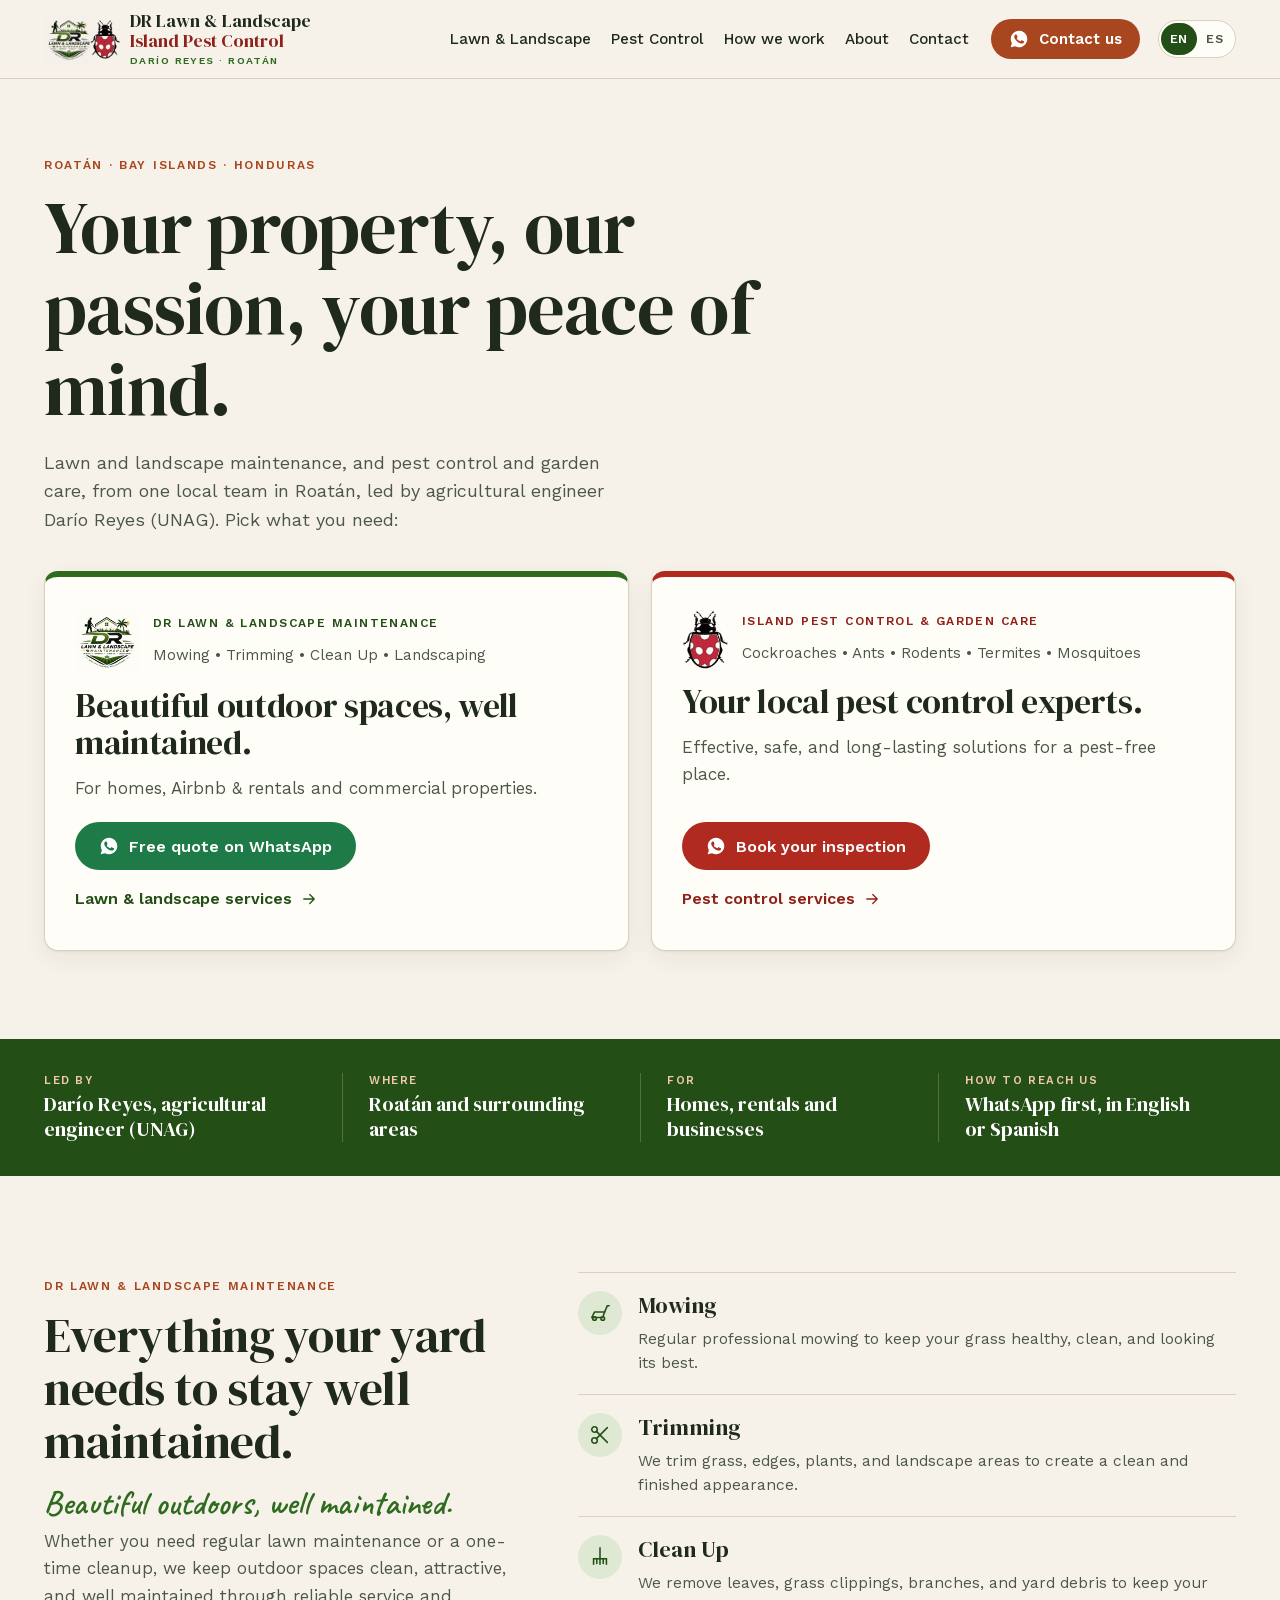
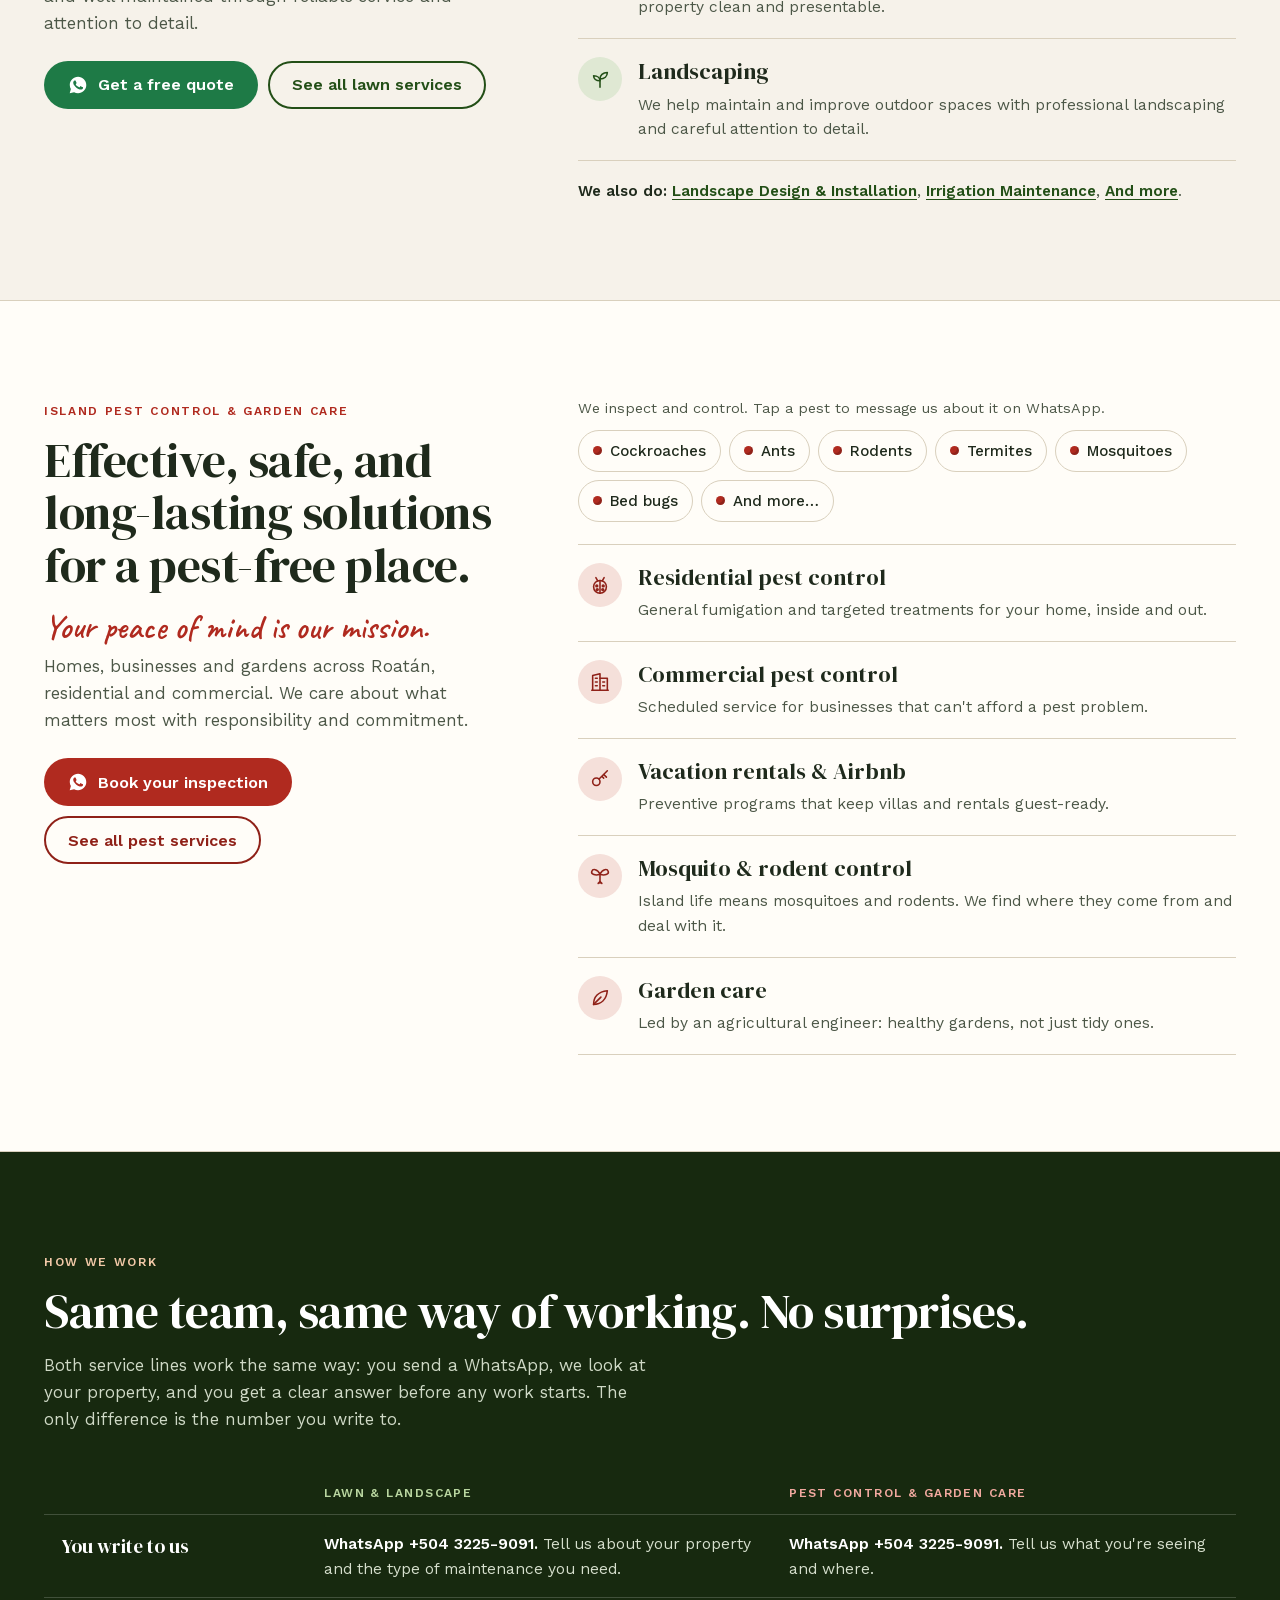
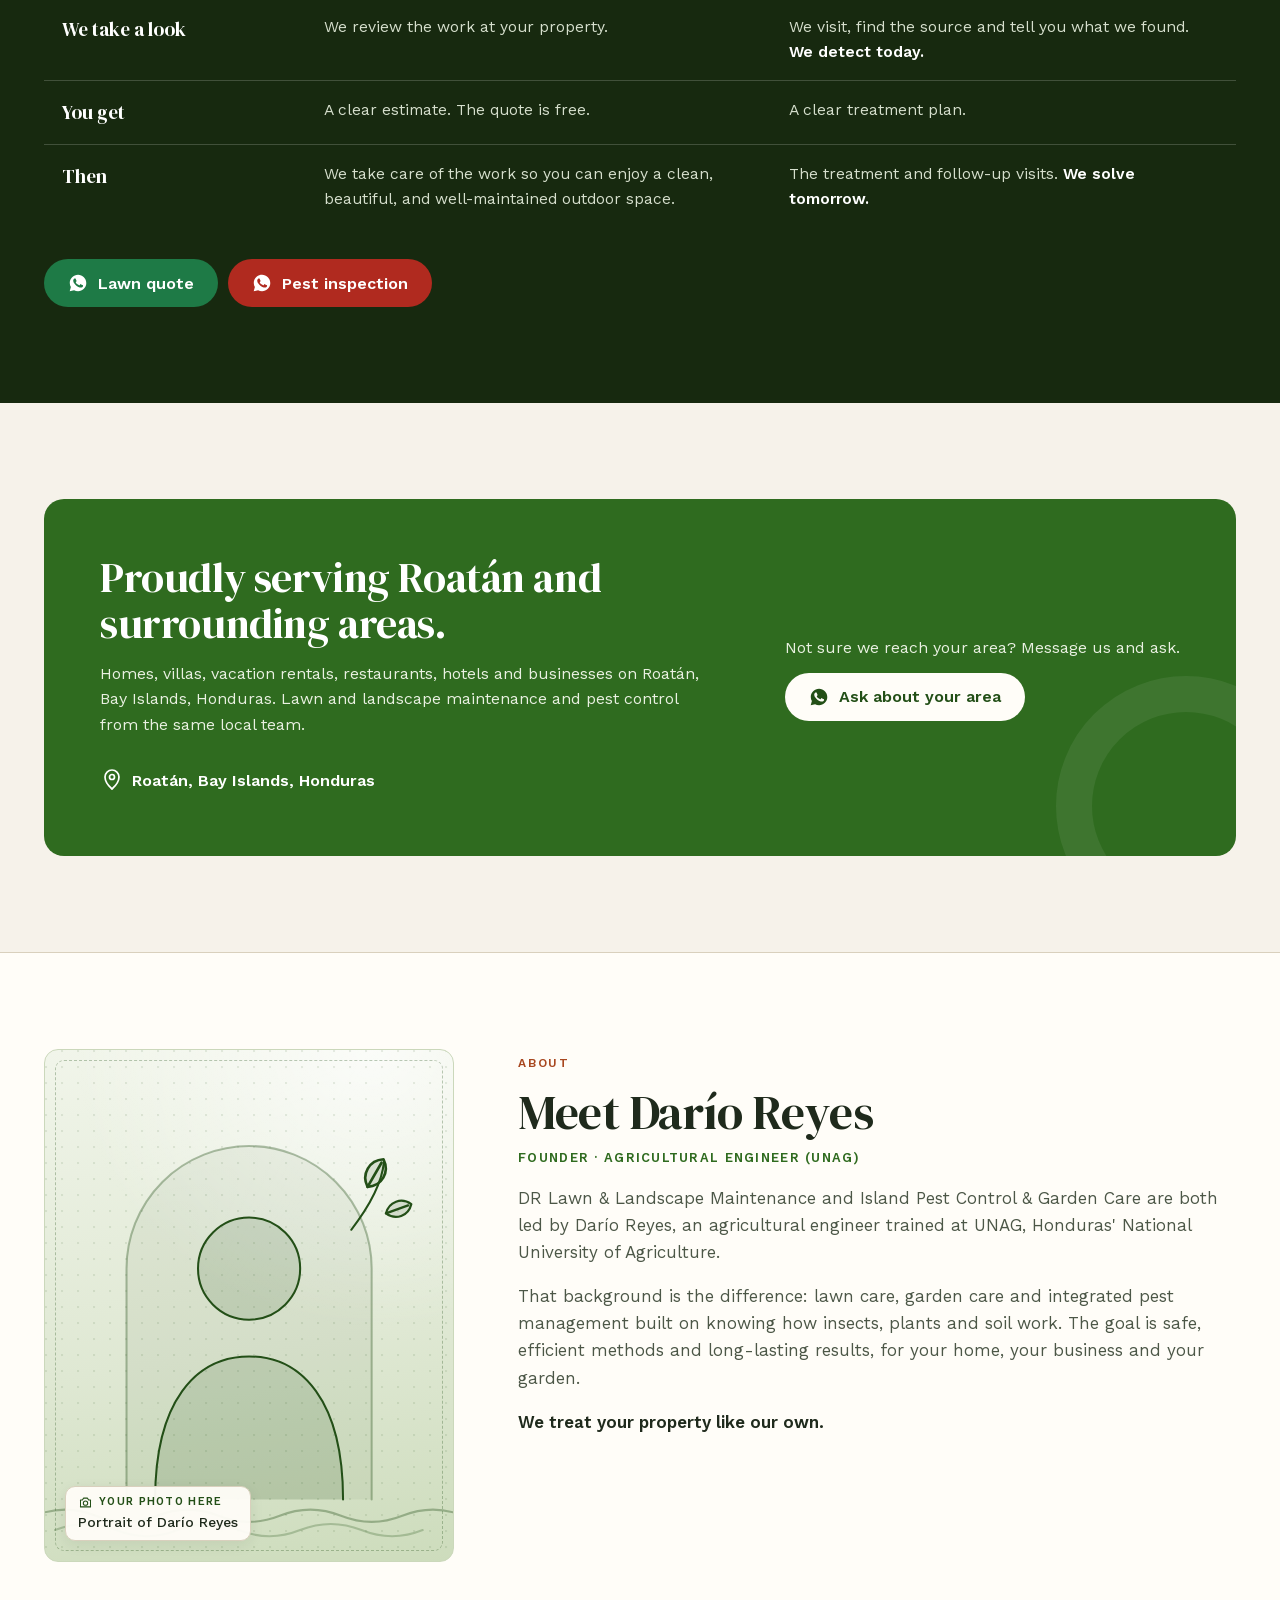
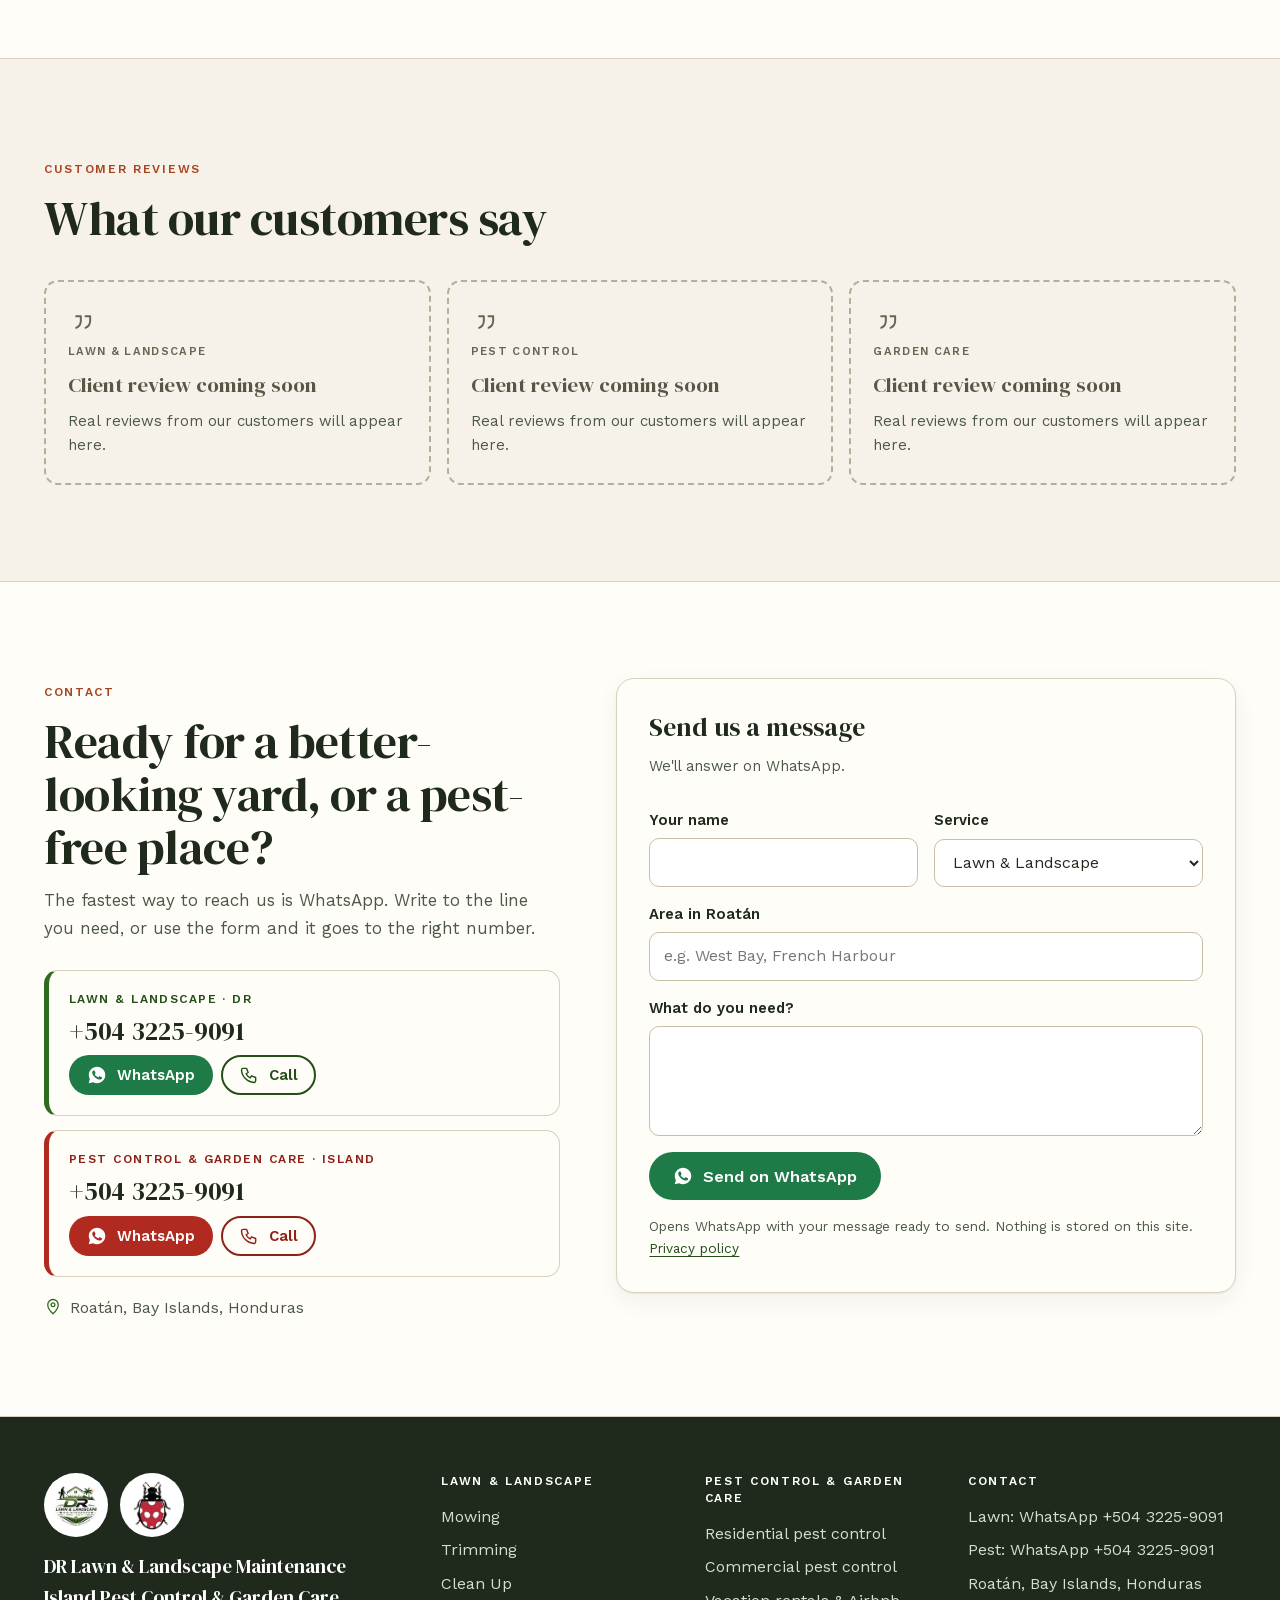
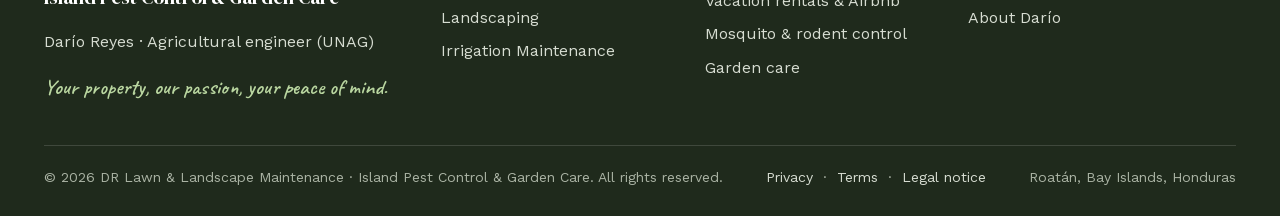
<file: index.html>
<!doctype html>
<html lang="en">
<head>
<meta name="google-site-verification" content="eLAcWBgbawYHVKgjj6qBlJbpfG8y035cS7dbeWm6K3U" />
<meta charset="utf-8">
<meta name="viewport" content="width=device-width, initial-scale=1">
<title>DR Lawn &amp; Landscape · Island Pest Control | Darío Reyes, Roatán</title>
<meta name="description" content="Lawn and landscape maintenance plus pest control and garden care in Roatán, Bay Islands, Honduras. Led by agricultural engineer Darío Reyes (UNAG). Quotes and inspections on WhatsApp.">
<link rel="canonical" href="https://dario-roatan.vercel.app/">
<link rel="alternate" hreflang="en" href="https://dario-roatan.vercel.app/">
<link rel="alternate" hreflang="es" href="https://dario-roatan.vercel.app/es/">
<link rel="alternate" hreflang="x-default" href="https://dario-roatan.vercel.app/">
<meta name="theme-color" content="#234f17">
<meta property="og:type" content="website">
<meta property="og:site_name" content="DR Lawn &amp; Landscape · Island Pest Control">
<meta property="og:title" content="DR Lawn &amp; Landscape · Island Pest Control | Darío Reyes, Roatán">
<meta property="og:description" content="Lawn and landscape maintenance plus pest control and garden care in Roatán, Bay Islands, Honduras. Led by agricultural engineer Darío Reyes (UNAG). Quotes and inspections on WhatsApp.">
<meta property="og:url" content="https://dario-roatan.vercel.app/">
<meta property="og:image" content="https://dario-roatan.vercel.app/assets/og-image.jpg">
<meta property="og:image:type" content="image/jpeg">
<meta property="og:image:width" content="1200">
<meta property="og:image:height" content="630">
<meta property="og:image:alt" content="DR Lawn &amp; Landscape Maintenance and Island Pest Control &amp; Garden Care logos. Darío Reyes, Roatán.">
<meta property="og:locale" content="en_US">
<meta property="og:locale:alternate" content="es_HN">
<meta name="twitter:card" content="summary_large_image">
<meta name="twitter:title" content="DR Lawn &amp; Landscape · Island Pest Control | Darío Reyes, Roatán">
<meta name="twitter:description" content="Lawn and landscape maintenance plus pest control and garden care in Roatán, Bay Islands, Honduras. Led by agricultural engineer Darío Reyes (UNAG). Quotes and inspections on WhatsApp.">
<meta name="twitter:image" content="https://dario-roatan.vercel.app/assets/og-image.jpg">
<meta name="twitter:image:alt" content="DR Lawn &amp; Landscape Maintenance and Island Pest Control &amp; Garden Care logos. Darío Reyes, Roatán.">
<link rel="icon" href="assets/favicon.svg" type="image/svg+xml">
<link rel="icon" href="assets/favicon-32.png" type="image/png" sizes="32x32">
<link rel="apple-touch-icon" href="assets/apple-touch-icon.png">
<link rel="preload" href="assets/fonts/dm-serif-display-400.woff2" as="font" type="font/woff2" crossorigin>
<link rel="preload" href="assets/fonts/work-sans-var.woff2" as="font" type="font/woff2" crossorigin>
<link rel="stylesheet" href="assets/styles.css?v=20261022b">
<script type="application/ld+json">
{
 "@context": "https://schema.org",
 "@graph": [
  {
   "@type": "Person",
   "@id": "https://dario-roatan.vercel.app/#dario",
   "name": "Darío Reyes",
   "jobTitle": "Agricultural engineer",
   "alumniOf": {
    "@type": "CollegeOrUniversity",
    "name": "Universidad Nacional de Agricultura (UNAG)"
   }
  },
  {
   "@type": "LocalBusiness",
   "@id": "https://dario-roatan.vercel.app/#lawn",
   "name": "DR Lawn & Landscape Maintenance",
   "slogan": "Beautiful Outdoors, Well Maintained",
   "url": "https://dario-roatan.vercel.app/lawn/",
   "telephone": "+50432259091",
   "logo": "https://dario-roatan.vercel.app/assets/logo-dr-lawn.jpg",
   "image": "https://dario-roatan.vercel.app/assets/og-lawn-en.jpg",
   "address": {
    "@type": "PostalAddress",
    "addressLocality": "Roatán",
    "addressRegion": "Islas de la Bahía",
    "addressCountry": "HN"
   },
   "areaServed": "Roatán, Bay Islands, Honduras",
   "founder": {
    "@id": "https://dario-roatan.vercel.app/#dario"
   },
   "knowsLanguage": [
    "en",
    "es"
   ]
  },
  {
   "@type": "LocalBusiness",
   "@id": "https://dario-roatan.vercel.app/#pest",
   "name": "Island Pest Control & Garden Care",
   "slogan": "Your peace of mind is our mission",
   "url": "https://dario-roatan.vercel.app/pest/",
   "telephone": "+50432259091",
   "logo": "https://dario-roatan.vercel.app/assets/ipc-wordmark.png",
   "image": "https://dario-roatan.vercel.app/assets/og-pest-en.jpg",
   "address": {
    "@type": "PostalAddress",
    "addressLocality": "Roatán",
    "addressRegion": "Islas de la Bahía",
    "addressCountry": "HN"
   },
   "areaServed": "Roatán, Bay Islands, Honduras",
   "founder": {
    "@id": "https://dario-roatan.vercel.app/#dario"
   },
   "knowsLanguage": [
    "en",
    "es"
   ]
  }
 ]
}
</script>
<script>document.documentElement.classList.add("js")</script>
</head>
<body>
<svg width="0" height="0" style="position:absolute" aria-hidden="true" focusable="false"><symbol id="i-mower" viewBox="0 0 24 24"><path d="M3 17h12l2-6H6z"/><circle cx="6" cy="18" r="2"/><circle cx="15" cy="18" r="2"/><path d="M17 11l3-7h2"/></symbol><symbol id="i-scissors" viewBox="0 0 24 24"><circle cx="6" cy="6" r="3"/><circle cx="6" cy="18" r="3"/><path d="M8.1 8.1L20 20M8.1 15.9L20 4"/></symbol><symbol id="i-rake" viewBox="0 0 24 24"><path d="M12 2v12"/><path d="M5 14h14"/><path d="M5 14v6M8.5 14v5M12 14v6M15.5 14v5M19 14v6"/></symbol><symbol id="i-sprout" viewBox="0 0 24 24"><path d="M12 21v-9"/><path d="M12 12c0-4 3-7 8-7 0 4-3 7-8 7z"/><path d="M12 14c0-3-2.5-5.5-7-5.5 0 3 2.5 5.5 7 5.5z"/></symbol><symbol id="i-leaf" viewBox="0 0 24 24"><path d="M5 19c0-8 5-14 15-15-1 10-7 15-15 15z"/><path d="M5 19l8-8"/></symbol><symbol id="i-design" viewBox="0 0 24 24"><path d="M3 21h18"/><path d="M5 21V10l7-5 7 5v11"/><path d="M9 21v-5h6v5"/><path d="M12 5V2"/></symbol><symbol id="i-drop" viewBox="0 0 24 24"><path d="M12 3s6 6.5 6 11a6 6 0 0 1-12 0c0-4.5 6-11 6-11z"/><path d="M9.5 15a2.5 2.5 0 0 0 2.5 2.5"/></symbol><symbol id="i-plus" viewBox="0 0 24 24"><circle cx="12" cy="12" r="9"/><path d="M12 8v8M8 12h8"/></symbol><symbol id="i-home" viewBox="0 0 24 24"><path d="M3 11l9-7 9 7"/><path d="M5 10v10h14V10"/><path d="M10 20v-6h4v6"/></symbol><symbol id="i-key" viewBox="0 0 24 24"><circle cx="8" cy="15" r="4"/><path d="M11 12l9-9M16 7l3 3M14 9l2 2"/></symbol><symbol id="i-building" viewBox="0 0 24 24"><path d="M4 21V5l8-2v18"/><path d="M12 8h8v13"/><path d="M3 21h18"/><path d="M7 8h2M7 12h2M7 16h2M15 12h2M15 16h2"/></symbol><symbol id="i-shield" viewBox="0 0 24 24"><path d="M12 3l8 3v6c0 5-3.5 8-8 9-4.5-1-8-4-8-9V6z"/><path d="M8.5 12l2.5 2.5 4.5-5"/></symbol><symbol id="i-pin" viewBox="0 0 24 24"><path d="M12 21s-7-6.2-7-12a7 7 0 0 1 14 0c0 5.8-7 12-7 12z"/><circle cx="12" cy="9" r="2.5"/></symbol><symbol id="i-award" viewBox="0 0 24 24"><circle cx="12" cy="9" r="6"/><path d="M9.5 9l2 2 3.5-3.5"/><path d="M8.5 14L7 22l5-3 5 3-1.5-8"/></symbol><symbol id="i-calendar" viewBox="0 0 24 24"><rect x="3" y="5" width="18" height="16" rx="2"/><path d="M3 10h18M8 3v4M16 3v4"/><path d="M8 14h2M12 14h2M16 14h0M8 17h2M12 17h2"/></symbol><symbol id="i-phone" viewBox="0 0 24 24"><path d="M5 4h4l2 5-2.5 1.5a11 11 0 0 0 5 5L15 13l5 2v4a2 2 0 0 1-2 2A16 16 0 0 1 3 6a2 2 0 0 1 2-2z"/></symbol><symbol id="i-quote" viewBox="0 0 24 24"><path d="M7 7h4v4c0 3-1.5 5-4 6M15 7h4v4c0 3-1.5 5-4 6"/></symbol><symbol id="i-menu" viewBox="0 0 24 24"><path d="M4 7h16M4 12h16M4 17h16"/></symbol><symbol id="i-arrow" viewBox="0 0 24 24"><path d="M5 12h14M13 6l6 6-6 6"/></symbol><symbol id="i-wa" viewBox="0 0 24 24"><path d="M12.04 2C6.58 2 2.13 6.45 2.13 11.91c0 1.75.46 3.45 1.32 4.95L2.05 22l5.25-1.38c1.45.79 3.08 1.21 4.74 1.21 5.46 0 9.91-4.45 9.91-9.91C21.95 6.45 17.5 2 12.04 2zm5.79 14.11c-.24.68-1.42 1.3-1.95 1.35-.5.05-1.13.07-1.82-.11-.42-.13-.96-.31-1.65-.61-2.9-1.25-4.8-4.17-4.94-4.36-.14-.19-1.18-1.57-1.18-3s.75-2.13 1.02-2.42c.27-.29.58-.36.78-.36h.56c.18 0 .42-.07.66.5.24.58.82 2 .89 2.15.07.15.12.32.02.51-.1.19-.15.31-.29.48-.14.17-.3.38-.43.51-.14.14-.29.3-.13.58.17.29.75 1.23 1.6 1.99 1.1.98 2.03 1.28 2.32 1.43.29.14.46.12.63-.07.17-.19.72-.84.92-1.13.19-.29.39-.24.65-.14.27.1 1.69.8 1.98.94.29.14.48.22.55.34.07.12.07.7-.17 1.38z"/></symbol>
<symbol id="i-bug" viewBox="0 0 24 24"><path d="M12 7c-3.9 0-7 3-7 7s3.1 7 7 7 7-3 7-7-3.1-7-7-7z"/><path d="M12 7v14"/><path d="M9.5 7.5L7.5 4M14.5 7.5l2-3.5"/><circle cx="8.5" cy="13" r="1"/><circle cx="15.5" cy="13" r="1"/><circle cx="9" cy="17" r="1"/><circle cx="15" cy="17" r="1"/></symbol><symbol id="i-spray" viewBox="0 0 24 24"><rect x="8" y="10" width="8" height="11" rx="2"/><path d="M10 10V7h4v3M14 7h2.5l2-2M17.5 3.5l1 1M19.5 6.5l1 .5M19 9l1 1"/></symbol><symbol id="i-wing" viewBox="0 0 24 24"><path d="M12 10v10"/><path d="M12 10C9 4 4 4 3 7s4 5 9 3zM12 10c3-6 8-6 9-3s-4 5-9 3z"/><path d="M10 20l2-2 2 2"/></symbol><symbol id="i-camera" viewBox="0 0 24 24"><path d="M4 8h3l2-3h6l2 3h3v11H4z"/><circle cx="12" cy="13" r="3.5"/></symbol></svg>
<a class="skip" href="#main">Skip to content</a>
<header class="site-header">
  <div class="wrap nav" id="nav">
    <a class="brand" href="./" aria-label="DR Lawn &amp; Landscape · Island Pest Control, home">
      <span class="brand-marks"><img class="m-dr" src="assets/logo-dr-lawn.jpg" width="50" height="50" alt=""><img class="m-ipc" src="assets/ipc-mark.png" width="30" height="39" alt=""></span>
      <span class="brand-name" aria-hidden="true"><span class="l1">DR Lawn &amp; Landscape</span><span class="sep">·</span><span class="l2">Island Pest Control</span><small>Darío Reyes · Roatán</small></span>
    </a>
    <div class="lang" role="group" aria-label="Language"><span aria-current="true" lang="en">EN</span><a href="es/" lang="es" hreflang="es" aria-label="Español">ES</a></div>
    <button class="nav-toggle" type="button" aria-expanded="false" aria-controls="nav-menu" aria-label="Menu"><svg class="icon" aria-hidden="true" focusable="false"><use href="#i-menu"/></svg></button>
    <nav class="nav-menu" id="nav-menu" aria-label="Menu">
      <ul class="nav-links"><li><a href="#lawn">Lawn & Landscape</a></li><li><a href="#pest">Pest Control</a></li><li><a href="#how">How we work</a></li><li><a href="#about">About</a></li><li><a href="#contact">Contact</a></li></ul>
      <a class="btn btn-terra btn-sm" href="#contact"><svg class="icon icon-fill" aria-hidden="true" focusable="false"><use href="#i-wa"/></svg>Contact us</a>
    </nav>
  </div>
</header>
<main id="main">
  <section class="hero" aria-labelledby="hero-title">
    <div class="wrap">
      <div class="hero-top">
        <p class="kicker">Roatán · Bay Islands · Honduras</p>
        <h1 id="hero-title">Your property, our passion, your peace of mind.</h1>
        <p class="lead">Lawn and landscape maintenance, and pest control and garden care, from one local team in Roatán, led by agricultural engineer Darío Reyes (UNAG). Pick what you need:</p>
      </div>
      <div class="entries">
        <article class="entry">
          <div class="entry-head"><img class="lg-dr" src="assets/logo-dr-lawn.jpg" width="64" height="64" alt="DR Lawn &amp; Landscape Maintenance logo"><div><p class="entry-name">DR Lawn &amp; Landscape Maintenance</p><p class="tags">Mowing • Trimming • Clean Up • Landscaping</p></div></div>
          <h2>Beautiful outdoor spaces, well maintained.</h2>
          <p class="lead">For homes, Airbnb & rentals and commercial properties.</p>
          <div class="entry-cta"><a class="btn btn-wa" href="https://wa.me/50432259091?text=Hi%20DR%20Lawn%20%26%20Landscape%2C%20I%27d%20like%20a%20free%20quote%20for%20my%20property." target="_blank" rel="noopener"><svg class="icon icon-fill" aria-hidden="true" focusable="false"><use href="#i-wa"/></svg>Free quote on WhatsApp</a><a class="text-link" href="lawn/">Lawn & landscape services<svg class="icon" aria-hidden="true" focusable="false"><use href="#i-arrow"/></svg></a></div>
        </article>
        <article class="entry line-pest">
          <div class="entry-head"><img class="lg-ipc" src="assets/ipc-mark.png" width="46" height="60" alt="Island Pest Control &amp; Garden Care ladybug mark"><div><p class="entry-name">Island Pest Control &amp; Garden Care</p><p class="tags">Cockroaches • Ants • Rodents • Termites • Mosquitoes</p></div></div>
          <h2>Your local pest control experts.</h2>
          <p class="lead">Effective, safe, and long-lasting solutions for a pest-free place.</p>
          <div class="entry-cta"><a class="btn btn-red" href="https://wa.me/50432259091?text=Hi%20Island%20Pest%20Control%2C%20I%27d%20like%20to%20book%20an%20inspection." target="_blank" rel="noopener"><svg class="icon icon-fill" aria-hidden="true" focusable="false"><use href="#i-wa"/></svg>Book your inspection</a><a class="text-link" href="pest/">Pest control services<svg class="icon" aria-hidden="true" focusable="false"><use href="#i-arrow"/></svg></a></div>
        </article>
      </div>
    </div>
  </section>

  <div class="facts" role="region" aria-label="Key facts">
    <div class="wrap">
      <dl>
        <div><dt>Led by</dt><dd>Darío Reyes, agricultural engineer (UNAG)</dd></div>
        <div><dt>Where</dt><dd>Roatán and surrounding areas</dd></div>
        <div><dt>For</dt><dd>Homes, rentals and businesses</dd></div>
        <div><dt>How to reach us</dt><dd>WhatsApp first, in English or Spanish</dd></div>
      </dl>
    </div>
  </div>

  <section id="lawn" aria-labelledby="lawn-title">
    <div class="wrap split">
      <div class="line-intro">
        <p class="kicker">DR Lawn &amp; Landscape Maintenance</p>
        <h2 class="h2" id="lawn-title">Everything your yard needs to stay well maintained.</h2>
        <span class="script">Beautiful outdoors, well maintained.</span>
        <p class="lead">Whether you need regular lawn maintenance or a one-time cleanup, we keep outdoor spaces clean, attractive, and well maintained through reliable service and attention to detail.</p>
        <div class="btns"><a class="btn btn-wa" href="https://wa.me/50432259091?text=Hi%20DR%20Lawn%20%26%20Landscape%2C%20I%27d%20like%20a%20free%20quote%20for%20my%20property." target="_blank" rel="noopener"><svg class="icon icon-fill" aria-hidden="true" focusable="false"><use href="#i-wa"/></svg>Get a free quote</a><a class="btn btn-ghost" href="lawn/">See all lawn services</a></div>
      </div>
      <div>
        <ul class="svc-list"><li><span class="icon-dot"><svg class="icon" aria-hidden="true" focusable="false"><use href="#i-mower"/></svg></span><h3>Mowing</h3><p>Regular professional mowing to keep your grass healthy, clean, and looking its best.</p></li><li><span class="icon-dot"><svg class="icon" aria-hidden="true" focusable="false"><use href="#i-scissors"/></svg></span><h3>Trimming</h3><p>We trim grass, edges, plants, and landscape areas to create a clean and finished appearance.</p></li><li><span class="icon-dot"><svg class="icon" aria-hidden="true" focusable="false"><use href="#i-rake"/></svg></span><h3>Clean Up</h3><p>We remove leaves, grass clippings, branches, and yard debris to keep your property clean and presentable.</p></li><li><span class="icon-dot"><svg class="icon" aria-hidden="true" focusable="false"><use href="#i-sprout"/></svg></span><h3>Landscaping</h3><p>We help maintain and improve outdoor spaces with professional landscaping and careful attention to detail.</p></li></ul>
        <p class="also"><strong>We also do:</strong> <a href="https://wa.me/50432259091?text=Hi%20DR%20Lawn%20%26%20Landscape%2C%20I%27d%20like%20a%20free%20quote%20for%20landscape%20design%20and%20installation." target="_blank" rel="noopener">Landscape Design & Installation</a>, <a href="https://wa.me/50432259091?text=Hi%20DR%20Lawn%20%26%20Landscape%2C%20I%27d%20like%20a%20free%20quote%20for%20irrigation%20maintenance." target="_blank" rel="noopener">Irrigation Maintenance</a>, <a href="https://wa.me/50432259091?text=Hi%20DR%20Lawn%20%26%20Landscape%2C%20I%27d%20like%20a%20free%20quote%20for%20another%20outdoor%20service." target="_blank" rel="noopener">And more</a>.</p>
      </div>
    </div>
  </section>

  <section id="pest" class="band-paper line-pest" aria-labelledby="pest-title">
    <div class="wrap split">
      <div class="line-intro">
        <p class="kicker">Island Pest Control &amp; Garden Care</p>
        <h2 class="h2" id="pest-title">Effective, safe, and long-lasting solutions for a pest-free place.</h2>
        <span class="script">Your peace of mind is our mission.</span>
        <p class="lead">Homes, businesses and gardens across Roatán, residential and commercial. We care about what matters most with responsibility and commitment.</p>
        <div class="btns"><a class="btn btn-red" href="https://wa.me/50432259091?text=Hi%20Island%20Pest%20Control%2C%20I%27d%20like%20to%20book%20an%20inspection." target="_blank" rel="noopener"><svg class="icon icon-fill" aria-hidden="true" focusable="false"><use href="#i-wa"/></svg>Book your inspection</a><a class="btn btn-ghost" href="pest/">See all pest services</a></div>
      </div>
      <div>
        <p class="chips-note">We inspect and control. Tap a pest to message us about it on WhatsApp.</p>
        <ul class="pest-chips"><li><a href="https://wa.me/50432259091?text=Hi%20Island%20Pest%20Control%2C%20I%27d%20like%20to%20book%20an%20inspection%20for%20cockroaches." target="_blank" rel="noopener">Cockroaches<span class="sr-only"> (WhatsApp)</span></a></li><li><a href="https://wa.me/50432259091?text=Hi%20Island%20Pest%20Control%2C%20I%27d%20like%20to%20book%20an%20inspection%20for%20ants." target="_blank" rel="noopener">Ants<span class="sr-only"> (WhatsApp)</span></a></li><li><a href="https://wa.me/50432259091?text=Hi%20Island%20Pest%20Control%2C%20I%27d%20like%20to%20book%20an%20inspection%20for%20rodents." target="_blank" rel="noopener">Rodents<span class="sr-only"> (WhatsApp)</span></a></li><li><a href="https://wa.me/50432259091?text=Hi%20Island%20Pest%20Control%2C%20I%27d%20like%20to%20book%20an%20inspection%20for%20termites." target="_blank" rel="noopener">Termites<span class="sr-only"> (WhatsApp)</span></a></li><li><a href="https://wa.me/50432259091?text=Hi%20Island%20Pest%20Control%2C%20I%27d%20like%20to%20book%20an%20inspection%20for%20mosquitoes." target="_blank" rel="noopener">Mosquitoes<span class="sr-only"> (WhatsApp)</span></a></li><li><a href="https://wa.me/50432259091?text=Hi%20Island%20Pest%20Control%2C%20I%27d%20like%20to%20book%20an%20inspection%20for%20bed%20bugs." target="_blank" rel="noopener">Bed bugs<span class="sr-only"> (WhatsApp)</span></a></li><li><a href="https://wa.me/50432259091?text=Hi%20Island%20Pest%20Control%2C%20I%27d%20like%20to%20book%20an%20inspection.%20The%20problem%20is%3A%20" target="_blank" rel="noopener">And more…<span class="sr-only"> (WhatsApp)</span></a></li></ul>
        <ul class="svc-list"><li><span class="icon-dot"><svg class="icon" aria-hidden="true" focusable="false"><use href="#i-bug"/></svg></span><h3>Residential pest control</h3><p>General fumigation and targeted treatments for your home, inside and out.</p></li><li><span class="icon-dot"><svg class="icon" aria-hidden="true" focusable="false"><use href="#i-building"/></svg></span><h3>Commercial pest control</h3><p>Scheduled service for businesses that can't afford a pest problem.</p></li><li><span class="icon-dot"><svg class="icon" aria-hidden="true" focusable="false"><use href="#i-key"/></svg></span><h3>Vacation rentals & Airbnb</h3><p>Preventive programs that keep villas and rentals guest-ready.</p></li><li><span class="icon-dot"><svg class="icon" aria-hidden="true" focusable="false"><use href="#i-wing"/></svg></span><h3>Mosquito & rodent control</h3><p>Island life means mosquitoes and rodents. We find where they come from and deal with it.</p></li><li><span class="icon-dot"><svg class="icon" aria-hidden="true" focusable="false"><use href="#i-leaf"/></svg></span><h3>Garden care</h3><p>Led by an agricultural engineer: healthy gardens, not just tidy ones.</p></li></ul>
      </div>
    </div>
  </section>

  <section class="how" id="how" aria-labelledby="how-title">
    <div class="wrap">
      <p class="kicker">How we work</p>
      <h2 class="h2" id="how-title">Same team, same way of working. No surprises.</h2>
      <p class="lead" style="margin-top:14px">Both service lines work the same way: you send a WhatsApp, we look at your property, and you get a clear answer before any work starts. The only difference is the number you write to.</p>
      <table class="how-table">
        <caption class="sr-only">How each service line works</caption>
        <colgroup><col class="col-h"><col><col></colgroup>
        <thead><tr><td></td><th scope="col" class="c-lawn">Lawn & Landscape</th><th scope="col" class="c-pest">Pest Control & Garden Care</th></tr></thead>
        <tbody><tr><th scope="row">You write to us</th><td class="c-lawn" data-label="Lawn & Landscape"><strong>WhatsApp +504 3225-9091.</strong> Tell us about your property and the type of maintenance you need.</td><td class="c-pest" data-label="Pest Control & Garden Care"><strong>WhatsApp +504 3225-9091.</strong> Tell us what you're seeing and where.</td></tr><tr><th scope="row">We take a look</th><td class="c-lawn" data-label="Lawn & Landscape">We review the work at your property.</td><td class="c-pest" data-label="Pest Control & Garden Care">We visit, find the source and tell you what we found. <strong>We detect today.</strong></td></tr><tr><th scope="row">You get</th><td class="c-lawn" data-label="Lawn & Landscape">A clear estimate. The quote is free.</td><td class="c-pest" data-label="Pest Control & Garden Care">A clear treatment plan.</td></tr><tr><th scope="row">Then</th><td class="c-lawn" data-label="Lawn & Landscape">We take care of the work so you can enjoy a clean, beautiful, and well-maintained outdoor space.</td><td class="c-pest" data-label="Pest Control & Garden Care">The treatment and follow-up visits. <strong>We solve tomorrow.</strong></td></tr></tbody>
      </table>
      <div class="btns"><a class="btn btn-wa" href="https://wa.me/50432259091?text=Hi%20DR%20Lawn%20%26%20Landscape%2C%20I%27d%20like%20a%20free%20quote%20for%20my%20property." target="_blank" rel="noopener"><svg class="icon icon-fill" aria-hidden="true" focusable="false"><use href="#i-wa"/></svg>Lawn quote</a><a class="btn btn-red" href="https://wa.me/50432259091?text=Hi%20Island%20Pest%20Control%2C%20I%27d%20like%20to%20book%20an%20inspection." target="_blank" rel="noopener"><svg class="icon icon-fill" aria-hidden="true" focusable="false"><use href="#i-wa"/></svg>Pest inspection</a></div>
    </div>
  </section>

  <section id="area" aria-labelledby="area-title">
    <div class="wrap">
      <div class="area-card">
        <div>
          <h2 class="h2" id="area-title">Proudly serving Roatán and surrounding areas.</h2>
          <p>Homes, villas, vacation rentals, restaurants, hotels and businesses on Roatán, Bay Islands, Honduras. Lawn and landscape maintenance and pest control from the same local team.</p>
          <span class="place"><svg class="icon" aria-hidden="true" focusable="false"><use href="#i-pin"/></svg>Roatán, Bay Islands, Honduras</span>
        </div>
        <div class="area-actions">
          <p style="margin:0">Not sure we reach your area? Message us and ask.</p>
          <a class="btn btn-light" href="https://wa.me/50432259091?text=Hi%20Dar%C3%ADo%2C%20do%20you%20cover%20my%20area%20in%20Roat%C3%A1n%3F%20I%27m%20located%20in%3A%20" target="_blank" rel="noopener"><svg class="icon icon-fill" aria-hidden="true" focusable="false"><use href="#i-wa"/></svg>Ask about your area</a>
        </div>
      </div>
    </div>
  </section>

  <section id="about" class="band-paper" aria-labelledby="about-title">
    <div class="wrap about-grid">
      <figure class="ph portrait"><svg viewBox="0 0 400 500" preserveAspectRatio="xMidYMid slice" aria-hidden="true" focusable="false"><g fill="none" stroke="currentColor" stroke-width="2" stroke-linecap="round" stroke-linejoin="round"><path d="M80 440V214A120 120 0 0 1 320 214V440" stroke-opacity=".35" fill="currentColor" fill-opacity=".06"/><circle cx="200" cy="214" r="50" fill="currentColor" fill-opacity=".13"/><path d="M108 440C108 344 148 300 200 300S292 344 292 440" fill="currentColor" fill-opacity=".13"/><path stroke-opacity=".35" d="M-10 456c20-8 40-8 60 0s40 8 60 0 40-8 60 0 40 8 60 0 40-8 60 0 40 8 60 0 40-8 60 0"/><path stroke-opacity=".25" d="M10 470c20-8 40-8 60 0s40 8 60 0 40-8 60 0 40 8 60 0 40-8 60 0 40 8 60 0"/><g transform="translate(316 134) rotate(-60) scale(1.3)"><path d="M0 0C6-9 18-9 24 0C18 9 6 9 0 0Z" fill="currentColor" fill-opacity=".13"/><path d="M0 0H21"/></g><g transform="translate(334 160) rotate(-20) scale(1.1)"><path d="M0 0C6-9 18-9 24 0C18 9 6 9 0 0Z" fill="currentColor" fill-opacity=".13"/><path d="M0 0H21"/></g><path d="M300 176C320 150 330 130 332 110"/></g></svg><figcaption><span class="ph-k"><svg class="icon" aria-hidden="true" focusable="false"><use href="#i-camera"/></svg>Your photo here<span class="sr-only">:</span></span><span class="ph-d">Portrait of Darío Reyes</span></figcaption></figure>
      <div>
        <p class="kicker">About</p>
        <h2 class="h2" id="about-title">Meet Darío Reyes</h2>
        <p class="role">Founder · Agricultural engineer (UNAG)</p>
        <div class="about-body">
          <p>DR Lawn &amp; Landscape Maintenance and Island Pest Control &amp; Garden Care are both led by Darío Reyes, an agricultural engineer trained at UNAG, Honduras' National University of Agriculture.</p>
          <p>That background is the difference: lawn care, garden care and integrated pest management built on knowing how insects, plants and soil work. The goal is safe, efficient methods and long-lasting results, for your home, your business and your garden.</p>
          <p><strong>We treat your property like our own.</strong></p>
        </div>
      </div>
    </div>
  </section>

  <section id="reviews" aria-labelledby="rev-title">
    <div class="wrap">
      <div class="section-head">
        <p class="kicker">Customer reviews</p>
        <h2 class="h2" id="rev-title">What our customers say</h2>
      </div>
      <ul class="reviews-grid"><li class="review-ph"><svg class="icon" aria-hidden="true" focusable="false"><use href="#i-quote"/></svg><span class="tag">Lawn & Landscape</span><strong>Client review coming soon</strong><span>Real reviews from our customers will appear here.</span></li><li class="review-ph"><svg class="icon" aria-hidden="true" focusable="false"><use href="#i-quote"/></svg><span class="tag">Pest Control</span><strong>Client review coming soon</strong><span>Real reviews from our customers will appear here.</span></li><li class="review-ph"><svg class="icon" aria-hidden="true" focusable="false"><use href="#i-quote"/></svg><span class="tag">Garden Care</span><strong>Client review coming soon</strong><span>Real reviews from our customers will appear here.</span></li></ul>
    </div>
  </section>

  <section id="contact" class="band-paper" aria-labelledby="contact-title">
    <div class="wrap contact-grid">
      <div>
        <p class="kicker">Contact</p>
        <h2 class="h2" id="contact-title">Ready for a better-looking yard, or a pest-free place?</h2>
        <p class="lead" style="margin-top:14px">The fastest way to reach us is WhatsApp. Write to the line you need, or use the form and it goes to the right number.</p>
        <div class="lines">
          <div class="line-card">
            <span class="lc-name">Lawn & Landscape · DR</span>
            <a class="lc-num" href="tel:+50432259091">+504 3225-9091</a>
            <div class="lc-btns"><a class="btn btn-wa btn-sm" href="https://wa.me/50432259091?text=Hi%20DR%20Lawn%20%26%20Landscape%2C%20I%27d%20like%20a%20free%20quote%20for%20my%20property." target="_blank" rel="noopener"><svg class="icon icon-fill" aria-hidden="true" focusable="false"><use href="#i-wa"/></svg>WhatsApp</a><a class="btn btn-ghost btn-sm" href="tel:+50432259091"><svg class="icon" aria-hidden="true" focusable="false"><use href="#i-phone"/></svg>Call</a></div>
          </div>
          <div class="line-card line-pest">
            <span class="lc-name">Pest Control & Garden Care · Island</span>
            <a class="lc-num" href="tel:+50432259091">+504 3225-9091</a>
            <div class="lc-btns"><a class="btn btn-red btn-sm" href="https://wa.me/50432259091?text=Hi%20Island%20Pest%20Control%2C%20I%27d%20like%20to%20book%20an%20inspection." target="_blank" rel="noopener"><svg class="icon icon-fill" aria-hidden="true" focusable="false"><use href="#i-wa"/></svg>WhatsApp</a><a class="btn btn-ghost btn-sm" href="tel:+50432259091"><svg class="icon" aria-hidden="true" focusable="false"><use href="#i-phone"/></svg>Call</a></div>
          </div>
        </div>
        <p class="contact-meta"><svg class="icon" aria-hidden="true" focusable="false"><use href="#i-pin"/></svg>Roatán, Bay Islands, Honduras</p>
      </div>
      <form class="quote-form" action="https://wa.me/50432259091" method="get" target="_blank" data-lang="en" data-lawn="50432259091" data-pest="50432259091">
        <h3>Send us a message</h3>
        <p class="hint">We'll answer on WhatsApp.</p>
        <div class="field-row">
          <div class="field"><label for="f-name">Your name</label><input id="f-name" type="text" autocomplete="name"></div>
          <div class="field"><label for="f-line">Service</label>
            <select id="f-line">
              <option value="lawn">Lawn & Landscape</option>
              <option value="pest">Pest Control & Garden Care</option>
              <option value="both">Both</option>
            </select></div>
        </div>
        <div class="field"><label for="f-area">Area in Roatán</label><input id="f-area" type="text" placeholder="e.g. West Bay, French Harbour"></div>
        <div class="field"><label for="f-msg">What do you need?</label><textarea id="f-msg" name="text" required></textarea></div>
        <button class="btn btn-wa" type="submit"><svg class="icon icon-fill" aria-hidden="true" focusable="false"><use href="#i-wa"/></svg>Send on WhatsApp</button>
        <p class="form-note">Opens WhatsApp with your message ready to send. Nothing is stored on this site. <a href="privacy/">Privacy policy</a></p>
      </form>
    </div>
  </section>
</main>
<footer class="site-footer">
  <div class="wrap">
    <div class="footer-grid">
      <div>
        <div class="footer-brand">
          <span class="fm"><img src="assets/logo-dr-lawn.jpg" width="54" height="54" alt="" loading="lazy"></span>
          <span class="fm"><img src="assets/ipc-mark.png" width="40" height="52" alt="" loading="lazy"></span>
        </div>
        <p style="margin-top:14px"><strong style="font-family:var(--serif);font-weight:400;font-size:1.2rem;color:#fff">DR Lawn &amp; Landscape Maintenance<br>Island Pest Control &amp; Garden Care</strong></p>
        <p>Darío Reyes · Agricultural engineer (UNAG)</p>
        <span class="footer-tag">Your property, our passion, your peace of mind.</span>
      </div>
      <nav aria-labelledby="f-lawn-en"><h2 id="f-lawn-en">Lawn & Landscape</h2><ul>
        <li><a href="lawn/">Mowing</a></li>
        <li><a href="lawn/">Trimming</a></li>
        <li><a href="lawn/">Clean Up</a></li>
        <li><a href="lawn/">Landscaping</a></li>
        <li><a href="lawn/">Irrigation Maintenance</a></li></ul></nav>
      <nav aria-labelledby="f-pest-en"><h2 id="f-pest-en">Pest Control & Garden Care</h2><ul>
        <li><a href="pest/">Residential pest control</a></li>
        <li><a href="pest/">Commercial pest control</a></li>
        <li><a href="pest/">Vacation rentals & Airbnb</a></li>
        <li><a href="pest/">Mosquito & rodent control</a></li>
        <li><a href="pest/">Garden care</a></li></ul></nav>
      <div><h2>Contact</h2>
        <ul>
          <li>Lawn: <a href="https://wa.me/50432259091?text=Hi%20DR%20Lawn%20%26%20Landscape%2C%20I%27d%20like%20a%20free%20quote%20for%20my%20property." target="_blank" rel="noopener">WhatsApp +504 3225-9091</a></li>
          <li>Pest: <a href="https://wa.me/50432259091?text=Hi%20Island%20Pest%20Control%2C%20I%27d%20like%20to%20book%20an%20inspection." target="_blank" rel="noopener">WhatsApp +504 3225-9091</a></li>
          <li>Roatán, Bay Islands, Honduras</li>
          <li><a href="./#about">About Darío</a></li>
        </ul>
      </div>
    </div>
    <div class="footer-bottom">
      <span>&copy; 2026 DR Lawn &amp; Landscape Maintenance · Island Pest Control &amp; Garden Care. All rights reserved.</span>
      <nav class="footer-legal" aria-label="Legal"><a href="privacy/">Privacy</a><span aria-hidden="true">·</span><a href="terms/">Terms</a><span aria-hidden="true">·</span><a href="legal/">Legal notice</a></nav>
      <span>Roatán, Bay Islands, Honduras</span>
    </div>
  </div>
</footer>

<div class="wa-bar">
  <a class="btn btn-wa" href="https://wa.me/50432259091?text=Hi%20DR%20Lawn%20%26%20Landscape%2C%20I%27d%20like%20a%20free%20quote%20for%20my%20property." target="_blank" rel="noopener"><svg class="icon icon-fill" aria-hidden="true" focusable="false"><use href="#i-wa"/></svg><span>Lawn quote<small>+504 3225-9091</small></span></a>
  <a class="btn btn-red" href="https://wa.me/50432259091?text=Hi%20Island%20Pest%20Control%2C%20I%27d%20like%20to%20book%20an%20inspection." target="_blank" rel="noopener"><svg class="icon icon-fill" aria-hidden="true" focusable="false"><use href="#i-wa"/></svg><span>Pest inspection<small>+504 3225-9091</small></span></a>
</div>

<script src="assets/site.js?v=20261022b" defer></script>
<!-- Cloudflare Web Analytics --><script type='module' src='https://static.cloudflareinsights.com/beacon.min.js' data-cf-beacon='{"token": "138e7115485747debf387de6c91d4e39"}'></script><!-- End Cloudflare Web Analytics -->
</body>
</html>
</file>
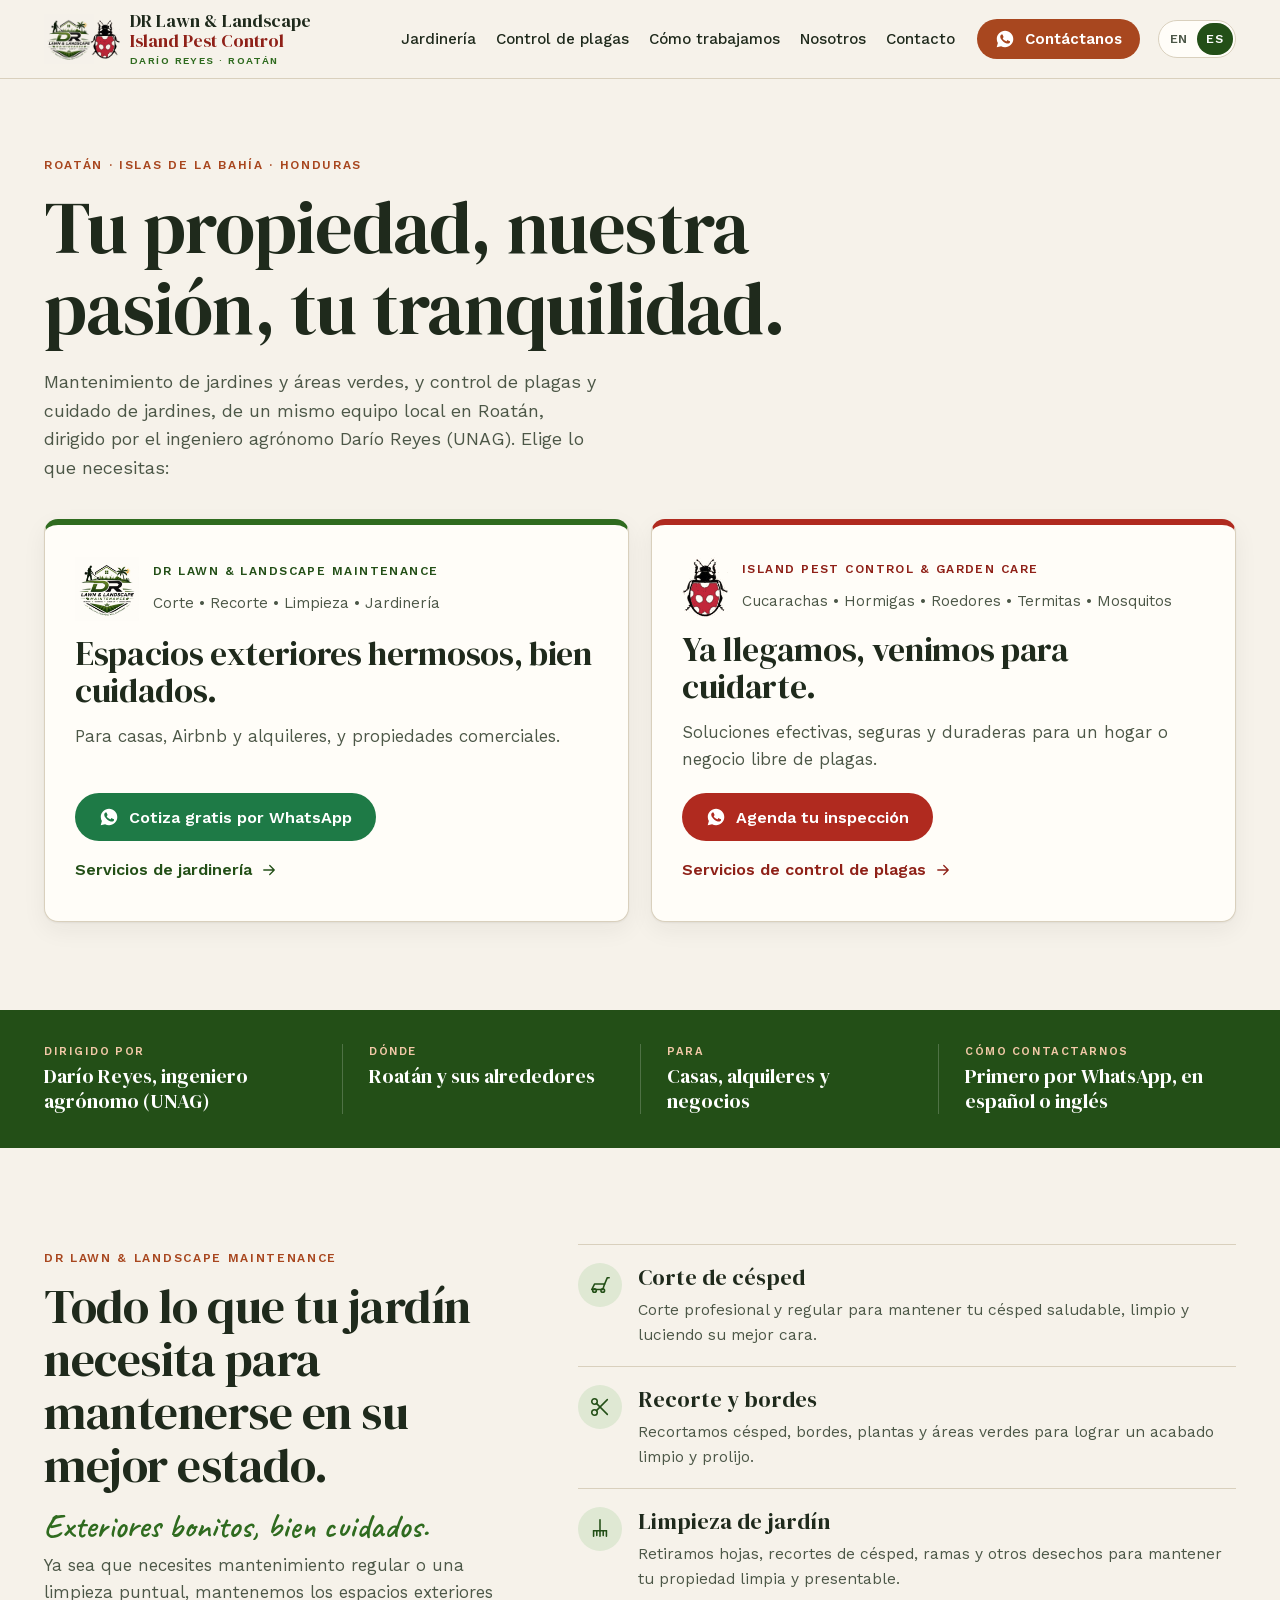
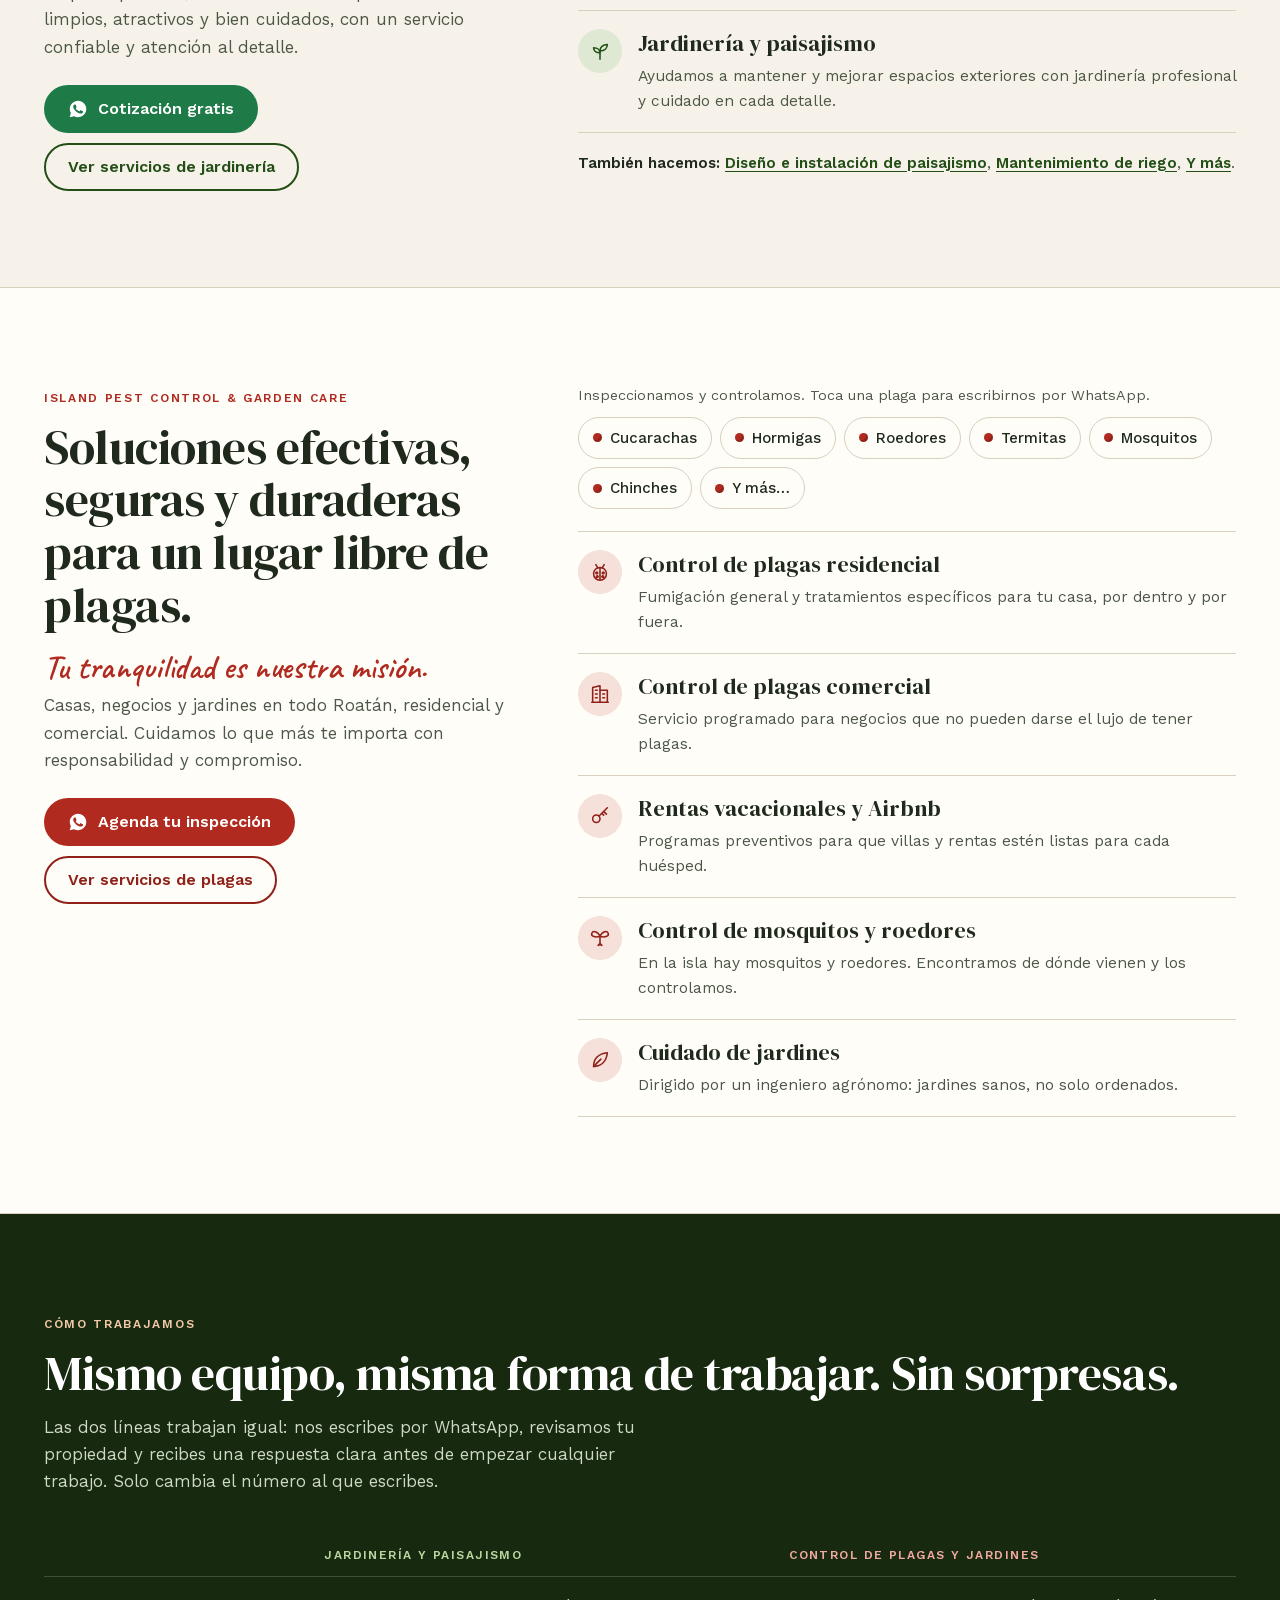
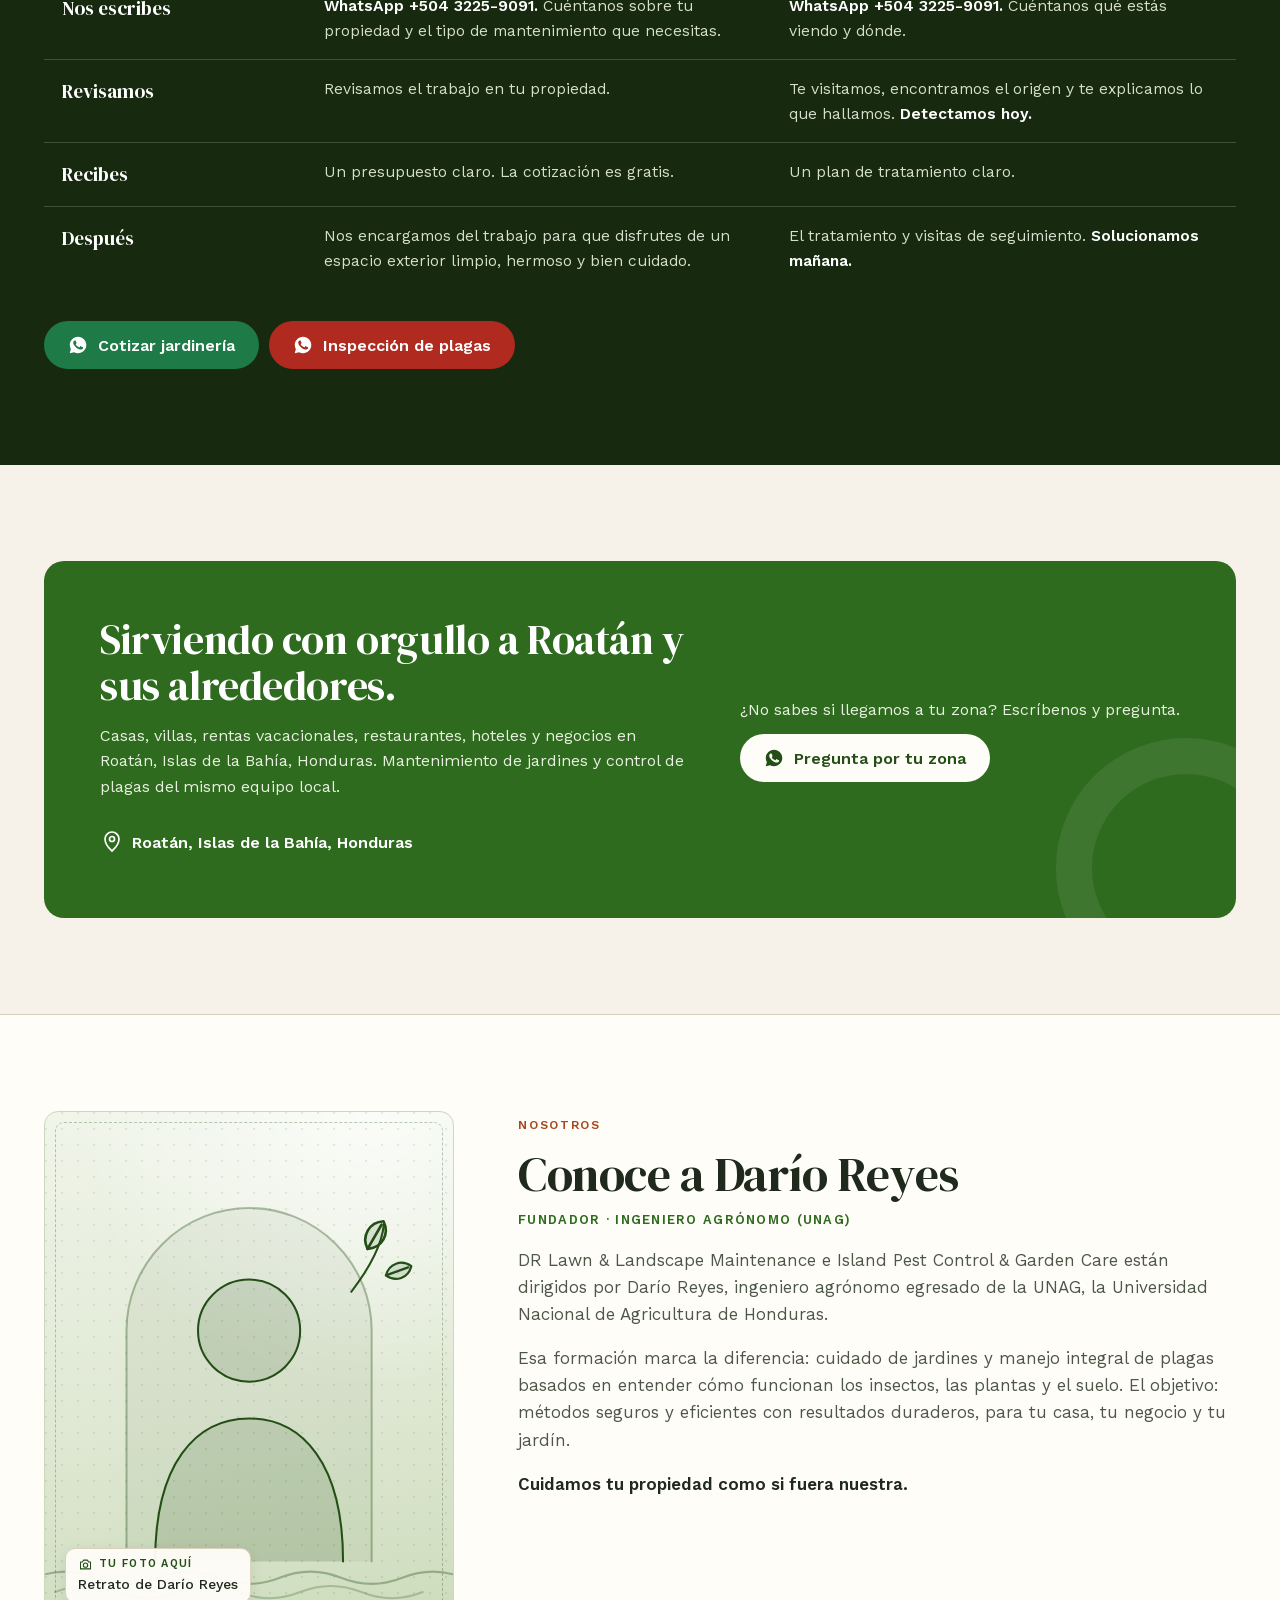
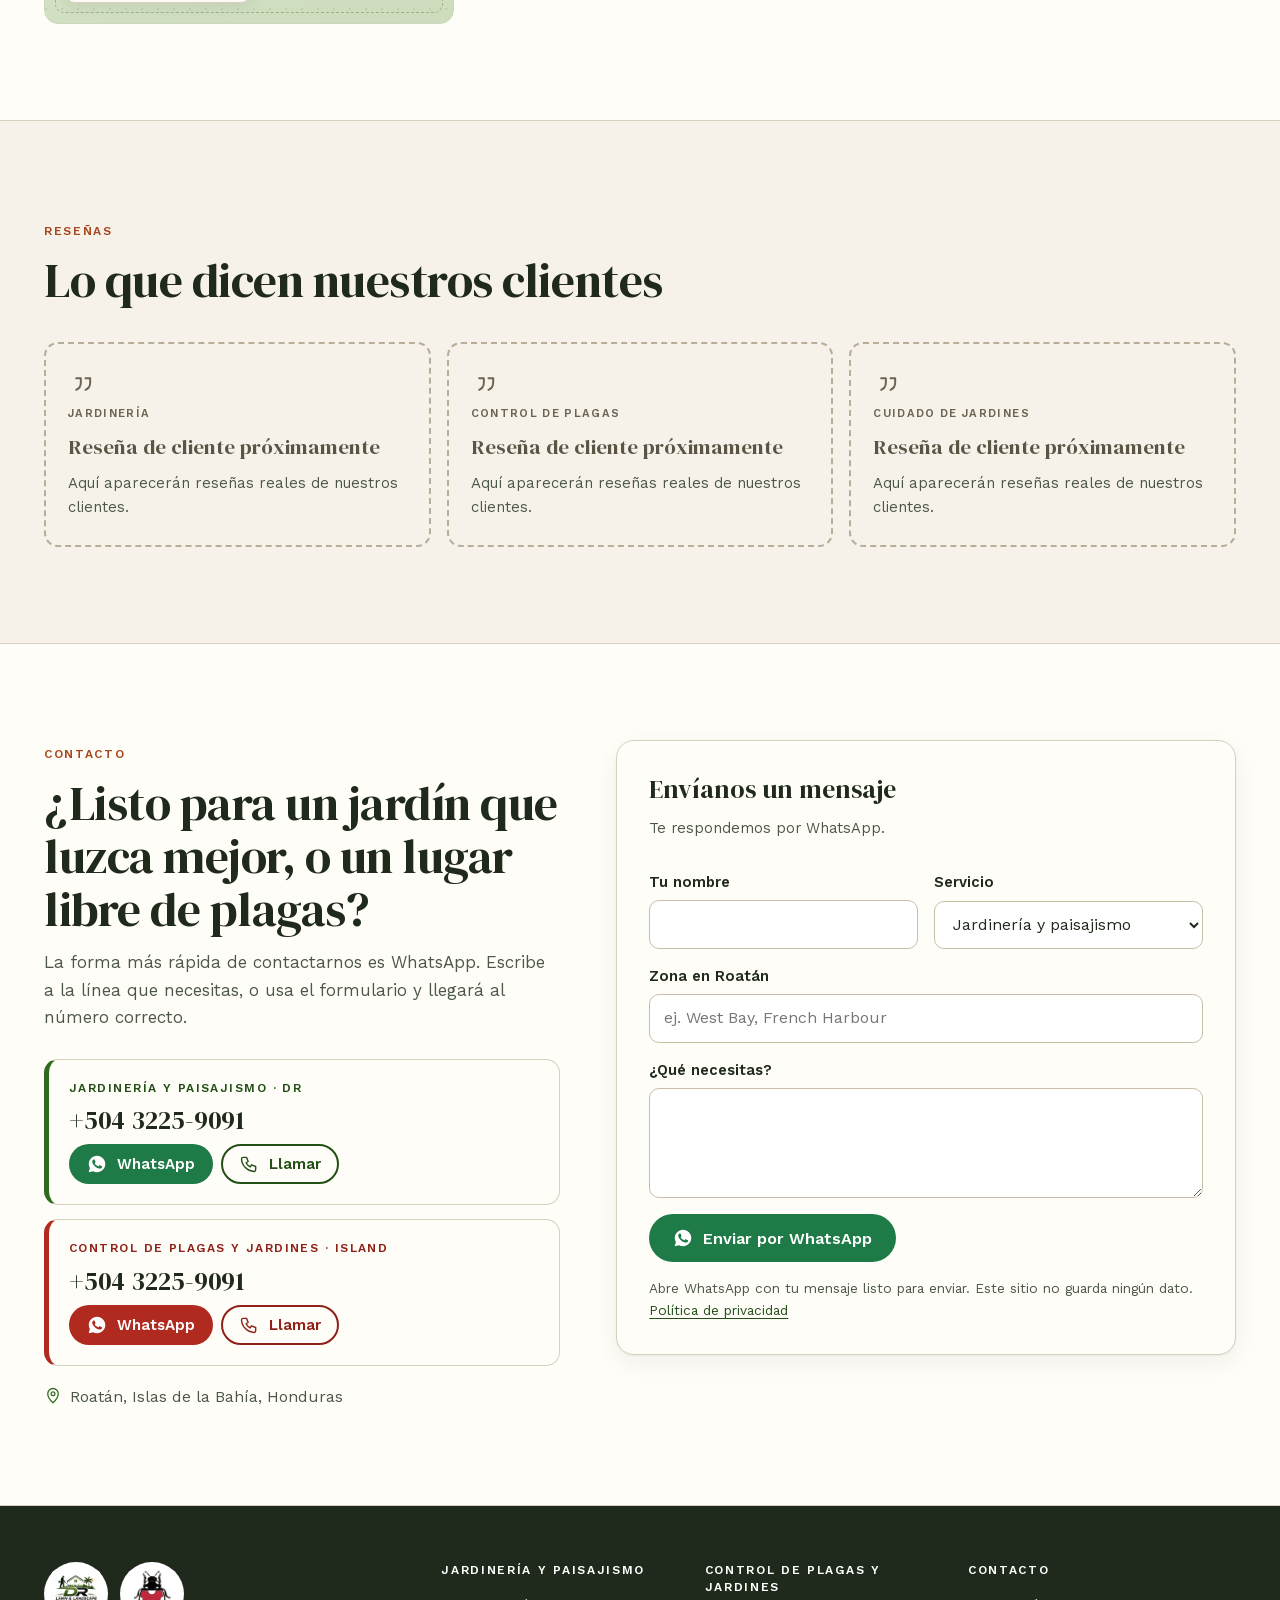
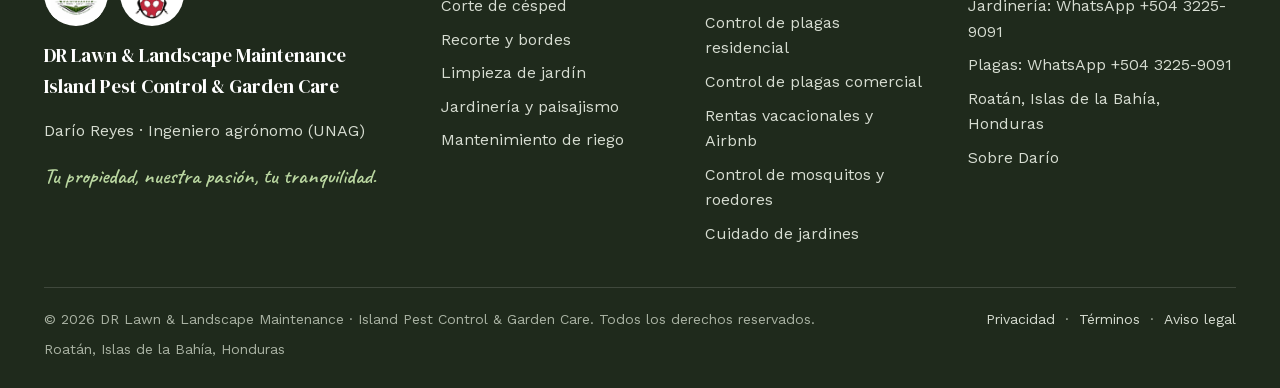
<file: es/index.html>
<!doctype html>
<html lang="es">
<head>
<meta name="google-site-verification" content="eLAcWBgbawYHVKgjj6qBlJbpfG8y035cS7dbeWm6K3U" />
<meta charset="utf-8">
<meta name="viewport" content="width=device-width, initial-scale=1">
<title>DR Lawn &amp; Landscape · Island Pest Control | Darío Reyes, Roatán</title>
<meta name="description" content="Mantenimiento de jardines y áreas verdes, control de plagas y cuidado de jardines en Roatán, Islas de la Bahía, Honduras. Dirigido por el ingeniero agrónomo Darío Reyes (UNAG). Cotizaciones e inspecciones por WhatsApp.">
<link rel="canonical" href="https://dario-roatan.vercel.app/es/">
<link rel="alternate" hreflang="en" href="https://dario-roatan.vercel.app/">
<link rel="alternate" hreflang="es" href="https://dario-roatan.vercel.app/es/">
<link rel="alternate" hreflang="x-default" href="https://dario-roatan.vercel.app/">
<meta name="theme-color" content="#234f17">
<meta property="og:type" content="website">
<meta property="og:site_name" content="DR Lawn &amp; Landscape · Island Pest Control">
<meta property="og:title" content="DR Lawn &amp; Landscape · Island Pest Control | Darío Reyes, Roatán">
<meta property="og:description" content="Mantenimiento de jardines y áreas verdes, control de plagas y cuidado de jardines en Roatán, Islas de la Bahía, Honduras. Dirigido por el ingeniero agrónomo Darío Reyes (UNAG). Cotizaciones e inspecciones por WhatsApp.">
<meta property="og:url" content="https://dario-roatan.vercel.app/es/">
<meta property="og:image" content="https://dario-roatan.vercel.app/assets/og-image.jpg">
<meta property="og:image:type" content="image/jpeg">
<meta property="og:image:width" content="1200">
<meta property="og:image:height" content="630">
<meta property="og:image:alt" content="Logos de DR Lawn &amp; Landscape Maintenance e Island Pest Control &amp; Garden Care. Darío Reyes, Roatán.">
<meta property="og:locale" content="es_HN">
<meta property="og:locale:alternate" content="en_US">
<meta name="twitter:card" content="summary_large_image">
<meta name="twitter:title" content="DR Lawn &amp; Landscape · Island Pest Control | Darío Reyes, Roatán">
<meta name="twitter:description" content="Mantenimiento de jardines y áreas verdes, control de plagas y cuidado de jardines en Roatán, Islas de la Bahía, Honduras. Dirigido por el ingeniero agrónomo Darío Reyes (UNAG). Cotizaciones e inspecciones por WhatsApp.">
<meta name="twitter:image" content="https://dario-roatan.vercel.app/assets/og-image.jpg">
<meta name="twitter:image:alt" content="Logos de DR Lawn &amp; Landscape Maintenance e Island Pest Control &amp; Garden Care. Darío Reyes, Roatán.">
<link rel="icon" href="../assets/favicon.svg" type="image/svg+xml">
<link rel="icon" href="../assets/favicon-32.png" type="image/png" sizes="32x32">
<link rel="apple-touch-icon" href="../assets/apple-touch-icon.png">
<link rel="preload" href="../assets/fonts/dm-serif-display-400.woff2" as="font" type="font/woff2" crossorigin>
<link rel="preload" href="../assets/fonts/work-sans-var.woff2" as="font" type="font/woff2" crossorigin>
<link rel="stylesheet" href="../assets/styles.css?v=20261022b">
<script type="application/ld+json">
{
 "@context": "https://schema.org",
 "@graph": [
  {
   "@type": "Person",
   "@id": "https://dario-roatan.vercel.app/#dario",
   "name": "Darío Reyes",
   "jobTitle": "Ingeniero agrónomo",
   "alumniOf": {
    "@type": "CollegeOrUniversity",
    "name": "Universidad Nacional de Agricultura (UNAG)"
   }
  },
  {
   "@type": "LocalBusiness",
   "@id": "https://dario-roatan.vercel.app/#lawn",
   "name": "DR Lawn & Landscape Maintenance",
   "slogan": "Beautiful Outdoors, Well Maintained",
   "url": "https://dario-roatan.vercel.app/es/jardineria/",
   "telephone": "+50432259091",
   "logo": "https://dario-roatan.vercel.app/assets/logo-dr-lawn.jpg",
   "image": "https://dario-roatan.vercel.app/assets/og-lawn-en.jpg",
   "address": {
    "@type": "PostalAddress",
    "addressLocality": "Roatán",
    "addressRegion": "Islas de la Bahía",
    "addressCountry": "HN"
   },
   "areaServed": "Roatán, Bay Islands, Honduras",
   "founder": {
    "@id": "https://dario-roatan.vercel.app/#dario"
   },
   "knowsLanguage": [
    "en",
    "es"
   ]
  },
  {
   "@type": "LocalBusiness",
   "@id": "https://dario-roatan.vercel.app/#pest",
   "name": "Island Pest Control & Garden Care",
   "slogan": "Your peace of mind is our mission",
   "url": "https://dario-roatan.vercel.app/es/plagas/",
   "telephone": "+50432259091",
   "logo": "https://dario-roatan.vercel.app/assets/ipc-wordmark.png",
   "image": "https://dario-roatan.vercel.app/assets/og-pest-en.jpg",
   "address": {
    "@type": "PostalAddress",
    "addressLocality": "Roatán",
    "addressRegion": "Islas de la Bahía",
    "addressCountry": "HN"
   },
   "areaServed": "Roatán, Bay Islands, Honduras",
   "founder": {
    "@id": "https://dario-roatan.vercel.app/#dario"
   },
   "knowsLanguage": [
    "en",
    "es"
   ]
  }
 ]
}
</script>
<script>document.documentElement.classList.add("js")</script>
</head>
<body>
<svg width="0" height="0" style="position:absolute" aria-hidden="true" focusable="false"><symbol id="i-mower" viewBox="0 0 24 24"><path d="M3 17h12l2-6H6z"/><circle cx="6" cy="18" r="2"/><circle cx="15" cy="18" r="2"/><path d="M17 11l3-7h2"/></symbol><symbol id="i-scissors" viewBox="0 0 24 24"><circle cx="6" cy="6" r="3"/><circle cx="6" cy="18" r="3"/><path d="M8.1 8.1L20 20M8.1 15.9L20 4"/></symbol><symbol id="i-rake" viewBox="0 0 24 24"><path d="M12 2v12"/><path d="M5 14h14"/><path d="M5 14v6M8.5 14v5M12 14v6M15.5 14v5M19 14v6"/></symbol><symbol id="i-sprout" viewBox="0 0 24 24"><path d="M12 21v-9"/><path d="M12 12c0-4 3-7 8-7 0 4-3 7-8 7z"/><path d="M12 14c0-3-2.5-5.5-7-5.5 0 3 2.5 5.5 7 5.5z"/></symbol><symbol id="i-leaf" viewBox="0 0 24 24"><path d="M5 19c0-8 5-14 15-15-1 10-7 15-15 15z"/><path d="M5 19l8-8"/></symbol><symbol id="i-design" viewBox="0 0 24 24"><path d="M3 21h18"/><path d="M5 21V10l7-5 7 5v11"/><path d="M9 21v-5h6v5"/><path d="M12 5V2"/></symbol><symbol id="i-drop" viewBox="0 0 24 24"><path d="M12 3s6 6.5 6 11a6 6 0 0 1-12 0c0-4.5 6-11 6-11z"/><path d="M9.5 15a2.5 2.5 0 0 0 2.5 2.5"/></symbol><symbol id="i-plus" viewBox="0 0 24 24"><circle cx="12" cy="12" r="9"/><path d="M12 8v8M8 12h8"/></symbol><symbol id="i-home" viewBox="0 0 24 24"><path d="M3 11l9-7 9 7"/><path d="M5 10v10h14V10"/><path d="M10 20v-6h4v6"/></symbol><symbol id="i-key" viewBox="0 0 24 24"><circle cx="8" cy="15" r="4"/><path d="M11 12l9-9M16 7l3 3M14 9l2 2"/></symbol><symbol id="i-building" viewBox="0 0 24 24"><path d="M4 21V5l8-2v18"/><path d="M12 8h8v13"/><path d="M3 21h18"/><path d="M7 8h2M7 12h2M7 16h2M15 12h2M15 16h2"/></symbol><symbol id="i-shield" viewBox="0 0 24 24"><path d="M12 3l8 3v6c0 5-3.5 8-8 9-4.5-1-8-4-8-9V6z"/><path d="M8.5 12l2.5 2.5 4.5-5"/></symbol><symbol id="i-pin" viewBox="0 0 24 24"><path d="M12 21s-7-6.2-7-12a7 7 0 0 1 14 0c0 5.8-7 12-7 12z"/><circle cx="12" cy="9" r="2.5"/></symbol><symbol id="i-award" viewBox="0 0 24 24"><circle cx="12" cy="9" r="6"/><path d="M9.5 9l2 2 3.5-3.5"/><path d="M8.5 14L7 22l5-3 5 3-1.5-8"/></symbol><symbol id="i-calendar" viewBox="0 0 24 24"><rect x="3" y="5" width="18" height="16" rx="2"/><path d="M3 10h18M8 3v4M16 3v4"/><path d="M8 14h2M12 14h2M16 14h0M8 17h2M12 17h2"/></symbol><symbol id="i-phone" viewBox="0 0 24 24"><path d="M5 4h4l2 5-2.5 1.5a11 11 0 0 0 5 5L15 13l5 2v4a2 2 0 0 1-2 2A16 16 0 0 1 3 6a2 2 0 0 1 2-2z"/></symbol><symbol id="i-quote" viewBox="0 0 24 24"><path d="M7 7h4v4c0 3-1.5 5-4 6M15 7h4v4c0 3-1.5 5-4 6"/></symbol><symbol id="i-menu" viewBox="0 0 24 24"><path d="M4 7h16M4 12h16M4 17h16"/></symbol><symbol id="i-arrow" viewBox="0 0 24 24"><path d="M5 12h14M13 6l6 6-6 6"/></symbol><symbol id="i-wa" viewBox="0 0 24 24"><path d="M12.04 2C6.58 2 2.13 6.45 2.13 11.91c0 1.75.46 3.45 1.32 4.95L2.05 22l5.25-1.38c1.45.79 3.08 1.21 4.74 1.21 5.46 0 9.91-4.45 9.91-9.91C21.95 6.45 17.5 2 12.04 2zm5.79 14.11c-.24.68-1.42 1.3-1.95 1.35-.5.05-1.13.07-1.82-.11-.42-.13-.96-.31-1.65-.61-2.9-1.25-4.8-4.17-4.94-4.36-.14-.19-1.18-1.57-1.18-3s.75-2.13 1.02-2.42c.27-.29.58-.36.78-.36h.56c.18 0 .42-.07.66.5.24.58.82 2 .89 2.15.07.15.12.32.02.51-.1.19-.15.31-.29.48-.14.17-.3.38-.43.51-.14.14-.29.3-.13.58.17.29.75 1.23 1.6 1.99 1.1.98 2.03 1.28 2.32 1.43.29.14.46.12.63-.07.17-.19.72-.84.92-1.13.19-.29.39-.24.65-.14.27.1 1.69.8 1.98.94.29.14.48.22.55.34.07.12.07.7-.17 1.38z"/></symbol>
<symbol id="i-bug" viewBox="0 0 24 24"><path d="M12 7c-3.9 0-7 3-7 7s3.1 7 7 7 7-3 7-7-3.1-7-7-7z"/><path d="M12 7v14"/><path d="M9.5 7.5L7.5 4M14.5 7.5l2-3.5"/><circle cx="8.5" cy="13" r="1"/><circle cx="15.5" cy="13" r="1"/><circle cx="9" cy="17" r="1"/><circle cx="15" cy="17" r="1"/></symbol><symbol id="i-spray" viewBox="0 0 24 24"><rect x="8" y="10" width="8" height="11" rx="2"/><path d="M10 10V7h4v3M14 7h2.5l2-2M17.5 3.5l1 1M19.5 6.5l1 .5M19 9l1 1"/></symbol><symbol id="i-wing" viewBox="0 0 24 24"><path d="M12 10v10"/><path d="M12 10C9 4 4 4 3 7s4 5 9 3zM12 10c3-6 8-6 9-3s-4 5-9 3z"/><path d="M10 20l2-2 2 2"/></symbol><symbol id="i-camera" viewBox="0 0 24 24"><path d="M4 8h3l2-3h6l2 3h3v11H4z"/><circle cx="12" cy="13" r="3.5"/></symbol></svg>
<a class="skip" href="#main">Saltar al contenido</a>
<header class="site-header">
  <div class="wrap nav" id="nav">
    <a class="brand" href="../es/" aria-label="DR Lawn &amp; Landscape · Island Pest Control, inicio">
      <span class="brand-marks"><img class="m-dr" src="../assets/logo-dr-lawn.jpg" width="50" height="50" alt=""><img class="m-ipc" src="../assets/ipc-mark.png" width="30" height="39" alt=""></span>
      <span class="brand-name" aria-hidden="true"><span class="l1">DR Lawn &amp; Landscape</span><span class="sep">·</span><span class="l2">Island Pest Control</span><small>Darío Reyes · Roatán</small></span>
    </a>
    <div class="lang" role="group" aria-label="Idioma"><a href="../" lang="en" hreflang="en" aria-label="English">EN</a><span aria-current="true" lang="es">ES</span></div>
    <button class="nav-toggle" type="button" aria-expanded="false" aria-controls="nav-menu" aria-label="Menú"><svg class="icon" aria-hidden="true" focusable="false"><use href="#i-menu"/></svg></button>
    <nav class="nav-menu" id="nav-menu" aria-label="Menú">
      <ul class="nav-links"><li><a href="#lawn">Jardinería</a></li><li><a href="#pest">Control de plagas</a></li><li><a href="#how">Cómo trabajamos</a></li><li><a href="#about">Nosotros</a></li><li><a href="#contact">Contacto</a></li></ul>
      <a class="btn btn-terra btn-sm" href="#contact"><svg class="icon icon-fill" aria-hidden="true" focusable="false"><use href="#i-wa"/></svg>Contáctanos</a>
    </nav>
  </div>
</header>
<main id="main">
  <section class="hero" aria-labelledby="hero-title">
    <div class="wrap">
      <div class="hero-top">
        <p class="kicker">Roatán · Islas de la Bahía · Honduras</p>
        <h1 id="hero-title">Tu propiedad, nuestra pasión, tu tranquilidad.</h1>
        <p class="lead">Mantenimiento de jardines y áreas verdes, y control de plagas y cuidado de jardines, de un mismo equipo local en Roatán, dirigido por el ingeniero agrónomo Darío Reyes (UNAG). Elige lo que necesitas:</p>
      </div>
      <div class="entries">
        <article class="entry">
          <div class="entry-head"><img class="lg-dr" src="../assets/logo-dr-lawn.jpg" width="64" height="64" alt="DR Lawn &amp; Landscape Maintenance logo"><div><p class="entry-name">DR Lawn &amp; Landscape Maintenance</p><p class="tags">Corte • Recorte • Limpieza • Jardinería</p></div></div>
          <h2>Espacios exteriores hermosos, bien cuidados.</h2>
          <p class="lead">Para casas, Airbnb y alquileres, y propiedades comerciales.</p>
          <div class="entry-cta"><a class="btn btn-wa" href="https://wa.me/50432259091?text=Hola%20DR%20Lawn%20%26%20Landscape%2C%20me%20gustar%C3%ADa%20una%20cotizaci%C3%B3n%20gratis%20para%20mi%20propiedad." target="_blank" rel="noopener"><svg class="icon icon-fill" aria-hidden="true" focusable="false"><use href="#i-wa"/></svg>Cotiza gratis por WhatsApp</a><a class="text-link" href="../es/jardineria/">Servicios de jardinería<svg class="icon" aria-hidden="true" focusable="false"><use href="#i-arrow"/></svg></a></div>
        </article>
        <article class="entry line-pest">
          <div class="entry-head"><img class="lg-ipc" src="../assets/ipc-mark.png" width="46" height="60" alt="Island Pest Control &amp; Garden Care ladybug mark"><div><p class="entry-name">Island Pest Control &amp; Garden Care</p><p class="tags">Cucarachas • Hormigas • Roedores • Termitas • Mosquitos</p></div></div>
          <h2>Ya llegamos, venimos para cuidarte.</h2>
          <p class="lead">Soluciones efectivas, seguras y duraderas para un hogar o negocio libre de plagas.</p>
          <div class="entry-cta"><a class="btn btn-red" href="https://wa.me/50432259091?text=Hola%20Island%20Pest%20Control%2C%20quiero%20agendar%20una%20inspecci%C3%B3n." target="_blank" rel="noopener"><svg class="icon icon-fill" aria-hidden="true" focusable="false"><use href="#i-wa"/></svg>Agenda tu inspección</a><a class="text-link" href="../es/plagas/">Servicios de control de plagas<svg class="icon" aria-hidden="true" focusable="false"><use href="#i-arrow"/></svg></a></div>
        </article>
      </div>
    </div>
  </section>

  <div class="facts" role="region" aria-label="Datos clave">
    <div class="wrap">
      <dl>
        <div><dt>Dirigido por</dt><dd>Darío Reyes, ingeniero agrónomo (UNAG)</dd></div>
        <div><dt>Dónde</dt><dd>Roatán y sus alrededores</dd></div>
        <div><dt>Para</dt><dd>Casas, alquileres y negocios</dd></div>
        <div><dt>Cómo contactarnos</dt><dd>Primero por WhatsApp, en español o inglés</dd></div>
      </dl>
    </div>
  </div>

  <section id="lawn" aria-labelledby="lawn-title">
    <div class="wrap split">
      <div class="line-intro">
        <p class="kicker">DR Lawn &amp; Landscape Maintenance</p>
        <h2 class="h2" id="lawn-title">Todo lo que tu jardín necesita para mantenerse en su mejor estado.</h2>
        <span class="script">Exteriores bonitos, bien cuidados.</span>
        <p class="lead">Ya sea que necesites mantenimiento regular o una limpieza puntual, mantenemos los espacios exteriores limpios, atractivos y bien cuidados, con un servicio confiable y atención al detalle.</p>
        <div class="btns"><a class="btn btn-wa" href="https://wa.me/50432259091?text=Hola%20DR%20Lawn%20%26%20Landscape%2C%20me%20gustar%C3%ADa%20una%20cotizaci%C3%B3n%20gratis%20para%20mi%20propiedad." target="_blank" rel="noopener"><svg class="icon icon-fill" aria-hidden="true" focusable="false"><use href="#i-wa"/></svg>Cotización gratis</a><a class="btn btn-ghost" href="../es/jardineria/">Ver servicios de jardinería</a></div>
      </div>
      <div>
        <ul class="svc-list"><li><span class="icon-dot"><svg class="icon" aria-hidden="true" focusable="false"><use href="#i-mower"/></svg></span><h3>Corte de césped</h3><p>Corte profesional y regular para mantener tu césped saludable, limpio y luciendo su mejor cara.</p></li><li><span class="icon-dot"><svg class="icon" aria-hidden="true" focusable="false"><use href="#i-scissors"/></svg></span><h3>Recorte y bordes</h3><p>Recortamos césped, bordes, plantas y áreas verdes para lograr un acabado limpio y prolijo.</p></li><li><span class="icon-dot"><svg class="icon" aria-hidden="true" focusable="false"><use href="#i-rake"/></svg></span><h3>Limpieza de jardín</h3><p>Retiramos hojas, recortes de césped, ramas y otros desechos para mantener tu propiedad limpia y presentable.</p></li><li><span class="icon-dot"><svg class="icon" aria-hidden="true" focusable="false"><use href="#i-sprout"/></svg></span><h3>Jardinería y paisajismo</h3><p>Ayudamos a mantener y mejorar espacios exteriores con jardinería profesional y cuidado en cada detalle.</p></li></ul>
        <p class="also"><strong>También hacemos:</strong> <a href="https://wa.me/50432259091?text=Hola%20DR%20Lawn%20%26%20Landscape%2C%20me%20gustar%C3%ADa%20una%20cotizaci%C3%B3n%20gratis%20para%20dise%C3%B1o%20e%20instalaci%C3%B3n%20de%20paisajismo." target="_blank" rel="noopener">Diseño e instalación de paisajismo</a>, <a href="https://wa.me/50432259091?text=Hola%20DR%20Lawn%20%26%20Landscape%2C%20me%20gustar%C3%ADa%20una%20cotizaci%C3%B3n%20gratis%20para%20mantenimiento%20de%20riego." target="_blank" rel="noopener">Mantenimiento de riego</a>, <a href="https://wa.me/50432259091?text=Hola%20DR%20Lawn%20%26%20Landscape%2C%20me%20gustar%C3%ADa%20una%20cotizaci%C3%B3n%20gratis%20para%20otro%20servicio%20de%20exteriores." target="_blank" rel="noopener">Y más</a>.</p>
      </div>
    </div>
  </section>

  <section id="pest" class="band-paper line-pest" aria-labelledby="pest-title">
    <div class="wrap split">
      <div class="line-intro">
        <p class="kicker">Island Pest Control &amp; Garden Care</p>
        <h2 class="h2" id="pest-title">Soluciones efectivas, seguras y duraderas para un lugar libre de plagas.</h2>
        <span class="script">Tu tranquilidad es nuestra misión.</span>
        <p class="lead">Casas, negocios y jardines en todo Roatán, residencial y comercial. Cuidamos lo que más te importa con responsabilidad y compromiso.</p>
        <div class="btns"><a class="btn btn-red" href="https://wa.me/50432259091?text=Hola%20Island%20Pest%20Control%2C%20quiero%20agendar%20una%20inspecci%C3%B3n." target="_blank" rel="noopener"><svg class="icon icon-fill" aria-hidden="true" focusable="false"><use href="#i-wa"/></svg>Agenda tu inspección</a><a class="btn btn-ghost" href="../es/plagas/">Ver servicios de plagas</a></div>
      </div>
      <div>
        <p class="chips-note">Inspeccionamos y controlamos. Toca una plaga para escribirnos por WhatsApp.</p>
        <ul class="pest-chips"><li><a href="https://wa.me/50432259091?text=Hola%20Island%20Pest%20Control%2C%20quiero%20agendar%20una%20inspecci%C3%B3n%20por%20cucarachas." target="_blank" rel="noopener">Cucarachas<span class="sr-only"> (WhatsApp)</span></a></li><li><a href="https://wa.me/50432259091?text=Hola%20Island%20Pest%20Control%2C%20quiero%20agendar%20una%20inspecci%C3%B3n%20por%20hormigas." target="_blank" rel="noopener">Hormigas<span class="sr-only"> (WhatsApp)</span></a></li><li><a href="https://wa.me/50432259091?text=Hola%20Island%20Pest%20Control%2C%20quiero%20agendar%20una%20inspecci%C3%B3n%20por%20roedores." target="_blank" rel="noopener">Roedores<span class="sr-only"> (WhatsApp)</span></a></li><li><a href="https://wa.me/50432259091?text=Hola%20Island%20Pest%20Control%2C%20quiero%20agendar%20una%20inspecci%C3%B3n%20por%20termitas." target="_blank" rel="noopener">Termitas<span class="sr-only"> (WhatsApp)</span></a></li><li><a href="https://wa.me/50432259091?text=Hola%20Island%20Pest%20Control%2C%20quiero%20agendar%20una%20inspecci%C3%B3n%20por%20mosquitos." target="_blank" rel="noopener">Mosquitos<span class="sr-only"> (WhatsApp)</span></a></li><li><a href="https://wa.me/50432259091?text=Hola%20Island%20Pest%20Control%2C%20quiero%20agendar%20una%20inspecci%C3%B3n%20por%20chinches." target="_blank" rel="noopener">Chinches<span class="sr-only"> (WhatsApp)</span></a></li><li><a href="https://wa.me/50432259091?text=Hola%20Island%20Pest%20Control%2C%20quiero%20agendar%20una%20inspecci%C3%B3n.%20El%20problema%20es%3A%20" target="_blank" rel="noopener">Y más…<span class="sr-only"> (WhatsApp)</span></a></li></ul>
        <ul class="svc-list"><li><span class="icon-dot"><svg class="icon" aria-hidden="true" focusable="false"><use href="#i-bug"/></svg></span><h3>Control de plagas residencial</h3><p>Fumigación general y tratamientos específicos para tu casa, por dentro y por fuera.</p></li><li><span class="icon-dot"><svg class="icon" aria-hidden="true" focusable="false"><use href="#i-building"/></svg></span><h3>Control de plagas comercial</h3><p>Servicio programado para negocios que no pueden darse el lujo de tener plagas.</p></li><li><span class="icon-dot"><svg class="icon" aria-hidden="true" focusable="false"><use href="#i-key"/></svg></span><h3>Rentas vacacionales y Airbnb</h3><p>Programas preventivos para que villas y rentas estén listas para cada huésped.</p></li><li><span class="icon-dot"><svg class="icon" aria-hidden="true" focusable="false"><use href="#i-wing"/></svg></span><h3>Control de mosquitos y roedores</h3><p>En la isla hay mosquitos y roedores. Encontramos de dónde vienen y los controlamos.</p></li><li><span class="icon-dot"><svg class="icon" aria-hidden="true" focusable="false"><use href="#i-leaf"/></svg></span><h3>Cuidado de jardines</h3><p>Dirigido por un ingeniero agrónomo: jardines sanos, no solo ordenados.</p></li></ul>
      </div>
    </div>
  </section>

  <section class="how" id="how" aria-labelledby="how-title">
    <div class="wrap">
      <p class="kicker">Cómo trabajamos</p>
      <h2 class="h2" id="how-title">Mismo equipo, misma forma de trabajar. Sin sorpresas.</h2>
      <p class="lead" style="margin-top:14px">Las dos líneas trabajan igual: nos escribes por WhatsApp, revisamos tu propiedad y recibes una respuesta clara antes de empezar cualquier trabajo. Solo cambia el número al que escribes.</p>
      <table class="how-table">
        <caption class="sr-only">Cómo funciona cada línea de servicio</caption>
        <colgroup><col class="col-h"><col><col></colgroup>
        <thead><tr><td></td><th scope="col" class="c-lawn">Jardinería y paisajismo</th><th scope="col" class="c-pest">Control de plagas y jardines</th></tr></thead>
        <tbody><tr><th scope="row">Nos escribes</th><td class="c-lawn" data-label="Jardinería y paisajismo"><strong>WhatsApp +504 3225-9091.</strong> Cuéntanos sobre tu propiedad y el tipo de mantenimiento que necesitas.</td><td class="c-pest" data-label="Control de plagas y jardines"><strong>WhatsApp +504 3225-9091.</strong> Cuéntanos qué estás viendo y dónde.</td></tr><tr><th scope="row">Revisamos</th><td class="c-lawn" data-label="Jardinería y paisajismo">Revisamos el trabajo en tu propiedad.</td><td class="c-pest" data-label="Control de plagas y jardines">Te visitamos, encontramos el origen y te explicamos lo que hallamos. <strong>Detectamos hoy.</strong></td></tr><tr><th scope="row">Recibes</th><td class="c-lawn" data-label="Jardinería y paisajismo">Un presupuesto claro. La cotización es gratis.</td><td class="c-pest" data-label="Control de plagas y jardines">Un plan de tratamiento claro.</td></tr><tr><th scope="row">Después</th><td class="c-lawn" data-label="Jardinería y paisajismo">Nos encargamos del trabajo para que disfrutes de un espacio exterior limpio, hermoso y bien cuidado.</td><td class="c-pest" data-label="Control de plagas y jardines">El tratamiento y visitas de seguimiento. <strong>Solucionamos mañana.</strong></td></tr></tbody>
      </table>
      <div class="btns"><a class="btn btn-wa" href="https://wa.me/50432259091?text=Hola%20DR%20Lawn%20%26%20Landscape%2C%20me%20gustar%C3%ADa%20una%20cotizaci%C3%B3n%20gratis%20para%20mi%20propiedad." target="_blank" rel="noopener"><svg class="icon icon-fill" aria-hidden="true" focusable="false"><use href="#i-wa"/></svg>Cotizar jardinería</a><a class="btn btn-red" href="https://wa.me/50432259091?text=Hola%20Island%20Pest%20Control%2C%20quiero%20agendar%20una%20inspecci%C3%B3n." target="_blank" rel="noopener"><svg class="icon icon-fill" aria-hidden="true" focusable="false"><use href="#i-wa"/></svg>Inspección de plagas</a></div>
    </div>
  </section>

  <section id="area" aria-labelledby="area-title">
    <div class="wrap">
      <div class="area-card">
        <div>
          <h2 class="h2" id="area-title">Sirviendo con orgullo a Roatán y sus alrededores.</h2>
          <p>Casas, villas, rentas vacacionales, restaurantes, hoteles y negocios en Roatán, Islas de la Bahía, Honduras. Mantenimiento de jardines y control de plagas del mismo equipo local.</p>
          <span class="place"><svg class="icon" aria-hidden="true" focusable="false"><use href="#i-pin"/></svg>Roatán, Islas de la Bahía, Honduras</span>
        </div>
        <div class="area-actions">
          <p style="margin:0">¿No sabes si llegamos a tu zona? Escríbenos y pregunta.</p>
          <a class="btn btn-light" href="https://wa.me/50432259091?text=Hola%20Dar%C3%ADo%2C%20%C2%BFllegan%20a%20mi%20zona%20en%20Roat%C3%A1n%3F%20Estoy%20en%3A%20" target="_blank" rel="noopener"><svg class="icon icon-fill" aria-hidden="true" focusable="false"><use href="#i-wa"/></svg>Pregunta por tu zona</a>
        </div>
      </div>
    </div>
  </section>

  <section id="about" class="band-paper" aria-labelledby="about-title">
    <div class="wrap about-grid">
      <figure class="ph portrait"><svg viewBox="0 0 400 500" preserveAspectRatio="xMidYMid slice" aria-hidden="true" focusable="false"><g fill="none" stroke="currentColor" stroke-width="2" stroke-linecap="round" stroke-linejoin="round"><path d="M80 440V214A120 120 0 0 1 320 214V440" stroke-opacity=".35" fill="currentColor" fill-opacity=".06"/><circle cx="200" cy="214" r="50" fill="currentColor" fill-opacity=".13"/><path d="M108 440C108 344 148 300 200 300S292 344 292 440" fill="currentColor" fill-opacity=".13"/><path stroke-opacity=".35" d="M-10 456c20-8 40-8 60 0s40 8 60 0 40-8 60 0 40 8 60 0 40-8 60 0 40 8 60 0 40-8 60 0"/><path stroke-opacity=".25" d="M10 470c20-8 40-8 60 0s40 8 60 0 40-8 60 0 40 8 60 0 40-8 60 0 40 8 60 0"/><g transform="translate(316 134) rotate(-60) scale(1.3)"><path d="M0 0C6-9 18-9 24 0C18 9 6 9 0 0Z" fill="currentColor" fill-opacity=".13"/><path d="M0 0H21"/></g><g transform="translate(334 160) rotate(-20) scale(1.1)"><path d="M0 0C6-9 18-9 24 0C18 9 6 9 0 0Z" fill="currentColor" fill-opacity=".13"/><path d="M0 0H21"/></g><path d="M300 176C320 150 330 130 332 110"/></g></svg><figcaption><span class="ph-k"><svg class="icon" aria-hidden="true" focusable="false"><use href="#i-camera"/></svg>Tu foto aquí<span class="sr-only">:</span></span><span class="ph-d">Retrato de Darío Reyes</span></figcaption></figure>
      <div>
        <p class="kicker">Nosotros</p>
        <h2 class="h2" id="about-title">Conoce a Darío Reyes</h2>
        <p class="role">Fundador · Ingeniero agrónomo (UNAG)</p>
        <div class="about-body">
          <p>DR Lawn &amp; Landscape Maintenance e Island Pest Control &amp; Garden Care están dirigidos por Darío Reyes, ingeniero agrónomo egresado de la UNAG, la Universidad Nacional de Agricultura de Honduras.</p>
          <p>Esa formación marca la diferencia: cuidado de jardines y manejo integral de plagas basados en entender cómo funcionan los insectos, las plantas y el suelo. El objetivo: métodos seguros y eficientes con resultados duraderos, para tu casa, tu negocio y tu jardín.</p>
          <p><strong>Cuidamos tu propiedad como si fuera nuestra.</strong></p>
        </div>
      </div>
    </div>
  </section>

  <section id="reviews" aria-labelledby="rev-title">
    <div class="wrap">
      <div class="section-head">
        <p class="kicker">Reseñas</p>
        <h2 class="h2" id="rev-title">Lo que dicen nuestros clientes</h2>
      </div>
      <ul class="reviews-grid"><li class="review-ph"><svg class="icon" aria-hidden="true" focusable="false"><use href="#i-quote"/></svg><span class="tag">Jardinería</span><strong>Reseña de cliente próximamente</strong><span>Aquí aparecerán reseñas reales de nuestros clientes.</span></li><li class="review-ph"><svg class="icon" aria-hidden="true" focusable="false"><use href="#i-quote"/></svg><span class="tag">Control de plagas</span><strong>Reseña de cliente próximamente</strong><span>Aquí aparecerán reseñas reales de nuestros clientes.</span></li><li class="review-ph"><svg class="icon" aria-hidden="true" focusable="false"><use href="#i-quote"/></svg><span class="tag">Cuidado de jardines</span><strong>Reseña de cliente próximamente</strong><span>Aquí aparecerán reseñas reales de nuestros clientes.</span></li></ul>
    </div>
  </section>

  <section id="contact" class="band-paper" aria-labelledby="contact-title">
    <div class="wrap contact-grid">
      <div>
        <p class="kicker">Contacto</p>
        <h2 class="h2" id="contact-title">¿Listo para un jardín que luzca mejor, o un lugar libre de plagas?</h2>
        <p class="lead" style="margin-top:14px">La forma más rápida de contactarnos es WhatsApp. Escribe a la línea que necesitas, o usa el formulario y llegará al número correcto.</p>
        <div class="lines">
          <div class="line-card">
            <span class="lc-name">Jardinería y paisajismo · DR</span>
            <a class="lc-num" href="tel:+50432259091">+504 3225-9091</a>
            <div class="lc-btns"><a class="btn btn-wa btn-sm" href="https://wa.me/50432259091?text=Hola%20DR%20Lawn%20%26%20Landscape%2C%20me%20gustar%C3%ADa%20una%20cotizaci%C3%B3n%20gratis%20para%20mi%20propiedad." target="_blank" rel="noopener"><svg class="icon icon-fill" aria-hidden="true" focusable="false"><use href="#i-wa"/></svg>WhatsApp</a><a class="btn btn-ghost btn-sm" href="tel:+50432259091"><svg class="icon" aria-hidden="true" focusable="false"><use href="#i-phone"/></svg>Llamar</a></div>
          </div>
          <div class="line-card line-pest">
            <span class="lc-name">Control de plagas y jardines · Island</span>
            <a class="lc-num" href="tel:+50432259091">+504 3225-9091</a>
            <div class="lc-btns"><a class="btn btn-red btn-sm" href="https://wa.me/50432259091?text=Hola%20Island%20Pest%20Control%2C%20quiero%20agendar%20una%20inspecci%C3%B3n." target="_blank" rel="noopener"><svg class="icon icon-fill" aria-hidden="true" focusable="false"><use href="#i-wa"/></svg>WhatsApp</a><a class="btn btn-ghost btn-sm" href="tel:+50432259091"><svg class="icon" aria-hidden="true" focusable="false"><use href="#i-phone"/></svg>Llamar</a></div>
          </div>
        </div>
        <p class="contact-meta"><svg class="icon" aria-hidden="true" focusable="false"><use href="#i-pin"/></svg>Roatán, Islas de la Bahía, Honduras</p>
      </div>
      <form class="quote-form" action="https://wa.me/50432259091" method="get" target="_blank" data-lang="es" data-lawn="50432259091" data-pest="50432259091">
        <h3>Envíanos un mensaje</h3>
        <p class="hint">Te respondemos por WhatsApp.</p>
        <div class="field-row">
          <div class="field"><label for="f-name">Tu nombre</label><input id="f-name" type="text" autocomplete="name"></div>
          <div class="field"><label for="f-line">Servicio</label>
            <select id="f-line">
              <option value="lawn">Jardinería y paisajismo</option>
              <option value="pest">Control de plagas y jardines</option>
              <option value="both">Ambos</option>
            </select></div>
        </div>
        <div class="field"><label for="f-area">Zona en Roatán</label><input id="f-area" type="text" placeholder="ej. West Bay, French Harbour"></div>
        <div class="field"><label for="f-msg">¿Qué necesitas?</label><textarea id="f-msg" name="text" required></textarea></div>
        <button class="btn btn-wa" type="submit"><svg class="icon icon-fill" aria-hidden="true" focusable="false"><use href="#i-wa"/></svg>Enviar por WhatsApp</button>
        <p class="form-note">Abre WhatsApp con tu mensaje listo para enviar. Este sitio no guarda ningún dato. <a href="../es/privacidad/">Política de privacidad</a></p>
      </form>
    </div>
  </section>
</main>
<footer class="site-footer">
  <div class="wrap">
    <div class="footer-grid">
      <div>
        <div class="footer-brand">
          <span class="fm"><img src="../assets/logo-dr-lawn.jpg" width="54" height="54" alt="" loading="lazy"></span>
          <span class="fm"><img src="../assets/ipc-mark.png" width="40" height="52" alt="" loading="lazy"></span>
        </div>
        <p style="margin-top:14px"><strong style="font-family:var(--serif);font-weight:400;font-size:1.2rem;color:#fff">DR Lawn &amp; Landscape Maintenance<br>Island Pest Control &amp; Garden Care</strong></p>
        <p>Darío Reyes · Ingeniero agrónomo (UNAG)</p>
        <span class="footer-tag">Tu propiedad, nuestra pasión, tu tranquilidad.</span>
      </div>
      <nav aria-labelledby="f-lawn-es"><h2 id="f-lawn-es">Jardinería y paisajismo</h2><ul>
        <li><a href="../es/jardineria/">Corte de césped</a></li>
        <li><a href="../es/jardineria/">Recorte y bordes</a></li>
        <li><a href="../es/jardineria/">Limpieza de jardín</a></li>
        <li><a href="../es/jardineria/">Jardinería y paisajismo</a></li>
        <li><a href="../es/jardineria/">Mantenimiento de riego</a></li></ul></nav>
      <nav aria-labelledby="f-pest-es"><h2 id="f-pest-es">Control de plagas y jardines</h2><ul>
        <li><a href="../es/plagas/">Control de plagas residencial</a></li>
        <li><a href="../es/plagas/">Control de plagas comercial</a></li>
        <li><a href="../es/plagas/">Rentas vacacionales y Airbnb</a></li>
        <li><a href="../es/plagas/">Control de mosquitos y roedores</a></li>
        <li><a href="../es/plagas/">Cuidado de jardines</a></li></ul></nav>
      <div><h2>Contacto</h2>
        <ul>
          <li>Jardinería: <a href="https://wa.me/50432259091?text=Hola%20DR%20Lawn%20%26%20Landscape%2C%20me%20gustar%C3%ADa%20una%20cotizaci%C3%B3n%20gratis%20para%20mi%20propiedad." target="_blank" rel="noopener">WhatsApp +504 3225-9091</a></li>
          <li>Plagas: <a href="https://wa.me/50432259091?text=Hola%20Island%20Pest%20Control%2C%20quiero%20agendar%20una%20inspecci%C3%B3n." target="_blank" rel="noopener">WhatsApp +504 3225-9091</a></li>
          <li>Roatán, Islas de la Bahía, Honduras</li>
          <li><a href="../es/#about">Sobre Darío</a></li>
        </ul>
      </div>
    </div>
    <div class="footer-bottom">
      <span>&copy; 2026 DR Lawn &amp; Landscape Maintenance · Island Pest Control &amp; Garden Care. Todos los derechos reservados.</span>
      <nav class="footer-legal" aria-label="Legal"><a href="../es/privacidad/">Privacidad</a><span aria-hidden="true">·</span><a href="../es/terminos/">Términos</a><span aria-hidden="true">·</span><a href="../es/aviso-legal/">Aviso legal</a></nav>
      <span>Roatán, Islas de la Bahía, Honduras</span>
    </div>
  </div>
</footer>

<div class="wa-bar">
  <a class="btn btn-wa" href="https://wa.me/50432259091?text=Hola%20DR%20Lawn%20%26%20Landscape%2C%20me%20gustar%C3%ADa%20una%20cotizaci%C3%B3n%20gratis%20para%20mi%20propiedad." target="_blank" rel="noopener"><svg class="icon icon-fill" aria-hidden="true" focusable="false"><use href="#i-wa"/></svg><span>Jardinería<small>+504 3225-9091</small></span></a>
  <a class="btn btn-red" href="https://wa.me/50432259091?text=Hola%20Island%20Pest%20Control%2C%20quiero%20agendar%20una%20inspecci%C3%B3n." target="_blank" rel="noopener"><svg class="icon icon-fill" aria-hidden="true" focusable="false"><use href="#i-wa"/></svg><span>Plagas<small>+504 3225-9091</small></span></a>
</div>

<script src="../assets/site.js?v=20261022b" defer></script>
<!-- Cloudflare Web Analytics --><script type='module' src='https://static.cloudflareinsights.com/beacon.min.js' data-cf-beacon='{"token": "138e7115485747debf387de6c91d4e39"}'></script><!-- End Cloudflare Web Analytics -->
</body>
</html>
</file>
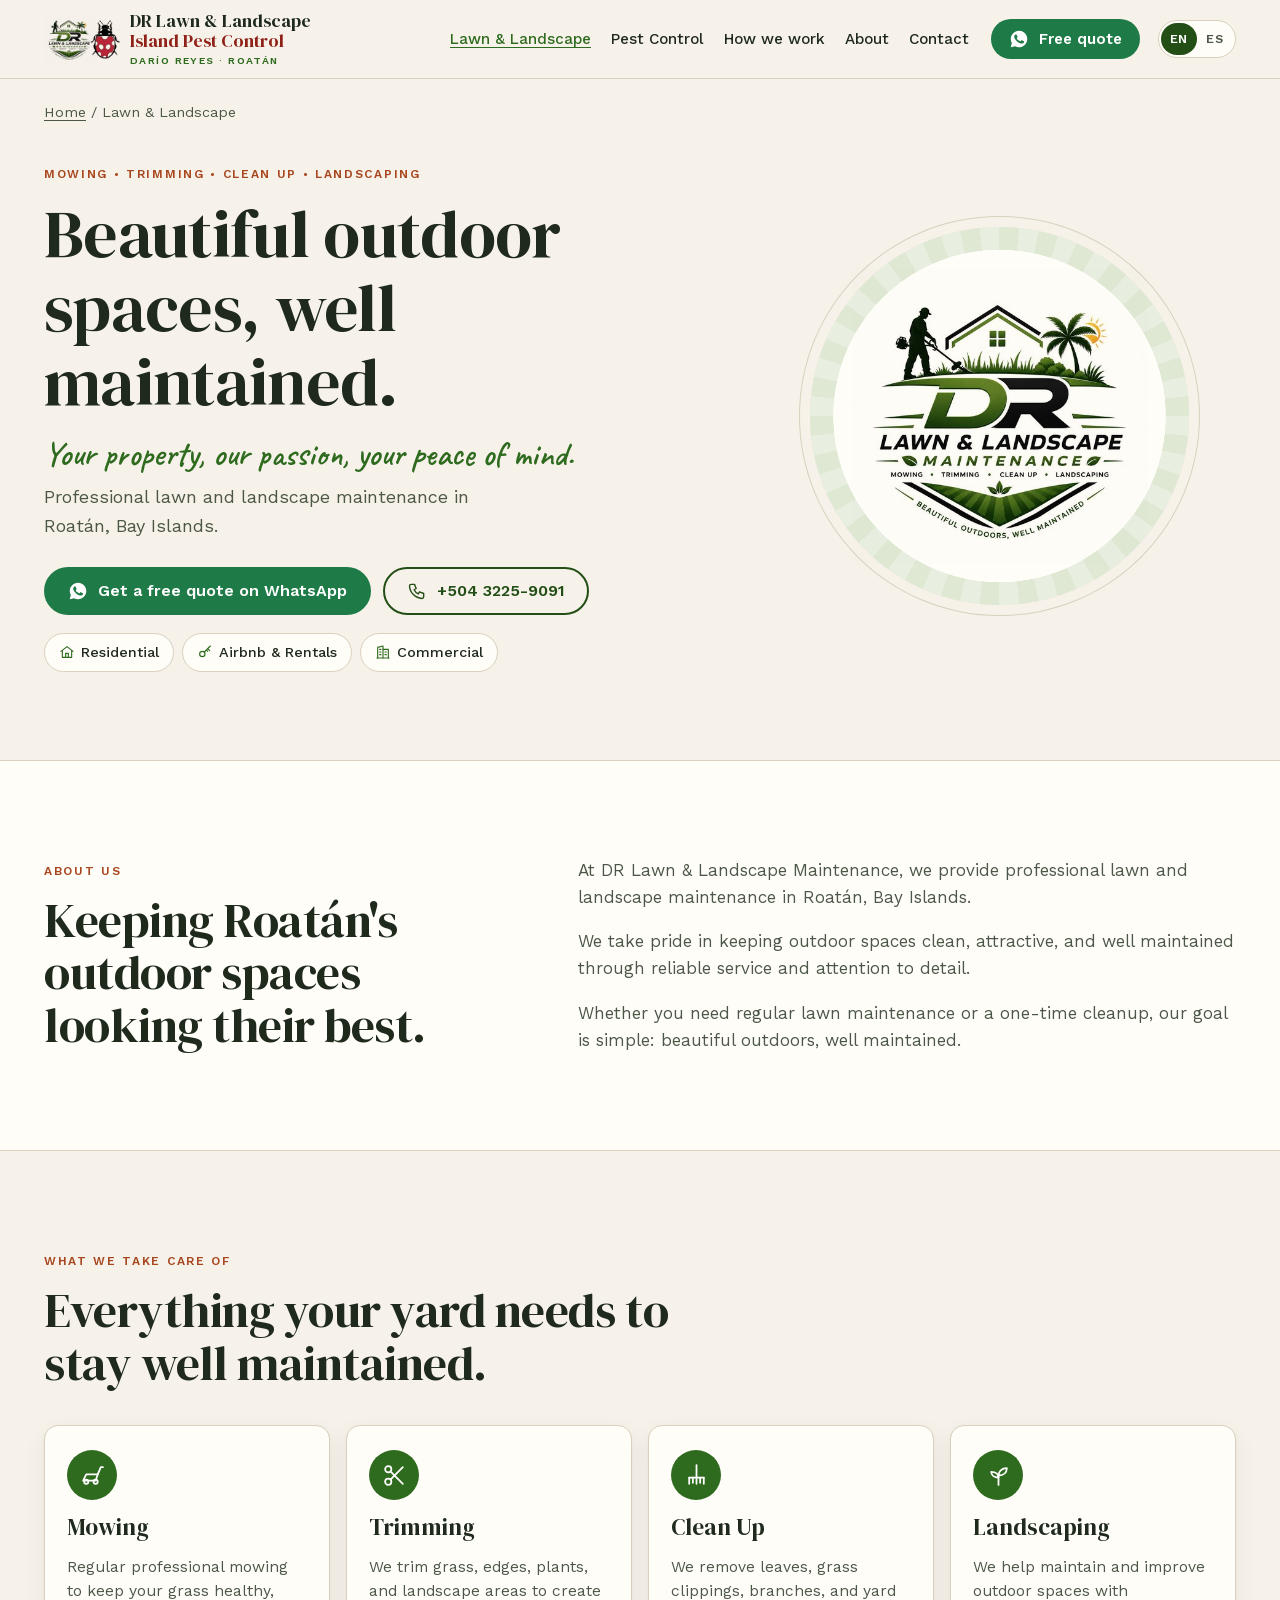
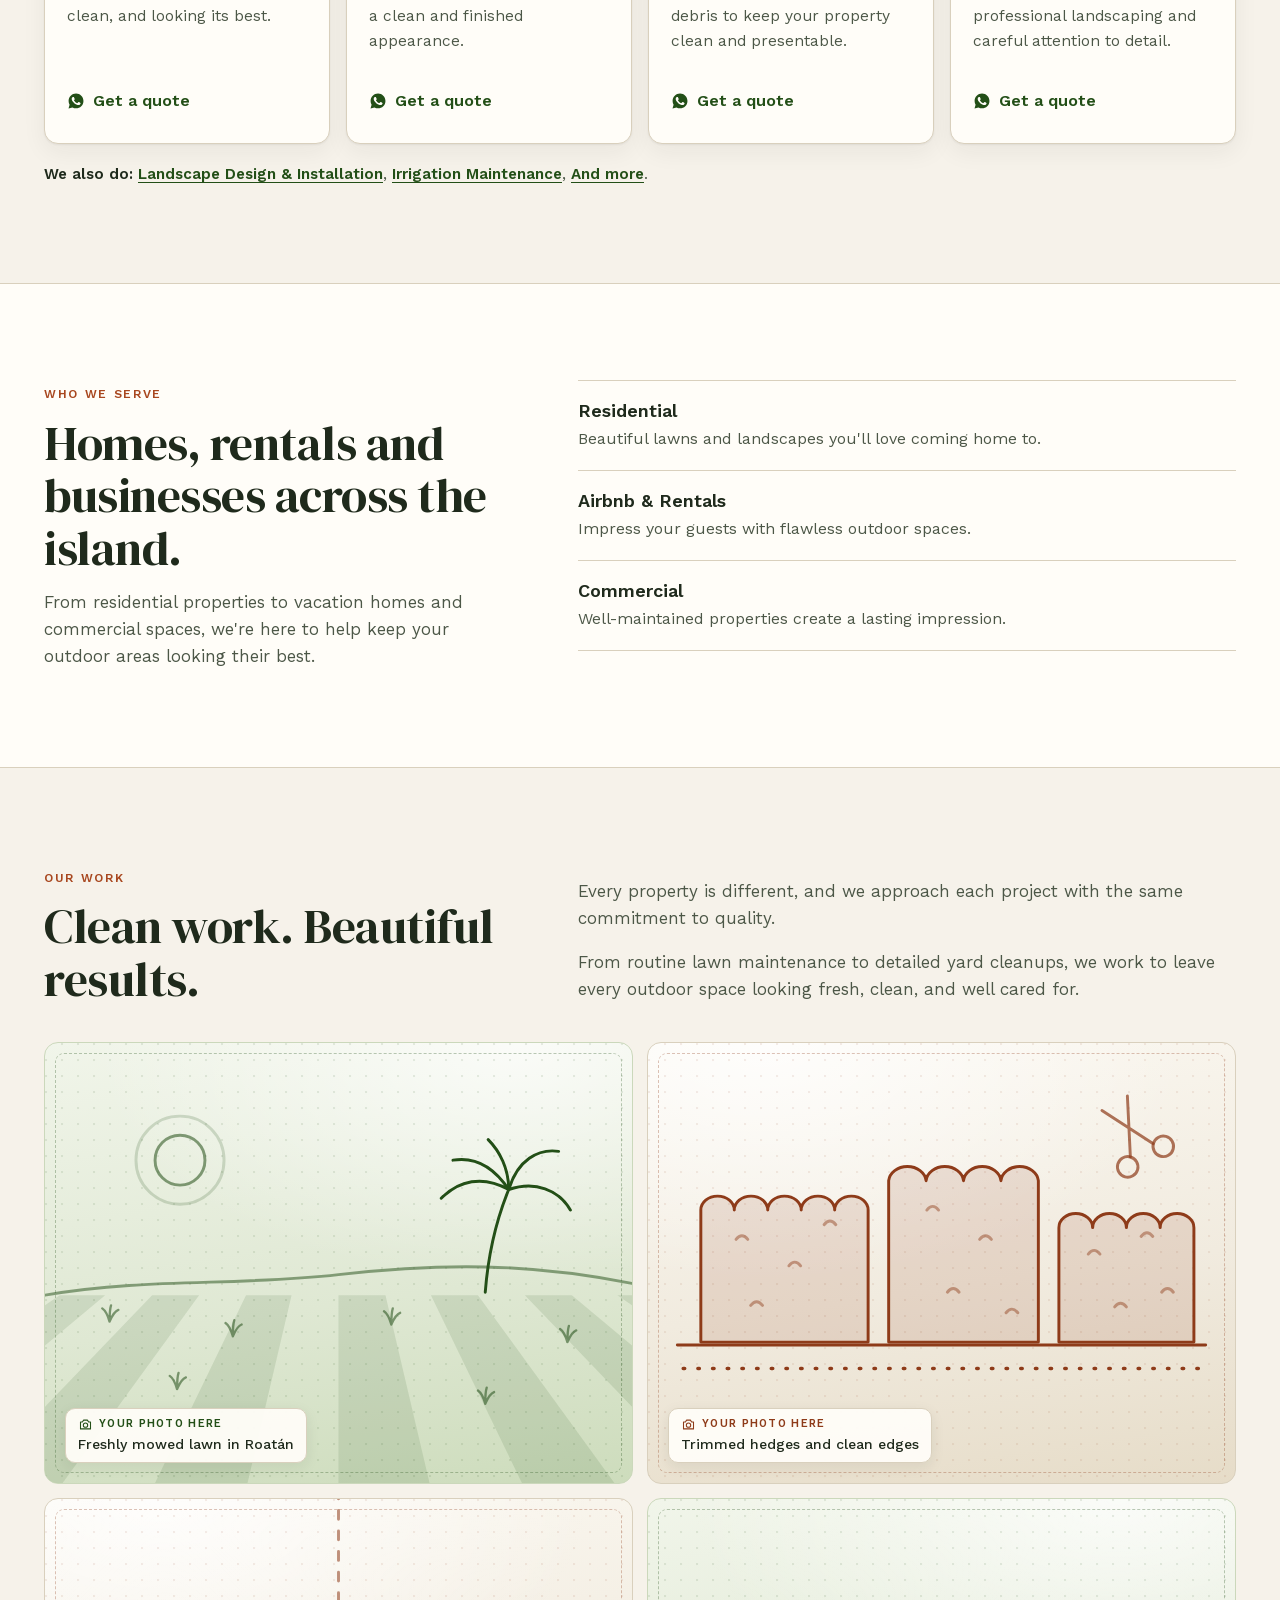
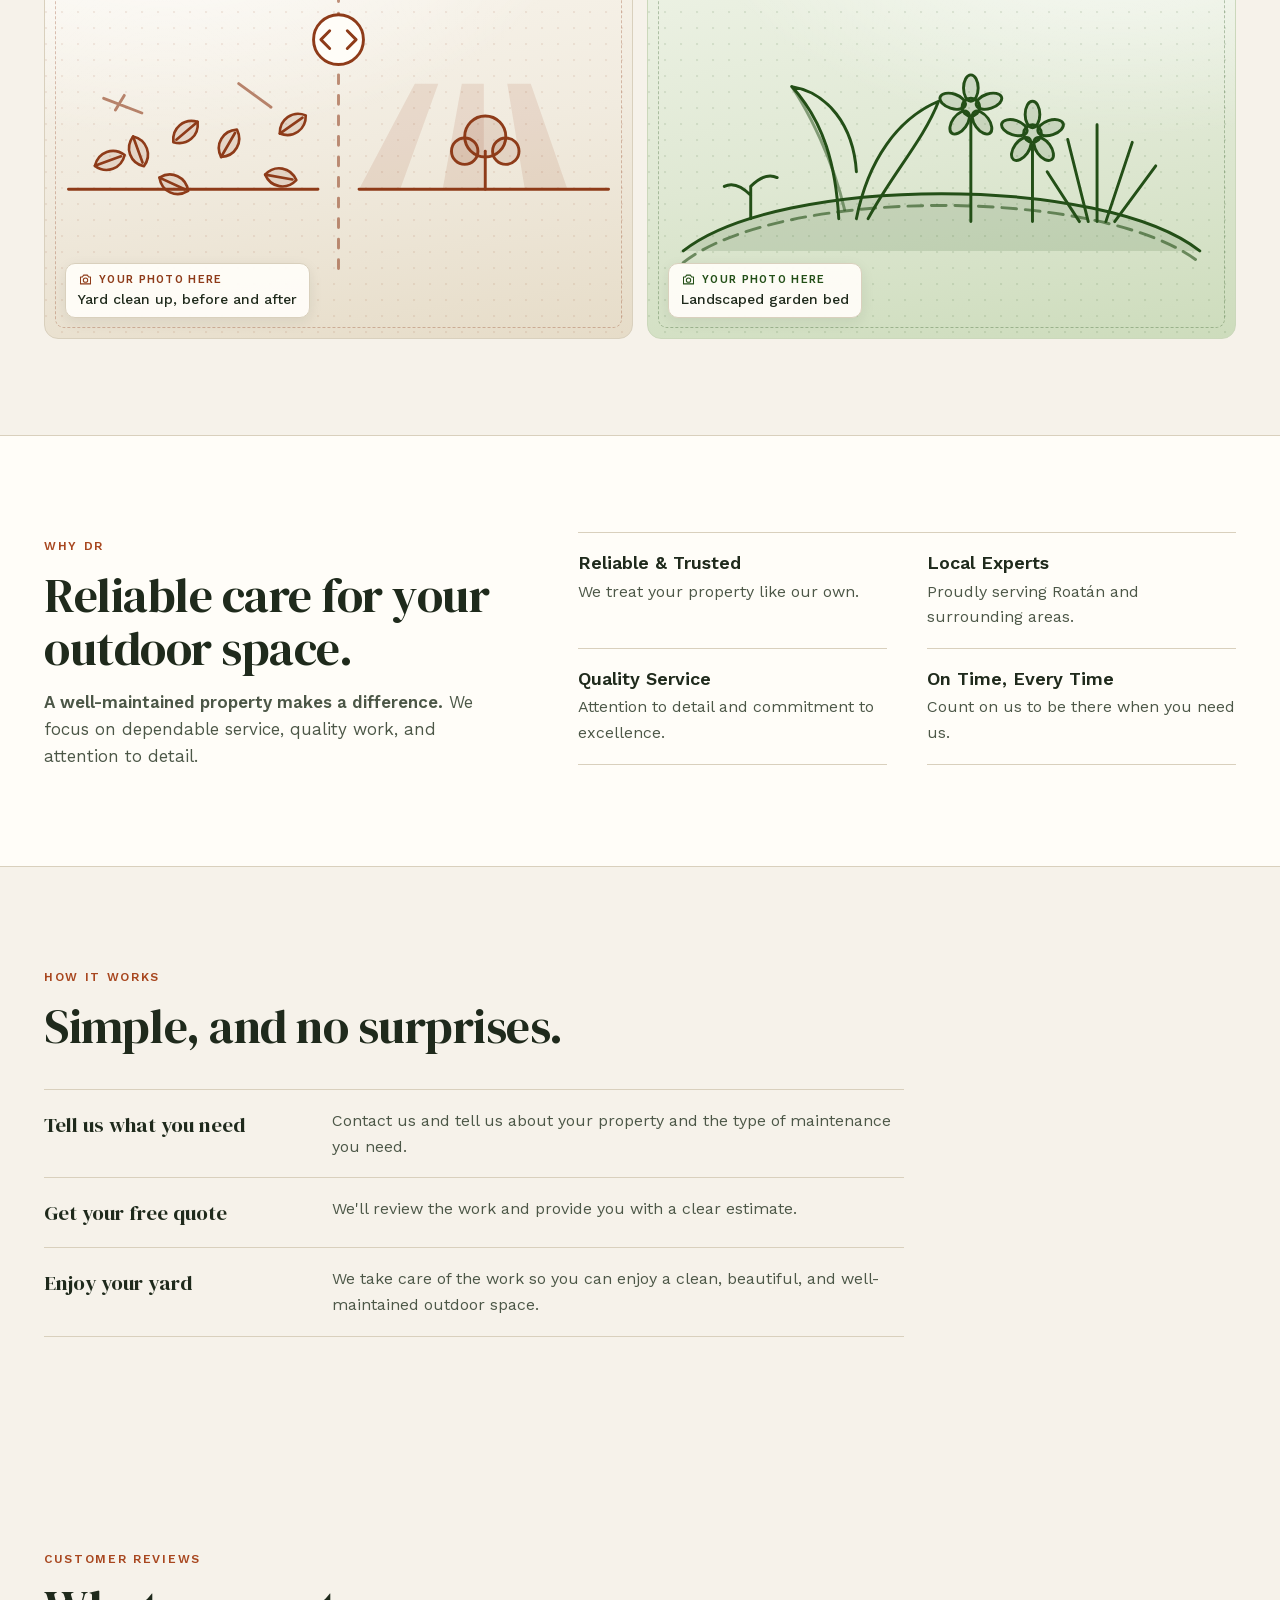
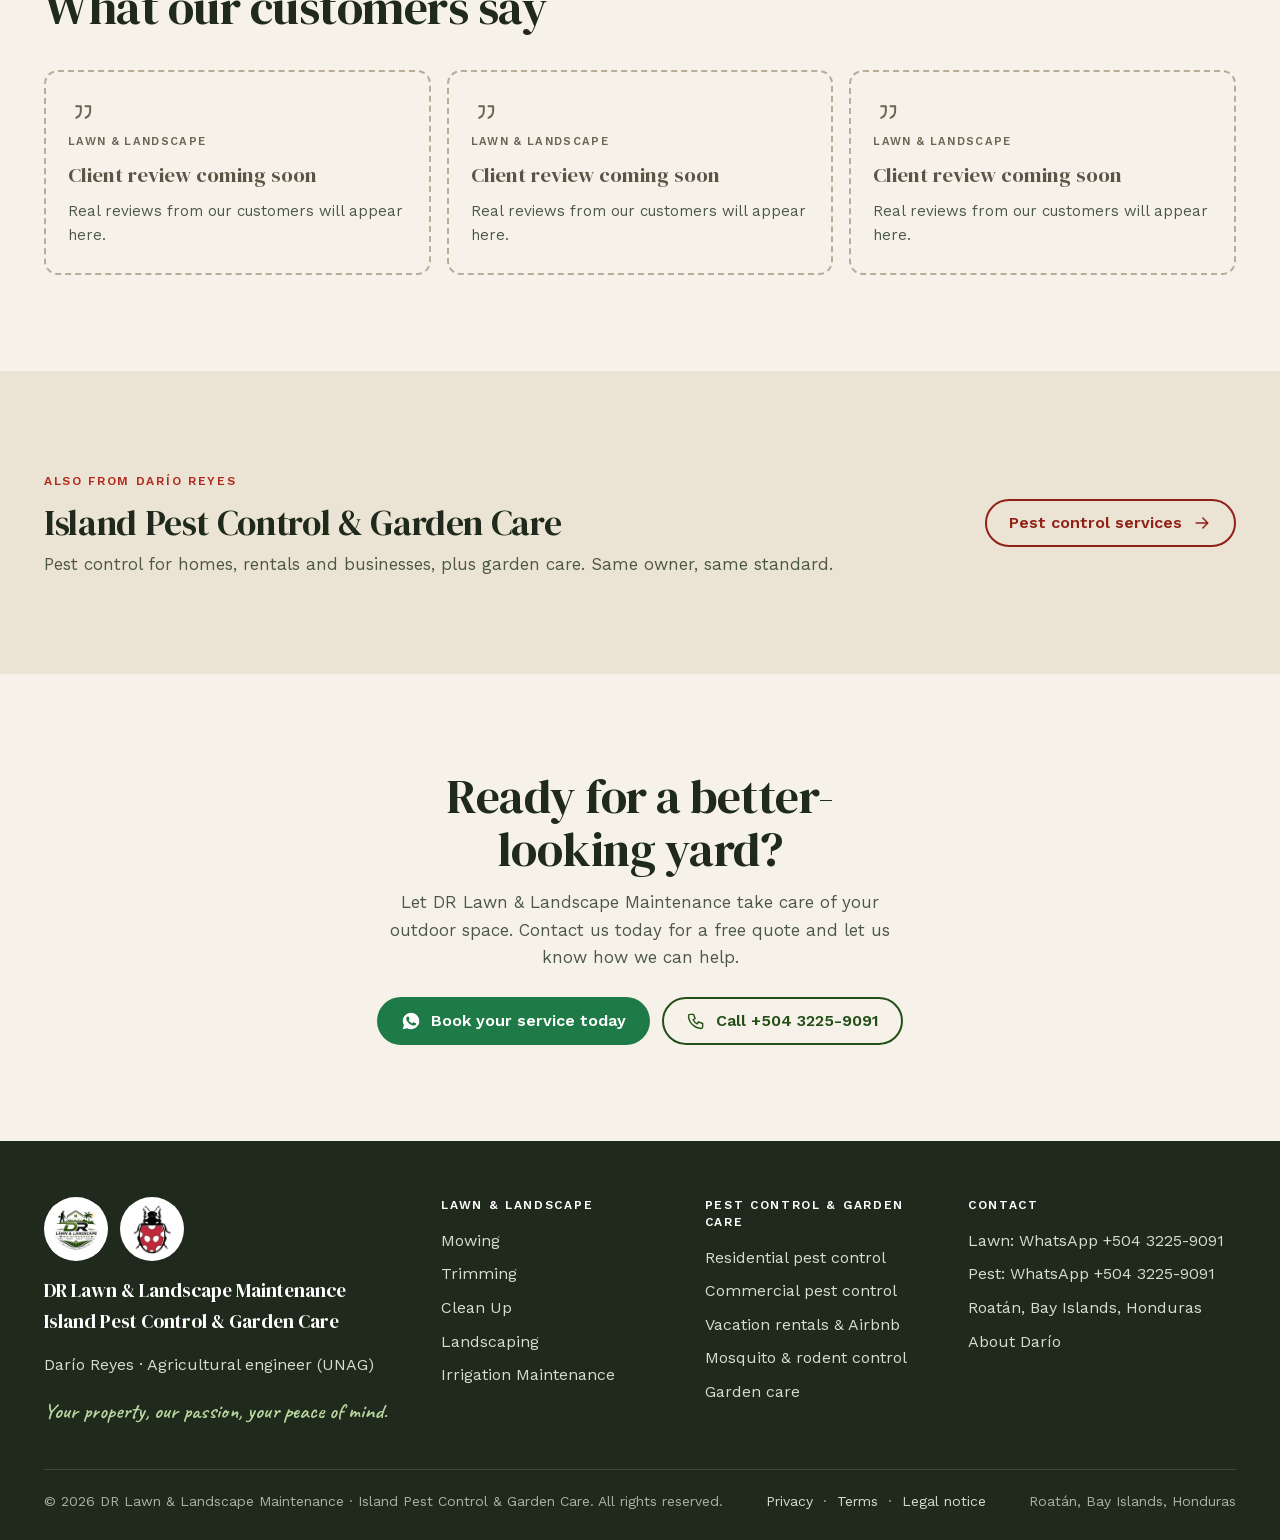
<file: lawn/index.html>
<!doctype html>
<html lang="en">
<head>
<meta name="google-site-verification" content="eLAcWBgbawYHVKgjj6qBlJbpfG8y035cS7dbeWm6K3U" />
<meta charset="utf-8">
<meta name="viewport" content="width=device-width, initial-scale=1">
<title>Lawn &amp; Landscape Maintenance in Roatán | DR Lawn &amp; Landscape</title>
<meta name="description" content="Professional lawn and landscape maintenance in Roatán, Bay Islands, Honduras. Mowing, trimming, clean up and landscaping for homes, Airbnb rentals and commercial properties. Free quote on WhatsApp.">
<link rel="canonical" href="https://dario-roatan.vercel.app/lawn/">
<link rel="alternate" hreflang="en" href="https://dario-roatan.vercel.app/lawn/">
<link rel="alternate" hreflang="es" href="https://dario-roatan.vercel.app/es/jardineria/">
<link rel="alternate" hreflang="x-default" href="https://dario-roatan.vercel.app/lawn/">
<meta name="theme-color" content="#234f17">
<meta property="og:type" content="website">
<meta property="og:site_name" content="DR Lawn &amp; Landscape · Island Pest Control">
<meta property="og:title" content="Lawn &amp; Landscape Maintenance in Roatán | DR Lawn &amp; Landscape">
<meta property="og:description" content="Professional lawn and landscape maintenance in Roatán, Bay Islands, Honduras. Mowing, trimming, clean up and landscaping for homes, Airbnb rentals and commercial properties. Free quote on WhatsApp.">
<meta property="og:url" content="https://dario-roatan.vercel.app/lawn/">
<meta property="og:image" content="https://dario-roatan.vercel.app/assets/og-lawn-en.jpg">
<meta property="og:image:type" content="image/jpeg">
<meta property="og:image:width" content="1200">
<meta property="og:image:height" content="630">
<meta property="og:image:alt" content="DR Lawn &amp; Landscape Maintenance logo: lawn and landscape maintenance in Roatán, free quote on WhatsApp.">
<meta property="og:locale" content="en_US">
<meta property="og:locale:alternate" content="es_HN">
<meta name="twitter:card" content="summary_large_image">
<meta name="twitter:title" content="Lawn &amp; Landscape Maintenance in Roatán | DR Lawn &amp; Landscape">
<meta name="twitter:description" content="Professional lawn and landscape maintenance in Roatán, Bay Islands, Honduras. Mowing, trimming, clean up and landscaping for homes, Airbnb rentals and commercial properties. Free quote on WhatsApp.">
<meta name="twitter:image" content="https://dario-roatan.vercel.app/assets/og-lawn-en.jpg">
<meta name="twitter:image:alt" content="DR Lawn &amp; Landscape Maintenance logo: lawn and landscape maintenance in Roatán, free quote on WhatsApp.">
<link rel="icon" href="../assets/favicon.svg" type="image/svg+xml">
<link rel="icon" href="../assets/favicon-32.png" type="image/png" sizes="32x32">
<link rel="apple-touch-icon" href="../assets/apple-touch-icon.png">
<link rel="preload" href="../assets/fonts/dm-serif-display-400.woff2" as="font" type="font/woff2" crossorigin>
<link rel="preload" href="../assets/fonts/work-sans-var.woff2" as="font" type="font/woff2" crossorigin>
<link rel="stylesheet" href="../assets/styles.css?v=20261022b">
<script type="application/ld+json">
{
 "@context": "https://schema.org",
 "@graph": [
  {
   "@type": "Person",
   "@id": "https://dario-roatan.vercel.app/#dario",
   "name": "Darío Reyes",
   "jobTitle": "Agricultural engineer",
   "alumniOf": {
    "@type": "CollegeOrUniversity",
    "name": "Universidad Nacional de Agricultura (UNAG)"
   }
  },
  {
   "@type": "LocalBusiness",
   "@id": "https://dario-roatan.vercel.app/#lawn",
   "name": "DR Lawn & Landscape Maintenance",
   "slogan": "Beautiful Outdoors, Well Maintained",
   "url": "https://dario-roatan.vercel.app/lawn/",
   "telephone": "+50432259091",
   "logo": "https://dario-roatan.vercel.app/assets/logo-dr-lawn.jpg",
   "image": "https://dario-roatan.vercel.app/assets/og-lawn-en.jpg",
   "address": {
    "@type": "PostalAddress",
    "addressLocality": "Roatán",
    "addressRegion": "Islas de la Bahía",
    "addressCountry": "HN"
   },
   "areaServed": "Roatán, Bay Islands, Honduras",
   "founder": {
    "@id": "https://dario-roatan.vercel.app/#dario"
   },
   "knowsLanguage": [
    "en",
    "es"
   ]
  }
 ]
}
</script>
<script>document.documentElement.classList.add("js")</script>
</head>
<body>
<svg width="0" height="0" style="position:absolute" aria-hidden="true" focusable="false"><symbol id="i-mower" viewBox="0 0 24 24"><path d="M3 17h12l2-6H6z"/><circle cx="6" cy="18" r="2"/><circle cx="15" cy="18" r="2"/><path d="M17 11l3-7h2"/></symbol><symbol id="i-scissors" viewBox="0 0 24 24"><circle cx="6" cy="6" r="3"/><circle cx="6" cy="18" r="3"/><path d="M8.1 8.1L20 20M8.1 15.9L20 4"/></symbol><symbol id="i-rake" viewBox="0 0 24 24"><path d="M12 2v12"/><path d="M5 14h14"/><path d="M5 14v6M8.5 14v5M12 14v6M15.5 14v5M19 14v6"/></symbol><symbol id="i-sprout" viewBox="0 0 24 24"><path d="M12 21v-9"/><path d="M12 12c0-4 3-7 8-7 0 4-3 7-8 7z"/><path d="M12 14c0-3-2.5-5.5-7-5.5 0 3 2.5 5.5 7 5.5z"/></symbol><symbol id="i-leaf" viewBox="0 0 24 24"><path d="M5 19c0-8 5-14 15-15-1 10-7 15-15 15z"/><path d="M5 19l8-8"/></symbol><symbol id="i-design" viewBox="0 0 24 24"><path d="M3 21h18"/><path d="M5 21V10l7-5 7 5v11"/><path d="M9 21v-5h6v5"/><path d="M12 5V2"/></symbol><symbol id="i-drop" viewBox="0 0 24 24"><path d="M12 3s6 6.5 6 11a6 6 0 0 1-12 0c0-4.5 6-11 6-11z"/><path d="M9.5 15a2.5 2.5 0 0 0 2.5 2.5"/></symbol><symbol id="i-plus" viewBox="0 0 24 24"><circle cx="12" cy="12" r="9"/><path d="M12 8v8M8 12h8"/></symbol><symbol id="i-home" viewBox="0 0 24 24"><path d="M3 11l9-7 9 7"/><path d="M5 10v10h14V10"/><path d="M10 20v-6h4v6"/></symbol><symbol id="i-key" viewBox="0 0 24 24"><circle cx="8" cy="15" r="4"/><path d="M11 12l9-9M16 7l3 3M14 9l2 2"/></symbol><symbol id="i-building" viewBox="0 0 24 24"><path d="M4 21V5l8-2v18"/><path d="M12 8h8v13"/><path d="M3 21h18"/><path d="M7 8h2M7 12h2M7 16h2M15 12h2M15 16h2"/></symbol><symbol id="i-shield" viewBox="0 0 24 24"><path d="M12 3l8 3v6c0 5-3.5 8-8 9-4.5-1-8-4-8-9V6z"/><path d="M8.5 12l2.5 2.5 4.5-5"/></symbol><symbol id="i-pin" viewBox="0 0 24 24"><path d="M12 21s-7-6.2-7-12a7 7 0 0 1 14 0c0 5.8-7 12-7 12z"/><circle cx="12" cy="9" r="2.5"/></symbol><symbol id="i-award" viewBox="0 0 24 24"><circle cx="12" cy="9" r="6"/><path d="M9.5 9l2 2 3.5-3.5"/><path d="M8.5 14L7 22l5-3 5 3-1.5-8"/></symbol><symbol id="i-calendar" viewBox="0 0 24 24"><rect x="3" y="5" width="18" height="16" rx="2"/><path d="M3 10h18M8 3v4M16 3v4"/><path d="M8 14h2M12 14h2M16 14h0M8 17h2M12 17h2"/></symbol><symbol id="i-phone" viewBox="0 0 24 24"><path d="M5 4h4l2 5-2.5 1.5a11 11 0 0 0 5 5L15 13l5 2v4a2 2 0 0 1-2 2A16 16 0 0 1 3 6a2 2 0 0 1 2-2z"/></symbol><symbol id="i-quote" viewBox="0 0 24 24"><path d="M7 7h4v4c0 3-1.5 5-4 6M15 7h4v4c0 3-1.5 5-4 6"/></symbol><symbol id="i-menu" viewBox="0 0 24 24"><path d="M4 7h16M4 12h16M4 17h16"/></symbol><symbol id="i-arrow" viewBox="0 0 24 24"><path d="M5 12h14M13 6l6 6-6 6"/></symbol><symbol id="i-wa" viewBox="0 0 24 24"><path d="M12.04 2C6.58 2 2.13 6.45 2.13 11.91c0 1.75.46 3.45 1.32 4.95L2.05 22l5.25-1.38c1.45.79 3.08 1.21 4.74 1.21 5.46 0 9.91-4.45 9.91-9.91C21.95 6.45 17.5 2 12.04 2zm5.79 14.11c-.24.68-1.42 1.3-1.95 1.35-.5.05-1.13.07-1.82-.11-.42-.13-.96-.31-1.65-.61-2.9-1.25-4.8-4.17-4.94-4.36-.14-.19-1.18-1.57-1.18-3s.75-2.13 1.02-2.42c.27-.29.58-.36.78-.36h.56c.18 0 .42-.07.66.5.24.58.82 2 .89 2.15.07.15.12.32.02.51-.1.19-.15.31-.29.48-.14.17-.3.38-.43.51-.14.14-.29.3-.13.58.17.29.75 1.23 1.6 1.99 1.1.98 2.03 1.28 2.32 1.43.29.14.46.12.63-.07.17-.19.72-.84.92-1.13.19-.29.39-.24.65-.14.27.1 1.69.8 1.98.94.29.14.48.22.55.34.07.12.07.7-.17 1.38z"/></symbol>
<symbol id="i-bug" viewBox="0 0 24 24"><path d="M12 7c-3.9 0-7 3-7 7s3.1 7 7 7 7-3 7-7-3.1-7-7-7z"/><path d="M12 7v14"/><path d="M9.5 7.5L7.5 4M14.5 7.5l2-3.5"/><circle cx="8.5" cy="13" r="1"/><circle cx="15.5" cy="13" r="1"/><circle cx="9" cy="17" r="1"/><circle cx="15" cy="17" r="1"/></symbol><symbol id="i-spray" viewBox="0 0 24 24"><rect x="8" y="10" width="8" height="11" rx="2"/><path d="M10 10V7h4v3M14 7h2.5l2-2M17.5 3.5l1 1M19.5 6.5l1 .5M19 9l1 1"/></symbol><symbol id="i-wing" viewBox="0 0 24 24"><path d="M12 10v10"/><path d="M12 10C9 4 4 4 3 7s4 5 9 3zM12 10c3-6 8-6 9-3s-4 5-9 3z"/><path d="M10 20l2-2 2 2"/></symbol><symbol id="i-camera" viewBox="0 0 24 24"><path d="M4 8h3l2-3h6l2 3h3v11H4z"/><circle cx="12" cy="13" r="3.5"/></symbol></svg>
<a class="skip" href="#main">Skip to content</a>
<header class="site-header">
  <div class="wrap nav" id="nav">
    <a class="brand" href="../" aria-label="DR Lawn &amp; Landscape · Island Pest Control, home">
      <span class="brand-marks"><img class="m-dr" src="../assets/logo-dr-lawn.jpg" width="50" height="50" alt=""><img class="m-ipc" src="../assets/ipc-mark.png" width="30" height="39" alt=""></span>
      <span class="brand-name" aria-hidden="true"><span class="l1">DR Lawn &amp; Landscape</span><span class="sep">·</span><span class="l2">Island Pest Control</span><small>Darío Reyes · Roatán</small></span>
    </a>
    <div class="lang" role="group" aria-label="Language"><span aria-current="true" lang="en">EN</span><a href="../es/jardineria/" lang="es" hreflang="es" aria-label="Español">ES</a></div>
    <button class="nav-toggle" type="button" aria-expanded="false" aria-controls="nav-menu" aria-label="Menu"><svg class="icon" aria-hidden="true" focusable="false"><use href="#i-menu"/></svg></button>
    <nav class="nav-menu" id="nav-menu" aria-label="Menu">
      <ul class="nav-links"><li><a href="../lawn/" aria-current="page">Lawn & Landscape</a></li><li><a href="../pest/">Pest Control</a></li><li><a href="../#how">How we work</a></li><li><a href="../#about">About</a></li><li><a href="#contact">Contact</a></li></ul>
      <a class="btn btn-wa btn-sm" href="https://wa.me/50432259091?text=Hi%20DR%20Lawn%20%26%20Landscape%2C%20I%27d%20like%20a%20free%20quote%20for%20my%20property." target="_blank" rel="noopener"><svg class="icon icon-fill" aria-hidden="true" focusable="false"><use href="#i-wa"/></svg>Free quote</a>
    </nav>
  </div>
</header>
<main id="main">
  <div class="wrap crumbs"><a href="../">Home</a> / Lawn &amp; Landscape</div>
  <section class="page-hero" aria-labelledby="hero-title">
    <div class="wrap page-hero-grid">
      <div>
        <p class="kicker">Mowing • Trimming • Clean Up • Landscaping</p>
        <h1 id="hero-title">Beautiful outdoor spaces, well maintained.</h1>
        <span class="script">Your property, our passion, your peace of mind.</span>
        <p class="lead">Professional lawn and landscape maintenance in Roatán, Bay Islands.</p>
        <div class="btns"><a class="btn btn-wa" href="https://wa.me/50432259091?text=Hi%20DR%20Lawn%20%26%20Landscape%2C%20I%27d%20like%20a%20free%20quote%20for%20my%20property." target="_blank" rel="noopener"><svg class="icon icon-fill" aria-hidden="true" focusable="false"><use href="#i-wa"/></svg>Get a free quote on WhatsApp</a><a class="btn btn-ghost" href="tel:+50432259091"><svg class="icon" aria-hidden="true" focusable="false"><use href="#i-phone"/></svg>+504 3225-9091</a></div>
        <div class="seg-line"><span class="chip"><svg class="icon" aria-hidden="true" focusable="false"><use href="#i-home"/></svg>Residential</span><span class="chip"><svg class="icon" aria-hidden="true" focusable="false"><use href="#i-key"/></svg>Airbnb & Rentals</span><span class="chip"><svg class="icon" aria-hidden="true" focusable="false"><use href="#i-building"/></svg>Commercial</span></div>
      </div>
      <div class="hero-logo"><img src="../assets/logo-dr-lawn.jpg" width="480" height="480" alt="DR Lawn &amp; Landscape Maintenance logo: Mowing, Trimming, Clean Up, Landscaping. Beautiful Outdoors, Well Maintained." fetchpriority="high"></div>
    </div>
  </section>

  <section class="band-paper" aria-labelledby="about-title">
    <div class="wrap split">
      <div>
        <p class="kicker">About us</p>
        <h2 class="h2" id="about-title">Keeping Roatán's outdoor spaces looking their best.</h2>
      </div>
      <div class="about-body">
        <p>At DR Lawn &amp; Landscape Maintenance, we provide professional lawn and landscape maintenance in Roatán, Bay Islands.</p>
        <p>We take pride in keeping outdoor spaces clean, attractive, and well maintained through reliable service and attention to detail.</p>
        <p>Whether you need regular lawn maintenance or a one-time cleanup, our goal is simple: beautiful outdoors, well maintained.</p>
      </div>
    </div>
  </section>

  <section id="services" aria-labelledby="svc-title">
    <div class="wrap">
      <div class="section-head">
        <p class="kicker">What we take care of</p>
        <h2 class="h2" id="svc-title">Everything your yard needs to stay well maintained.</h2>
      </div>
      <div class="cards cards-4"><article class="card"><div class="card-icon"><svg class="icon" aria-hidden="true" focusable="false"><use href="#i-mower"/></svg></div><h3>Mowing</h3><p class="grow">Regular professional mowing to keep your grass healthy, clean, and looking its best.</p><a class="text-link" href="https://wa.me/50432259091?text=Hi%20DR%20Lawn%20%26%20Landscape%2C%20I%27d%20like%20a%20free%20quote%20for%20lawn%20mowing." target="_blank" rel="noopener"><svg class="icon icon-fill" aria-hidden="true" focusable="false"><use href="#i-wa"/></svg>Get a quote<span class="sr-only">: Mowing (WhatsApp)</span></a></article><article class="card"><div class="card-icon"><svg class="icon" aria-hidden="true" focusable="false"><use href="#i-scissors"/></svg></div><h3>Trimming</h3><p class="grow">We trim grass, edges, plants, and landscape areas to create a clean and finished appearance.</p><a class="text-link" href="https://wa.me/50432259091?text=Hi%20DR%20Lawn%20%26%20Landscape%2C%20I%27d%20like%20a%20free%20quote%20for%20trimming." target="_blank" rel="noopener"><svg class="icon icon-fill" aria-hidden="true" focusable="false"><use href="#i-wa"/></svg>Get a quote<span class="sr-only">: Trimming (WhatsApp)</span></a></article><article class="card"><div class="card-icon"><svg class="icon" aria-hidden="true" focusable="false"><use href="#i-rake"/></svg></div><h3>Clean Up</h3><p class="grow">We remove leaves, grass clippings, branches, and yard debris to keep your property clean and presentable.</p><a class="text-link" href="https://wa.me/50432259091?text=Hi%20DR%20Lawn%20%26%20Landscape%2C%20I%27d%20like%20a%20free%20quote%20for%20a%20yard%20clean%20up." target="_blank" rel="noopener"><svg class="icon icon-fill" aria-hidden="true" focusable="false"><use href="#i-wa"/></svg>Get a quote<span class="sr-only">: Clean Up (WhatsApp)</span></a></article><article class="card"><div class="card-icon"><svg class="icon" aria-hidden="true" focusable="false"><use href="#i-sprout"/></svg></div><h3>Landscaping</h3><p class="grow">We help maintain and improve outdoor spaces with professional landscaping and careful attention to detail.</p><a class="text-link" href="https://wa.me/50432259091?text=Hi%20DR%20Lawn%20%26%20Landscape%2C%20I%27d%20like%20a%20free%20quote%20for%20landscaping." target="_blank" rel="noopener"><svg class="icon icon-fill" aria-hidden="true" focusable="false"><use href="#i-wa"/></svg>Get a quote<span class="sr-only">: Landscaping (WhatsApp)</span></a></article></div>
      <p class="also"><strong>We also do:</strong> <a href="https://wa.me/50432259091?text=Hi%20DR%20Lawn%20%26%20Landscape%2C%20I%27d%20like%20a%20free%20quote%20for%20landscape%20design%20and%20installation." target="_blank" rel="noopener">Landscape Design & Installation</a>, <a href="https://wa.me/50432259091?text=Hi%20DR%20Lawn%20%26%20Landscape%2C%20I%27d%20like%20a%20free%20quote%20for%20irrigation%20maintenance." target="_blank" rel="noopener">Irrigation Maintenance</a>, <a href="https://wa.me/50432259091?text=Hi%20DR%20Lawn%20%26%20Landscape%2C%20I%27d%20like%20a%20free%20quote%20for%20another%20outdoor%20service." target="_blank" rel="noopener">And more</a>.</p>
    </div>
  </section>

  <section class="band-paper" aria-labelledby="seg-title">
    <div class="wrap split">
      <div>
        <p class="kicker">Who we serve</p>
        <h2 class="h2" id="seg-title">Homes, rentals and businesses across the island.</h2>
        <p class="lead" style="margin-top:14px">From residential properties to vacation homes and commercial spaces, we're here to help keep your outdoor areas looking their best.</p>
      </div>
      <ul class="why-list" style="grid-template-columns:1fr"><li><h3>Residential</h3><p>Beautiful lawns and landscapes you'll love coming home to.</p></li><li><h3>Airbnb & Rentals</h3><p>Impress your guests with flawless outdoor spaces.</p></li><li><h3>Commercial</h3><p>Well-maintained properties create a lasting impression.</p></li></ul>
    </div>
  </section>

  <section id="work" aria-labelledby="work-title">
    <div class="wrap">
      <div class="split section-head" style="max-width:none">
        <div>
          <p class="kicker">Our work</p>
          <h2 class="h2" id="work-title">Clean work. Beautiful results.</h2>
        </div>
        <div class="lead"><p>Every property is different, and we approach each project with the same commitment to quality.</p><p>From routine lawn maintenance to detailed yard cleanups, we work to leave every outdoor space looking fresh, clean, and well cared for.</p></div>
      </div>
      <div class="gallery"><figure class="ph "><svg viewBox="0 0 400 300" preserveAspectRatio="xMidYMid slice" aria-hidden="true" focusable="false"><path d="M-54 172L-22 172L-238 300L-300 300Z" fill="currentColor" fill-opacity=".11" stroke="none"/><path d="M10 172L41 172L-112 300L-175 300Z" fill="currentColor" fill-opacity=".11" stroke="none"/><path d="M73 172L105 172L12 300L-50 300Z" fill="currentColor" fill-opacity=".11" stroke="none"/><path d="M137 172L168 172L138 300L75 300Z" fill="currentColor" fill-opacity=".11" stroke="none"/><path d="M200 172L232 172L262 300L200 300Z" fill="currentColor" fill-opacity=".11" stroke="none"/><path d="M263 172L295 172L388 300L325 300Z" fill="currentColor" fill-opacity=".11" stroke="none"/><path d="M327 172L359 172L512 300L450 300Z" fill="currentColor" fill-opacity=".11" stroke="none"/><path d="M390 172L422 172L638 300L575 300Z" fill="currentColor" fill-opacity=".11" stroke="none"/><g fill="none" stroke="currentColor" stroke-width="2" stroke-linecap="round" stroke-linejoin="round"><circle cx="92" cy="80" r="17" stroke-opacity=".55"/><circle cx="92" cy="80" r="30" stroke-opacity=".18"/><path stroke-opacity=".5" d="M0 172C70 160 130 166 200 158S330 150 400 164"/><g transform="translate(300 170) scale(1.0)"><path d="M0 0C2-26 7-48 16-70"/><path d="M16-70C-2-80-18-76-30-64"/><path d="M16-70C4-88-10-92-22-90"/><path d="M16-70C22-90 36-98 50-96"/><path d="M16-70C34-76 50-70 58-56"/><path d="M16-70C16-84 10-96 2-104"/></g><path stroke-opacity=".55" stroke-width="1.6" d="M44 190q-2-7-5-9M44 190q0-8 1-11M44 190q3-7 6-8"/><path stroke-opacity=".55" stroke-width="1.6" d="M128 200q-2-7-5-9M128 200q0-8 1-11M128 200q3-7 6-8"/><path stroke-opacity=".55" stroke-width="1.6" d="M236 192q-2-7-5-9M236 192q0-8 1-11M236 192q3-7 6-8"/><path stroke-opacity=".55" stroke-width="1.6" d="M356 204q-2-7-5-9M356 204q0-8 1-11M356 204q3-7 6-8"/><path stroke-opacity=".55" stroke-width="1.6" d="M90 236q-2-7-5-9M90 236q0-8 1-11M90 236q3-7 6-8"/><path stroke-opacity=".55" stroke-width="1.6" d="M300 246q-2-7-5-9M300 246q0-8 1-11M300 246q3-7 6-8"/></g></svg><figcaption><span class="ph-k"><svg class="icon" aria-hidden="true" focusable="false"><use href="#i-camera"/></svg>Your photo here<span class="sr-only">:</span></span><span class="ph-d">Freshly mowed lawn in Roatán</span></figcaption></figure><figure class="ph alt"><svg viewBox="0 0 400 300" preserveAspectRatio="xMidYMid slice" aria-hidden="true" focusable="false"><g transform="translate(0 -26)"><g fill="none" stroke="currentColor" stroke-width="2" stroke-linecap="round" stroke-linejoin="round"><path d="M36 230V140a11.4 9.5 0 0 1 22.8 0a11.4 9.5 0 0 1 22.8 0a11.4 9.5 0 0 1 22.8 0a11.4 9.5 0 0 1 22.8 0a11.4 9.5 0 0 1 22.8 0V230Z" fill="currentColor" fill-opacity=".13"/><path d="M164 230V120a12.8 10.6 0 0 1 25.5 0a12.8 10.6 0 0 1 25.5 0a12.8 10.6 0 0 1 25.5 0a12.8 10.6 0 0 1 25.5 0V230Z" fill="currentColor" fill-opacity=".13"/><path d="M280 230V152a11.5 9.6 0 0 1 23.0 0a11.5 9.6 0 0 1 23.0 0a11.5 9.6 0 0 1 23.0 0a11.5 9.6 0 0 1 23.0 0V230Z" fill="currentColor" fill-opacity=".13"/><path stroke-opacity=".45" d="M60 160q4-5 8 0"/><path stroke-opacity=".45" d="M96 178q4-5 8 0"/><path stroke-opacity=".45" d="M120 150q4-5 8 0"/><path stroke-opacity=".45" d="M70 205q4-5 8 0"/><path stroke-opacity=".45" d="M190 140q4-5 8 0"/><path stroke-opacity=".45" d="M226 160q4-5 8 0"/><path stroke-opacity=".45" d="M204 196q4-5 8 0"/><path stroke-opacity=".45" d="M244 210q4-5 8 0"/><path stroke-opacity=".45" d="M300 170q4-5 8 0"/><path stroke-opacity=".45" d="M336 158q4-5 8 0"/><path stroke-opacity=".45" d="M318 206q4-5 8 0"/><path stroke-opacity=".45" d="M350 196q4-5 8 0"/><path d="M20 232H380"/><path stroke-dasharray="1 9" stroke-width="2.4" d="M24 248H376"/><g transform="translate(330 88) rotate(-30)" stroke-opacity=".7"><circle cx="-14" cy="18" r="7"/><circle cx="14" cy="18" r="7"/><path d="M-9 13L10-24M9 13L-10-24"/></g></g></g></svg><figcaption><span class="ph-k"><svg class="icon" aria-hidden="true" focusable="false"><use href="#i-camera"/></svg>Your photo here<span class="sr-only">:</span></span><span class="ph-d">Trimmed hedges and clean edges</span></figcaption></figure><figure class="ph alt"><svg viewBox="0 0 400 300" preserveAspectRatio="xMidYMid slice" aria-hidden="true" focusable="false"><g transform="translate(0 -24)"><g fill="none" stroke="currentColor" stroke-width="2" stroke-linecap="round" stroke-linejoin="round"><path d="M16 222H186M214 222H384"/><g transform="translate(34 206) rotate(-20) scale(0.9)"><path d="M0 0C6-9 18-9 24 0C18 9 6 9 0 0Z" fill="currentColor" fill-opacity=".13"/><path d="M0 0H21"/></g><g transform="translate(78 214) rotate(25) scale(0.9)"><path d="M0 0C6-9 18-9 24 0C18 9 6 9 0 0Z" fill="currentColor" fill-opacity=".13"/><path d="M0 0H21"/></g><g transform="translate(120 200) rotate(-60) scale(0.9)"><path d="M0 0C6-9 18-9 24 0C18 9 6 9 0 0Z" fill="currentColor" fill-opacity=".13"/><path d="M0 0H21"/></g><g transform="translate(60 186) rotate(70) scale(0.9)"><path d="M0 0C6-9 18-9 24 0C18 9 6 9 0 0Z" fill="currentColor" fill-opacity=".13"/><path d="M0 0H21"/></g><g transform="translate(150 212) rotate(10) scale(0.9)"><path d="M0 0C6-9 18-9 24 0C18 9 6 9 0 0Z" fill="currentColor" fill-opacity=".13"/><path d="M0 0H21"/></g><g transform="translate(104 176) rotate(140) scale(0.9)"><path d="M0 0C6-9 18-9 24 0C18 9 6 9 0 0Z" fill="currentColor" fill-opacity=".13"/><path d="M0 0H21"/></g><g transform="translate(160 184) rotate(-35) scale(0.9)"><path d="M0 0C6-9 18-9 24 0C18 9 6 9 0 0Z" fill="currentColor" fill-opacity=".13"/><path d="M0 0H21"/></g><path stroke-opacity=".6" d="M40 160l26 10M48 168l6-10M132 150l22 16"/></g><path d="M252 150L268 150L242 222L214 222Z" fill="currentColor" fill-opacity=".11" stroke="none"/><path d="M284 150L299 150L299 222L271 222Z" fill="currentColor" fill-opacity=".11" stroke="none"/><path d="M315 150L331 150L356 222L327 222Z" fill="currentColor" fill-opacity=".11" stroke="none"/><g fill="none" stroke="currentColor" stroke-width="2" stroke-linecap="round" stroke-linejoin="round"><path d="M300 222V196"/><circle cx="300" cy="186" r="14" fill="currentColor" fill-opacity=".13"/><circle cx="286" cy="196" r="9" fill="currentColor" fill-opacity=".13"/><circle cx="314" cy="196" r="9" fill="currentColor" fill-opacity=".13"/><path stroke-dasharray="6 8" stroke-opacity=".55" d="M200 18V282"/></g><circle cx="200" cy="120" r="17" fill="#fffdf8" stroke="currentColor" stroke-width="2"/><g fill="none" stroke="currentColor" stroke-width="2" stroke-linecap="round" stroke-linejoin="round"><path d="M194 114l-6 6 6 6M206 114l6 6-6 6"/></g></g></svg><figcaption><span class="ph-k"><svg class="icon" aria-hidden="true" focusable="false"><use href="#i-camera"/></svg>Your photo here<span class="sr-only">:</span></span><span class="ph-d">Yard clean up, before and after</span></figcaption></figure><figure class="ph "><svg viewBox="0 0 400 300" preserveAspectRatio="xMidYMid slice" aria-hidden="true" focusable="false"><g transform="translate(0 -18)"><g fill="none" stroke="currentColor" stroke-width="2" stroke-linecap="round" stroke-linejoin="round"><path d="M24 258C90 206 310 206 376 258" fill="currentColor" fill-opacity=".13"/><path stroke-dasharray="10 6" stroke-opacity=".6" d="M24 266C90 214 310 214 376 266"/><path d="M130 236C128 200 120 170 98 146C122 150 140 172 142 204M142 236C150 196 170 168 198 156C188 182 166 206 150 236"/><path d="M98 146C110 164 126 196 134 230" stroke-opacity=".5"/><path d="M220 238V168M262 238V186"/><g transform="translate(220 160)"><circle r="6" fill="currentColor" fill-opacity=".13"/><ellipse rx="5" ry="9" transform="rotate(0) translate(0 -13)" fill="currentColor" fill-opacity=".13"/><ellipse rx="5" ry="9" transform="rotate(72) translate(0 -13)" fill="currentColor" fill-opacity=".13"/><ellipse rx="5" ry="9" transform="rotate(144) translate(0 -13)" fill="currentColor" fill-opacity=".13"/><ellipse rx="5" ry="9" transform="rotate(216) translate(0 -13)" fill="currentColor" fill-opacity=".13"/><ellipse rx="5" ry="9" transform="rotate(288) translate(0 -13)" fill="currentColor" fill-opacity=".13"/></g><g transform="translate(262 178)"><circle r="6" fill="currentColor" fill-opacity=".13"/><ellipse rx="5" ry="9" transform="rotate(0) translate(0 -13)" fill="currentColor" fill-opacity=".13"/><ellipse rx="5" ry="9" transform="rotate(72) translate(0 -13)" fill="currentColor" fill-opacity=".13"/><ellipse rx="5" ry="9" transform="rotate(144) translate(0 -13)" fill="currentColor" fill-opacity=".13"/><ellipse rx="5" ry="9" transform="rotate(216) translate(0 -13)" fill="currentColor" fill-opacity=".13"/><ellipse rx="5" ry="9" transform="rotate(288) translate(0 -13)" fill="currentColor" fill-opacity=".13"/></g><path d="M300 238L286 182M306 238L306 172M312 238L330 184M318 238L346 200M294 238L272 204"/><path d="M70 236V214M70 220C62 212 56 212 52 214M70 214C78 206 84 206 88 208"/></g></g></svg><figcaption><span class="ph-k"><svg class="icon" aria-hidden="true" focusable="false"><use href="#i-camera"/></svg>Your photo here<span class="sr-only">:</span></span><span class="ph-d">Landscaped garden bed</span></figcaption></figure></div>
    </div>
  </section>

  <section class="band-paper" aria-labelledby="why-title">
    <div class="wrap split">
      <div>
        <p class="kicker">Why DR</p>
        <h2 class="h2" id="why-title">Reliable care for your outdoor space.</h2>
        <p class="lead" style="margin-top:14px"><strong>A well-maintained property makes a difference.</strong> We focus on dependable service, quality work, and attention to detail.</p>
      </div>
      <ul class="why-list"><li><h3>Reliable & Trusted</h3><p>We treat your property like our own.</p></li><li><h3>Local Experts</h3><p>Proudly serving Roatán and surrounding areas.</p></li><li><h3>Quality Service</h3><p>Attention to detail and commitment to excellence.</p></li><li><h3>On Time, Every Time</h3><p>Count on us to be there when you need us.</p></li></ul>
    </div>
  </section>

  <section id="how" aria-labelledby="how-title">
    <div class="wrap">
      <div class="section-head">
        <p class="kicker">How it works</p>
        <h2 class="h2" id="how-title">Simple, and no surprises.</h2>
      </div>
      <dl class="prose-steps"><div><dt>Tell us what you need</dt><dd>Contact us and tell us about your property and the type of maintenance you need.</dd></div><div><dt>Get your free quote</dt><dd>We'll review the work and provide you with a clear estimate.</dd></div><div><dt>Enjoy your yard</dt><dd>We take care of the work so you can enjoy a clean, beautiful, and well-maintained outdoor space.</dd></div></dl>
    </div>
  </section>

  <section id="reviews" aria-labelledby="rev-title">
    <div class="wrap">
      <div class="section-head">
        <p class="kicker">Customer reviews</p>
        <h2 class="h2" id="rev-title">What our customers say</h2>
      </div>
      <ul class="reviews-grid"><li class="review-ph"><svg class="icon" aria-hidden="true" focusable="false"><use href="#i-quote"/></svg><span class="tag">Lawn & Landscape</span><strong>Client review coming soon</strong><span>Real reviews from our customers will appear here.</span></li><li class="review-ph"><svg class="icon" aria-hidden="true" focusable="false"><use href="#i-quote"/></svg><span class="tag">Lawn & Landscape</span><strong>Client review coming soon</strong><span>Real reviews from our customers will appear here.</span></li><li class="review-ph"><svg class="icon" aria-hidden="true" focusable="false"><use href="#i-quote"/></svg><span class="tag">Lawn & Landscape</span><strong>Client review coming soon</strong><span>Real reviews from our customers will appear here.</span></li></ul>
    </div>
  </section>

  <section class="cross line-pest" aria-labelledby="cross-title">
    <div class="wrap cross-inner">
      <div>
        <p class="kicker">Also from Darío Reyes</p>
        <h2 id="cross-title">Island Pest Control &amp; Garden Care</h2>
        <p class="lead" style="margin-top:8px">Pest control for homes, rentals and businesses, plus garden care. Same owner, same standard.</p>
      </div>
      <a class="btn btn-ghost" href="../pest/">Pest control services<svg class="icon" aria-hidden="true" focusable="false"><use href="#i-arrow"/></svg></a>
    </div>
  </section>

  <section class="cta-band" id="contact" aria-labelledby="contact-title">
    <div class="wrap">
      <h2 class="h2" id="contact-title">Ready for a better-looking yard?</h2>
      <p class="lead">Let DR Lawn &amp; Landscape Maintenance take care of your outdoor space. Contact us today for a free quote and let us know how we can help.</p>
      <div class="btns"><a class="btn btn-wa" href="https://wa.me/50432259091?text=Hi%20DR%20Lawn%20%26%20Landscape%2C%20I%27d%20like%20a%20free%20quote%20for%20my%20property." target="_blank" rel="noopener"><svg class="icon icon-fill" aria-hidden="true" focusable="false"><use href="#i-wa"/></svg>Book your service today</a><a class="btn btn-ghost" href="tel:+50432259091"><svg class="icon" aria-hidden="true" focusable="false"><use href="#i-phone"/></svg>Call +504 3225-9091</a></div>
    </div>
  </section>
</main>
<footer class="site-footer">
  <div class="wrap">
    <div class="footer-grid">
      <div>
        <div class="footer-brand">
          <span class="fm"><img src="../assets/logo-dr-lawn.jpg" width="54" height="54" alt="" loading="lazy"></span>
          <span class="fm"><img src="../assets/ipc-mark.png" width="40" height="52" alt="" loading="lazy"></span>
        </div>
        <p style="margin-top:14px"><strong style="font-family:var(--serif);font-weight:400;font-size:1.2rem;color:#fff">DR Lawn &amp; Landscape Maintenance<br>Island Pest Control &amp; Garden Care</strong></p>
        <p>Darío Reyes · Agricultural engineer (UNAG)</p>
        <span class="footer-tag">Your property, our passion, your peace of mind.</span>
      </div>
      <nav aria-labelledby="f-lawn-en"><h2 id="f-lawn-en">Lawn & Landscape</h2><ul>
        <li><a href="../lawn/">Mowing</a></li>
        <li><a href="../lawn/">Trimming</a></li>
        <li><a href="../lawn/">Clean Up</a></li>
        <li><a href="../lawn/">Landscaping</a></li>
        <li><a href="../lawn/">Irrigation Maintenance</a></li></ul></nav>
      <nav aria-labelledby="f-pest-en"><h2 id="f-pest-en">Pest Control & Garden Care</h2><ul>
        <li><a href="../pest/">Residential pest control</a></li>
        <li><a href="../pest/">Commercial pest control</a></li>
        <li><a href="../pest/">Vacation rentals & Airbnb</a></li>
        <li><a href="../pest/">Mosquito & rodent control</a></li>
        <li><a href="../pest/">Garden care</a></li></ul></nav>
      <div><h2>Contact</h2>
        <ul>
          <li>Lawn: <a href="https://wa.me/50432259091?text=Hi%20DR%20Lawn%20%26%20Landscape%2C%20I%27d%20like%20a%20free%20quote%20for%20my%20property." target="_blank" rel="noopener">WhatsApp +504 3225-9091</a></li>
          <li>Pest: <a href="https://wa.me/50432259091?text=Hi%20Island%20Pest%20Control%2C%20I%27d%20like%20to%20book%20an%20inspection." target="_blank" rel="noopener">WhatsApp +504 3225-9091</a></li>
          <li>Roatán, Bay Islands, Honduras</li>
          <li><a href="../#about">About Darío</a></li>
        </ul>
      </div>
    </div>
    <div class="footer-bottom">
      <span>&copy; 2026 DR Lawn &amp; Landscape Maintenance · Island Pest Control &amp; Garden Care. All rights reserved.</span>
      <nav class="footer-legal" aria-label="Legal"><a href="../privacy/">Privacy</a><span aria-hidden="true">·</span><a href="../terms/">Terms</a><span aria-hidden="true">·</span><a href="../legal/">Legal notice</a></nav>
      <span>Roatán, Bay Islands, Honduras</span>
    </div>
  </div>
</footer>

<div class="wa-bar">
  <a class="btn btn-wa" href="https://wa.me/50432259091?text=Hi%20DR%20Lawn%20%26%20Landscape%2C%20I%27d%20like%20a%20free%20quote%20for%20my%20property." target="_blank" rel="noopener"><svg class="icon icon-fill" aria-hidden="true" focusable="false"><use href="#i-wa"/></svg><span>Lawn quote<small>+504 3225-9091</small></span></a>
  <a class="btn btn-red" href="https://wa.me/50432259091?text=Hi%20Island%20Pest%20Control%2C%20I%27d%20like%20to%20book%20an%20inspection." target="_blank" rel="noopener"><svg class="icon icon-fill" aria-hidden="true" focusable="false"><use href="#i-wa"/></svg><span>Pest inspection<small>+504 3225-9091</small></span></a>
</div>

<script src="../assets/site.js?v=20261022b" defer></script>
<!-- Cloudflare Web Analytics --><script type='module' src='https://static.cloudflareinsights.com/beacon.min.js' data-cf-beacon='{"token": "138e7115485747debf387de6c91d4e39"}'></script><!-- End Cloudflare Web Analytics -->
</body>
</html>
</file>
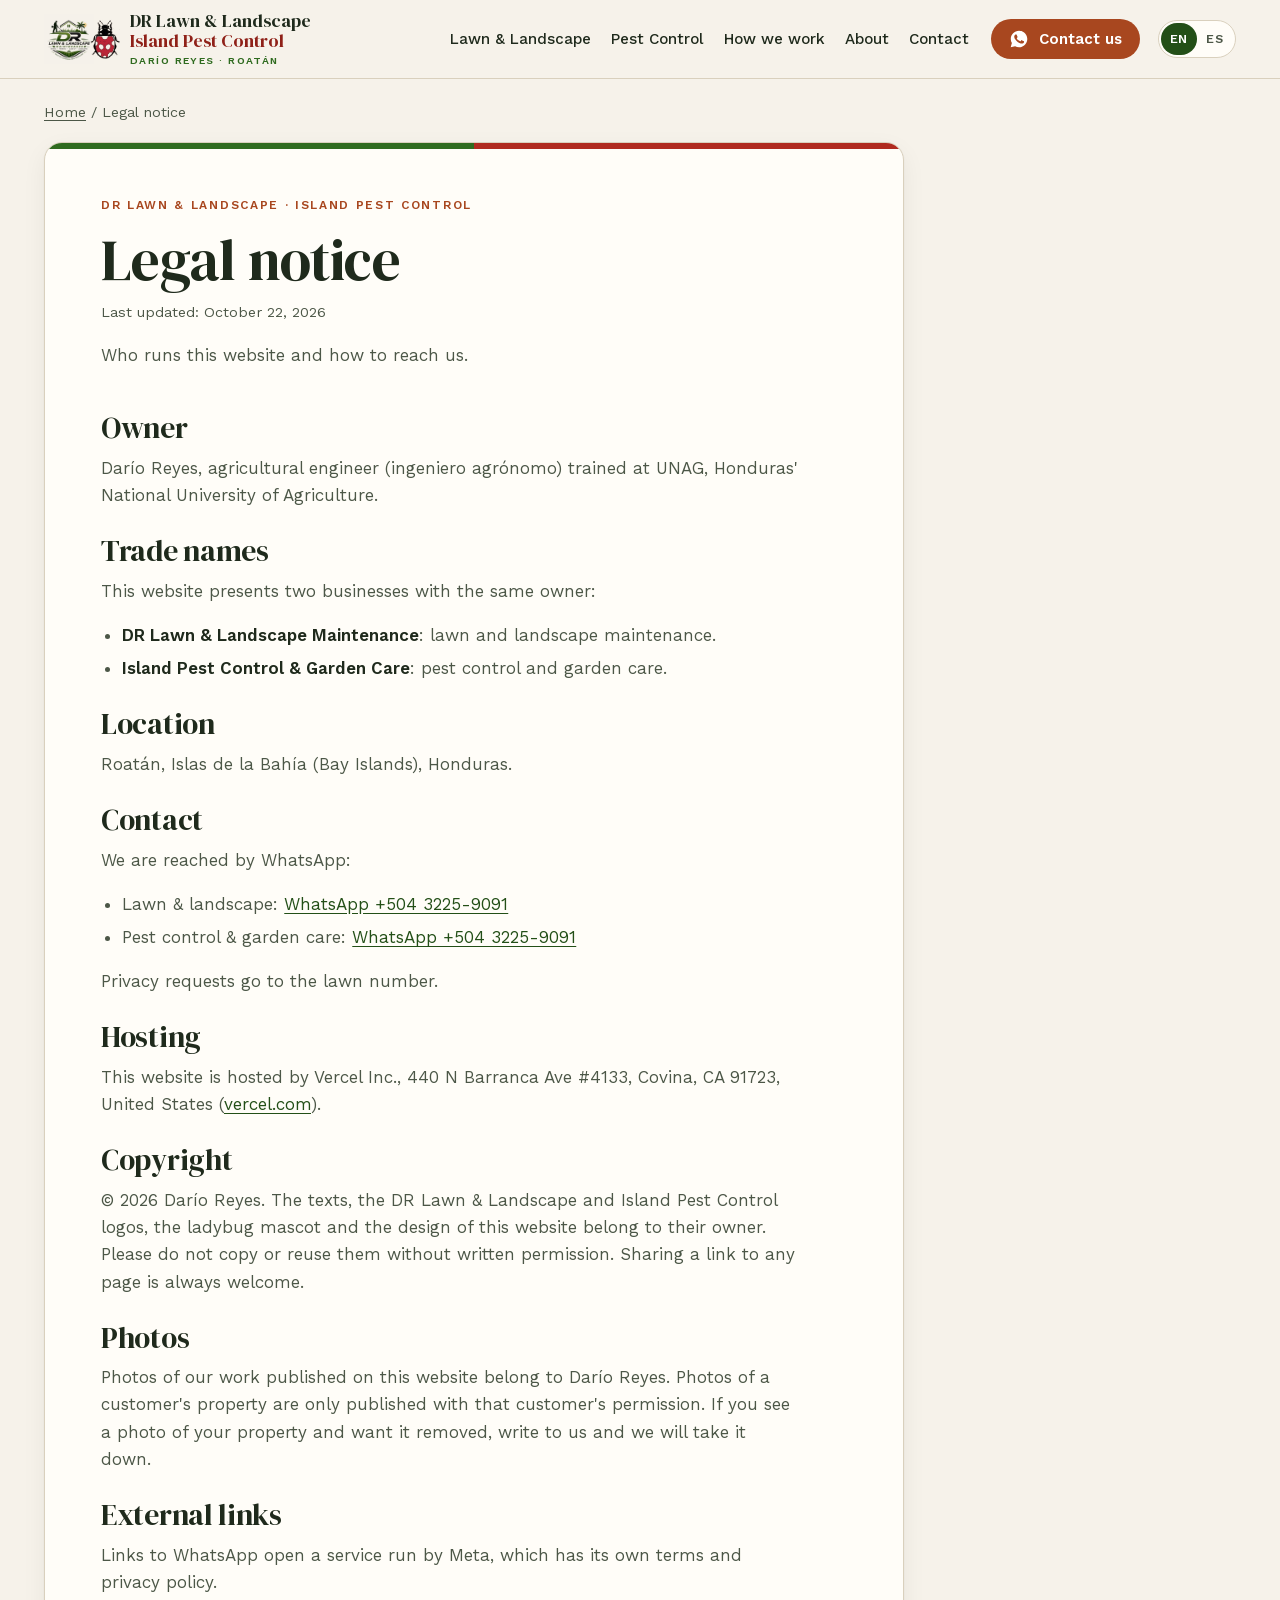
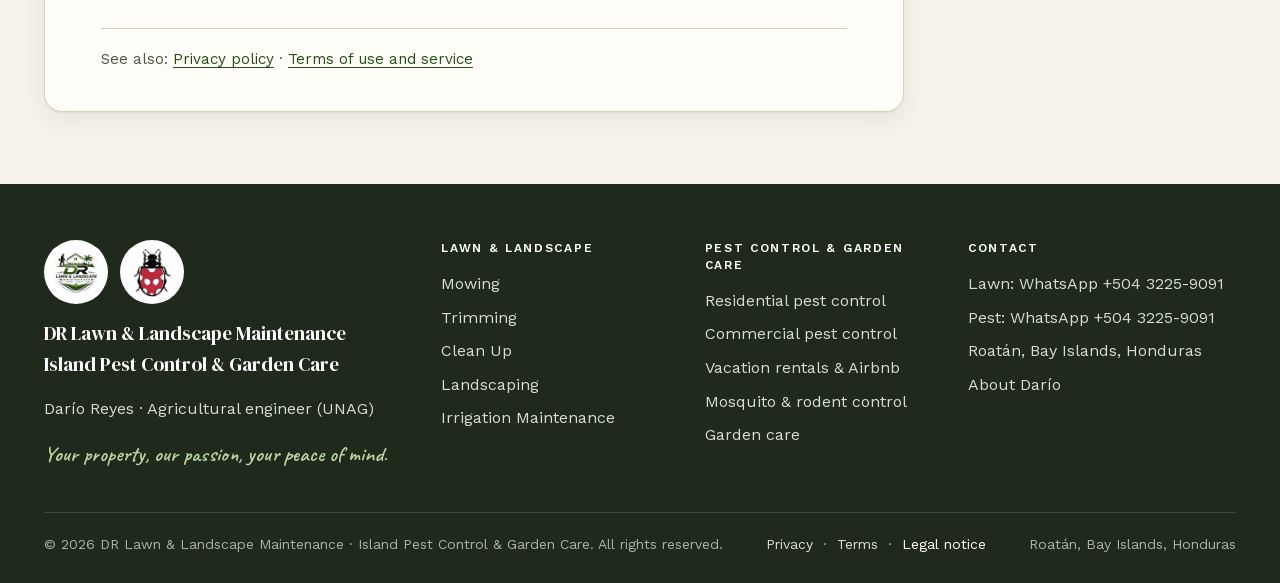
<file: legal/index.html>
<!doctype html>
<html lang="en">
<head>
<meta name="google-site-verification" content="eLAcWBgbawYHVKgjj6qBlJbpfG8y035cS7dbeWm6K3U" />
<meta charset="utf-8">
<meta name="viewport" content="width=device-width, initial-scale=1">
<title>Legal Notice | DR Lawn &amp; Landscape · Island Pest Control</title>
<meta name="description" content="Who runs this website: Darío Reyes, agricultural engineer, owner of DR Lawn &amp; Landscape Maintenance and Island Pest Control &amp; Garden Care in Roatán, Honduras.">
<link rel="canonical" href="https://dario-roatan.vercel.app/legal/">
<link rel="alternate" hreflang="en" href="https://dario-roatan.vercel.app/legal/">
<link rel="alternate" hreflang="es" href="https://dario-roatan.vercel.app/es/aviso-legal/">
<link rel="alternate" hreflang="x-default" href="https://dario-roatan.vercel.app/legal/">
<meta name="theme-color" content="#234f17">
<meta property="og:type" content="website">
<meta property="og:site_name" content="DR Lawn &amp; Landscape · Island Pest Control">
<meta property="og:title" content="Legal Notice | DR Lawn &amp; Landscape · Island Pest Control">
<meta property="og:description" content="Who runs this website: Darío Reyes, agricultural engineer, owner of DR Lawn &amp; Landscape Maintenance and Island Pest Control &amp; Garden Care in Roatán, Honduras.">
<meta property="og:url" content="https://dario-roatan.vercel.app/legal/">
<meta property="og:image" content="https://dario-roatan.vercel.app/assets/og-image.jpg">
<meta property="og:image:type" content="image/jpeg">
<meta property="og:image:width" content="1200">
<meta property="og:image:height" content="630">
<meta property="og:image:alt" content="DR Lawn &amp; Landscape Maintenance and Island Pest Control &amp; Garden Care logos. Darío Reyes, Roatán.">
<meta property="og:locale" content="en_US">
<meta property="og:locale:alternate" content="es_HN">
<meta name="twitter:card" content="summary_large_image">
<meta name="twitter:title" content="Legal Notice | DR Lawn &amp; Landscape · Island Pest Control">
<meta name="twitter:description" content="Who runs this website: Darío Reyes, agricultural engineer, owner of DR Lawn &amp; Landscape Maintenance and Island Pest Control &amp; Garden Care in Roatán, Honduras.">
<meta name="twitter:image" content="https://dario-roatan.vercel.app/assets/og-image.jpg">
<meta name="twitter:image:alt" content="DR Lawn &amp; Landscape Maintenance and Island Pest Control &amp; Garden Care logos. Darío Reyes, Roatán.">
<link rel="icon" href="../assets/favicon.svg" type="image/svg+xml">
<link rel="icon" href="../assets/favicon-32.png" type="image/png" sizes="32x32">
<link rel="apple-touch-icon" href="../assets/apple-touch-icon.png">
<link rel="preload" href="../assets/fonts/dm-serif-display-400.woff2" as="font" type="font/woff2" crossorigin>
<link rel="preload" href="../assets/fonts/work-sans-var.woff2" as="font" type="font/woff2" crossorigin>
<link rel="stylesheet" href="../assets/styles.css?v=20261022b">
<script type="application/ld+json">
{
 "@context": "https://schema.org",
 "@graph": [
  {
   "@type": "Person",
   "@id": "https://dario-roatan.vercel.app/#dario",
   "name": "Darío Reyes",
   "jobTitle": "Agricultural engineer",
   "alumniOf": {
    "@type": "CollegeOrUniversity",
    "name": "Universidad Nacional de Agricultura (UNAG)"
   }
  },
  {
   "@type": "LocalBusiness",
   "@id": "https://dario-roatan.vercel.app/#lawn",
   "name": "DR Lawn & Landscape Maintenance",
   "slogan": "Beautiful Outdoors, Well Maintained",
   "url": "https://dario-roatan.vercel.app/lawn/",
   "telephone": "+50432259091",
   "logo": "https://dario-roatan.vercel.app/assets/logo-dr-lawn.jpg",
   "image": "https://dario-roatan.vercel.app/assets/og-lawn-en.jpg",
   "address": {
    "@type": "PostalAddress",
    "addressLocality": "Roatán",
    "addressRegion": "Islas de la Bahía",
    "addressCountry": "HN"
   },
   "areaServed": "Roatán, Bay Islands, Honduras",
   "founder": {
    "@id": "https://dario-roatan.vercel.app/#dario"
   },
   "knowsLanguage": [
    "en",
    "es"
   ]
  },
  {
   "@type": "LocalBusiness",
   "@id": "https://dario-roatan.vercel.app/#pest",
   "name": "Island Pest Control & Garden Care",
   "slogan": "Your peace of mind is our mission",
   "url": "https://dario-roatan.vercel.app/pest/",
   "telephone": "+50432259091",
   "logo": "https://dario-roatan.vercel.app/assets/ipc-wordmark.png",
   "image": "https://dario-roatan.vercel.app/assets/og-pest-en.jpg",
   "address": {
    "@type": "PostalAddress",
    "addressLocality": "Roatán",
    "addressRegion": "Islas de la Bahía",
    "addressCountry": "HN"
   },
   "areaServed": "Roatán, Bay Islands, Honduras",
   "founder": {
    "@id": "https://dario-roatan.vercel.app/#dario"
   },
   "knowsLanguage": [
    "en",
    "es"
   ]
  },
  {
   "@type": "WebPage",
   "@id": "https://dario-roatan.vercel.app/legal/",
   "url": "https://dario-roatan.vercel.app/legal/",
   "name": "Legal Notice | DR Lawn & Landscape · Island Pest Control",
   "inLanguage": "en",
   "dateModified": "2026-10-22",
   "about": [
    {
     "@id": "https://dario-roatan.vercel.app/#lawn"
    },
    {
     "@id": "https://dario-roatan.vercel.app/#pest"
    }
   ]
  }
 ]
}
</script>
<script>document.documentElement.classList.add("js")</script>
</head>
<body>
<svg width="0" height="0" style="position:absolute" aria-hidden="true" focusable="false"><symbol id="i-mower" viewBox="0 0 24 24"><path d="M3 17h12l2-6H6z"/><circle cx="6" cy="18" r="2"/><circle cx="15" cy="18" r="2"/><path d="M17 11l3-7h2"/></symbol><symbol id="i-scissors" viewBox="0 0 24 24"><circle cx="6" cy="6" r="3"/><circle cx="6" cy="18" r="3"/><path d="M8.1 8.1L20 20M8.1 15.9L20 4"/></symbol><symbol id="i-rake" viewBox="0 0 24 24"><path d="M12 2v12"/><path d="M5 14h14"/><path d="M5 14v6M8.5 14v5M12 14v6M15.5 14v5M19 14v6"/></symbol><symbol id="i-sprout" viewBox="0 0 24 24"><path d="M12 21v-9"/><path d="M12 12c0-4 3-7 8-7 0 4-3 7-8 7z"/><path d="M12 14c0-3-2.5-5.5-7-5.5 0 3 2.5 5.5 7 5.5z"/></symbol><symbol id="i-leaf" viewBox="0 0 24 24"><path d="M5 19c0-8 5-14 15-15-1 10-7 15-15 15z"/><path d="M5 19l8-8"/></symbol><symbol id="i-design" viewBox="0 0 24 24"><path d="M3 21h18"/><path d="M5 21V10l7-5 7 5v11"/><path d="M9 21v-5h6v5"/><path d="M12 5V2"/></symbol><symbol id="i-drop" viewBox="0 0 24 24"><path d="M12 3s6 6.5 6 11a6 6 0 0 1-12 0c0-4.5 6-11 6-11z"/><path d="M9.5 15a2.5 2.5 0 0 0 2.5 2.5"/></symbol><symbol id="i-plus" viewBox="0 0 24 24"><circle cx="12" cy="12" r="9"/><path d="M12 8v8M8 12h8"/></symbol><symbol id="i-home" viewBox="0 0 24 24"><path d="M3 11l9-7 9 7"/><path d="M5 10v10h14V10"/><path d="M10 20v-6h4v6"/></symbol><symbol id="i-key" viewBox="0 0 24 24"><circle cx="8" cy="15" r="4"/><path d="M11 12l9-9M16 7l3 3M14 9l2 2"/></symbol><symbol id="i-building" viewBox="0 0 24 24"><path d="M4 21V5l8-2v18"/><path d="M12 8h8v13"/><path d="M3 21h18"/><path d="M7 8h2M7 12h2M7 16h2M15 12h2M15 16h2"/></symbol><symbol id="i-shield" viewBox="0 0 24 24"><path d="M12 3l8 3v6c0 5-3.5 8-8 9-4.5-1-8-4-8-9V6z"/><path d="M8.5 12l2.5 2.5 4.5-5"/></symbol><symbol id="i-pin" viewBox="0 0 24 24"><path d="M12 21s-7-6.2-7-12a7 7 0 0 1 14 0c0 5.8-7 12-7 12z"/><circle cx="12" cy="9" r="2.5"/></symbol><symbol id="i-award" viewBox="0 0 24 24"><circle cx="12" cy="9" r="6"/><path d="M9.5 9l2 2 3.5-3.5"/><path d="M8.5 14L7 22l5-3 5 3-1.5-8"/></symbol><symbol id="i-calendar" viewBox="0 0 24 24"><rect x="3" y="5" width="18" height="16" rx="2"/><path d="M3 10h18M8 3v4M16 3v4"/><path d="M8 14h2M12 14h2M16 14h0M8 17h2M12 17h2"/></symbol><symbol id="i-phone" viewBox="0 0 24 24"><path d="M5 4h4l2 5-2.5 1.5a11 11 0 0 0 5 5L15 13l5 2v4a2 2 0 0 1-2 2A16 16 0 0 1 3 6a2 2 0 0 1 2-2z"/></symbol><symbol id="i-quote" viewBox="0 0 24 24"><path d="M7 7h4v4c0 3-1.5 5-4 6M15 7h4v4c0 3-1.5 5-4 6"/></symbol><symbol id="i-menu" viewBox="0 0 24 24"><path d="M4 7h16M4 12h16M4 17h16"/></symbol><symbol id="i-arrow" viewBox="0 0 24 24"><path d="M5 12h14M13 6l6 6-6 6"/></symbol><symbol id="i-wa" viewBox="0 0 24 24"><path d="M12.04 2C6.58 2 2.13 6.45 2.13 11.91c0 1.75.46 3.45 1.32 4.95L2.05 22l5.25-1.38c1.45.79 3.08 1.21 4.74 1.21 5.46 0 9.91-4.45 9.91-9.91C21.95 6.45 17.5 2 12.04 2zm5.79 14.11c-.24.68-1.42 1.3-1.95 1.35-.5.05-1.13.07-1.82-.11-.42-.13-.96-.31-1.65-.61-2.9-1.25-4.8-4.17-4.94-4.36-.14-.19-1.18-1.57-1.18-3s.75-2.13 1.02-2.42c.27-.29.58-.36.78-.36h.56c.18 0 .42-.07.66.5.24.58.82 2 .89 2.15.07.15.12.32.02.51-.1.19-.15.31-.29.48-.14.17-.3.38-.43.51-.14.14-.29.3-.13.58.17.29.75 1.23 1.6 1.99 1.1.98 2.03 1.28 2.32 1.43.29.14.46.12.63-.07.17-.19.72-.84.92-1.13.19-.29.39-.24.65-.14.27.1 1.69.8 1.98.94.29.14.48.22.55.34.07.12.07.7-.17 1.38z"/></symbol>
<symbol id="i-bug" viewBox="0 0 24 24"><path d="M12 7c-3.9 0-7 3-7 7s3.1 7 7 7 7-3 7-7-3.1-7-7-7z"/><path d="M12 7v14"/><path d="M9.5 7.5L7.5 4M14.5 7.5l2-3.5"/><circle cx="8.5" cy="13" r="1"/><circle cx="15.5" cy="13" r="1"/><circle cx="9" cy="17" r="1"/><circle cx="15" cy="17" r="1"/></symbol><symbol id="i-spray" viewBox="0 0 24 24"><rect x="8" y="10" width="8" height="11" rx="2"/><path d="M10 10V7h4v3M14 7h2.5l2-2M17.5 3.5l1 1M19.5 6.5l1 .5M19 9l1 1"/></symbol><symbol id="i-wing" viewBox="0 0 24 24"><path d="M12 10v10"/><path d="M12 10C9 4 4 4 3 7s4 5 9 3zM12 10c3-6 8-6 9-3s-4 5-9 3z"/><path d="M10 20l2-2 2 2"/></symbol><symbol id="i-camera" viewBox="0 0 24 24"><path d="M4 8h3l2-3h6l2 3h3v11H4z"/><circle cx="12" cy="13" r="3.5"/></symbol></svg>
<a class="skip" href="#main">Skip to content</a>
<header class="site-header">
  <div class="wrap nav" id="nav">
    <a class="brand" href="../" aria-label="DR Lawn &amp; Landscape · Island Pest Control, home">
      <span class="brand-marks"><img class="m-dr" src="../assets/logo-dr-lawn.jpg" width="50" height="50" alt=""><img class="m-ipc" src="../assets/ipc-mark.png" width="30" height="39" alt=""></span>
      <span class="brand-name" aria-hidden="true"><span class="l1">DR Lawn &amp; Landscape</span><span class="sep">·</span><span class="l2">Island Pest Control</span><small>Darío Reyes · Roatán</small></span>
    </a>
    <div class="lang" role="group" aria-label="Language"><span aria-current="true" lang="en">EN</span><a href="../es/aviso-legal/" lang="es" hreflang="es" aria-label="Español">ES</a></div>
    <button class="nav-toggle" type="button" aria-expanded="false" aria-controls="nav-menu" aria-label="Menu"><svg class="icon" aria-hidden="true" focusable="false"><use href="#i-menu"/></svg></button>
    <nav class="nav-menu" id="nav-menu" aria-label="Menu">
      <ul class="nav-links"><li><a href="../lawn/">Lawn & Landscape</a></li><li><a href="../pest/">Pest Control</a></li><li><a href="../#how">How we work</a></li><li><a href="../#about">About</a></li><li><a href="../#contact">Contact</a></li></ul>
      <a class="btn btn-terra btn-sm" href="../#contact"><svg class="icon icon-fill" aria-hidden="true" focusable="false"><use href="#i-wa"/></svg>Contact us</a>
    </nav>
  </div>
</header>
<main id="main" class="legal">
  <div class="wrap crumbs"><a href="../">Home</a> / Legal notice</div>
  <div class="wrap">
    <article class="legal-card" aria-labelledby="hero-title">
      <p class="kicker">DR Lawn &amp; Landscape · Island Pest Control</p>
      <h1 id="hero-title">Legal notice</h1>
      <p class="legal-updated"><time datetime="2026-10-22">Last updated: October 22, 2026</time></p>
      <p class="lead">Who runs this website and how to reach us.</p>
      <div class="legal-body"><section aria-labelledby="s1"><h2 id="s1">Owner</h2><p>Darío Reyes, agricultural engineer (ingeniero agrónomo) trained at UNAG, Honduras' National University of Agriculture.</p></section><section aria-labelledby="s2"><h2 id="s2">Trade names</h2><p>This website presents two businesses with the same owner:</p><ul><li><strong>DR Lawn &amp; Landscape Maintenance</strong>: lawn and landscape maintenance.</li><li><strong>Island Pest Control &amp; Garden Care</strong>: pest control and garden care.</li></ul></section><section aria-labelledby="s3"><h2 id="s3">Location</h2><p>Roatán, Islas de la Bahía (Bay Islands), Honduras.</p></section><section aria-labelledby="s4"><h2 id="s4">Contact</h2><p>We are reached by WhatsApp:</p><ul><li>Lawn &amp; landscape: <a href="https://wa.me/50432259091" target="_blank" rel="noopener">WhatsApp +504 3225-9091</a></li><li>Pest control &amp; garden care: <a href="https://wa.me/50432259091" target="_blank" rel="noopener">WhatsApp +504 3225-9091</a></li></ul><p>Privacy requests go to the lawn number.</p></section><section aria-labelledby="s5"><h2 id="s5">Hosting</h2><p>This website is hosted by Vercel Inc., 440 N Barranca Ave #4133, Covina, CA 91723, United States (<a href="https://vercel.com" target="_blank" rel="noopener">vercel.com</a>).</p></section><section aria-labelledby="s6"><h2 id="s6">Copyright</h2><p>© 2026 Darío Reyes. The texts, the DR Lawn &amp; Landscape and Island Pest Control logos, the ladybug mascot and the design of this website belong to their owner. Please do not copy or reuse them without written permission. Sharing a link to any page is always welcome.</p></section><section aria-labelledby="s7"><h2 id="s7">Photos</h2><p>Photos of our work published on this website belong to Darío Reyes. Photos of a customer's property are only published with that customer's permission. If you see a photo of your property and want it removed, write to us and we will take it down.</p></section><section aria-labelledby="s8"><h2 id="s8">External links</h2><p>Links to WhatsApp open a service run by Meta, which has its own terms and privacy policy.</p></section></div>
      <p class="legal-more">See also: <a href="../privacy/">Privacy policy</a> · <a href="../terms/">Terms of use and service</a></p>
    </article>
  </div>
</main>
<footer class="site-footer">
  <div class="wrap">
    <div class="footer-grid">
      <div>
        <div class="footer-brand">
          <span class="fm"><img src="../assets/logo-dr-lawn.jpg" width="54" height="54" alt="" loading="lazy"></span>
          <span class="fm"><img src="../assets/ipc-mark.png" width="40" height="52" alt="" loading="lazy"></span>
        </div>
        <p style="margin-top:14px"><strong style="font-family:var(--serif);font-weight:400;font-size:1.2rem;color:#fff">DR Lawn &amp; Landscape Maintenance<br>Island Pest Control &amp; Garden Care</strong></p>
        <p>Darío Reyes · Agricultural engineer (UNAG)</p>
        <span class="footer-tag">Your property, our passion, your peace of mind.</span>
      </div>
      <nav aria-labelledby="f-lawn-en"><h2 id="f-lawn-en">Lawn & Landscape</h2><ul>
        <li><a href="../lawn/">Mowing</a></li>
        <li><a href="../lawn/">Trimming</a></li>
        <li><a href="../lawn/">Clean Up</a></li>
        <li><a href="../lawn/">Landscaping</a></li>
        <li><a href="../lawn/">Irrigation Maintenance</a></li></ul></nav>
      <nav aria-labelledby="f-pest-en"><h2 id="f-pest-en">Pest Control & Garden Care</h2><ul>
        <li><a href="../pest/">Residential pest control</a></li>
        <li><a href="../pest/">Commercial pest control</a></li>
        <li><a href="../pest/">Vacation rentals & Airbnb</a></li>
        <li><a href="../pest/">Mosquito & rodent control</a></li>
        <li><a href="../pest/">Garden care</a></li></ul></nav>
      <div><h2>Contact</h2>
        <ul>
          <li>Lawn: <a href="https://wa.me/50432259091?text=Hi%20DR%20Lawn%20%26%20Landscape%2C%20I%27d%20like%20a%20free%20quote%20for%20my%20property." target="_blank" rel="noopener">WhatsApp +504 3225-9091</a></li>
          <li>Pest: <a href="https://wa.me/50432259091?text=Hi%20Island%20Pest%20Control%2C%20I%27d%20like%20to%20book%20an%20inspection." target="_blank" rel="noopener">WhatsApp +504 3225-9091</a></li>
          <li>Roatán, Bay Islands, Honduras</li>
          <li><a href="../#about">About Darío</a></li>
        </ul>
      </div>
    </div>
    <div class="footer-bottom">
      <span>&copy; 2026 DR Lawn &amp; Landscape Maintenance · Island Pest Control &amp; Garden Care. All rights reserved.</span>
      <nav class="footer-legal" aria-label="Legal"><a href="../privacy/">Privacy</a><span aria-hidden="true">·</span><a href="../terms/">Terms</a><span aria-hidden="true">·</span><a href="../legal/" aria-current="page">Legal notice</a></nav>
      <span>Roatán, Bay Islands, Honduras</span>
    </div>
  </div>
</footer>

<div class="wa-bar">
  <a class="btn btn-wa" href="https://wa.me/50432259091?text=Hi%20DR%20Lawn%20%26%20Landscape%2C%20I%27d%20like%20a%20free%20quote%20for%20my%20property." target="_blank" rel="noopener"><svg class="icon icon-fill" aria-hidden="true" focusable="false"><use href="#i-wa"/></svg><span>Lawn quote<small>+504 3225-9091</small></span></a>
  <a class="btn btn-red" href="https://wa.me/50432259091?text=Hi%20Island%20Pest%20Control%2C%20I%27d%20like%20to%20book%20an%20inspection." target="_blank" rel="noopener"><svg class="icon icon-fill" aria-hidden="true" focusable="false"><use href="#i-wa"/></svg><span>Pest inspection<small>+504 3225-9091</small></span></a>
</div>

<script src="../assets/site.js?v=20261022b" defer></script>
<!-- Cloudflare Web Analytics --><script type='module' src='https://static.cloudflareinsights.com/beacon.min.js' data-cf-beacon='{"token": "138e7115485747debf387de6c91d4e39"}'></script><!-- End Cloudflare Web Analytics -->
</body>
</html>
</file>
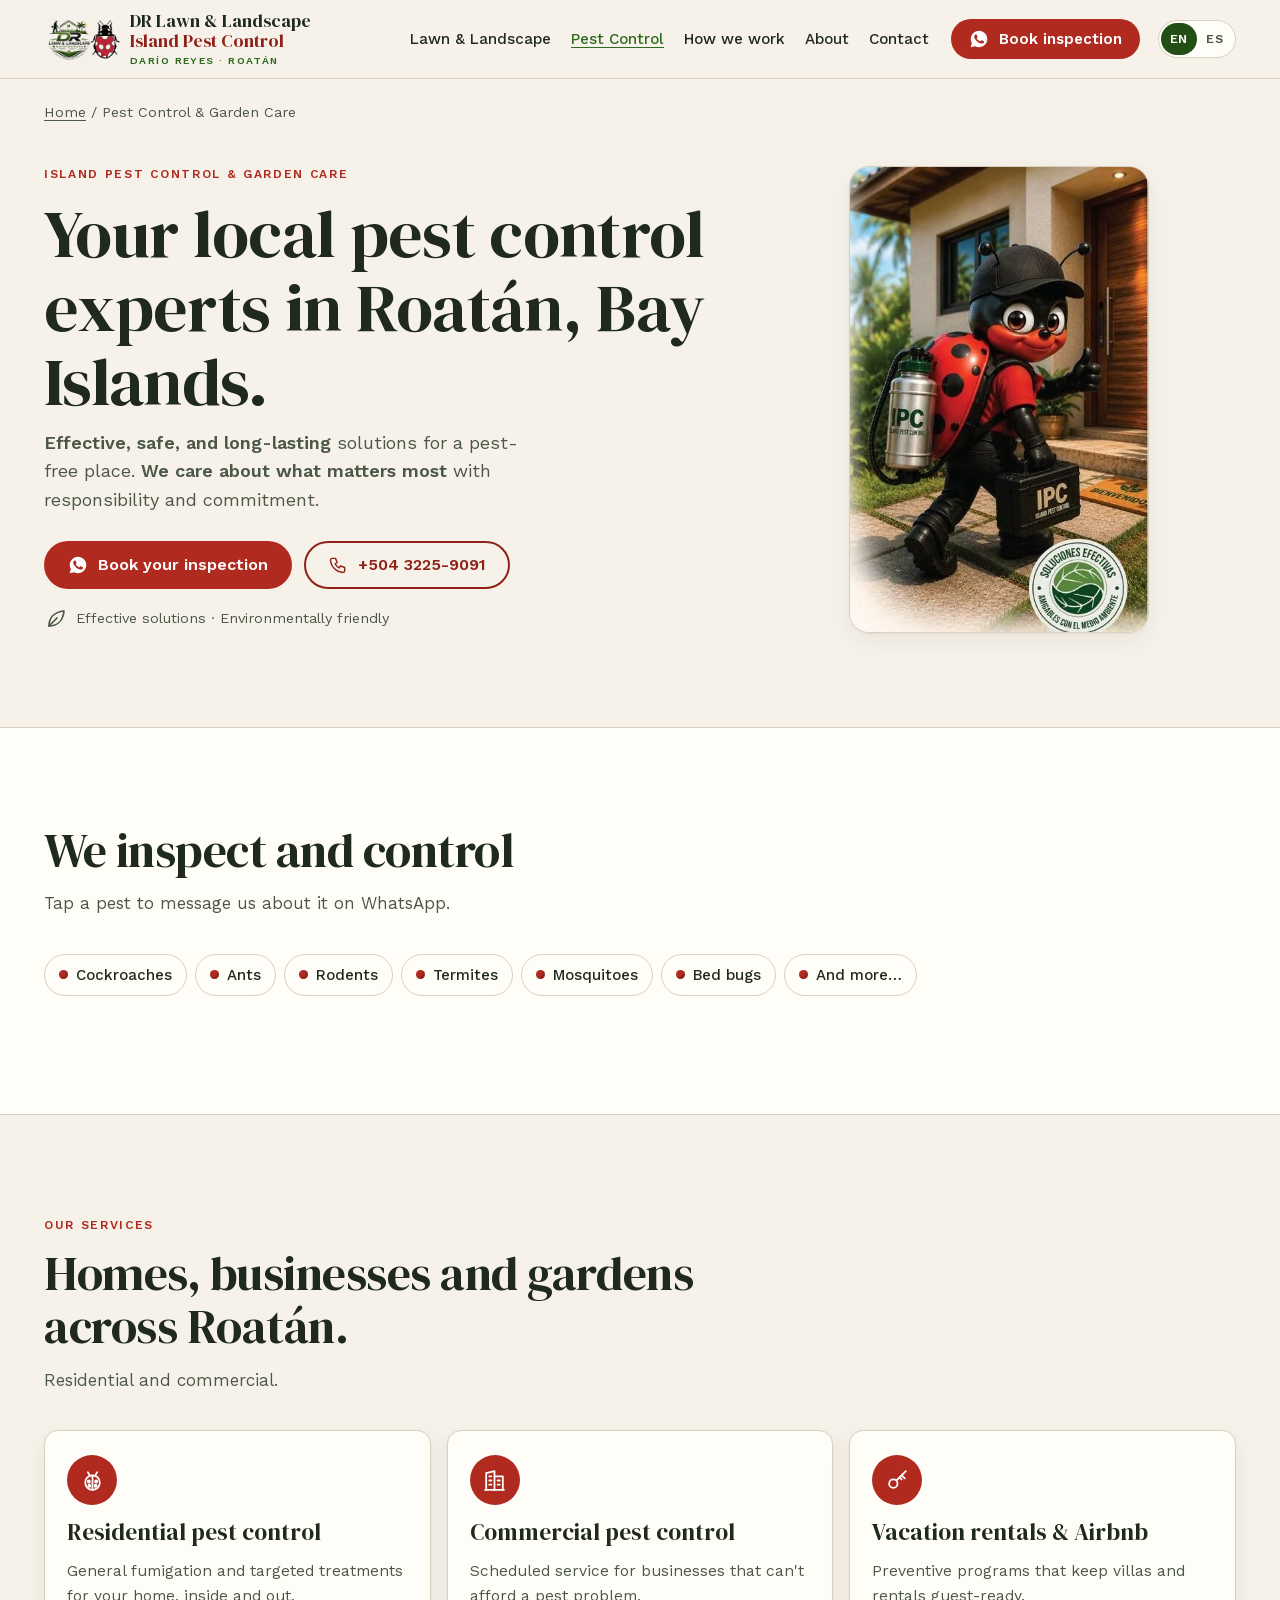
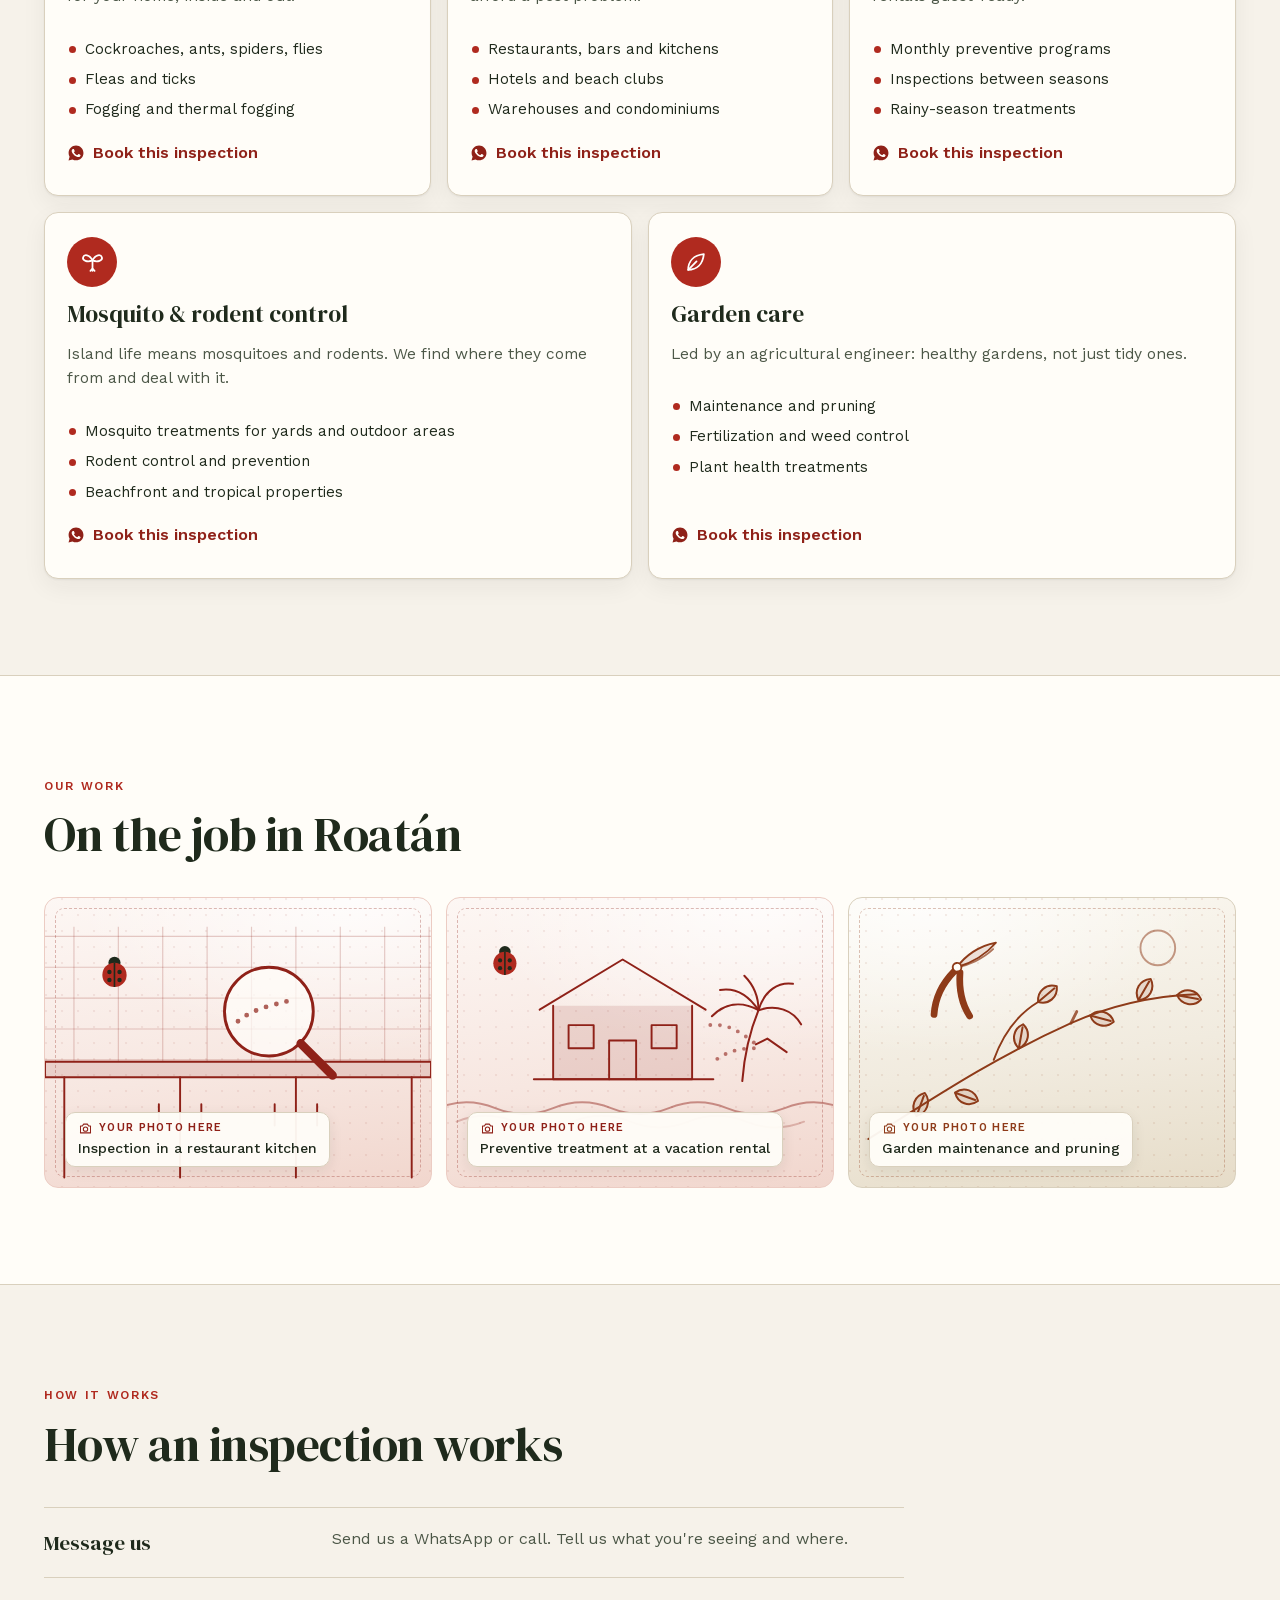
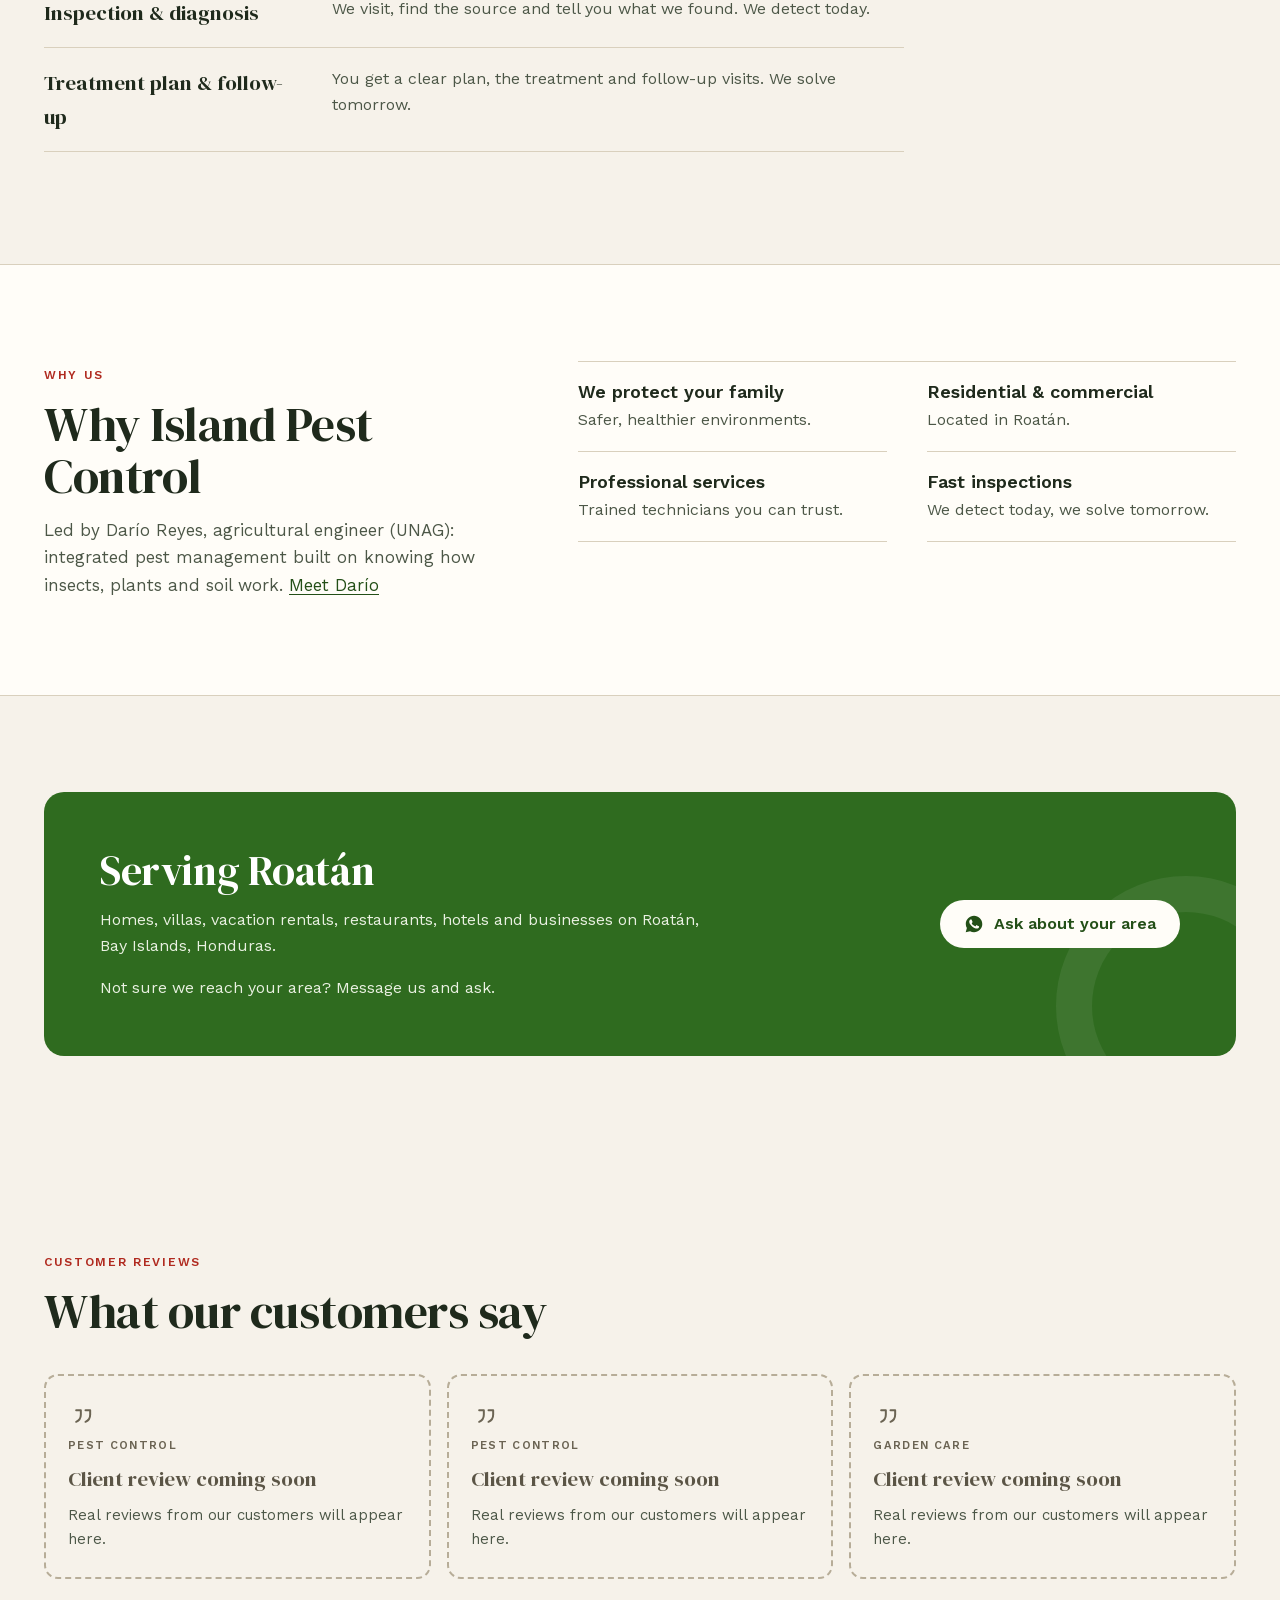
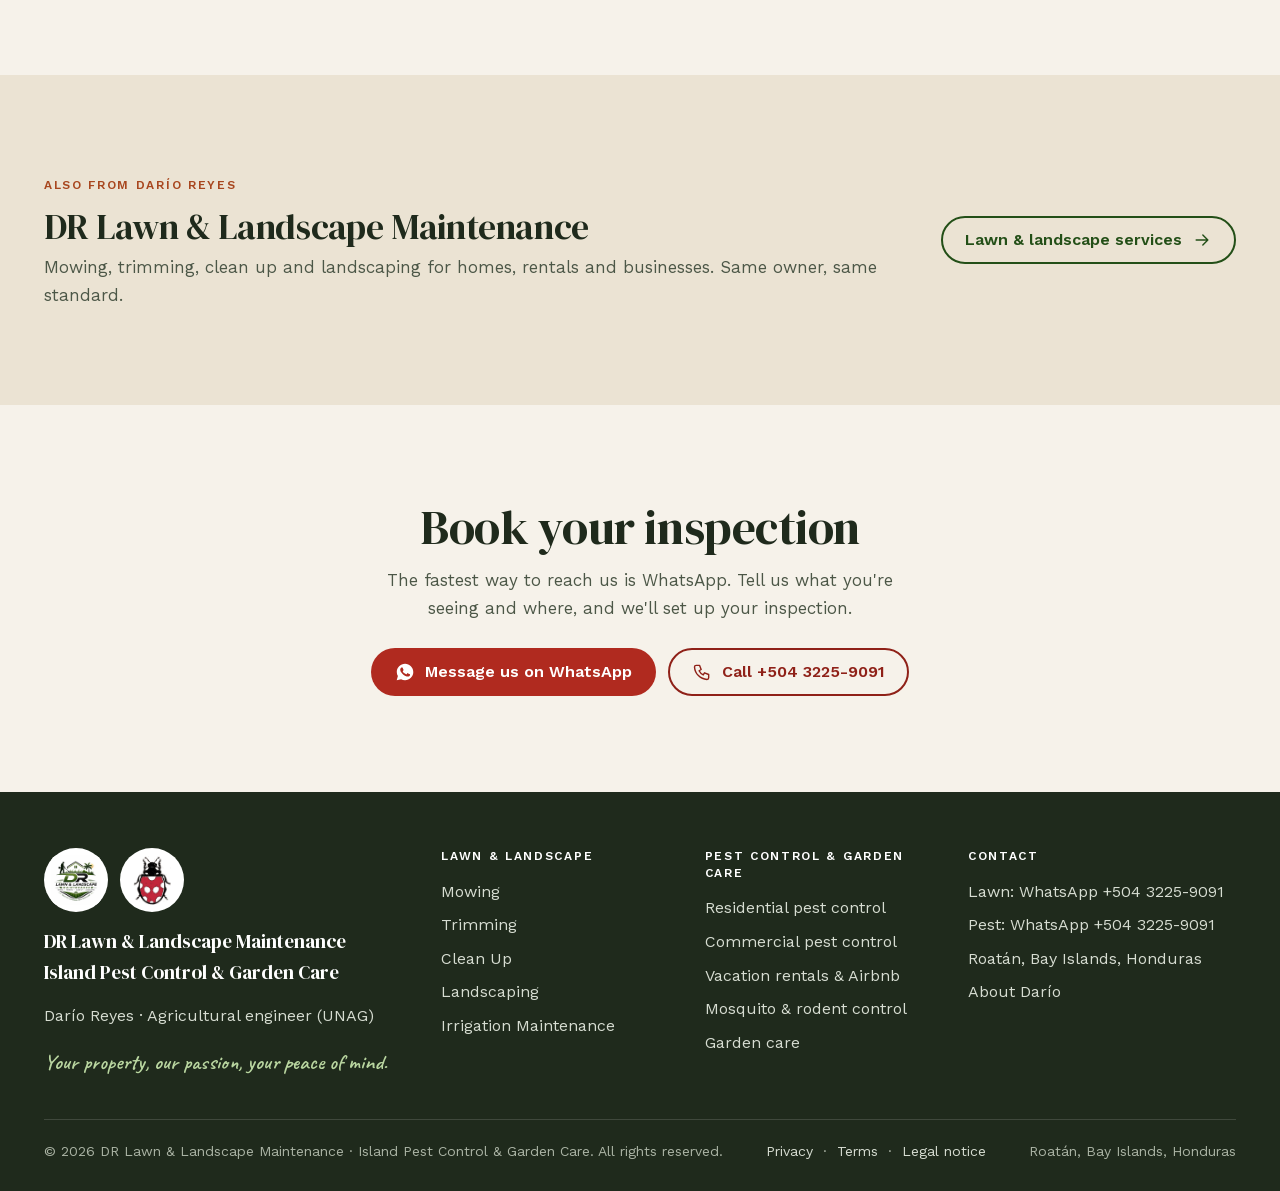
<file: pest/index.html>
<!doctype html>
<html lang="en">
<head>
<meta name="google-site-verification" content="eLAcWBgbawYHVKgjj6qBlJbpfG8y035cS7dbeWm6K3U" />
<meta charset="utf-8">
<meta name="viewport" content="width=device-width, initial-scale=1">
<title>Pest Control &amp; Garden Care in Roatán | Island Pest Control</title>
<meta name="description" content="Your local pest control experts in Roatán, Bay Islands: cockroaches, ants, rodents, termites, mosquitoes, bed bugs and more. Residential, commercial and vacation rentals. Book your inspection on WhatsApp.">
<link rel="canonical" href="https://dario-roatan.vercel.app/pest/">
<link rel="alternate" hreflang="en" href="https://dario-roatan.vercel.app/pest/">
<link rel="alternate" hreflang="es" href="https://dario-roatan.vercel.app/es/plagas/">
<link rel="alternate" hreflang="x-default" href="https://dario-roatan.vercel.app/pest/">
<meta name="theme-color" content="#234f17">
<meta property="og:type" content="website">
<meta property="og:site_name" content="DR Lawn &amp; Landscape · Island Pest Control">
<meta property="og:title" content="Pest Control &amp; Garden Care in Roatán | Island Pest Control">
<meta property="og:description" content="Your local pest control experts in Roatán, Bay Islands: cockroaches, ants, rodents, termites, mosquitoes, bed bugs and more. Residential, commercial and vacation rentals. Book your inspection on WhatsApp.">
<meta property="og:url" content="https://dario-roatan.vercel.app/pest/">
<meta property="og:image" content="https://dario-roatan.vercel.app/assets/og-pest-en.jpg">
<meta property="og:image:type" content="image/jpeg">
<meta property="og:image:width" content="1200">
<meta property="og:image:height" content="630">
<meta property="og:image:alt" content="Island Pest Control &amp; Garden Care ladybug mascot: pest control in Roatán, inspections on WhatsApp.">
<meta property="og:locale" content="en_US">
<meta property="og:locale:alternate" content="es_HN">
<meta name="twitter:card" content="summary_large_image">
<meta name="twitter:title" content="Pest Control &amp; Garden Care in Roatán | Island Pest Control">
<meta name="twitter:description" content="Your local pest control experts in Roatán, Bay Islands: cockroaches, ants, rodents, termites, mosquitoes, bed bugs and more. Residential, commercial and vacation rentals. Book your inspection on WhatsApp.">
<meta name="twitter:image" content="https://dario-roatan.vercel.app/assets/og-pest-en.jpg">
<meta name="twitter:image:alt" content="Island Pest Control &amp; Garden Care ladybug mascot: pest control in Roatán, inspections on WhatsApp.">
<link rel="icon" href="../assets/favicon.svg" type="image/svg+xml">
<link rel="icon" href="../assets/favicon-32.png" type="image/png" sizes="32x32">
<link rel="apple-touch-icon" href="../assets/apple-touch-icon.png">
<link rel="preload" href="../assets/fonts/dm-serif-display-400.woff2" as="font" type="font/woff2" crossorigin>
<link rel="preload" href="../assets/fonts/work-sans-var.woff2" as="font" type="font/woff2" crossorigin>
<link rel="stylesheet" href="../assets/styles.css?v=20261022b">
<script type="application/ld+json">
{
 "@context": "https://schema.org",
 "@graph": [
  {
   "@type": "Person",
   "@id": "https://dario-roatan.vercel.app/#dario",
   "name": "Darío Reyes",
   "jobTitle": "Agricultural engineer",
   "alumniOf": {
    "@type": "CollegeOrUniversity",
    "name": "Universidad Nacional de Agricultura (UNAG)"
   }
  },
  {
   "@type": "LocalBusiness",
   "@id": "https://dario-roatan.vercel.app/#pest",
   "name": "Island Pest Control & Garden Care",
   "slogan": "Your peace of mind is our mission",
   "url": "https://dario-roatan.vercel.app/pest/",
   "telephone": "+50432259091",
   "logo": "https://dario-roatan.vercel.app/assets/ipc-wordmark.png",
   "image": "https://dario-roatan.vercel.app/assets/og-pest-en.jpg",
   "address": {
    "@type": "PostalAddress",
    "addressLocality": "Roatán",
    "addressRegion": "Islas de la Bahía",
    "addressCountry": "HN"
   },
   "areaServed": "Roatán, Bay Islands, Honduras",
   "founder": {
    "@id": "https://dario-roatan.vercel.app/#dario"
   },
   "knowsLanguage": [
    "en",
    "es"
   ]
  }
 ]
}
</script>
<script>document.documentElement.classList.add("js")</script>
</head>
<body>
<svg width="0" height="0" style="position:absolute" aria-hidden="true" focusable="false"><symbol id="i-mower" viewBox="0 0 24 24"><path d="M3 17h12l2-6H6z"/><circle cx="6" cy="18" r="2"/><circle cx="15" cy="18" r="2"/><path d="M17 11l3-7h2"/></symbol><symbol id="i-scissors" viewBox="0 0 24 24"><circle cx="6" cy="6" r="3"/><circle cx="6" cy="18" r="3"/><path d="M8.1 8.1L20 20M8.1 15.9L20 4"/></symbol><symbol id="i-rake" viewBox="0 0 24 24"><path d="M12 2v12"/><path d="M5 14h14"/><path d="M5 14v6M8.5 14v5M12 14v6M15.5 14v5M19 14v6"/></symbol><symbol id="i-sprout" viewBox="0 0 24 24"><path d="M12 21v-9"/><path d="M12 12c0-4 3-7 8-7 0 4-3 7-8 7z"/><path d="M12 14c0-3-2.5-5.5-7-5.5 0 3 2.5 5.5 7 5.5z"/></symbol><symbol id="i-leaf" viewBox="0 0 24 24"><path d="M5 19c0-8 5-14 15-15-1 10-7 15-15 15z"/><path d="M5 19l8-8"/></symbol><symbol id="i-design" viewBox="0 0 24 24"><path d="M3 21h18"/><path d="M5 21V10l7-5 7 5v11"/><path d="M9 21v-5h6v5"/><path d="M12 5V2"/></symbol><symbol id="i-drop" viewBox="0 0 24 24"><path d="M12 3s6 6.5 6 11a6 6 0 0 1-12 0c0-4.5 6-11 6-11z"/><path d="M9.5 15a2.5 2.5 0 0 0 2.5 2.5"/></symbol><symbol id="i-plus" viewBox="0 0 24 24"><circle cx="12" cy="12" r="9"/><path d="M12 8v8M8 12h8"/></symbol><symbol id="i-home" viewBox="0 0 24 24"><path d="M3 11l9-7 9 7"/><path d="M5 10v10h14V10"/><path d="M10 20v-6h4v6"/></symbol><symbol id="i-key" viewBox="0 0 24 24"><circle cx="8" cy="15" r="4"/><path d="M11 12l9-9M16 7l3 3M14 9l2 2"/></symbol><symbol id="i-building" viewBox="0 0 24 24"><path d="M4 21V5l8-2v18"/><path d="M12 8h8v13"/><path d="M3 21h18"/><path d="M7 8h2M7 12h2M7 16h2M15 12h2M15 16h2"/></symbol><symbol id="i-shield" viewBox="0 0 24 24"><path d="M12 3l8 3v6c0 5-3.5 8-8 9-4.5-1-8-4-8-9V6z"/><path d="M8.5 12l2.5 2.5 4.5-5"/></symbol><symbol id="i-pin" viewBox="0 0 24 24"><path d="M12 21s-7-6.2-7-12a7 7 0 0 1 14 0c0 5.8-7 12-7 12z"/><circle cx="12" cy="9" r="2.5"/></symbol><symbol id="i-award" viewBox="0 0 24 24"><circle cx="12" cy="9" r="6"/><path d="M9.5 9l2 2 3.5-3.5"/><path d="M8.5 14L7 22l5-3 5 3-1.5-8"/></symbol><symbol id="i-calendar" viewBox="0 0 24 24"><rect x="3" y="5" width="18" height="16" rx="2"/><path d="M3 10h18M8 3v4M16 3v4"/><path d="M8 14h2M12 14h2M16 14h0M8 17h2M12 17h2"/></symbol><symbol id="i-phone" viewBox="0 0 24 24"><path d="M5 4h4l2 5-2.5 1.5a11 11 0 0 0 5 5L15 13l5 2v4a2 2 0 0 1-2 2A16 16 0 0 1 3 6a2 2 0 0 1 2-2z"/></symbol><symbol id="i-quote" viewBox="0 0 24 24"><path d="M7 7h4v4c0 3-1.5 5-4 6M15 7h4v4c0 3-1.5 5-4 6"/></symbol><symbol id="i-menu" viewBox="0 0 24 24"><path d="M4 7h16M4 12h16M4 17h16"/></symbol><symbol id="i-arrow" viewBox="0 0 24 24"><path d="M5 12h14M13 6l6 6-6 6"/></symbol><symbol id="i-wa" viewBox="0 0 24 24"><path d="M12.04 2C6.58 2 2.13 6.45 2.13 11.91c0 1.75.46 3.45 1.32 4.95L2.05 22l5.25-1.38c1.45.79 3.08 1.21 4.74 1.21 5.46 0 9.91-4.45 9.91-9.91C21.95 6.45 17.5 2 12.04 2zm5.79 14.11c-.24.68-1.42 1.3-1.95 1.35-.5.05-1.13.07-1.82-.11-.42-.13-.96-.31-1.65-.61-2.9-1.25-4.8-4.17-4.94-4.36-.14-.19-1.18-1.57-1.18-3s.75-2.13 1.02-2.42c.27-.29.58-.36.78-.36h.56c.18 0 .42-.07.66.5.24.58.82 2 .89 2.15.07.15.12.32.02.51-.1.19-.15.31-.29.48-.14.17-.3.38-.43.51-.14.14-.29.3-.13.58.17.29.75 1.23 1.6 1.99 1.1.98 2.03 1.28 2.32 1.43.29.14.46.12.63-.07.17-.19.72-.84.92-1.13.19-.29.39-.24.65-.14.27.1 1.69.8 1.98.94.29.14.48.22.55.34.07.12.07.7-.17 1.38z"/></symbol>
<symbol id="i-bug" viewBox="0 0 24 24"><path d="M12 7c-3.9 0-7 3-7 7s3.1 7 7 7 7-3 7-7-3.1-7-7-7z"/><path d="M12 7v14"/><path d="M9.5 7.5L7.5 4M14.5 7.5l2-3.5"/><circle cx="8.5" cy="13" r="1"/><circle cx="15.5" cy="13" r="1"/><circle cx="9" cy="17" r="1"/><circle cx="15" cy="17" r="1"/></symbol><symbol id="i-spray" viewBox="0 0 24 24"><rect x="8" y="10" width="8" height="11" rx="2"/><path d="M10 10V7h4v3M14 7h2.5l2-2M17.5 3.5l1 1M19.5 6.5l1 .5M19 9l1 1"/></symbol><symbol id="i-wing" viewBox="0 0 24 24"><path d="M12 10v10"/><path d="M12 10C9 4 4 4 3 7s4 5 9 3zM12 10c3-6 8-6 9-3s-4 5-9 3z"/><path d="M10 20l2-2 2 2"/></symbol><symbol id="i-camera" viewBox="0 0 24 24"><path d="M4 8h3l2-3h6l2 3h3v11H4z"/><circle cx="12" cy="13" r="3.5"/></symbol></svg>
<a class="skip" href="#main">Skip to content</a>
<header class="site-header">
  <div class="wrap nav" id="nav">
    <a class="brand" href="../" aria-label="DR Lawn &amp; Landscape · Island Pest Control, home">
      <span class="brand-marks"><img class="m-dr" src="../assets/logo-dr-lawn.jpg" width="50" height="50" alt=""><img class="m-ipc" src="../assets/ipc-mark.png" width="30" height="39" alt=""></span>
      <span class="brand-name" aria-hidden="true"><span class="l1">DR Lawn &amp; Landscape</span><span class="sep">·</span><span class="l2">Island Pest Control</span><small>Darío Reyes · Roatán</small></span>
    </a>
    <div class="lang" role="group" aria-label="Language"><span aria-current="true" lang="en">EN</span><a href="../es/plagas/" lang="es" hreflang="es" aria-label="Español">ES</a></div>
    <button class="nav-toggle" type="button" aria-expanded="false" aria-controls="nav-menu" aria-label="Menu"><svg class="icon" aria-hidden="true" focusable="false"><use href="#i-menu"/></svg></button>
    <nav class="nav-menu" id="nav-menu" aria-label="Menu">
      <ul class="nav-links"><li><a href="../lawn/">Lawn & Landscape</a></li><li><a href="../pest/" aria-current="page">Pest Control</a></li><li><a href="../#how">How we work</a></li><li><a href="../#about">About</a></li><li><a href="#contact">Contact</a></li></ul>
      <a class="btn btn-red btn-sm" href="https://wa.me/50432259091?text=Hi%20Island%20Pest%20Control%2C%20I%27d%20like%20to%20book%20an%20inspection." target="_blank" rel="noopener"><svg class="icon icon-fill" aria-hidden="true" focusable="false"><use href="#i-wa"/></svg>Book inspection</a>
    </nav>
  </div>
</header>
<main id="main" class="line-pest">
  <div class="wrap crumbs"><a href="../">Home</a> / Pest Control &amp; Garden Care</div>
  <section class="page-hero" aria-labelledby="hero-title">
    <div class="wrap page-hero-grid">
      <div>
        <p class="kicker">Island Pest Control &amp; Garden Care</p>
        <h1 id="hero-title">Your local pest control experts in Roatán, Bay Islands.</h1>
        <p class="lead"><strong>Effective, safe, and long-lasting</strong> solutions for a pest-free place. <strong>We care about what matters most</strong> with responsibility and commitment.</p>
        <div class="btns"><a class="btn btn-red" href="https://wa.me/50432259091?text=Hi%20Island%20Pest%20Control%2C%20I%27d%20like%20to%20book%20an%20inspection." target="_blank" rel="noopener"><svg class="icon icon-fill" aria-hidden="true" focusable="false"><use href="#i-wa"/></svg>Book your inspection</a><a class="btn btn-ghost" href="tel:+50432259091"><svg class="icon" aria-hidden="true" focusable="false"><use href="#i-phone"/></svg>+504 3225-9091</a></div>
        <p class="badge-note"><svg class="icon" aria-hidden="true" focusable="false"><use href="#i-leaf"/></svg>Effective solutions · Environmentally friendly</p>
      </div>
      <div class="hero-mascot"><img src="../assets/ipc-mascot.webp" width="448" height="700" alt="IPC mascot: a ladybug technician in a black cap carrying an IPC sprayer and toolbox at the front door of a Roatán home" fetchpriority="high"></div>
    </div>
  </section>

  <section class="band-paper" aria-labelledby="pests-title">
    <div class="wrap">
      <div class="section-head">
        <h2 class="h2" id="pests-title">We inspect and control</h2>
        <p class="lead">Tap a pest to message us about it on WhatsApp.</p>
      </div>
      <ul class="pest-chips"><li><a href="https://wa.me/50432259091?text=Hi%20Island%20Pest%20Control%2C%20I%27d%20like%20to%20book%20an%20inspection%20for%20cockroaches." target="_blank" rel="noopener">Cockroaches<span class="sr-only"> (WhatsApp)</span></a></li><li><a href="https://wa.me/50432259091?text=Hi%20Island%20Pest%20Control%2C%20I%27d%20like%20to%20book%20an%20inspection%20for%20ants." target="_blank" rel="noopener">Ants<span class="sr-only"> (WhatsApp)</span></a></li><li><a href="https://wa.me/50432259091?text=Hi%20Island%20Pest%20Control%2C%20I%27d%20like%20to%20book%20an%20inspection%20for%20rodents." target="_blank" rel="noopener">Rodents<span class="sr-only"> (WhatsApp)</span></a></li><li><a href="https://wa.me/50432259091?text=Hi%20Island%20Pest%20Control%2C%20I%27d%20like%20to%20book%20an%20inspection%20for%20termites." target="_blank" rel="noopener">Termites<span class="sr-only"> (WhatsApp)</span></a></li><li><a href="https://wa.me/50432259091?text=Hi%20Island%20Pest%20Control%2C%20I%27d%20like%20to%20book%20an%20inspection%20for%20mosquitoes." target="_blank" rel="noopener">Mosquitoes<span class="sr-only"> (WhatsApp)</span></a></li><li><a href="https://wa.me/50432259091?text=Hi%20Island%20Pest%20Control%2C%20I%27d%20like%20to%20book%20an%20inspection%20for%20bed%20bugs." target="_blank" rel="noopener">Bed bugs<span class="sr-only"> (WhatsApp)</span></a></li><li><a href="https://wa.me/50432259091?text=Hi%20Island%20Pest%20Control%2C%20I%27d%20like%20to%20book%20an%20inspection.%20The%20problem%20is%3A%20" target="_blank" rel="noopener">And more…<span class="sr-only"> (WhatsApp)</span></a></li></ul>
    </div>
  </section>

  <section id="services" aria-labelledby="svc-title">
    <div class="wrap">
      <div class="section-head">
        <p class="kicker">Our services</p>
        <h2 class="h2" id="svc-title">Homes, businesses and gardens across Roatán.</h2>
        <p class="lead">Residential and commercial.</p>
      </div>
      <div class="cards cards-5"><article class="card"><div class="card-icon"><svg class="icon" aria-hidden="true" focusable="false"><use href="#i-bug"/></svg></div><h3>Residential pest control</h3><p>General fumigation and targeted treatments for your home, inside and out.</p><ul><li>Cockroaches, ants, spiders, flies</li><li>Fleas and ticks</li><li>Fogging and thermal fogging</li></ul><a class="text-link" href="https://wa.me/50432259091?text=Hi%20Island%20Pest%20Control%2C%20I%27d%20like%20to%20book%20an%20inspection%20for%20my%20home%20in%20Roat%C3%A1n." target="_blank" rel="noopener"><svg class="icon icon-fill" aria-hidden="true" focusable="false"><use href="#i-wa"/></svg>Book this inspection<span class="sr-only">: Residential pest control (WhatsApp)</span></a></article><article class="card"><div class="card-icon"><svg class="icon" aria-hidden="true" focusable="false"><use href="#i-building"/></svg></div><h3>Commercial pest control</h3><p>Scheduled service for businesses that can't afford a pest problem.</p><ul><li>Restaurants, bars and kitchens</li><li>Hotels and beach clubs</li><li>Warehouses and condominiums</li></ul><a class="text-link" href="https://wa.me/50432259091?text=Hi%20Island%20Pest%20Control%2C%20I%27d%20like%20to%20book%20an%20inspection%20for%20my%20business%20in%20Roat%C3%A1n." target="_blank" rel="noopener"><svg class="icon icon-fill" aria-hidden="true" focusable="false"><use href="#i-wa"/></svg>Book this inspection<span class="sr-only">: Commercial pest control (WhatsApp)</span></a></article><article class="card"><div class="card-icon"><svg class="icon" aria-hidden="true" focusable="false"><use href="#i-key"/></svg></div><h3>Vacation rentals & Airbnb</h3><p>Preventive programs that keep villas and rentals guest-ready.</p><ul><li>Monthly preventive programs</li><li>Inspections between seasons</li><li>Rainy-season treatments</li></ul><a class="text-link" href="https://wa.me/50432259091?text=Hi%20Island%20Pest%20Control%2C%20I%27d%20like%20to%20book%20an%20inspection%20for%20my%20vacation%20rental%20%2F%20Airbnb%20in%20Roat%C3%A1n." target="_blank" rel="noopener"><svg class="icon icon-fill" aria-hidden="true" focusable="false"><use href="#i-wa"/></svg>Book this inspection<span class="sr-only">: Vacation rentals & Airbnb (WhatsApp)</span></a></article><article class="card"><div class="card-icon"><svg class="icon" aria-hidden="true" focusable="false"><use href="#i-wing"/></svg></div><h3>Mosquito & rodent control</h3><p>Island life means mosquitoes and rodents. We find where they come from and deal with it.</p><ul><li>Mosquito treatments for yards and outdoor areas</li><li>Rodent control and prevention</li><li>Beachfront and tropical properties</li></ul><a class="text-link" href="https://wa.me/50432259091?text=Hi%20Island%20Pest%20Control%2C%20I%27d%20like%20to%20book%20an%20inspection%20for%20mosquito%20%2F%20rodent%20control." target="_blank" rel="noopener"><svg class="icon icon-fill" aria-hidden="true" focusable="false"><use href="#i-wa"/></svg>Book this inspection<span class="sr-only">: Mosquito & rodent control (WhatsApp)</span></a></article><article class="card"><div class="card-icon"><svg class="icon" aria-hidden="true" focusable="false"><use href="#i-leaf"/></svg></div><h3>Garden care</h3><p>Led by an agricultural engineer: healthy gardens, not just tidy ones.</p><ul><li>Maintenance and pruning</li><li>Fertilization and weed control</li><li>Plant health treatments</li></ul><a class="text-link" href="https://wa.me/50432259091?text=Hi%20Island%20Pest%20Control%2C%20I%27d%20like%20to%20book%20an%20inspection%20for%20garden%20care." target="_blank" rel="noopener"><svg class="icon icon-fill" aria-hidden="true" focusable="false"><use href="#i-wa"/></svg>Book this inspection<span class="sr-only">: Garden care (WhatsApp)</span></a></article></div>
    </div>
  </section>

  <section class="band-paper" id="work" aria-labelledby="work-title">
    <div class="wrap">
      <div class="section-head"><p class="kicker">Our work</p><h2 class="h2" id="work-title">On the job in Roatán</h2></div>
      <div class="gallery g3"><figure class="ph pest"><svg viewBox="0 0 400 300" preserveAspectRatio="xMidYMid slice" aria-hidden="true" focusable="false"><g fill="none" stroke="currentColor" stroke-width="1.2" stroke-opacity=".22"><path d="M0 40H400"/><path d="M0 72H400"/><path d="M0 104H400"/><path d="M0 136H400"/><path d="M0 168H400"/><path d="M30 30V170"/><path d="M76 30V170"/><path d="M122 30V170"/><path d="M168 30V170"/><path d="M214 30V170"/><path d="M260 30V170"/><path d="M306 30V170"/><path d="M352 30V170"/><path d="M398 30V170"/></g><g fill="none" stroke="currentColor" stroke-width="2" stroke-linecap="round" stroke-linejoin="round"><path d="M0 170H400V186H0Z" fill="currentColor" fill-opacity=".13"/><path d="M20 186V290M140 186V290M260 186V290M380 186V290"/><path d="M118 214V236M162 214V236M238 214V236M282 214V236"/><circle cx="232" cy="118" r="46" fill="#fffdf8" fill-opacity=".75" stroke-width="3"/><path d="M265 151L298 184" stroke-width="9"/><path stroke-dasharray="0 11" stroke-width="5" stroke-opacity=".7" d="M200 128C214 116 232 112 256 106"/></g><g transform="translate(72 80) scale(1.05)" stroke="none"><circle cy="-12" r="6" fill="#1f2a1c"/><circle r="12" fill="#b02a1f"/><path d="M0-12V12" stroke="#1f2a1c" stroke-width="1.6"/><circle cx="-5" cy="-3" r="2.2" fill="#1f2a1c"/><circle cx="5" cy="-3" r="2.2" fill="#1f2a1c"/><circle cx="-5" cy="5" r="2.2" fill="#1f2a1c"/><circle cx="5" cy="5" r="2.2" fill="#1f2a1c"/></g></svg><figcaption><span class="ph-k"><svg class="icon" aria-hidden="true" focusable="false"><use href="#i-camera"/></svg>Your photo here<span class="sr-only">:</span></span><span class="ph-d">Inspection in a restaurant kitchen</span></figcaption></figure><figure class="ph pest"><svg viewBox="0 0 400 300" preserveAspectRatio="xMidYMid slice" aria-hidden="true" focusable="false"><g transform="translate(0 -40)"><g fill="none" stroke="currentColor" stroke-width="2" stroke-linecap="round" stroke-linejoin="round"><path stroke-opacity=".45" d="M-10 258c20-8 40-8 60 0s40 8 60 0 40-8 60 0 40 8 60 0 40-8 60 0 40 8 60 0 40-8 60 0"/><path stroke-opacity=".25" d="M10 272c20-8 40-8 60 0s40 8 60 0 40-8 60 0 40 8 60 0 40-8 60 0 40 8 60 0"/><path d="M96 156L182 104L268 156"/><path d="M110 152V228H254V152" fill="currentColor" fill-opacity=".13"/><path d="M168 228V188H196V228M126 172H152V196H126ZM212 172H238V196H212Z"/><path d="M90 228H276"/><g transform="translate(306 230) scale(1.05)"><path d="M0 0C2-26 7-48 16-70"/><path d="M16-70C-2-80-18-76-30-64"/><path d="M16-70C4-88-10-92-22-90"/><path d="M16-70C22-90 36-98 50-96"/><path d="M16-70C34-76 50-70 58-56"/><path d="M16-70C16-84 10-96 2-104"/></g><path d="M352 200L332 186M332 186L320 192"/><path stroke-dasharray="0 10" stroke-width="4" stroke-opacity=".6" d="M318 190C300 176 288 170 272 172M318 196C298 196 286 202 276 210"/></g><g transform="translate(60 108) scale(1.0)" stroke="none"><circle cy="-12" r="6" fill="#1f2a1c"/><circle r="12" fill="#b02a1f"/><path d="M0-12V12" stroke="#1f2a1c" stroke-width="1.6"/><circle cx="-5" cy="-3" r="2.2" fill="#1f2a1c"/><circle cx="5" cy="-3" r="2.2" fill="#1f2a1c"/><circle cx="-5" cy="5" r="2.2" fill="#1f2a1c"/><circle cx="5" cy="5" r="2.2" fill="#1f2a1c"/></g></g></svg><figcaption><span class="ph-k"><svg class="icon" aria-hidden="true" focusable="false"><use href="#i-camera"/></svg>Your photo here<span class="sr-only">:</span></span><span class="ph-d">Preventive treatment at a vacation rental</span></figcaption></figure><figure class="ph alt"><svg viewBox="0 0 400 300" preserveAspectRatio="xMidYMid slice" aria-hidden="true" focusable="false"><g transform="translate(0 -20)"><g fill="none" stroke="currentColor" stroke-width="2" stroke-linecap="round" stroke-linejoin="round"><circle cx="320" cy="72" r="18" stroke-opacity=".5"/><path d="M20 270C90 226 150 186 230 150C270 132 310 122 360 120"/><path d="M150 188C160 160 176 140 196 128"/><g transform="translate(70 246) rotate(-70) scale(1.05)"><path d="M0 0C6-9 18-9 24 0C18 9 6 9 0 0Z" fill="currentColor" fill-opacity=".13"/><path d="M0 0H21"/></g><g transform="translate(110 222) rotate(20) scale(1.05)"><path d="M0 0C6-9 18-9 24 0C18 9 6 9 0 0Z" fill="currentColor" fill-opacity=".13"/><path d="M0 0H21"/></g><g transform="translate(176 176) rotate(-80) scale(1.05)"><path d="M0 0C6-9 18-9 24 0C18 9 6 9 0 0Z" fill="currentColor" fill-opacity=".13"/><path d="M0 0H21"/></g><g transform="translate(196 128) rotate(-40) scale(1.05)"><path d="M0 0C6-9 18-9 24 0C18 9 6 9 0 0Z" fill="currentColor" fill-opacity=".13"/><path d="M0 0H21"/></g><g transform="translate(250 142) rotate(15) scale(1.05)"><path d="M0 0C6-9 18-9 24 0C18 9 6 9 0 0Z" fill="currentColor" fill-opacity=".13"/><path d="M0 0H21"/></g><g transform="translate(300 126) rotate(-60) scale(1.05)"><path d="M0 0C6-9 18-9 24 0C18 9 6 9 0 0Z" fill="currentColor" fill-opacity=".13"/><path d="M0 0H21"/></g><g transform="translate(340 121) rotate(10) scale(1.05)"><path d="M0 0C6-9 18-9 24 0C18 9 6 9 0 0Z" fill="currentColor" fill-opacity=".13"/><path d="M0 0H21"/></g><path stroke-width="3" stroke-opacity=".8" d="M230 150l6-12"/><g transform="translate(112 92) rotate(-10)"><path d="M0 0C10-10 26-18 44-18C32-8 16-2 0 0Z" fill="currentColor" fill-opacity=".13"/><path d="M0 0C12 0 28-4 40-12" stroke-opacity=".7"/><path stroke-width="7" d="M-4 4C-18 14-28 28-32 44M2 6C-2 22-2 38 4 52"/><circle r="4.5" fill="#fffdf8"/></g></g></g></svg><figcaption><span class="ph-k"><svg class="icon" aria-hidden="true" focusable="false"><use href="#i-camera"/></svg>Your photo here<span class="sr-only">:</span></span><span class="ph-d">Garden maintenance and pruning</span></figcaption></figure></div>
    </div>
  </section>

  <section id="how" aria-labelledby="how-title">
    <div class="wrap">
      <div class="section-head">
        <p class="kicker">How it works</p>
        <h2 class="h2" id="how-title">How an inspection works</h2>
      </div>
      <dl class="prose-steps"><div><dt>Message us</dt><dd>Send us a WhatsApp or call. Tell us what you're seeing and where.</dd></div><div><dt>Inspection &amp; diagnosis</dt><dd>We visit, find the source and tell you what we found. We detect today.</dd></div><div><dt>Treatment plan &amp; follow-up</dt><dd>You get a clear plan, the treatment and follow-up visits. We solve tomorrow.</dd></div></dl>
    </div>
  </section>

  <section class="band-paper" aria-labelledby="why-title">
    <div class="wrap split">
      <div>
        <p class="kicker">Why us</p>
        <h2 class="h2" id="why-title">Why Island Pest Control</h2>
        <p class="lead" style="margin-top:14px">Led by Darío Reyes, agricultural engineer (UNAG): integrated pest management built on knowing how insects, plants and soil work. <a href="../#about">Meet Darío</a></p>
      </div>
      <ul class="why-list"><li><h3>We protect your family</h3><p>Safer, healthier environments.</p></li><li><h3>Residential &amp; commercial</h3><p>Located in Roatán.</p></li><li><h3>Professional services</h3><p>Trained technicians you can trust.</p></li><li><h3>Fast inspections</h3><p>We detect today, we solve tomorrow.</p></li></ul>
    </div>
  </section>

  <section aria-labelledby="area-title">
    <div class="wrap">
      <div class="area-card">
        <div>
          <h2 class="h2" id="area-title">Serving Roatán</h2>
          <p>Homes, villas, vacation rentals, restaurants, hotels and businesses on Roatán, Bay Islands, Honduras.</p>
          <p>Not sure we reach your area? Message us and ask.</p>
        </div>
        <div class="area-actions"><a class="btn btn-light" href="https://wa.me/50432259091?text=Hi%20Island%20Pest%20Control%2C%20do%20you%20cover%20my%20area%20in%20Roat%C3%A1n%3F%20I%27m%20located%20in%3A%20" target="_blank" rel="noopener"><svg class="icon icon-fill" aria-hidden="true" focusable="false"><use href="#i-wa"/></svg>Ask about your area</a></div>
      </div>
    </div>
  </section>

  <section id="reviews" aria-labelledby="rev-title">
    <div class="wrap">
      <div class="section-head">
        <p class="kicker">Customer reviews</p>
        <h2 class="h2" id="rev-title">What our customers say</h2>
      </div>
      <ul class="reviews-grid"><li class="review-ph"><svg class="icon" aria-hidden="true" focusable="false"><use href="#i-quote"/></svg><span class="tag">Pest Control</span><strong>Client review coming soon</strong><span>Real reviews from our customers will appear here.</span></li><li class="review-ph"><svg class="icon" aria-hidden="true" focusable="false"><use href="#i-quote"/></svg><span class="tag">Pest Control</span><strong>Client review coming soon</strong><span>Real reviews from our customers will appear here.</span></li><li class="review-ph"><svg class="icon" aria-hidden="true" focusable="false"><use href="#i-quote"/></svg><span class="tag">Garden Care</span><strong>Client review coming soon</strong><span>Real reviews from our customers will appear here.</span></li></ul>
    </div>
  </section>

  <section class="cross" aria-labelledby="cross-title" style="--accent:var(--green);--accent-deep:var(--green-deep)">
    <div class="wrap cross-inner">
      <div>
        <p class="kicker" style="color:var(--terra)">Also from Darío Reyes</p>
        <h2 id="cross-title">DR Lawn &amp; Landscape Maintenance</h2>
        <p class="lead" style="margin-top:8px">Mowing, trimming, clean up and landscaping for homes, rentals and businesses. Same owner, same standard.</p>
      </div>
      <a class="btn btn-ghost" href="../lawn/">Lawn &amp; landscape services<svg class="icon" aria-hidden="true" focusable="false"><use href="#i-arrow"/></svg></a>
    </div>
  </section>

  <section class="cta-band" id="contact" aria-labelledby="contact-title">
    <div class="wrap">
      <h2 class="h2" id="contact-title">Book your inspection</h2>
      <p class="lead">The fastest way to reach us is WhatsApp. Tell us what you're seeing and where, and we'll set up your inspection.</p>
      <div class="btns"><a class="btn btn-red" href="https://wa.me/50432259091?text=Hi%20Island%20Pest%20Control%2C%20I%27d%20like%20to%20book%20an%20inspection." target="_blank" rel="noopener"><svg class="icon icon-fill" aria-hidden="true" focusable="false"><use href="#i-wa"/></svg>Message us on WhatsApp</a><a class="btn btn-ghost" href="tel:+50432259091"><svg class="icon" aria-hidden="true" focusable="false"><use href="#i-phone"/></svg>Call +504 3225-9091</a></div>
    </div>
  </section>
</main>
<footer class="site-footer">
  <div class="wrap">
    <div class="footer-grid">
      <div>
        <div class="footer-brand">
          <span class="fm"><img src="../assets/logo-dr-lawn.jpg" width="54" height="54" alt="" loading="lazy"></span>
          <span class="fm"><img src="../assets/ipc-mark.png" width="40" height="52" alt="" loading="lazy"></span>
        </div>
        <p style="margin-top:14px"><strong style="font-family:var(--serif);font-weight:400;font-size:1.2rem;color:#fff">DR Lawn &amp; Landscape Maintenance<br>Island Pest Control &amp; Garden Care</strong></p>
        <p>Darío Reyes · Agricultural engineer (UNAG)</p>
        <span class="footer-tag">Your property, our passion, your peace of mind.</span>
      </div>
      <nav aria-labelledby="f-lawn-en"><h2 id="f-lawn-en">Lawn & Landscape</h2><ul>
        <li><a href="../lawn/">Mowing</a></li>
        <li><a href="../lawn/">Trimming</a></li>
        <li><a href="../lawn/">Clean Up</a></li>
        <li><a href="../lawn/">Landscaping</a></li>
        <li><a href="../lawn/">Irrigation Maintenance</a></li></ul></nav>
      <nav aria-labelledby="f-pest-en"><h2 id="f-pest-en">Pest Control & Garden Care</h2><ul>
        <li><a href="../pest/">Residential pest control</a></li>
        <li><a href="../pest/">Commercial pest control</a></li>
        <li><a href="../pest/">Vacation rentals & Airbnb</a></li>
        <li><a href="../pest/">Mosquito & rodent control</a></li>
        <li><a href="../pest/">Garden care</a></li></ul></nav>
      <div><h2>Contact</h2>
        <ul>
          <li>Lawn: <a href="https://wa.me/50432259091?text=Hi%20DR%20Lawn%20%26%20Landscape%2C%20I%27d%20like%20a%20free%20quote%20for%20my%20property." target="_blank" rel="noopener">WhatsApp +504 3225-9091</a></li>
          <li>Pest: <a href="https://wa.me/50432259091?text=Hi%20Island%20Pest%20Control%2C%20I%27d%20like%20to%20book%20an%20inspection." target="_blank" rel="noopener">WhatsApp +504 3225-9091</a></li>
          <li>Roatán, Bay Islands, Honduras</li>
          <li><a href="../#about">About Darío</a></li>
        </ul>
      </div>
    </div>
    <div class="footer-bottom">
      <span>&copy; 2026 DR Lawn &amp; Landscape Maintenance · Island Pest Control &amp; Garden Care. All rights reserved.</span>
      <nav class="footer-legal" aria-label="Legal"><a href="../privacy/">Privacy</a><span aria-hidden="true">·</span><a href="../terms/">Terms</a><span aria-hidden="true">·</span><a href="../legal/">Legal notice</a></nav>
      <span>Roatán, Bay Islands, Honduras</span>
    </div>
  </div>
</footer>

<div class="wa-bar">
  <a class="btn btn-wa" href="https://wa.me/50432259091?text=Hi%20DR%20Lawn%20%26%20Landscape%2C%20I%27d%20like%20a%20free%20quote%20for%20my%20property." target="_blank" rel="noopener"><svg class="icon icon-fill" aria-hidden="true" focusable="false"><use href="#i-wa"/></svg><span>Lawn quote<small>+504 3225-9091</small></span></a>
  <a class="btn btn-red" href="https://wa.me/50432259091?text=Hi%20Island%20Pest%20Control%2C%20I%27d%20like%20to%20book%20an%20inspection." target="_blank" rel="noopener"><svg class="icon icon-fill" aria-hidden="true" focusable="false"><use href="#i-wa"/></svg><span>Pest inspection<small>+504 3225-9091</small></span></a>
</div>

<script src="../assets/site.js?v=20261022b" defer></script>
<!-- Cloudflare Web Analytics --><script type='module' src='https://static.cloudflareinsights.com/beacon.min.js' data-cf-beacon='{"token": "138e7115485747debf387de6c91d4e39"}'></script><!-- End Cloudflare Web Analytics -->
</body>
</html>
</file>
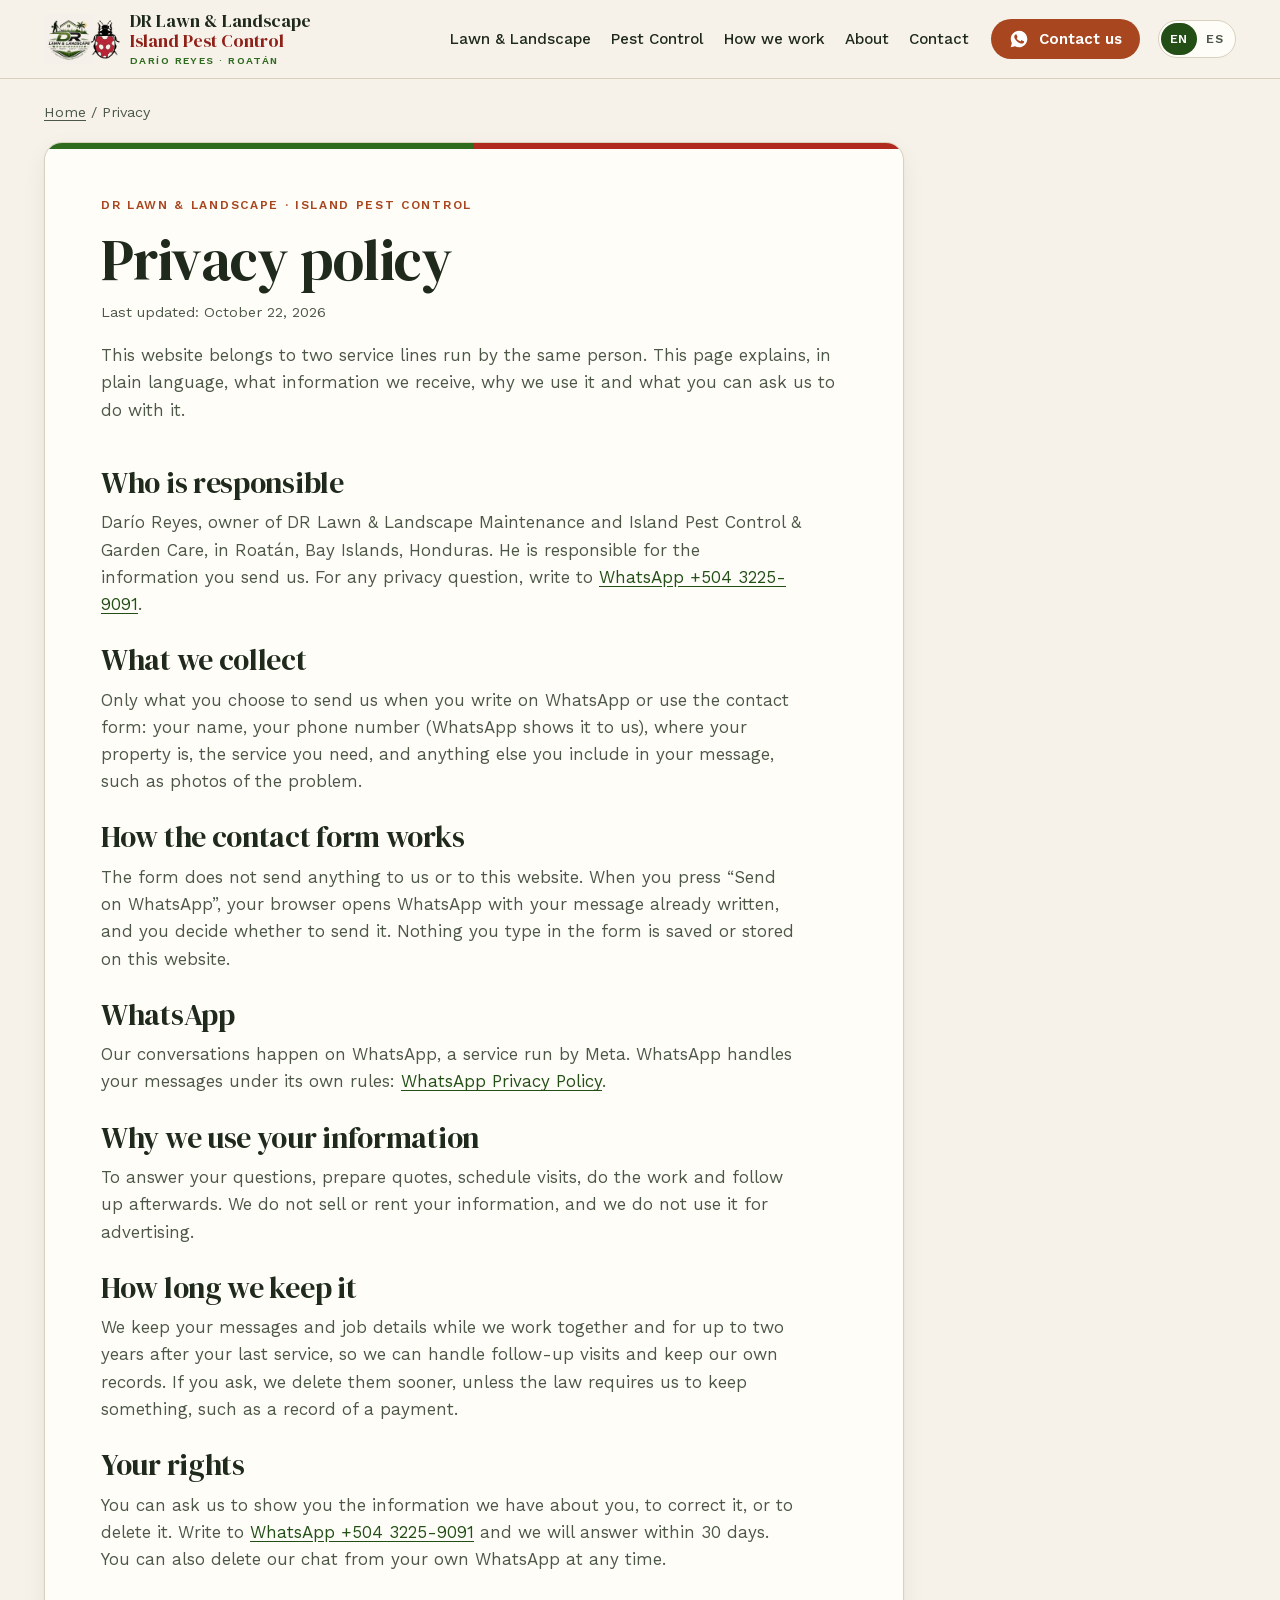
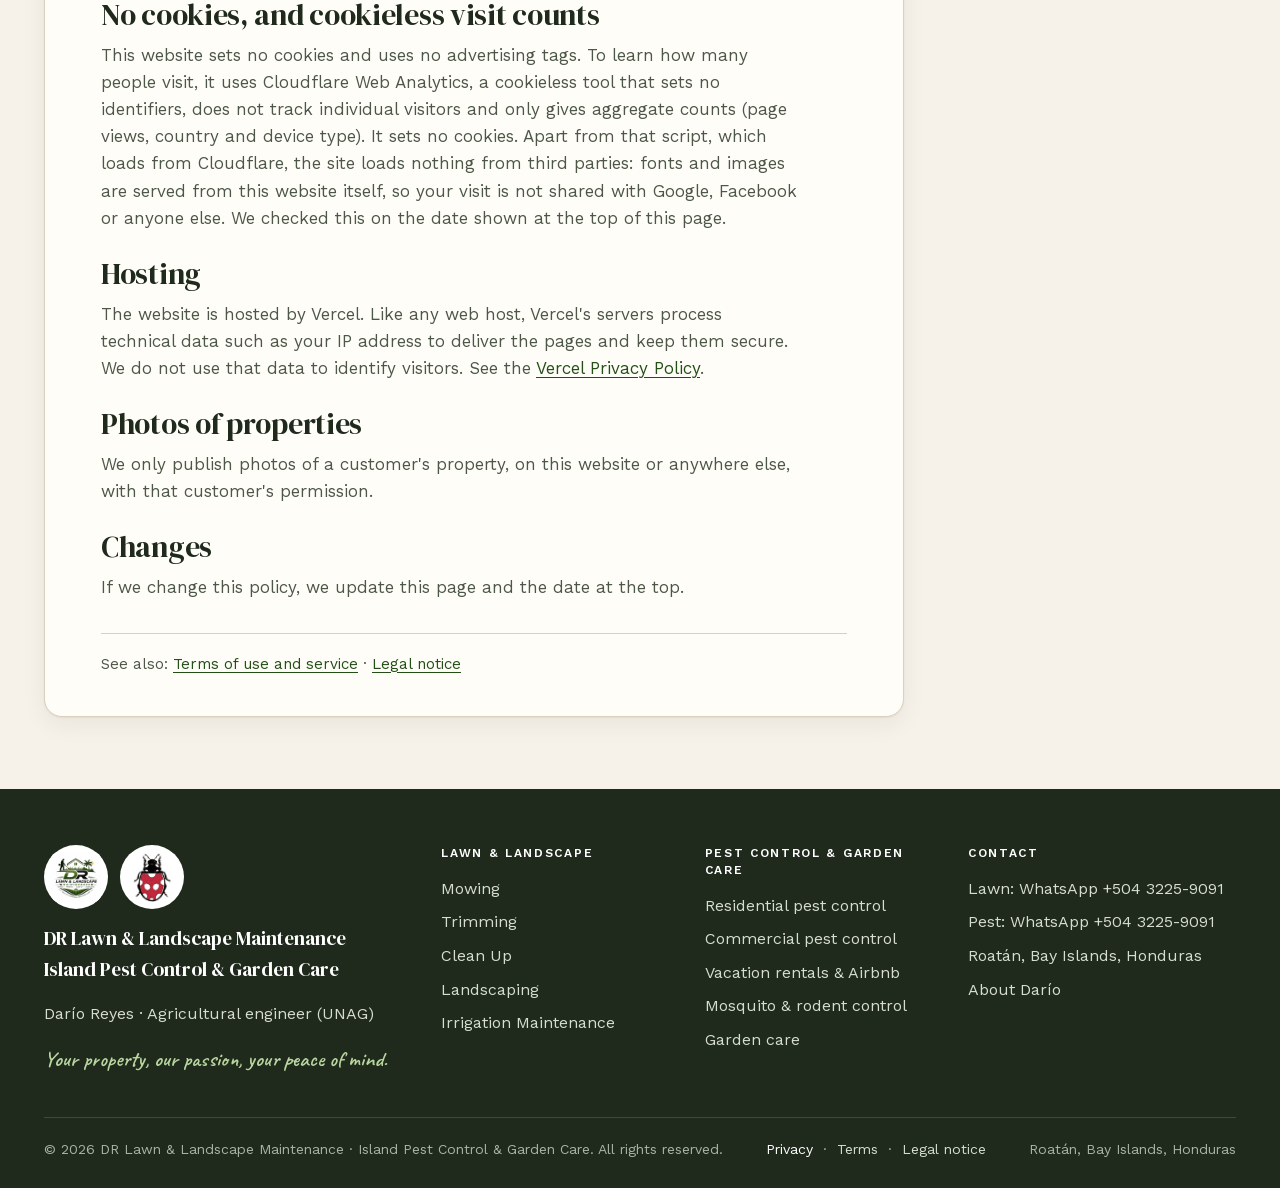
<file: privacy/index.html>
<!doctype html>
<html lang="en">
<head>
<meta name="google-site-verification" content="eLAcWBgbawYHVKgjj6qBlJbpfG8y035cS7dbeWm6K3U" />
<meta charset="utf-8">
<meta name="viewport" content="width=device-width, initial-scale=1">
<title>Privacy Policy | DR Lawn &amp; Landscape · Island Pest Control</title>
<meta name="description" content="How DR Lawn &amp; Landscape and Island Pest Control in Roatán handle your information: WhatsApp only, nothing stored on this website, no cookies and only cookieless visit counts.">
<link rel="canonical" href="https://dario-roatan.vercel.app/privacy/">
<link rel="alternate" hreflang="en" href="https://dario-roatan.vercel.app/privacy/">
<link rel="alternate" hreflang="es" href="https://dario-roatan.vercel.app/es/privacidad/">
<link rel="alternate" hreflang="x-default" href="https://dario-roatan.vercel.app/privacy/">
<meta name="theme-color" content="#234f17">
<meta property="og:type" content="website">
<meta property="og:site_name" content="DR Lawn &amp; Landscape · Island Pest Control">
<meta property="og:title" content="Privacy Policy | DR Lawn &amp; Landscape · Island Pest Control">
<meta property="og:description" content="How DR Lawn &amp; Landscape and Island Pest Control in Roatán handle your information: WhatsApp only, nothing stored on this website, no cookies and only cookieless visit counts.">
<meta property="og:url" content="https://dario-roatan.vercel.app/privacy/">
<meta property="og:image" content="https://dario-roatan.vercel.app/assets/og-image.jpg">
<meta property="og:image:type" content="image/jpeg">
<meta property="og:image:width" content="1200">
<meta property="og:image:height" content="630">
<meta property="og:image:alt" content="DR Lawn &amp; Landscape Maintenance and Island Pest Control &amp; Garden Care logos. Darío Reyes, Roatán.">
<meta property="og:locale" content="en_US">
<meta property="og:locale:alternate" content="es_HN">
<meta name="twitter:card" content="summary_large_image">
<meta name="twitter:title" content="Privacy Policy | DR Lawn &amp; Landscape · Island Pest Control">
<meta name="twitter:description" content="How DR Lawn &amp; Landscape and Island Pest Control in Roatán handle your information: WhatsApp only, nothing stored on this website, no cookies and only cookieless visit counts.">
<meta name="twitter:image" content="https://dario-roatan.vercel.app/assets/og-image.jpg">
<meta name="twitter:image:alt" content="DR Lawn &amp; Landscape Maintenance and Island Pest Control &amp; Garden Care logos. Darío Reyes, Roatán.">
<link rel="icon" href="../assets/favicon.svg" type="image/svg+xml">
<link rel="icon" href="../assets/favicon-32.png" type="image/png" sizes="32x32">
<link rel="apple-touch-icon" href="../assets/apple-touch-icon.png">
<link rel="preload" href="../assets/fonts/dm-serif-display-400.woff2" as="font" type="font/woff2" crossorigin>
<link rel="preload" href="../assets/fonts/work-sans-var.woff2" as="font" type="font/woff2" crossorigin>
<link rel="stylesheet" href="../assets/styles.css?v=20261022b">
<script type="application/ld+json">
{
 "@context": "https://schema.org",
 "@graph": [
  {
   "@type": "Person",
   "@id": "https://dario-roatan.vercel.app/#dario",
   "name": "Darío Reyes",
   "jobTitle": "Agricultural engineer",
   "alumniOf": {
    "@type": "CollegeOrUniversity",
    "name": "Universidad Nacional de Agricultura (UNAG)"
   }
  },
  {
   "@type": "LocalBusiness",
   "@id": "https://dario-roatan.vercel.app/#lawn",
   "name": "DR Lawn & Landscape Maintenance",
   "slogan": "Beautiful Outdoors, Well Maintained",
   "url": "https://dario-roatan.vercel.app/lawn/",
   "telephone": "+50432259091",
   "logo": "https://dario-roatan.vercel.app/assets/logo-dr-lawn.jpg",
   "image": "https://dario-roatan.vercel.app/assets/og-lawn-en.jpg",
   "address": {
    "@type": "PostalAddress",
    "addressLocality": "Roatán",
    "addressRegion": "Islas de la Bahía",
    "addressCountry": "HN"
   },
   "areaServed": "Roatán, Bay Islands, Honduras",
   "founder": {
    "@id": "https://dario-roatan.vercel.app/#dario"
   },
   "knowsLanguage": [
    "en",
    "es"
   ]
  },
  {
   "@type": "LocalBusiness",
   "@id": "https://dario-roatan.vercel.app/#pest",
   "name": "Island Pest Control & Garden Care",
   "slogan": "Your peace of mind is our mission",
   "url": "https://dario-roatan.vercel.app/pest/",
   "telephone": "+50432259091",
   "logo": "https://dario-roatan.vercel.app/assets/ipc-wordmark.png",
   "image": "https://dario-roatan.vercel.app/assets/og-pest-en.jpg",
   "address": {
    "@type": "PostalAddress",
    "addressLocality": "Roatán",
    "addressRegion": "Islas de la Bahía",
    "addressCountry": "HN"
   },
   "areaServed": "Roatán, Bay Islands, Honduras",
   "founder": {
    "@id": "https://dario-roatan.vercel.app/#dario"
   },
   "knowsLanguage": [
    "en",
    "es"
   ]
  },
  {
   "@type": "WebPage",
   "@id": "https://dario-roatan.vercel.app/privacy/",
   "url": "https://dario-roatan.vercel.app/privacy/",
   "name": "Privacy Policy | DR Lawn & Landscape · Island Pest Control",
   "inLanguage": "en",
   "dateModified": "2026-10-22",
   "about": [
    {
     "@id": "https://dario-roatan.vercel.app/#lawn"
    },
    {
     "@id": "https://dario-roatan.vercel.app/#pest"
    }
   ]
  }
 ]
}
</script>
<script>document.documentElement.classList.add("js")</script>
</head>
<body>
<svg width="0" height="0" style="position:absolute" aria-hidden="true" focusable="false"><symbol id="i-mower" viewBox="0 0 24 24"><path d="M3 17h12l2-6H6z"/><circle cx="6" cy="18" r="2"/><circle cx="15" cy="18" r="2"/><path d="M17 11l3-7h2"/></symbol><symbol id="i-scissors" viewBox="0 0 24 24"><circle cx="6" cy="6" r="3"/><circle cx="6" cy="18" r="3"/><path d="M8.1 8.1L20 20M8.1 15.9L20 4"/></symbol><symbol id="i-rake" viewBox="0 0 24 24"><path d="M12 2v12"/><path d="M5 14h14"/><path d="M5 14v6M8.5 14v5M12 14v6M15.5 14v5M19 14v6"/></symbol><symbol id="i-sprout" viewBox="0 0 24 24"><path d="M12 21v-9"/><path d="M12 12c0-4 3-7 8-7 0 4-3 7-8 7z"/><path d="M12 14c0-3-2.5-5.5-7-5.5 0 3 2.5 5.5 7 5.5z"/></symbol><symbol id="i-leaf" viewBox="0 0 24 24"><path d="M5 19c0-8 5-14 15-15-1 10-7 15-15 15z"/><path d="M5 19l8-8"/></symbol><symbol id="i-design" viewBox="0 0 24 24"><path d="M3 21h18"/><path d="M5 21V10l7-5 7 5v11"/><path d="M9 21v-5h6v5"/><path d="M12 5V2"/></symbol><symbol id="i-drop" viewBox="0 0 24 24"><path d="M12 3s6 6.5 6 11a6 6 0 0 1-12 0c0-4.5 6-11 6-11z"/><path d="M9.5 15a2.5 2.5 0 0 0 2.5 2.5"/></symbol><symbol id="i-plus" viewBox="0 0 24 24"><circle cx="12" cy="12" r="9"/><path d="M12 8v8M8 12h8"/></symbol><symbol id="i-home" viewBox="0 0 24 24"><path d="M3 11l9-7 9 7"/><path d="M5 10v10h14V10"/><path d="M10 20v-6h4v6"/></symbol><symbol id="i-key" viewBox="0 0 24 24"><circle cx="8" cy="15" r="4"/><path d="M11 12l9-9M16 7l3 3M14 9l2 2"/></symbol><symbol id="i-building" viewBox="0 0 24 24"><path d="M4 21V5l8-2v18"/><path d="M12 8h8v13"/><path d="M3 21h18"/><path d="M7 8h2M7 12h2M7 16h2M15 12h2M15 16h2"/></symbol><symbol id="i-shield" viewBox="0 0 24 24"><path d="M12 3l8 3v6c0 5-3.5 8-8 9-4.5-1-8-4-8-9V6z"/><path d="M8.5 12l2.5 2.5 4.5-5"/></symbol><symbol id="i-pin" viewBox="0 0 24 24"><path d="M12 21s-7-6.2-7-12a7 7 0 0 1 14 0c0 5.8-7 12-7 12z"/><circle cx="12" cy="9" r="2.5"/></symbol><symbol id="i-award" viewBox="0 0 24 24"><circle cx="12" cy="9" r="6"/><path d="M9.5 9l2 2 3.5-3.5"/><path d="M8.5 14L7 22l5-3 5 3-1.5-8"/></symbol><symbol id="i-calendar" viewBox="0 0 24 24"><rect x="3" y="5" width="18" height="16" rx="2"/><path d="M3 10h18M8 3v4M16 3v4"/><path d="M8 14h2M12 14h2M16 14h0M8 17h2M12 17h2"/></symbol><symbol id="i-phone" viewBox="0 0 24 24"><path d="M5 4h4l2 5-2.5 1.5a11 11 0 0 0 5 5L15 13l5 2v4a2 2 0 0 1-2 2A16 16 0 0 1 3 6a2 2 0 0 1 2-2z"/></symbol><symbol id="i-quote" viewBox="0 0 24 24"><path d="M7 7h4v4c0 3-1.5 5-4 6M15 7h4v4c0 3-1.5 5-4 6"/></symbol><symbol id="i-menu" viewBox="0 0 24 24"><path d="M4 7h16M4 12h16M4 17h16"/></symbol><symbol id="i-arrow" viewBox="0 0 24 24"><path d="M5 12h14M13 6l6 6-6 6"/></symbol><symbol id="i-wa" viewBox="0 0 24 24"><path d="M12.04 2C6.58 2 2.13 6.45 2.13 11.91c0 1.75.46 3.45 1.32 4.95L2.05 22l5.25-1.38c1.45.79 3.08 1.21 4.74 1.21 5.46 0 9.91-4.45 9.91-9.91C21.95 6.45 17.5 2 12.04 2zm5.79 14.11c-.24.68-1.42 1.3-1.95 1.35-.5.05-1.13.07-1.82-.11-.42-.13-.96-.31-1.65-.61-2.9-1.25-4.8-4.17-4.94-4.36-.14-.19-1.18-1.57-1.18-3s.75-2.13 1.02-2.42c.27-.29.58-.36.78-.36h.56c.18 0 .42-.07.66.5.24.58.82 2 .89 2.15.07.15.12.32.02.51-.1.19-.15.31-.29.48-.14.17-.3.38-.43.51-.14.14-.29.3-.13.58.17.29.75 1.23 1.6 1.99 1.1.98 2.03 1.28 2.32 1.43.29.14.46.12.63-.07.17-.19.72-.84.92-1.13.19-.29.39-.24.65-.14.27.1 1.69.8 1.98.94.29.14.48.22.55.34.07.12.07.7-.17 1.38z"/></symbol>
<symbol id="i-bug" viewBox="0 0 24 24"><path d="M12 7c-3.9 0-7 3-7 7s3.1 7 7 7 7-3 7-7-3.1-7-7-7z"/><path d="M12 7v14"/><path d="M9.5 7.5L7.5 4M14.5 7.5l2-3.5"/><circle cx="8.5" cy="13" r="1"/><circle cx="15.5" cy="13" r="1"/><circle cx="9" cy="17" r="1"/><circle cx="15" cy="17" r="1"/></symbol><symbol id="i-spray" viewBox="0 0 24 24"><rect x="8" y="10" width="8" height="11" rx="2"/><path d="M10 10V7h4v3M14 7h2.5l2-2M17.5 3.5l1 1M19.5 6.5l1 .5M19 9l1 1"/></symbol><symbol id="i-wing" viewBox="0 0 24 24"><path d="M12 10v10"/><path d="M12 10C9 4 4 4 3 7s4 5 9 3zM12 10c3-6 8-6 9-3s-4 5-9 3z"/><path d="M10 20l2-2 2 2"/></symbol><symbol id="i-camera" viewBox="0 0 24 24"><path d="M4 8h3l2-3h6l2 3h3v11H4z"/><circle cx="12" cy="13" r="3.5"/></symbol></svg>
<a class="skip" href="#main">Skip to content</a>
<header class="site-header">
  <div class="wrap nav" id="nav">
    <a class="brand" href="../" aria-label="DR Lawn &amp; Landscape · Island Pest Control, home">
      <span class="brand-marks"><img class="m-dr" src="../assets/logo-dr-lawn.jpg" width="50" height="50" alt=""><img class="m-ipc" src="../assets/ipc-mark.png" width="30" height="39" alt=""></span>
      <span class="brand-name" aria-hidden="true"><span class="l1">DR Lawn &amp; Landscape</span><span class="sep">·</span><span class="l2">Island Pest Control</span><small>Darío Reyes · Roatán</small></span>
    </a>
    <div class="lang" role="group" aria-label="Language"><span aria-current="true" lang="en">EN</span><a href="../es/privacidad/" lang="es" hreflang="es" aria-label="Español">ES</a></div>
    <button class="nav-toggle" type="button" aria-expanded="false" aria-controls="nav-menu" aria-label="Menu"><svg class="icon" aria-hidden="true" focusable="false"><use href="#i-menu"/></svg></button>
    <nav class="nav-menu" id="nav-menu" aria-label="Menu">
      <ul class="nav-links"><li><a href="../lawn/">Lawn & Landscape</a></li><li><a href="../pest/">Pest Control</a></li><li><a href="../#how">How we work</a></li><li><a href="../#about">About</a></li><li><a href="../#contact">Contact</a></li></ul>
      <a class="btn btn-terra btn-sm" href="../#contact"><svg class="icon icon-fill" aria-hidden="true" focusable="false"><use href="#i-wa"/></svg>Contact us</a>
    </nav>
  </div>
</header>
<main id="main" class="legal">
  <div class="wrap crumbs"><a href="../">Home</a> / Privacy</div>
  <div class="wrap">
    <article class="legal-card" aria-labelledby="hero-title">
      <p class="kicker">DR Lawn &amp; Landscape · Island Pest Control</p>
      <h1 id="hero-title">Privacy policy</h1>
      <p class="legal-updated"><time datetime="2026-10-22">Last updated: October 22, 2026</time></p>
      <p class="lead">This website belongs to two service lines run by the same person. This page explains, in plain language, what information we receive, why we use it and what you can ask us to do with it.</p>
      <div class="legal-body"><section aria-labelledby="s1"><h2 id="s1">Who is responsible</h2><p>Darío Reyes, owner of DR Lawn &amp; Landscape Maintenance and Island Pest Control &amp; Garden Care, in Roatán, Bay Islands, Honduras. He is responsible for the information you send us. For any privacy question, write to <a href="https://wa.me/50432259091" target="_blank" rel="noopener">WhatsApp +504 3225-9091</a>.</p></section><section aria-labelledby="s2"><h2 id="s2">What we collect</h2><p>Only what you choose to send us when you write on WhatsApp or use the contact form: your name, your phone number (WhatsApp shows it to us), where your property is, the service you need, and anything else you include in your message, such as photos of the problem.</p></section><section aria-labelledby="s3"><h2 id="s3">How the contact form works</h2><p>The form does not send anything to us or to this website. When you press “Send on WhatsApp”, your browser opens WhatsApp with your message already written, and you decide whether to send it. Nothing you type in the form is saved or stored on this website.</p></section><section aria-labelledby="s4"><h2 id="s4">WhatsApp</h2><p>Our conversations happen on WhatsApp, a service run by Meta. WhatsApp handles your messages under its own rules: <a href="https://www.whatsapp.com/legal/privacy-policy" target="_blank" rel="noopener">WhatsApp Privacy Policy</a>.</p></section><section aria-labelledby="s5"><h2 id="s5">Why we use your information</h2><p>To answer your questions, prepare quotes, schedule visits, do the work and follow up afterwards. We do not sell or rent your information, and we do not use it for advertising.</p></section><section aria-labelledby="s6"><h2 id="s6">How long we keep it</h2><p>We keep your messages and job details while we work together and for up to two years after your last service, so we can handle follow-up visits and keep our own records. If you ask, we delete them sooner, unless the law requires us to keep something, such as a record of a payment.</p></section><section aria-labelledby="s7"><h2 id="s7">Your rights</h2><p>You can ask us to show you the information we have about you, to correct it, or to delete it. Write to <a href="https://wa.me/50432259091" target="_blank" rel="noopener">WhatsApp +504 3225-9091</a> and we will answer within 30 days. You can also delete our chat from your own WhatsApp at any time.</p></section><section aria-labelledby="s8"><h2 id="s8">No cookies, and cookieless visit counts</h2><p>This website sets no cookies and uses no advertising tags. To learn how many people visit, it uses Cloudflare Web Analytics, a cookieless tool that sets no identifiers, does not track individual visitors and only gives aggregate counts (page views, country and device type). It sets no cookies. Apart from that script, which loads from Cloudflare, the site loads nothing from third parties: fonts and images are served from this website itself, so your visit is not shared with Google, Facebook or anyone else. We checked this on the date shown at the top of this page.</p></section><section aria-labelledby="s9"><h2 id="s9">Hosting</h2><p>The website is hosted by Vercel. Like any web host, Vercel's servers process technical data such as your IP address to deliver the pages and keep them secure. We do not use that data to identify visitors. See the <a href="https://vercel.com/legal/privacy-policy" target="_blank" rel="noopener">Vercel Privacy Policy</a>.</p></section><section aria-labelledby="s10"><h2 id="s10">Photos of properties</h2><p>We only publish photos of a customer's property, on this website or anywhere else, with that customer's permission.</p></section><section aria-labelledby="s11"><h2 id="s11">Changes</h2><p>If we change this policy, we update this page and the date at the top.</p></section></div>
      <p class="legal-more">See also: <a href="../terms/">Terms of use and service</a> · <a href="../legal/">Legal notice</a></p>
    </article>
  </div>
</main>
<footer class="site-footer">
  <div class="wrap">
    <div class="footer-grid">
      <div>
        <div class="footer-brand">
          <span class="fm"><img src="../assets/logo-dr-lawn.jpg" width="54" height="54" alt="" loading="lazy"></span>
          <span class="fm"><img src="../assets/ipc-mark.png" width="40" height="52" alt="" loading="lazy"></span>
        </div>
        <p style="margin-top:14px"><strong style="font-family:var(--serif);font-weight:400;font-size:1.2rem;color:#fff">DR Lawn &amp; Landscape Maintenance<br>Island Pest Control &amp; Garden Care</strong></p>
        <p>Darío Reyes · Agricultural engineer (UNAG)</p>
        <span class="footer-tag">Your property, our passion, your peace of mind.</span>
      </div>
      <nav aria-labelledby="f-lawn-en"><h2 id="f-lawn-en">Lawn & Landscape</h2><ul>
        <li><a href="../lawn/">Mowing</a></li>
        <li><a href="../lawn/">Trimming</a></li>
        <li><a href="../lawn/">Clean Up</a></li>
        <li><a href="../lawn/">Landscaping</a></li>
        <li><a href="../lawn/">Irrigation Maintenance</a></li></ul></nav>
      <nav aria-labelledby="f-pest-en"><h2 id="f-pest-en">Pest Control & Garden Care</h2><ul>
        <li><a href="../pest/">Residential pest control</a></li>
        <li><a href="../pest/">Commercial pest control</a></li>
        <li><a href="../pest/">Vacation rentals & Airbnb</a></li>
        <li><a href="../pest/">Mosquito & rodent control</a></li>
        <li><a href="../pest/">Garden care</a></li></ul></nav>
      <div><h2>Contact</h2>
        <ul>
          <li>Lawn: <a href="https://wa.me/50432259091?text=Hi%20DR%20Lawn%20%26%20Landscape%2C%20I%27d%20like%20a%20free%20quote%20for%20my%20property." target="_blank" rel="noopener">WhatsApp +504 3225-9091</a></li>
          <li>Pest: <a href="https://wa.me/50432259091?text=Hi%20Island%20Pest%20Control%2C%20I%27d%20like%20to%20book%20an%20inspection." target="_blank" rel="noopener">WhatsApp +504 3225-9091</a></li>
          <li>Roatán, Bay Islands, Honduras</li>
          <li><a href="../#about">About Darío</a></li>
        </ul>
      </div>
    </div>
    <div class="footer-bottom">
      <span>&copy; 2026 DR Lawn &amp; Landscape Maintenance · Island Pest Control &amp; Garden Care. All rights reserved.</span>
      <nav class="footer-legal" aria-label="Legal"><a href="../privacy/" aria-current="page">Privacy</a><span aria-hidden="true">·</span><a href="../terms/">Terms</a><span aria-hidden="true">·</span><a href="../legal/">Legal notice</a></nav>
      <span>Roatán, Bay Islands, Honduras</span>
    </div>
  </div>
</footer>

<div class="wa-bar">
  <a class="btn btn-wa" href="https://wa.me/50432259091?text=Hi%20DR%20Lawn%20%26%20Landscape%2C%20I%27d%20like%20a%20free%20quote%20for%20my%20property." target="_blank" rel="noopener"><svg class="icon icon-fill" aria-hidden="true" focusable="false"><use href="#i-wa"/></svg><span>Lawn quote<small>+504 3225-9091</small></span></a>
  <a class="btn btn-red" href="https://wa.me/50432259091?text=Hi%20Island%20Pest%20Control%2C%20I%27d%20like%20to%20book%20an%20inspection." target="_blank" rel="noopener"><svg class="icon icon-fill" aria-hidden="true" focusable="false"><use href="#i-wa"/></svg><span>Pest inspection<small>+504 3225-9091</small></span></a>
</div>

<script src="../assets/site.js?v=20261022b" defer></script>
<!-- Cloudflare Web Analytics --><script type='module' src='https://static.cloudflareinsights.com/beacon.min.js' data-cf-beacon='{"token": "138e7115485747debf387de6c91d4e39"}'></script><!-- End Cloudflare Web Analytics -->
</body>
</html>
</file>
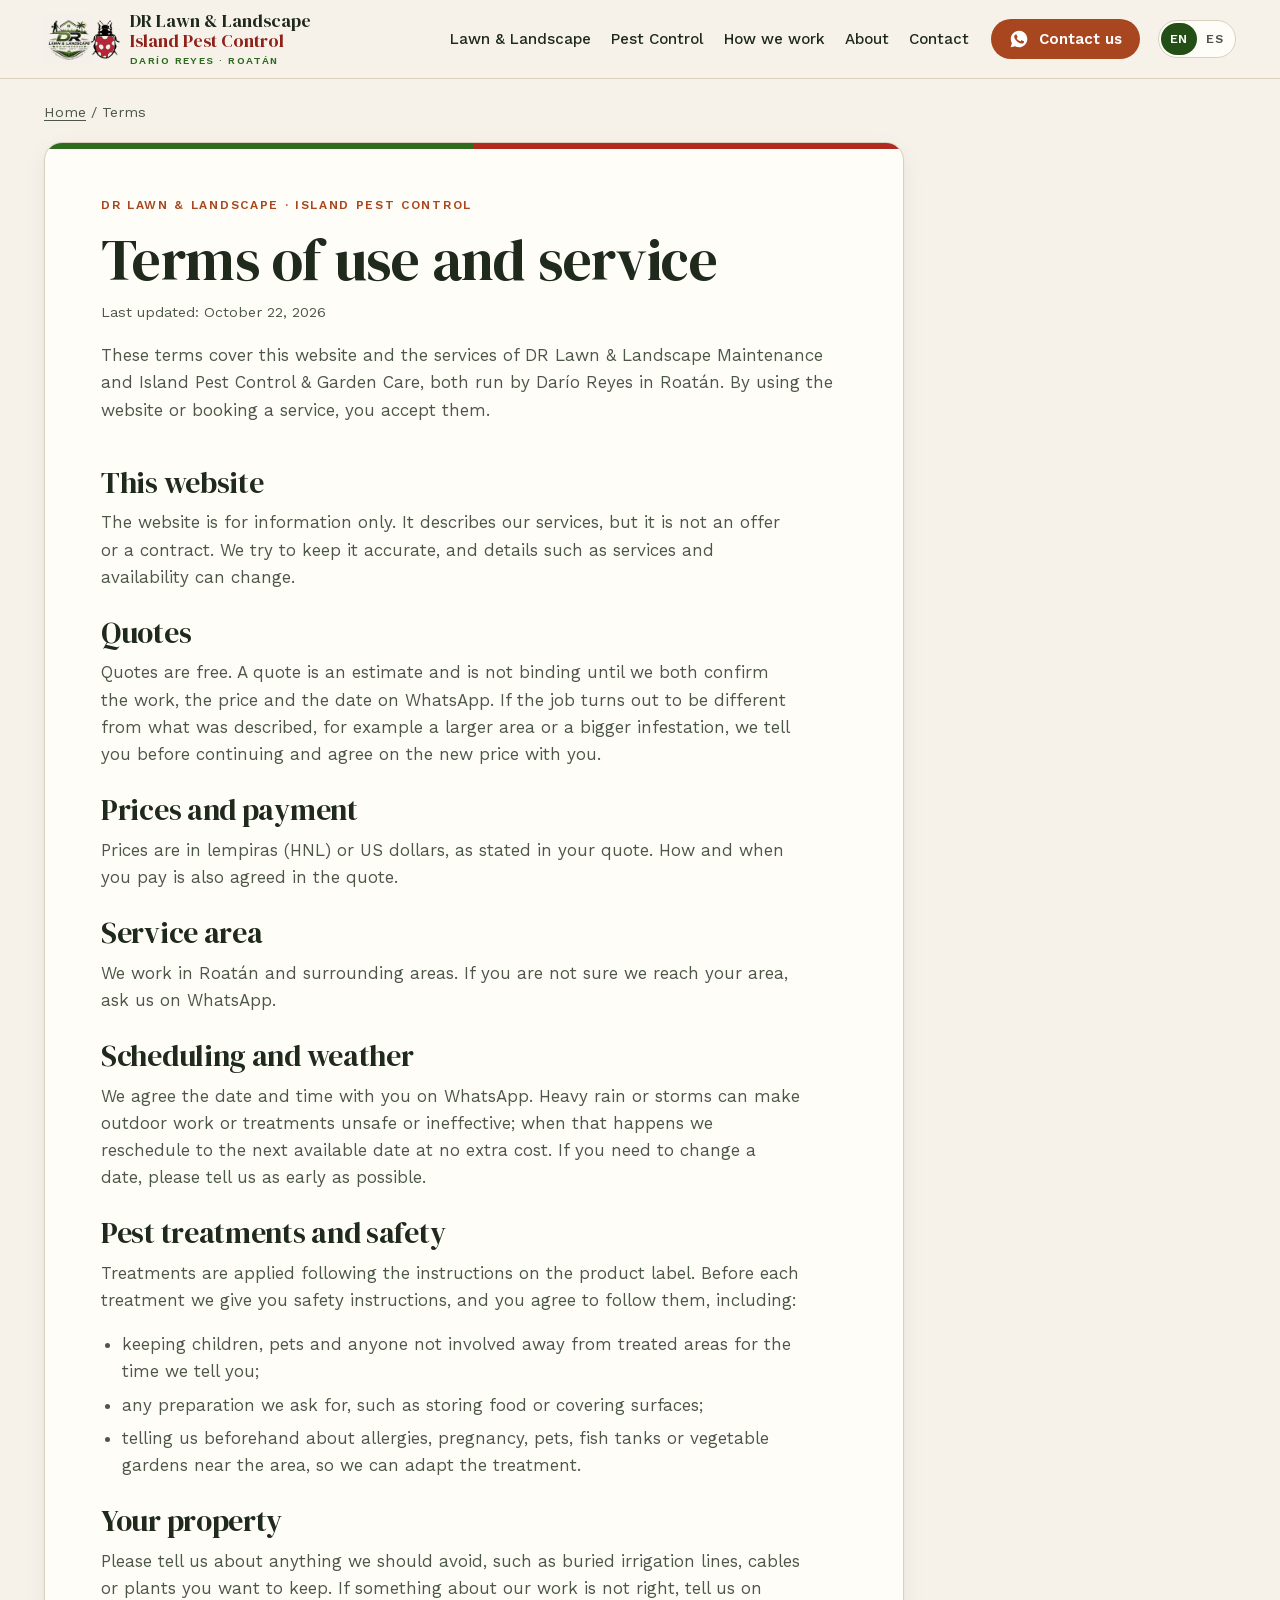
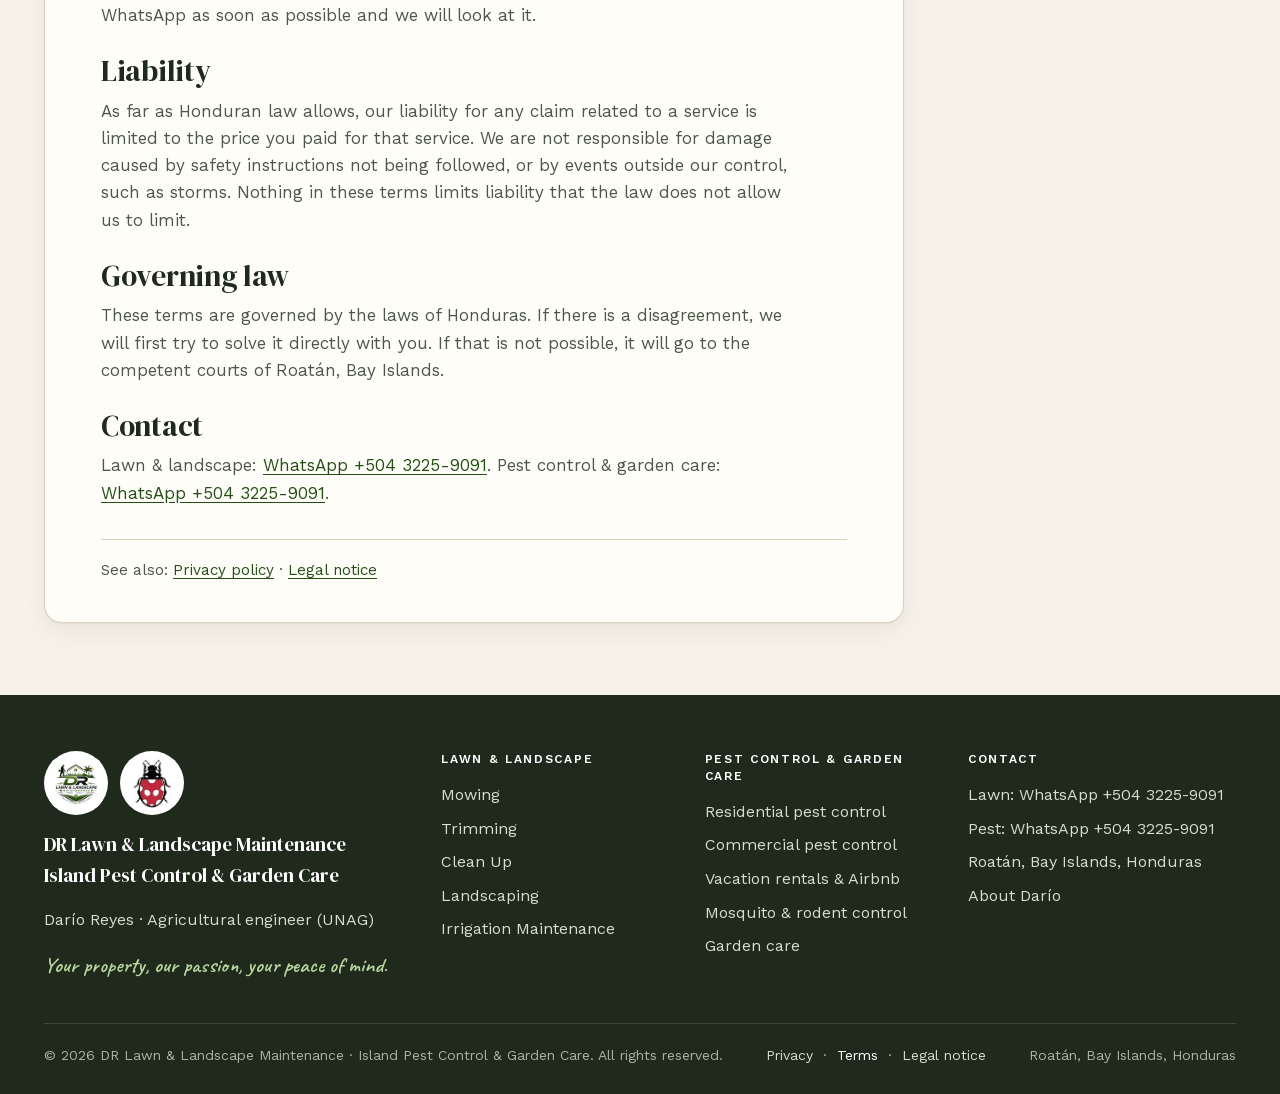
<file: terms/index.html>
<!doctype html>
<html lang="en">
<head>
<meta name="google-site-verification" content="eLAcWBgbawYHVKgjj6qBlJbpfG8y035cS7dbeWm6K3U" />
<meta charset="utf-8">
<meta name="viewport" content="width=device-width, initial-scale=1">
<title>Terms of Use and Service | DR Lawn &amp; Landscape · Island Pest Control</title>
<meta name="description" content="Terms for this website and for lawn, landscape and pest control services by Darío Reyes in Roatán: free quotes, prices, scheduling, weather and treatment safety.">
<link rel="canonical" href="https://dario-roatan.vercel.app/terms/">
<link rel="alternate" hreflang="en" href="https://dario-roatan.vercel.app/terms/">
<link rel="alternate" hreflang="es" href="https://dario-roatan.vercel.app/es/terminos/">
<link rel="alternate" hreflang="x-default" href="https://dario-roatan.vercel.app/terms/">
<meta name="theme-color" content="#234f17">
<meta property="og:type" content="website">
<meta property="og:site_name" content="DR Lawn &amp; Landscape · Island Pest Control">
<meta property="og:title" content="Terms of Use and Service | DR Lawn &amp; Landscape · Island Pest Control">
<meta property="og:description" content="Terms for this website and for lawn, landscape and pest control services by Darío Reyes in Roatán: free quotes, prices, scheduling, weather and treatment safety.">
<meta property="og:url" content="https://dario-roatan.vercel.app/terms/">
<meta property="og:image" content="https://dario-roatan.vercel.app/assets/og-image.jpg">
<meta property="og:image:type" content="image/jpeg">
<meta property="og:image:width" content="1200">
<meta property="og:image:height" content="630">
<meta property="og:image:alt" content="DR Lawn &amp; Landscape Maintenance and Island Pest Control &amp; Garden Care logos. Darío Reyes, Roatán.">
<meta property="og:locale" content="en_US">
<meta property="og:locale:alternate" content="es_HN">
<meta name="twitter:card" content="summary_large_image">
<meta name="twitter:title" content="Terms of Use and Service | DR Lawn &amp; Landscape · Island Pest Control">
<meta name="twitter:description" content="Terms for this website and for lawn, landscape and pest control services by Darío Reyes in Roatán: free quotes, prices, scheduling, weather and treatment safety.">
<meta name="twitter:image" content="https://dario-roatan.vercel.app/assets/og-image.jpg">
<meta name="twitter:image:alt" content="DR Lawn &amp; Landscape Maintenance and Island Pest Control &amp; Garden Care logos. Darío Reyes, Roatán.">
<link rel="icon" href="../assets/favicon.svg" type="image/svg+xml">
<link rel="icon" href="../assets/favicon-32.png" type="image/png" sizes="32x32">
<link rel="apple-touch-icon" href="../assets/apple-touch-icon.png">
<link rel="preload" href="../assets/fonts/dm-serif-display-400.woff2" as="font" type="font/woff2" crossorigin>
<link rel="preload" href="../assets/fonts/work-sans-var.woff2" as="font" type="font/woff2" crossorigin>
<link rel="stylesheet" href="../assets/styles.css?v=20261022b">
<script type="application/ld+json">
{
 "@context": "https://schema.org",
 "@graph": [
  {
   "@type": "Person",
   "@id": "https://dario-roatan.vercel.app/#dario",
   "name": "Darío Reyes",
   "jobTitle": "Agricultural engineer",
   "alumniOf": {
    "@type": "CollegeOrUniversity",
    "name": "Universidad Nacional de Agricultura (UNAG)"
   }
  },
  {
   "@type": "LocalBusiness",
   "@id": "https://dario-roatan.vercel.app/#lawn",
   "name": "DR Lawn & Landscape Maintenance",
   "slogan": "Beautiful Outdoors, Well Maintained",
   "url": "https://dario-roatan.vercel.app/lawn/",
   "telephone": "+50432259091",
   "logo": "https://dario-roatan.vercel.app/assets/logo-dr-lawn.jpg",
   "image": "https://dario-roatan.vercel.app/assets/og-lawn-en.jpg",
   "address": {
    "@type": "PostalAddress",
    "addressLocality": "Roatán",
    "addressRegion": "Islas de la Bahía",
    "addressCountry": "HN"
   },
   "areaServed": "Roatán, Bay Islands, Honduras",
   "founder": {
    "@id": "https://dario-roatan.vercel.app/#dario"
   },
   "knowsLanguage": [
    "en",
    "es"
   ]
  },
  {
   "@type": "LocalBusiness",
   "@id": "https://dario-roatan.vercel.app/#pest",
   "name": "Island Pest Control & Garden Care",
   "slogan": "Your peace of mind is our mission",
   "url": "https://dario-roatan.vercel.app/pest/",
   "telephone": "+50432259091",
   "logo": "https://dario-roatan.vercel.app/assets/ipc-wordmark.png",
   "image": "https://dario-roatan.vercel.app/assets/og-pest-en.jpg",
   "address": {
    "@type": "PostalAddress",
    "addressLocality": "Roatán",
    "addressRegion": "Islas de la Bahía",
    "addressCountry": "HN"
   },
   "areaServed": "Roatán, Bay Islands, Honduras",
   "founder": {
    "@id": "https://dario-roatan.vercel.app/#dario"
   },
   "knowsLanguage": [
    "en",
    "es"
   ]
  },
  {
   "@type": "WebPage",
   "@id": "https://dario-roatan.vercel.app/terms/",
   "url": "https://dario-roatan.vercel.app/terms/",
   "name": "Terms of Use and Service | DR Lawn & Landscape · Island Pest Control",
   "inLanguage": "en",
   "dateModified": "2026-10-22",
   "about": [
    {
     "@id": "https://dario-roatan.vercel.app/#lawn"
    },
    {
     "@id": "https://dario-roatan.vercel.app/#pest"
    }
   ]
  }
 ]
}
</script>
<script>document.documentElement.classList.add("js")</script>
</head>
<body>
<svg width="0" height="0" style="position:absolute" aria-hidden="true" focusable="false"><symbol id="i-mower" viewBox="0 0 24 24"><path d="M3 17h12l2-6H6z"/><circle cx="6" cy="18" r="2"/><circle cx="15" cy="18" r="2"/><path d="M17 11l3-7h2"/></symbol><symbol id="i-scissors" viewBox="0 0 24 24"><circle cx="6" cy="6" r="3"/><circle cx="6" cy="18" r="3"/><path d="M8.1 8.1L20 20M8.1 15.9L20 4"/></symbol><symbol id="i-rake" viewBox="0 0 24 24"><path d="M12 2v12"/><path d="M5 14h14"/><path d="M5 14v6M8.5 14v5M12 14v6M15.5 14v5M19 14v6"/></symbol><symbol id="i-sprout" viewBox="0 0 24 24"><path d="M12 21v-9"/><path d="M12 12c0-4 3-7 8-7 0 4-3 7-8 7z"/><path d="M12 14c0-3-2.5-5.5-7-5.5 0 3 2.5 5.5 7 5.5z"/></symbol><symbol id="i-leaf" viewBox="0 0 24 24"><path d="M5 19c0-8 5-14 15-15-1 10-7 15-15 15z"/><path d="M5 19l8-8"/></symbol><symbol id="i-design" viewBox="0 0 24 24"><path d="M3 21h18"/><path d="M5 21V10l7-5 7 5v11"/><path d="M9 21v-5h6v5"/><path d="M12 5V2"/></symbol><symbol id="i-drop" viewBox="0 0 24 24"><path d="M12 3s6 6.5 6 11a6 6 0 0 1-12 0c0-4.5 6-11 6-11z"/><path d="M9.5 15a2.5 2.5 0 0 0 2.5 2.5"/></symbol><symbol id="i-plus" viewBox="0 0 24 24"><circle cx="12" cy="12" r="9"/><path d="M12 8v8M8 12h8"/></symbol><symbol id="i-home" viewBox="0 0 24 24"><path d="M3 11l9-7 9 7"/><path d="M5 10v10h14V10"/><path d="M10 20v-6h4v6"/></symbol><symbol id="i-key" viewBox="0 0 24 24"><circle cx="8" cy="15" r="4"/><path d="M11 12l9-9M16 7l3 3M14 9l2 2"/></symbol><symbol id="i-building" viewBox="0 0 24 24"><path d="M4 21V5l8-2v18"/><path d="M12 8h8v13"/><path d="M3 21h18"/><path d="M7 8h2M7 12h2M7 16h2M15 12h2M15 16h2"/></symbol><symbol id="i-shield" viewBox="0 0 24 24"><path d="M12 3l8 3v6c0 5-3.5 8-8 9-4.5-1-8-4-8-9V6z"/><path d="M8.5 12l2.5 2.5 4.5-5"/></symbol><symbol id="i-pin" viewBox="0 0 24 24"><path d="M12 21s-7-6.2-7-12a7 7 0 0 1 14 0c0 5.8-7 12-7 12z"/><circle cx="12" cy="9" r="2.5"/></symbol><symbol id="i-award" viewBox="0 0 24 24"><circle cx="12" cy="9" r="6"/><path d="M9.5 9l2 2 3.5-3.5"/><path d="M8.5 14L7 22l5-3 5 3-1.5-8"/></symbol><symbol id="i-calendar" viewBox="0 0 24 24"><rect x="3" y="5" width="18" height="16" rx="2"/><path d="M3 10h18M8 3v4M16 3v4"/><path d="M8 14h2M12 14h2M16 14h0M8 17h2M12 17h2"/></symbol><symbol id="i-phone" viewBox="0 0 24 24"><path d="M5 4h4l2 5-2.5 1.5a11 11 0 0 0 5 5L15 13l5 2v4a2 2 0 0 1-2 2A16 16 0 0 1 3 6a2 2 0 0 1 2-2z"/></symbol><symbol id="i-quote" viewBox="0 0 24 24"><path d="M7 7h4v4c0 3-1.5 5-4 6M15 7h4v4c0 3-1.5 5-4 6"/></symbol><symbol id="i-menu" viewBox="0 0 24 24"><path d="M4 7h16M4 12h16M4 17h16"/></symbol><symbol id="i-arrow" viewBox="0 0 24 24"><path d="M5 12h14M13 6l6 6-6 6"/></symbol><symbol id="i-wa" viewBox="0 0 24 24"><path d="M12.04 2C6.58 2 2.13 6.45 2.13 11.91c0 1.75.46 3.45 1.32 4.95L2.05 22l5.25-1.38c1.45.79 3.08 1.21 4.74 1.21 5.46 0 9.91-4.45 9.91-9.91C21.95 6.45 17.5 2 12.04 2zm5.79 14.11c-.24.68-1.42 1.3-1.95 1.35-.5.05-1.13.07-1.82-.11-.42-.13-.96-.31-1.65-.61-2.9-1.25-4.8-4.17-4.94-4.36-.14-.19-1.18-1.57-1.18-3s.75-2.13 1.02-2.42c.27-.29.58-.36.78-.36h.56c.18 0 .42-.07.66.5.24.58.82 2 .89 2.15.07.15.12.32.02.51-.1.19-.15.31-.29.48-.14.17-.3.38-.43.51-.14.14-.29.3-.13.58.17.29.75 1.23 1.6 1.99 1.1.98 2.03 1.28 2.32 1.43.29.14.46.12.63-.07.17-.19.72-.84.92-1.13.19-.29.39-.24.65-.14.27.1 1.69.8 1.98.94.29.14.48.22.55.34.07.12.07.7-.17 1.38z"/></symbol>
<symbol id="i-bug" viewBox="0 0 24 24"><path d="M12 7c-3.9 0-7 3-7 7s3.1 7 7 7 7-3 7-7-3.1-7-7-7z"/><path d="M12 7v14"/><path d="M9.5 7.5L7.5 4M14.5 7.5l2-3.5"/><circle cx="8.5" cy="13" r="1"/><circle cx="15.5" cy="13" r="1"/><circle cx="9" cy="17" r="1"/><circle cx="15" cy="17" r="1"/></symbol><symbol id="i-spray" viewBox="0 0 24 24"><rect x="8" y="10" width="8" height="11" rx="2"/><path d="M10 10V7h4v3M14 7h2.5l2-2M17.5 3.5l1 1M19.5 6.5l1 .5M19 9l1 1"/></symbol><symbol id="i-wing" viewBox="0 0 24 24"><path d="M12 10v10"/><path d="M12 10C9 4 4 4 3 7s4 5 9 3zM12 10c3-6 8-6 9-3s-4 5-9 3z"/><path d="M10 20l2-2 2 2"/></symbol><symbol id="i-camera" viewBox="0 0 24 24"><path d="M4 8h3l2-3h6l2 3h3v11H4z"/><circle cx="12" cy="13" r="3.5"/></symbol></svg>
<a class="skip" href="#main">Skip to content</a>
<header class="site-header">
  <div class="wrap nav" id="nav">
    <a class="brand" href="../" aria-label="DR Lawn &amp; Landscape · Island Pest Control, home">
      <span class="brand-marks"><img class="m-dr" src="../assets/logo-dr-lawn.jpg" width="50" height="50" alt=""><img class="m-ipc" src="../assets/ipc-mark.png" width="30" height="39" alt=""></span>
      <span class="brand-name" aria-hidden="true"><span class="l1">DR Lawn &amp; Landscape</span><span class="sep">·</span><span class="l2">Island Pest Control</span><small>Darío Reyes · Roatán</small></span>
    </a>
    <div class="lang" role="group" aria-label="Language"><span aria-current="true" lang="en">EN</span><a href="../es/terminos/" lang="es" hreflang="es" aria-label="Español">ES</a></div>
    <button class="nav-toggle" type="button" aria-expanded="false" aria-controls="nav-menu" aria-label="Menu"><svg class="icon" aria-hidden="true" focusable="false"><use href="#i-menu"/></svg></button>
    <nav class="nav-menu" id="nav-menu" aria-label="Menu">
      <ul class="nav-links"><li><a href="../lawn/">Lawn & Landscape</a></li><li><a href="../pest/">Pest Control</a></li><li><a href="../#how">How we work</a></li><li><a href="../#about">About</a></li><li><a href="../#contact">Contact</a></li></ul>
      <a class="btn btn-terra btn-sm" href="../#contact"><svg class="icon icon-fill" aria-hidden="true" focusable="false"><use href="#i-wa"/></svg>Contact us</a>
    </nav>
  </div>
</header>
<main id="main" class="legal">
  <div class="wrap crumbs"><a href="../">Home</a> / Terms</div>
  <div class="wrap">
    <article class="legal-card" aria-labelledby="hero-title">
      <p class="kicker">DR Lawn &amp; Landscape · Island Pest Control</p>
      <h1 id="hero-title">Terms of use and service</h1>
      <p class="legal-updated"><time datetime="2026-10-22">Last updated: October 22, 2026</time></p>
      <p class="lead">These terms cover this website and the services of DR Lawn &amp; Landscape Maintenance and Island Pest Control &amp; Garden Care, both run by Darío Reyes in Roatán. By using the website or booking a service, you accept them.</p>
      <div class="legal-body"><section aria-labelledby="s1"><h2 id="s1">This website</h2><p>The website is for information only. It describes our services, but it is not an offer or a contract. We try to keep it accurate, and details such as services and availability can change.</p></section><section aria-labelledby="s2"><h2 id="s2">Quotes</h2><p>Quotes are free. A quote is an estimate and is not binding until we both confirm the work, the price and the date on WhatsApp. If the job turns out to be different from what was described, for example a larger area or a bigger infestation, we tell you before continuing and agree on the new price with you.</p></section><section aria-labelledby="s3"><h2 id="s3">Prices and payment</h2><p>Prices are in lempiras (HNL) or US dollars, as stated in your quote. How and when you pay is also agreed in the quote.</p></section><section aria-labelledby="s4"><h2 id="s4">Service area</h2><p>We work in Roatán and surrounding areas. If you are not sure we reach your area, ask us on WhatsApp.</p></section><section aria-labelledby="s5"><h2 id="s5">Scheduling and weather</h2><p>We agree the date and time with you on WhatsApp. Heavy rain or storms can make outdoor work or treatments unsafe or ineffective; when that happens we reschedule to the next available date at no extra cost. If you need to change a date, please tell us as early as possible.</p></section><section aria-labelledby="s6"><h2 id="s6">Pest treatments and safety</h2><p>Treatments are applied following the instructions on the product label. Before each treatment we give you safety instructions, and you agree to follow them, including:</p><ul><li>keeping children, pets and anyone not involved away from treated areas for the time we tell you;</li><li>any preparation we ask for, such as storing food or covering surfaces;</li><li>telling us beforehand about allergies, pregnancy, pets, fish tanks or vegetable gardens near the area, so we can adapt the treatment.</li></ul></section><section aria-labelledby="s7"><h2 id="s7">Your property</h2><p>Please tell us about anything we should avoid, such as buried irrigation lines, cables or plants you want to keep. If something about our work is not right, tell us on WhatsApp as soon as possible and we will look at it.</p></section><section aria-labelledby="s8"><h2 id="s8">Liability</h2><p>As far as Honduran law allows, our liability for any claim related to a service is limited to the price you paid for that service. We are not responsible for damage caused by safety instructions not being followed, or by events outside our control, such as storms. Nothing in these terms limits liability that the law does not allow us to limit.</p></section><section aria-labelledby="s9"><h2 id="s9">Governing law</h2><p>These terms are governed by the laws of Honduras. If there is a disagreement, we will first try to solve it directly with you. If that is not possible, it will go to the competent courts of Roatán, Bay Islands.</p></section><section aria-labelledby="s10"><h2 id="s10">Contact</h2><p>Lawn &amp; landscape: <a href="https://wa.me/50432259091" target="_blank" rel="noopener">WhatsApp +504 3225-9091</a>. Pest control &amp; garden care: <a href="https://wa.me/50432259091" target="_blank" rel="noopener">WhatsApp +504 3225-9091</a>.</p></section></div>
      <p class="legal-more">See also: <a href="../privacy/">Privacy policy</a> · <a href="../legal/">Legal notice</a></p>
    </article>
  </div>
</main>
<footer class="site-footer">
  <div class="wrap">
    <div class="footer-grid">
      <div>
        <div class="footer-brand">
          <span class="fm"><img src="../assets/logo-dr-lawn.jpg" width="54" height="54" alt="" loading="lazy"></span>
          <span class="fm"><img src="../assets/ipc-mark.png" width="40" height="52" alt="" loading="lazy"></span>
        </div>
        <p style="margin-top:14px"><strong style="font-family:var(--serif);font-weight:400;font-size:1.2rem;color:#fff">DR Lawn &amp; Landscape Maintenance<br>Island Pest Control &amp; Garden Care</strong></p>
        <p>Darío Reyes · Agricultural engineer (UNAG)</p>
        <span class="footer-tag">Your property, our passion, your peace of mind.</span>
      </div>
      <nav aria-labelledby="f-lawn-en"><h2 id="f-lawn-en">Lawn & Landscape</h2><ul>
        <li><a href="../lawn/">Mowing</a></li>
        <li><a href="../lawn/">Trimming</a></li>
        <li><a href="../lawn/">Clean Up</a></li>
        <li><a href="../lawn/">Landscaping</a></li>
        <li><a href="../lawn/">Irrigation Maintenance</a></li></ul></nav>
      <nav aria-labelledby="f-pest-en"><h2 id="f-pest-en">Pest Control & Garden Care</h2><ul>
        <li><a href="../pest/">Residential pest control</a></li>
        <li><a href="../pest/">Commercial pest control</a></li>
        <li><a href="../pest/">Vacation rentals & Airbnb</a></li>
        <li><a href="../pest/">Mosquito & rodent control</a></li>
        <li><a href="../pest/">Garden care</a></li></ul></nav>
      <div><h2>Contact</h2>
        <ul>
          <li>Lawn: <a href="https://wa.me/50432259091?text=Hi%20DR%20Lawn%20%26%20Landscape%2C%20I%27d%20like%20a%20free%20quote%20for%20my%20property." target="_blank" rel="noopener">WhatsApp +504 3225-9091</a></li>
          <li>Pest: <a href="https://wa.me/50432259091?text=Hi%20Island%20Pest%20Control%2C%20I%27d%20like%20to%20book%20an%20inspection." target="_blank" rel="noopener">WhatsApp +504 3225-9091</a></li>
          <li>Roatán, Bay Islands, Honduras</li>
          <li><a href="../#about">About Darío</a></li>
        </ul>
      </div>
    </div>
    <div class="footer-bottom">
      <span>&copy; 2026 DR Lawn &amp; Landscape Maintenance · Island Pest Control &amp; Garden Care. All rights reserved.</span>
      <nav class="footer-legal" aria-label="Legal"><a href="../privacy/">Privacy</a><span aria-hidden="true">·</span><a href="../terms/" aria-current="page">Terms</a><span aria-hidden="true">·</span><a href="../legal/">Legal notice</a></nav>
      <span>Roatán, Bay Islands, Honduras</span>
    </div>
  </div>
</footer>

<div class="wa-bar">
  <a class="btn btn-wa" href="https://wa.me/50432259091?text=Hi%20DR%20Lawn%20%26%20Landscape%2C%20I%27d%20like%20a%20free%20quote%20for%20my%20property." target="_blank" rel="noopener"><svg class="icon icon-fill" aria-hidden="true" focusable="false"><use href="#i-wa"/></svg><span>Lawn quote<small>+504 3225-9091</small></span></a>
  <a class="btn btn-red" href="https://wa.me/50432259091?text=Hi%20Island%20Pest%20Control%2C%20I%27d%20like%20to%20book%20an%20inspection." target="_blank" rel="noopener"><svg class="icon icon-fill" aria-hidden="true" focusable="false"><use href="#i-wa"/></svg><span>Pest inspection<small>+504 3225-9091</small></span></a>
</div>

<script src="../assets/site.js?v=20261022b" defer></script>
<!-- Cloudflare Web Analytics --><script type='module' src='https://static.cloudflareinsights.com/beacon.min.js' data-cf-beacon='{"token": "138e7115485747debf387de6c91d4e39"}'></script><!-- End Cloudflare Web Analytics -->
</body>
</html>
</file>
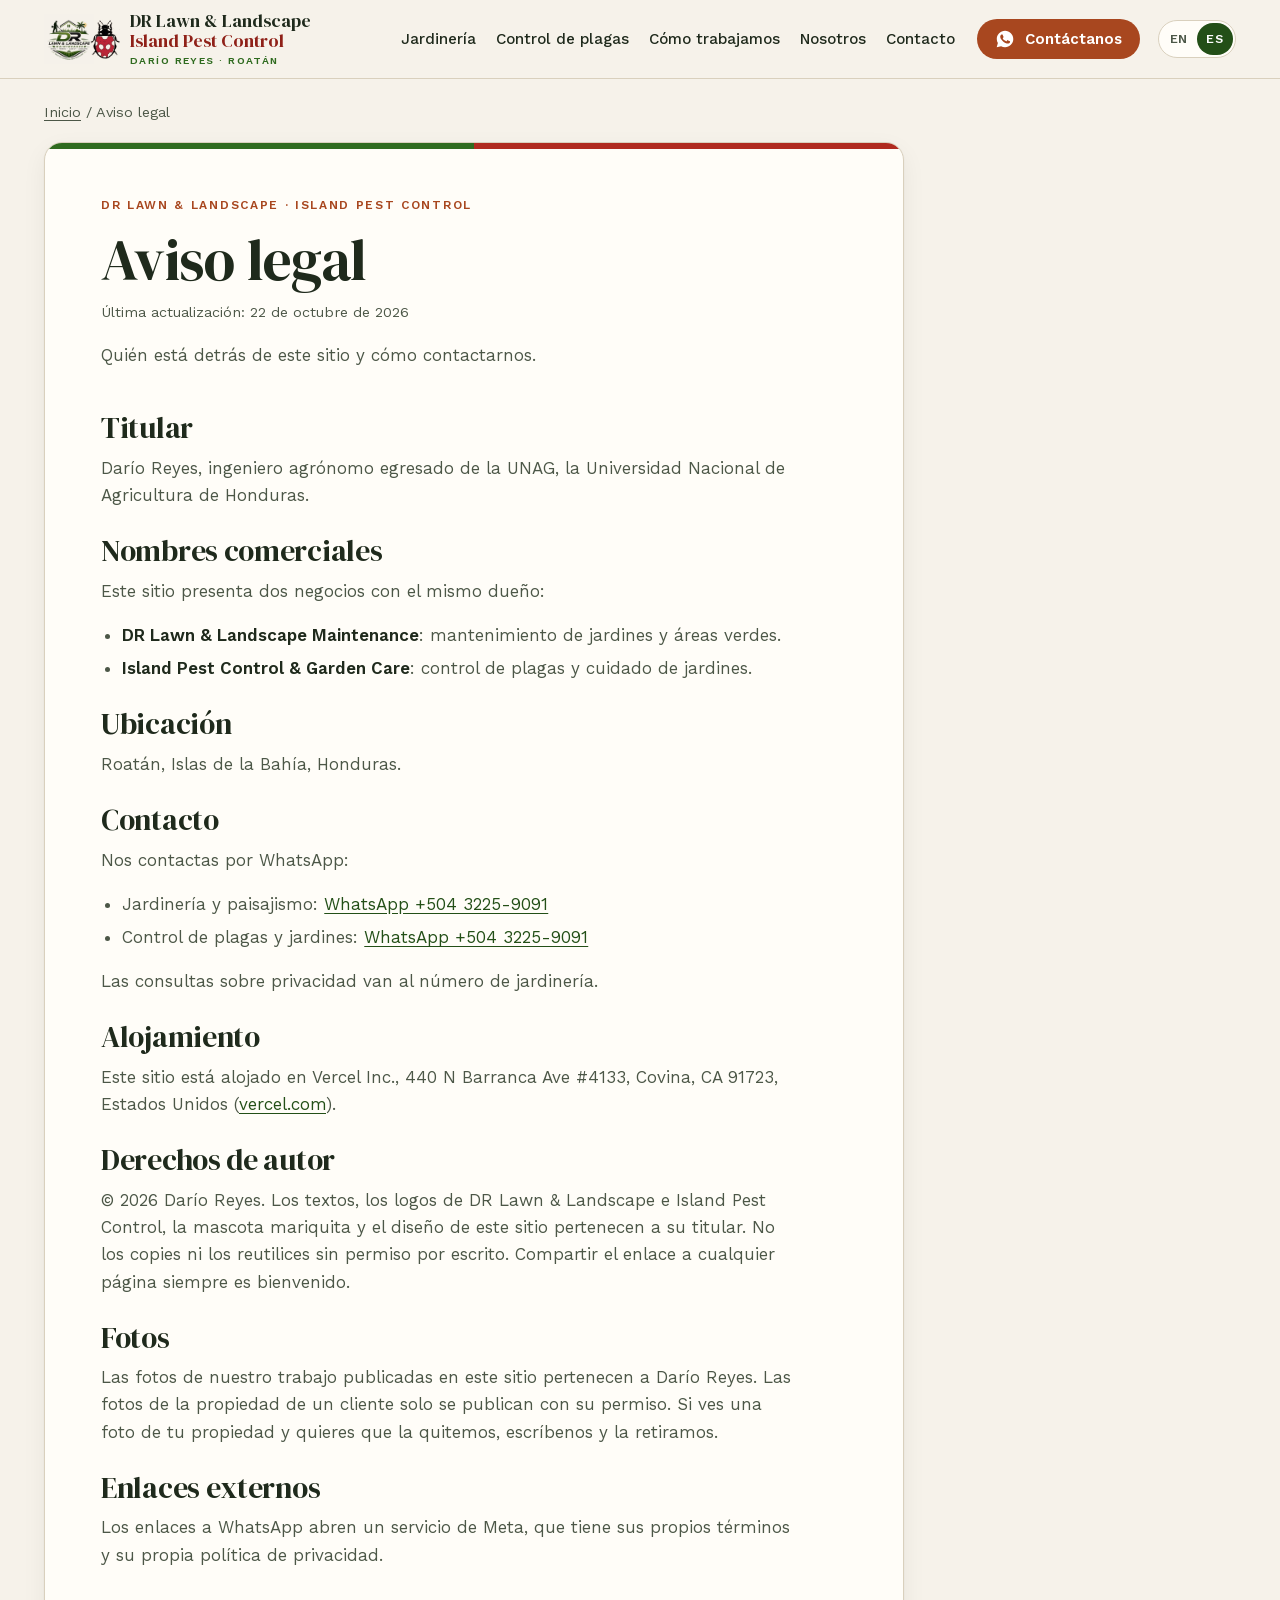
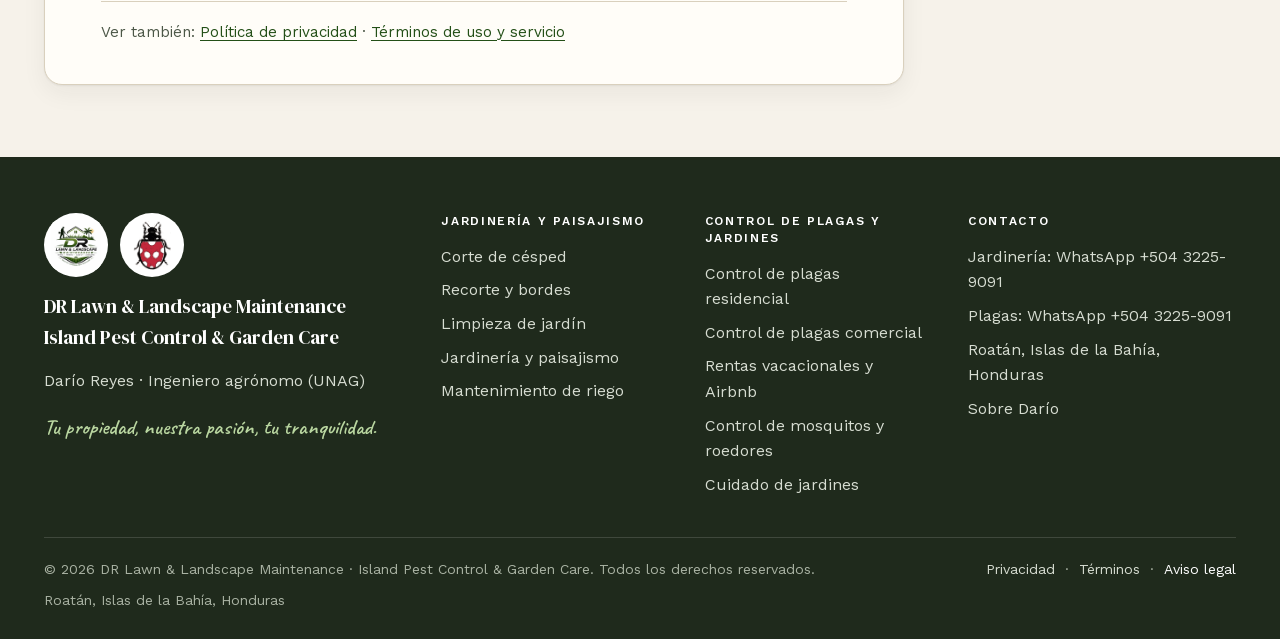
<file: es/aviso-legal/index.html>
<!doctype html>
<html lang="es">
<head>
<meta name="google-site-verification" content="eLAcWBgbawYHVKgjj6qBlJbpfG8y035cS7dbeWm6K3U" />
<meta charset="utf-8">
<meta name="viewport" content="width=device-width, initial-scale=1">
<title>Aviso legal | DR Lawn &amp; Landscape · Island Pest Control</title>
<meta name="description" content="Quién está detrás de este sitio: Darío Reyes, ingeniero agrónomo, dueño de DR Lawn &amp; Landscape Maintenance e Island Pest Control &amp; Garden Care en Roatán, Honduras.">
<link rel="canonical" href="https://dario-roatan.vercel.app/es/aviso-legal/">
<link rel="alternate" hreflang="en" href="https://dario-roatan.vercel.app/legal/">
<link rel="alternate" hreflang="es" href="https://dario-roatan.vercel.app/es/aviso-legal/">
<link rel="alternate" hreflang="x-default" href="https://dario-roatan.vercel.app/legal/">
<meta name="theme-color" content="#234f17">
<meta property="og:type" content="website">
<meta property="og:site_name" content="DR Lawn &amp; Landscape · Island Pest Control">
<meta property="og:title" content="Aviso legal | DR Lawn &amp; Landscape · Island Pest Control">
<meta property="og:description" content="Quién está detrás de este sitio: Darío Reyes, ingeniero agrónomo, dueño de DR Lawn &amp; Landscape Maintenance e Island Pest Control &amp; Garden Care en Roatán, Honduras.">
<meta property="og:url" content="https://dario-roatan.vercel.app/es/aviso-legal/">
<meta property="og:image" content="https://dario-roatan.vercel.app/assets/og-image.jpg">
<meta property="og:image:type" content="image/jpeg">
<meta property="og:image:width" content="1200">
<meta property="og:image:height" content="630">
<meta property="og:image:alt" content="Logos de DR Lawn &amp; Landscape Maintenance e Island Pest Control &amp; Garden Care. Darío Reyes, Roatán.">
<meta property="og:locale" content="es_HN">
<meta property="og:locale:alternate" content="en_US">
<meta name="twitter:card" content="summary_large_image">
<meta name="twitter:title" content="Aviso legal | DR Lawn &amp; Landscape · Island Pest Control">
<meta name="twitter:description" content="Quién está detrás de este sitio: Darío Reyes, ingeniero agrónomo, dueño de DR Lawn &amp; Landscape Maintenance e Island Pest Control &amp; Garden Care en Roatán, Honduras.">
<meta name="twitter:image" content="https://dario-roatan.vercel.app/assets/og-image.jpg">
<meta name="twitter:image:alt" content="Logos de DR Lawn &amp; Landscape Maintenance e Island Pest Control &amp; Garden Care. Darío Reyes, Roatán.">
<link rel="icon" href="../../assets/favicon.svg" type="image/svg+xml">
<link rel="icon" href="../../assets/favicon-32.png" type="image/png" sizes="32x32">
<link rel="apple-touch-icon" href="../../assets/apple-touch-icon.png">
<link rel="preload" href="../../assets/fonts/dm-serif-display-400.woff2" as="font" type="font/woff2" crossorigin>
<link rel="preload" href="../../assets/fonts/work-sans-var.woff2" as="font" type="font/woff2" crossorigin>
<link rel="stylesheet" href="../../assets/styles.css?v=20261022b">
<script type="application/ld+json">
{
 "@context": "https://schema.org",
 "@graph": [
  {
   "@type": "Person",
   "@id": "https://dario-roatan.vercel.app/#dario",
   "name": "Darío Reyes",
   "jobTitle": "Ingeniero agrónomo",
   "alumniOf": {
    "@type": "CollegeOrUniversity",
    "name": "Universidad Nacional de Agricultura (UNAG)"
   }
  },
  {
   "@type": "LocalBusiness",
   "@id": "https://dario-roatan.vercel.app/#lawn",
   "name": "DR Lawn & Landscape Maintenance",
   "slogan": "Beautiful Outdoors, Well Maintained",
   "url": "https://dario-roatan.vercel.app/es/jardineria/",
   "telephone": "+50432259091",
   "logo": "https://dario-roatan.vercel.app/assets/logo-dr-lawn.jpg",
   "image": "https://dario-roatan.vercel.app/assets/og-lawn-en.jpg",
   "address": {
    "@type": "PostalAddress",
    "addressLocality": "Roatán",
    "addressRegion": "Islas de la Bahía",
    "addressCountry": "HN"
   },
   "areaServed": "Roatán, Bay Islands, Honduras",
   "founder": {
    "@id": "https://dario-roatan.vercel.app/#dario"
   },
   "knowsLanguage": [
    "en",
    "es"
   ]
  },
  {
   "@type": "LocalBusiness",
   "@id": "https://dario-roatan.vercel.app/#pest",
   "name": "Island Pest Control & Garden Care",
   "slogan": "Your peace of mind is our mission",
   "url": "https://dario-roatan.vercel.app/es/plagas/",
   "telephone": "+50432259091",
   "logo": "https://dario-roatan.vercel.app/assets/ipc-wordmark.png",
   "image": "https://dario-roatan.vercel.app/assets/og-pest-en.jpg",
   "address": {
    "@type": "PostalAddress",
    "addressLocality": "Roatán",
    "addressRegion": "Islas de la Bahía",
    "addressCountry": "HN"
   },
   "areaServed": "Roatán, Bay Islands, Honduras",
   "founder": {
    "@id": "https://dario-roatan.vercel.app/#dario"
   },
   "knowsLanguage": [
    "en",
    "es"
   ]
  },
  {
   "@type": "WebPage",
   "@id": "https://dario-roatan.vercel.app/es/aviso-legal/",
   "url": "https://dario-roatan.vercel.app/es/aviso-legal/",
   "name": "Aviso legal | DR Lawn & Landscape · Island Pest Control",
   "inLanguage": "es",
   "dateModified": "2026-10-22",
   "about": [
    {
     "@id": "https://dario-roatan.vercel.app/#lawn"
    },
    {
     "@id": "https://dario-roatan.vercel.app/#pest"
    }
   ]
  }
 ]
}
</script>
<script>document.documentElement.classList.add("js")</script>
</head>
<body>
<svg width="0" height="0" style="position:absolute" aria-hidden="true" focusable="false"><symbol id="i-mower" viewBox="0 0 24 24"><path d="M3 17h12l2-6H6z"/><circle cx="6" cy="18" r="2"/><circle cx="15" cy="18" r="2"/><path d="M17 11l3-7h2"/></symbol><symbol id="i-scissors" viewBox="0 0 24 24"><circle cx="6" cy="6" r="3"/><circle cx="6" cy="18" r="3"/><path d="M8.1 8.1L20 20M8.1 15.9L20 4"/></symbol><symbol id="i-rake" viewBox="0 0 24 24"><path d="M12 2v12"/><path d="M5 14h14"/><path d="M5 14v6M8.5 14v5M12 14v6M15.5 14v5M19 14v6"/></symbol><symbol id="i-sprout" viewBox="0 0 24 24"><path d="M12 21v-9"/><path d="M12 12c0-4 3-7 8-7 0 4-3 7-8 7z"/><path d="M12 14c0-3-2.5-5.5-7-5.5 0 3 2.5 5.5 7 5.5z"/></symbol><symbol id="i-leaf" viewBox="0 0 24 24"><path d="M5 19c0-8 5-14 15-15-1 10-7 15-15 15z"/><path d="M5 19l8-8"/></symbol><symbol id="i-design" viewBox="0 0 24 24"><path d="M3 21h18"/><path d="M5 21V10l7-5 7 5v11"/><path d="M9 21v-5h6v5"/><path d="M12 5V2"/></symbol><symbol id="i-drop" viewBox="0 0 24 24"><path d="M12 3s6 6.5 6 11a6 6 0 0 1-12 0c0-4.5 6-11 6-11z"/><path d="M9.5 15a2.5 2.5 0 0 0 2.5 2.5"/></symbol><symbol id="i-plus" viewBox="0 0 24 24"><circle cx="12" cy="12" r="9"/><path d="M12 8v8M8 12h8"/></symbol><symbol id="i-home" viewBox="0 0 24 24"><path d="M3 11l9-7 9 7"/><path d="M5 10v10h14V10"/><path d="M10 20v-6h4v6"/></symbol><symbol id="i-key" viewBox="0 0 24 24"><circle cx="8" cy="15" r="4"/><path d="M11 12l9-9M16 7l3 3M14 9l2 2"/></symbol><symbol id="i-building" viewBox="0 0 24 24"><path d="M4 21V5l8-2v18"/><path d="M12 8h8v13"/><path d="M3 21h18"/><path d="M7 8h2M7 12h2M7 16h2M15 12h2M15 16h2"/></symbol><symbol id="i-shield" viewBox="0 0 24 24"><path d="M12 3l8 3v6c0 5-3.5 8-8 9-4.5-1-8-4-8-9V6z"/><path d="M8.5 12l2.5 2.5 4.5-5"/></symbol><symbol id="i-pin" viewBox="0 0 24 24"><path d="M12 21s-7-6.2-7-12a7 7 0 0 1 14 0c0 5.8-7 12-7 12z"/><circle cx="12" cy="9" r="2.5"/></symbol><symbol id="i-award" viewBox="0 0 24 24"><circle cx="12" cy="9" r="6"/><path d="M9.5 9l2 2 3.5-3.5"/><path d="M8.5 14L7 22l5-3 5 3-1.5-8"/></symbol><symbol id="i-calendar" viewBox="0 0 24 24"><rect x="3" y="5" width="18" height="16" rx="2"/><path d="M3 10h18M8 3v4M16 3v4"/><path d="M8 14h2M12 14h2M16 14h0M8 17h2M12 17h2"/></symbol><symbol id="i-phone" viewBox="0 0 24 24"><path d="M5 4h4l2 5-2.5 1.5a11 11 0 0 0 5 5L15 13l5 2v4a2 2 0 0 1-2 2A16 16 0 0 1 3 6a2 2 0 0 1 2-2z"/></symbol><symbol id="i-quote" viewBox="0 0 24 24"><path d="M7 7h4v4c0 3-1.5 5-4 6M15 7h4v4c0 3-1.5 5-4 6"/></symbol><symbol id="i-menu" viewBox="0 0 24 24"><path d="M4 7h16M4 12h16M4 17h16"/></symbol><symbol id="i-arrow" viewBox="0 0 24 24"><path d="M5 12h14M13 6l6 6-6 6"/></symbol><symbol id="i-wa" viewBox="0 0 24 24"><path d="M12.04 2C6.58 2 2.13 6.45 2.13 11.91c0 1.75.46 3.45 1.32 4.95L2.05 22l5.25-1.38c1.45.79 3.08 1.21 4.74 1.21 5.46 0 9.91-4.45 9.91-9.91C21.95 6.45 17.5 2 12.04 2zm5.79 14.11c-.24.68-1.42 1.3-1.95 1.35-.5.05-1.13.07-1.82-.11-.42-.13-.96-.31-1.65-.61-2.9-1.25-4.8-4.17-4.94-4.36-.14-.19-1.18-1.57-1.18-3s.75-2.13 1.02-2.42c.27-.29.58-.36.78-.36h.56c.18 0 .42-.07.66.5.24.58.82 2 .89 2.15.07.15.12.32.02.51-.1.19-.15.31-.29.48-.14.17-.3.38-.43.51-.14.14-.29.3-.13.58.17.29.75 1.23 1.6 1.99 1.1.98 2.03 1.28 2.32 1.43.29.14.46.12.63-.07.17-.19.72-.84.92-1.13.19-.29.39-.24.65-.14.27.1 1.69.8 1.98.94.29.14.48.22.55.34.07.12.07.7-.17 1.38z"/></symbol>
<symbol id="i-bug" viewBox="0 0 24 24"><path d="M12 7c-3.9 0-7 3-7 7s3.1 7 7 7 7-3 7-7-3.1-7-7-7z"/><path d="M12 7v14"/><path d="M9.5 7.5L7.5 4M14.5 7.5l2-3.5"/><circle cx="8.5" cy="13" r="1"/><circle cx="15.5" cy="13" r="1"/><circle cx="9" cy="17" r="1"/><circle cx="15" cy="17" r="1"/></symbol><symbol id="i-spray" viewBox="0 0 24 24"><rect x="8" y="10" width="8" height="11" rx="2"/><path d="M10 10V7h4v3M14 7h2.5l2-2M17.5 3.5l1 1M19.5 6.5l1 .5M19 9l1 1"/></symbol><symbol id="i-wing" viewBox="0 0 24 24"><path d="M12 10v10"/><path d="M12 10C9 4 4 4 3 7s4 5 9 3zM12 10c3-6 8-6 9-3s-4 5-9 3z"/><path d="M10 20l2-2 2 2"/></symbol><symbol id="i-camera" viewBox="0 0 24 24"><path d="M4 8h3l2-3h6l2 3h3v11H4z"/><circle cx="12" cy="13" r="3.5"/></symbol></svg>
<a class="skip" href="#main">Saltar al contenido</a>
<header class="site-header">
  <div class="wrap nav" id="nav">
    <a class="brand" href="../../es/" aria-label="DR Lawn &amp; Landscape · Island Pest Control, inicio">
      <span class="brand-marks"><img class="m-dr" src="../../assets/logo-dr-lawn.jpg" width="50" height="50" alt=""><img class="m-ipc" src="../../assets/ipc-mark.png" width="30" height="39" alt=""></span>
      <span class="brand-name" aria-hidden="true"><span class="l1">DR Lawn &amp; Landscape</span><span class="sep">·</span><span class="l2">Island Pest Control</span><small>Darío Reyes · Roatán</small></span>
    </a>
    <div class="lang" role="group" aria-label="Idioma"><a href="../../legal/" lang="en" hreflang="en" aria-label="English">EN</a><span aria-current="true" lang="es">ES</span></div>
    <button class="nav-toggle" type="button" aria-expanded="false" aria-controls="nav-menu" aria-label="Menú"><svg class="icon" aria-hidden="true" focusable="false"><use href="#i-menu"/></svg></button>
    <nav class="nav-menu" id="nav-menu" aria-label="Menú">
      <ul class="nav-links"><li><a href="../../es/jardineria/">Jardinería</a></li><li><a href="../../es/plagas/">Control de plagas</a></li><li><a href="../../es/#how">Cómo trabajamos</a></li><li><a href="../../es/#about">Nosotros</a></li><li><a href="../../es/#contact">Contacto</a></li></ul>
      <a class="btn btn-terra btn-sm" href="../../es/#contact"><svg class="icon icon-fill" aria-hidden="true" focusable="false"><use href="#i-wa"/></svg>Contáctanos</a>
    </nav>
  </div>
</header>
<main id="main" class="legal">
  <div class="wrap crumbs"><a href="../../es/">Inicio</a> / Aviso legal</div>
  <div class="wrap">
    <article class="legal-card" aria-labelledby="hero-title">
      <p class="kicker">DR Lawn &amp; Landscape · Island Pest Control</p>
      <h1 id="hero-title">Aviso legal</h1>
      <p class="legal-updated"><time datetime="2026-10-22">Última actualización: 22 de octubre de 2026</time></p>
      <p class="lead">Quién está detrás de este sitio y cómo contactarnos.</p>
      <div class="legal-body"><section aria-labelledby="s1"><h2 id="s1">Titular</h2><p>Darío Reyes, ingeniero agrónomo egresado de la UNAG, la Universidad Nacional de Agricultura de Honduras.</p></section><section aria-labelledby="s2"><h2 id="s2">Nombres comerciales</h2><p>Este sitio presenta dos negocios con el mismo dueño:</p><ul><li><strong>DR Lawn &amp; Landscape Maintenance</strong>: mantenimiento de jardines y áreas verdes.</li><li><strong>Island Pest Control &amp; Garden Care</strong>: control de plagas y cuidado de jardines.</li></ul></section><section aria-labelledby="s3"><h2 id="s3">Ubicación</h2><p>Roatán, Islas de la Bahía, Honduras.</p></section><section aria-labelledby="s4"><h2 id="s4">Contacto</h2><p>Nos contactas por WhatsApp:</p><ul><li>Jardinería y paisajismo: <a href="https://wa.me/50432259091" target="_blank" rel="noopener">WhatsApp +504 3225-9091</a></li><li>Control de plagas y jardines: <a href="https://wa.me/50432259091" target="_blank" rel="noopener">WhatsApp +504 3225-9091</a></li></ul><p>Las consultas sobre privacidad van al número de jardinería.</p></section><section aria-labelledby="s5"><h2 id="s5">Alojamiento</h2><p>Este sitio está alojado en Vercel Inc., 440 N Barranca Ave #4133, Covina, CA 91723, Estados Unidos (<a href="https://vercel.com" target="_blank" rel="noopener">vercel.com</a>).</p></section><section aria-labelledby="s6"><h2 id="s6">Derechos de autor</h2><p>© 2026 Darío Reyes. Los textos, los logos de DR Lawn &amp; Landscape e Island Pest Control, la mascota mariquita y el diseño de este sitio pertenecen a su titular. No los copies ni los reutilices sin permiso por escrito. Compartir el enlace a cualquier página siempre es bienvenido.</p></section><section aria-labelledby="s7"><h2 id="s7">Fotos</h2><p>Las fotos de nuestro trabajo publicadas en este sitio pertenecen a Darío Reyes. Las fotos de la propiedad de un cliente solo se publican con su permiso. Si ves una foto de tu propiedad y quieres que la quitemos, escríbenos y la retiramos.</p></section><section aria-labelledby="s8"><h2 id="s8">Enlaces externos</h2><p>Los enlaces a WhatsApp abren un servicio de Meta, que tiene sus propios términos y su propia política de privacidad.</p></section></div>
      <p class="legal-more">Ver también: <a href="../../es/privacidad/">Política de privacidad</a> · <a href="../../es/terminos/">Términos de uso y servicio</a></p>
    </article>
  </div>
</main>
<footer class="site-footer">
  <div class="wrap">
    <div class="footer-grid">
      <div>
        <div class="footer-brand">
          <span class="fm"><img src="../../assets/logo-dr-lawn.jpg" width="54" height="54" alt="" loading="lazy"></span>
          <span class="fm"><img src="../../assets/ipc-mark.png" width="40" height="52" alt="" loading="lazy"></span>
        </div>
        <p style="margin-top:14px"><strong style="font-family:var(--serif);font-weight:400;font-size:1.2rem;color:#fff">DR Lawn &amp; Landscape Maintenance<br>Island Pest Control &amp; Garden Care</strong></p>
        <p>Darío Reyes · Ingeniero agrónomo (UNAG)</p>
        <span class="footer-tag">Tu propiedad, nuestra pasión, tu tranquilidad.</span>
      </div>
      <nav aria-labelledby="f-lawn-es"><h2 id="f-lawn-es">Jardinería y paisajismo</h2><ul>
        <li><a href="../../es/jardineria/">Corte de césped</a></li>
        <li><a href="../../es/jardineria/">Recorte y bordes</a></li>
        <li><a href="../../es/jardineria/">Limpieza de jardín</a></li>
        <li><a href="../../es/jardineria/">Jardinería y paisajismo</a></li>
        <li><a href="../../es/jardineria/">Mantenimiento de riego</a></li></ul></nav>
      <nav aria-labelledby="f-pest-es"><h2 id="f-pest-es">Control de plagas y jardines</h2><ul>
        <li><a href="../../es/plagas/">Control de plagas residencial</a></li>
        <li><a href="../../es/plagas/">Control de plagas comercial</a></li>
        <li><a href="../../es/plagas/">Rentas vacacionales y Airbnb</a></li>
        <li><a href="../../es/plagas/">Control de mosquitos y roedores</a></li>
        <li><a href="../../es/plagas/">Cuidado de jardines</a></li></ul></nav>
      <div><h2>Contacto</h2>
        <ul>
          <li>Jardinería: <a href="https://wa.me/50432259091?text=Hola%20DR%20Lawn%20%26%20Landscape%2C%20me%20gustar%C3%ADa%20una%20cotizaci%C3%B3n%20gratis%20para%20mi%20propiedad." target="_blank" rel="noopener">WhatsApp +504 3225-9091</a></li>
          <li>Plagas: <a href="https://wa.me/50432259091?text=Hola%20Island%20Pest%20Control%2C%20quiero%20agendar%20una%20inspecci%C3%B3n." target="_blank" rel="noopener">WhatsApp +504 3225-9091</a></li>
          <li>Roatán, Islas de la Bahía, Honduras</li>
          <li><a href="../../es/#about">Sobre Darío</a></li>
        </ul>
      </div>
    </div>
    <div class="footer-bottom">
      <span>&copy; 2026 DR Lawn &amp; Landscape Maintenance · Island Pest Control &amp; Garden Care. Todos los derechos reservados.</span>
      <nav class="footer-legal" aria-label="Legal"><a href="../../es/privacidad/">Privacidad</a><span aria-hidden="true">·</span><a href="../../es/terminos/">Términos</a><span aria-hidden="true">·</span><a href="../../es/aviso-legal/" aria-current="page">Aviso legal</a></nav>
      <span>Roatán, Islas de la Bahía, Honduras</span>
    </div>
  </div>
</footer>

<div class="wa-bar">
  <a class="btn btn-wa" href="https://wa.me/50432259091?text=Hola%20DR%20Lawn%20%26%20Landscape%2C%20me%20gustar%C3%ADa%20una%20cotizaci%C3%B3n%20gratis%20para%20mi%20propiedad." target="_blank" rel="noopener"><svg class="icon icon-fill" aria-hidden="true" focusable="false"><use href="#i-wa"/></svg><span>Jardinería<small>+504 3225-9091</small></span></a>
  <a class="btn btn-red" href="https://wa.me/50432259091?text=Hola%20Island%20Pest%20Control%2C%20quiero%20agendar%20una%20inspecci%C3%B3n." target="_blank" rel="noopener"><svg class="icon icon-fill" aria-hidden="true" focusable="false"><use href="#i-wa"/></svg><span>Plagas<small>+504 3225-9091</small></span></a>
</div>

<script src="../../assets/site.js?v=20261022b" defer></script>
<!-- Cloudflare Web Analytics --><script type='module' src='https://static.cloudflareinsights.com/beacon.min.js' data-cf-beacon='{"token": "138e7115485747debf387de6c91d4e39"}'></script><!-- End Cloudflare Web Analytics -->
</body>
</html>
</file>
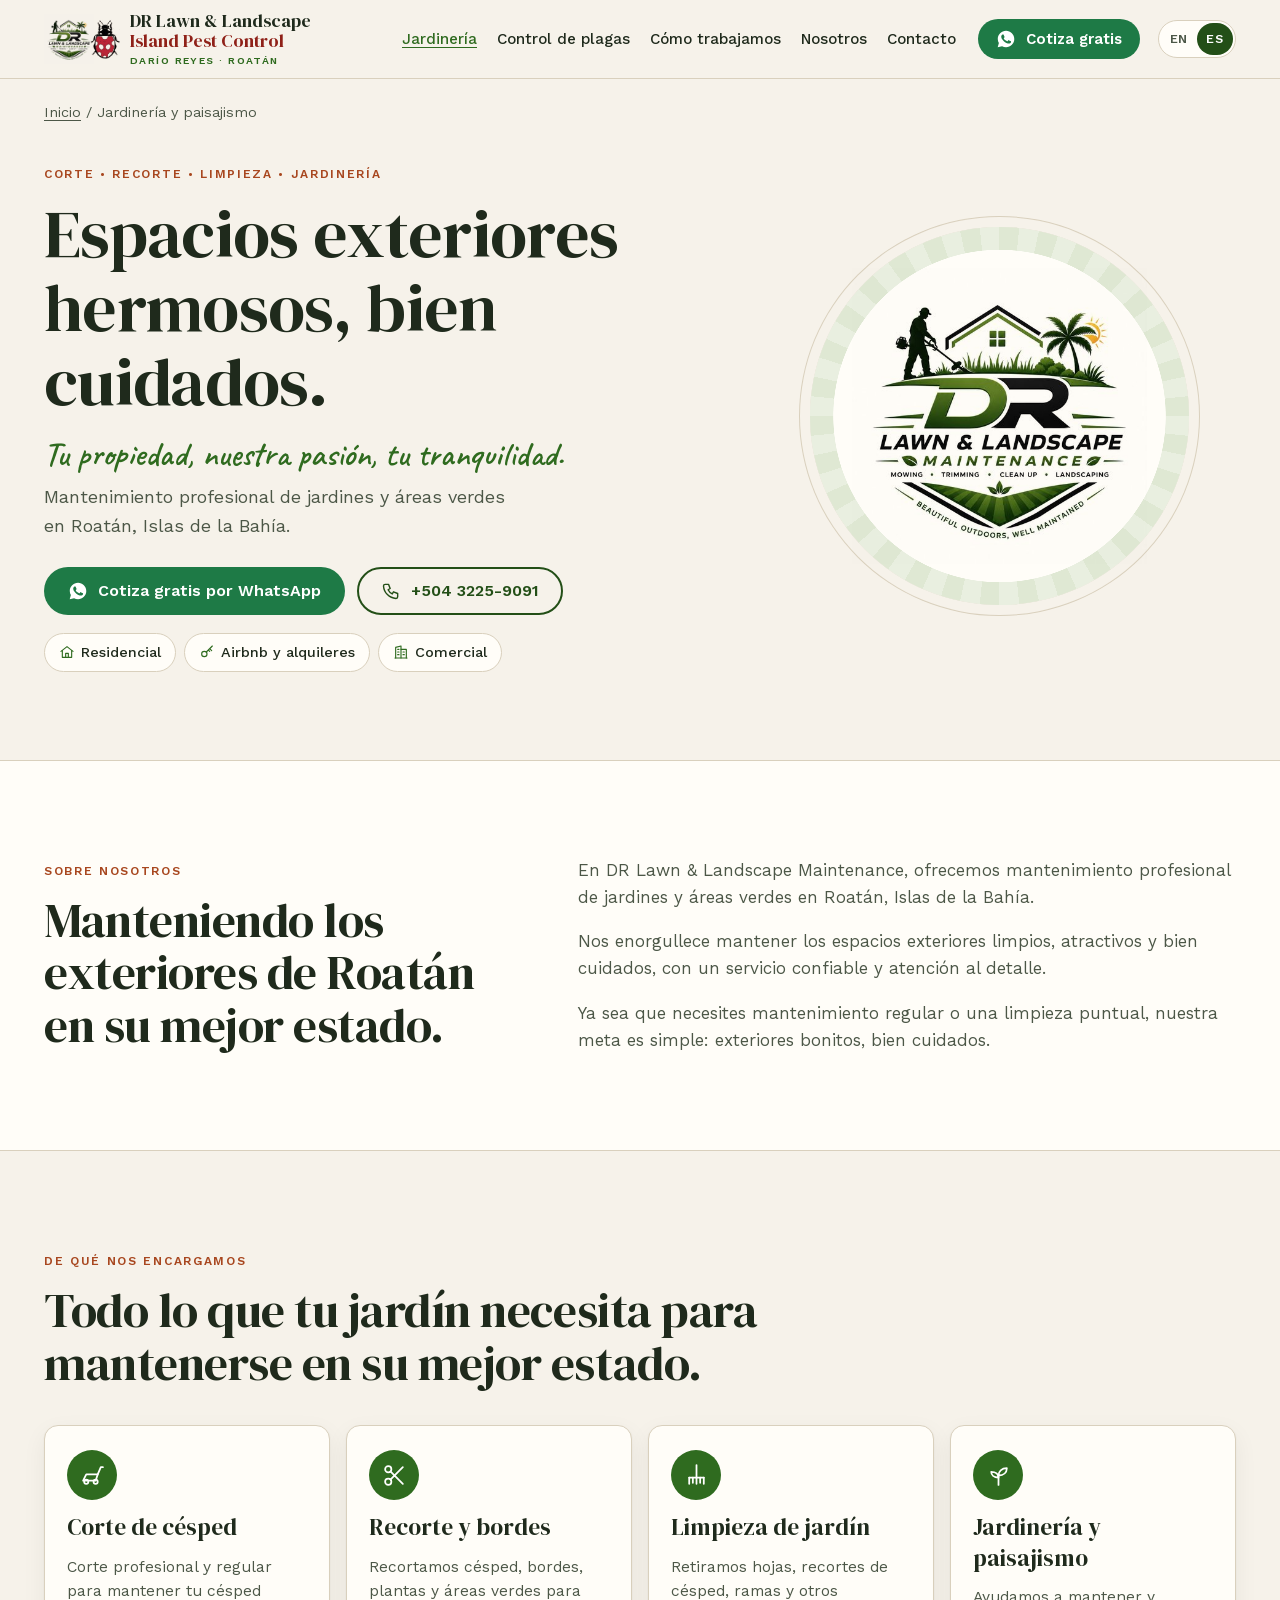
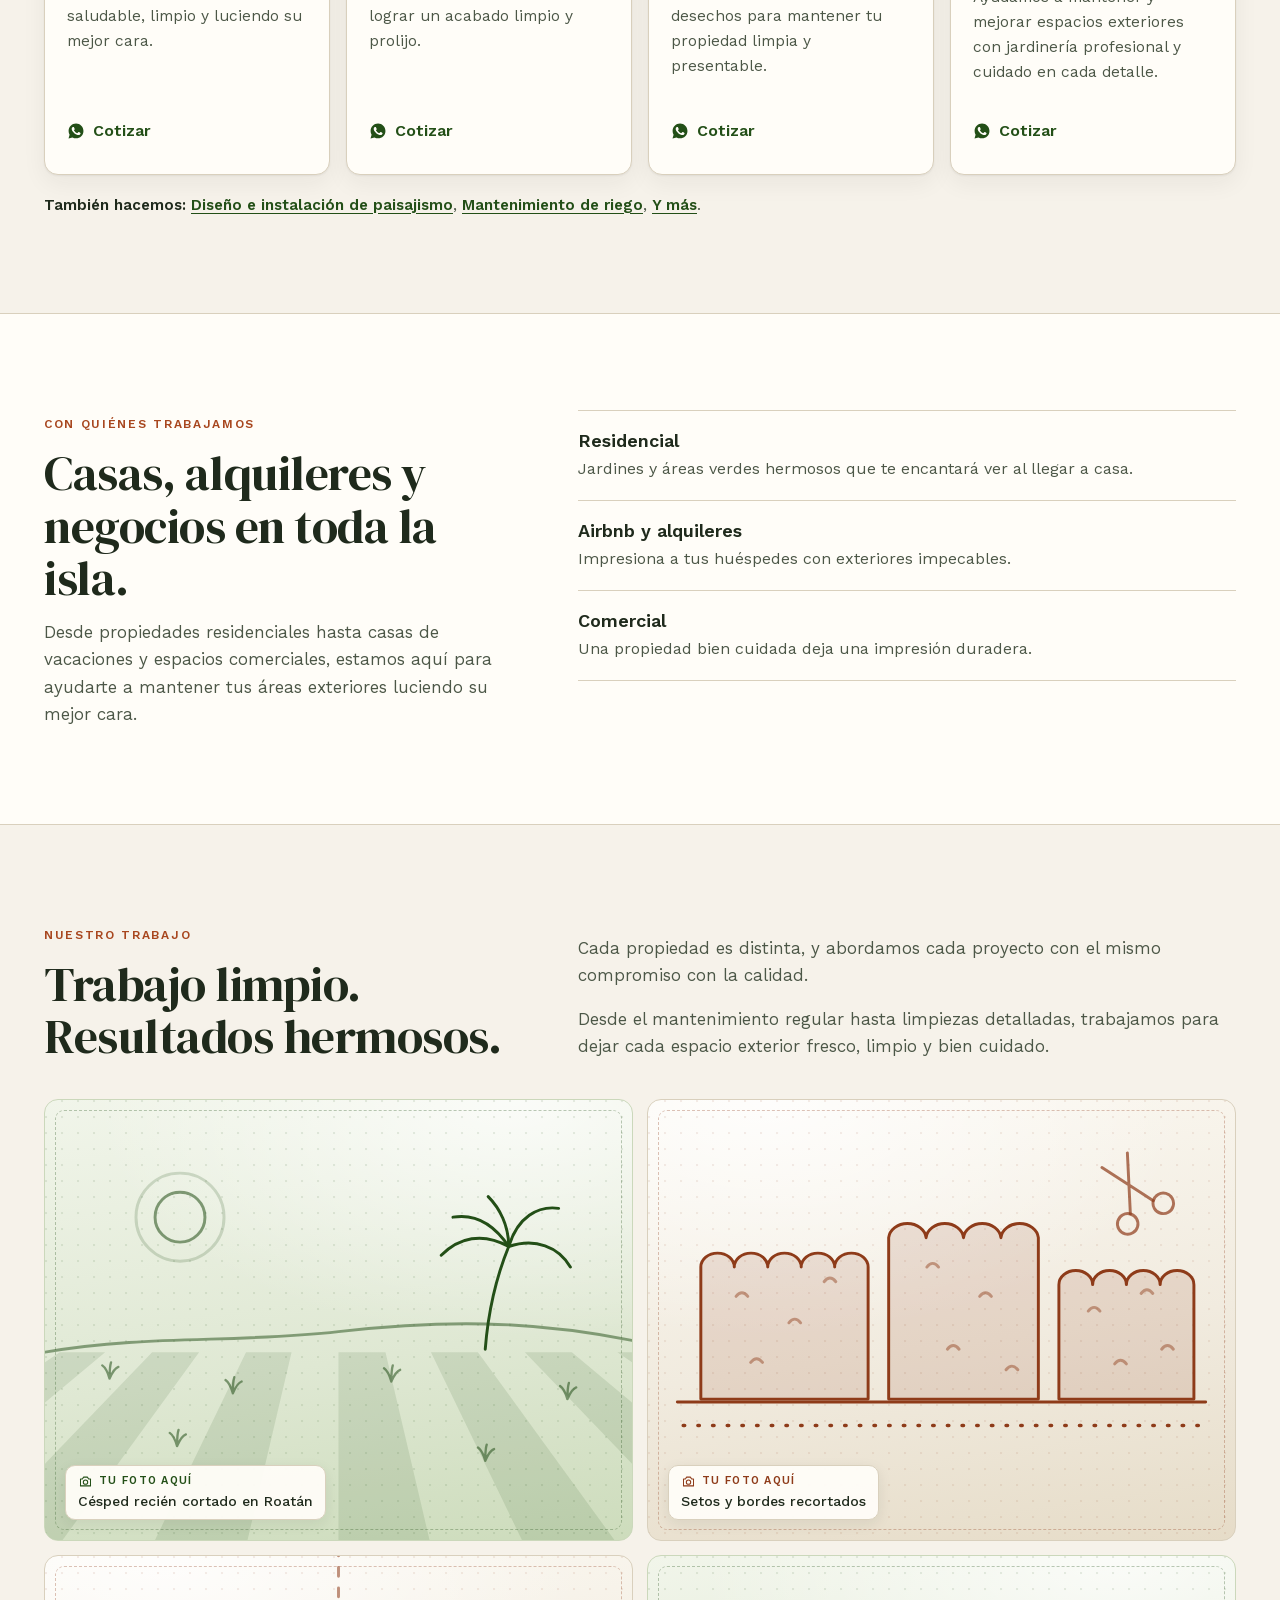
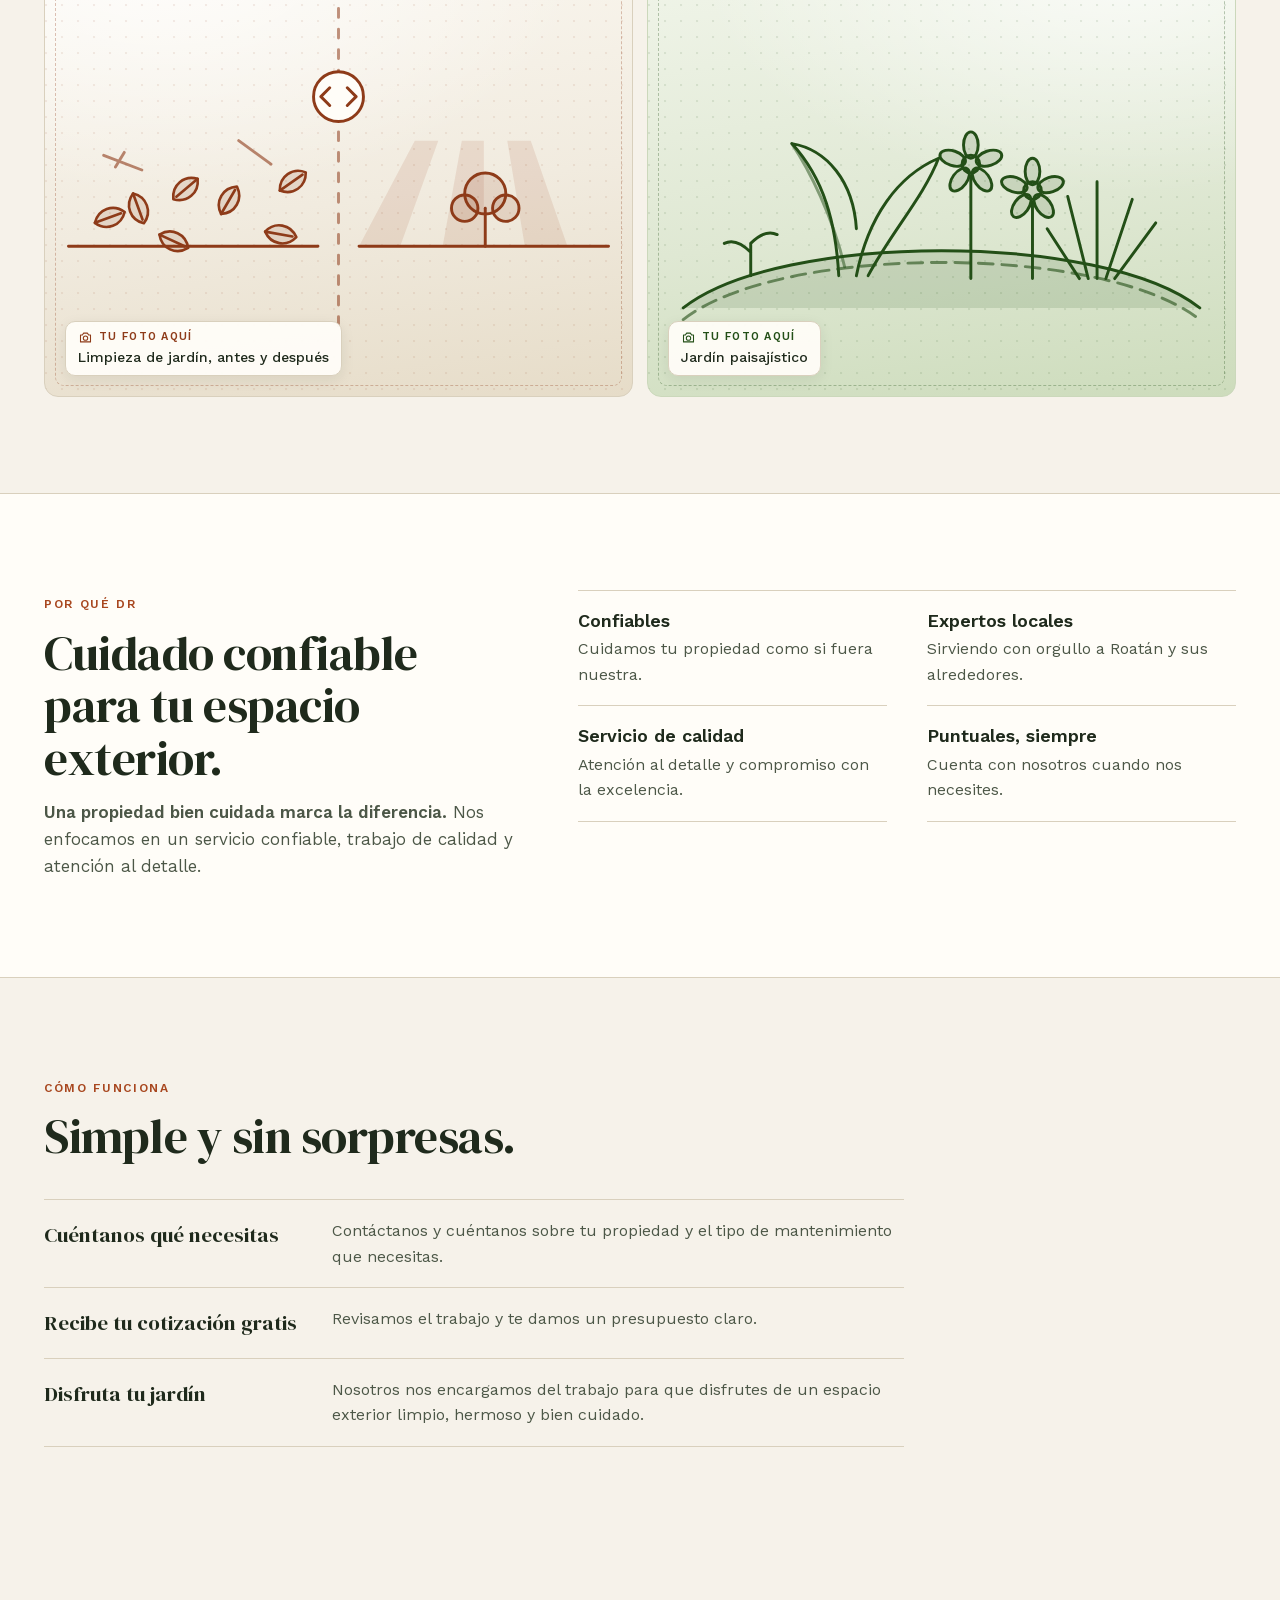
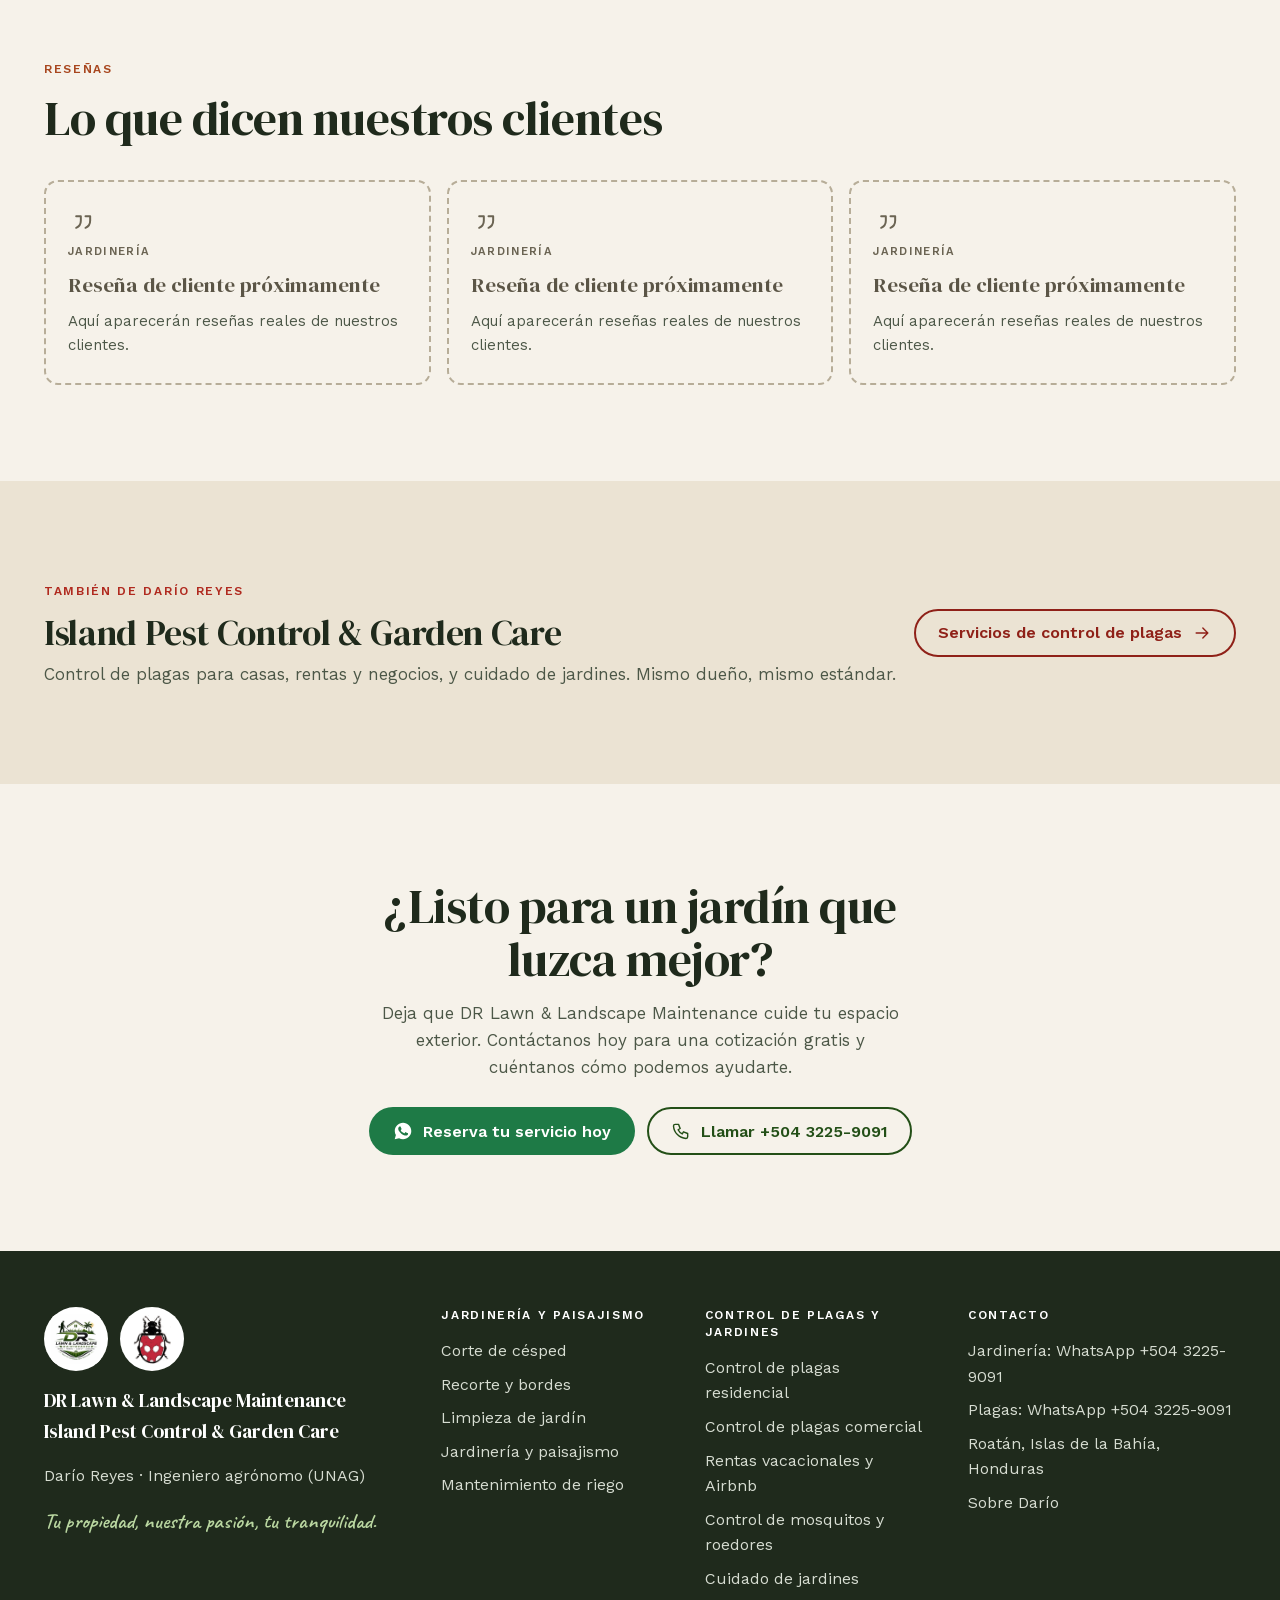
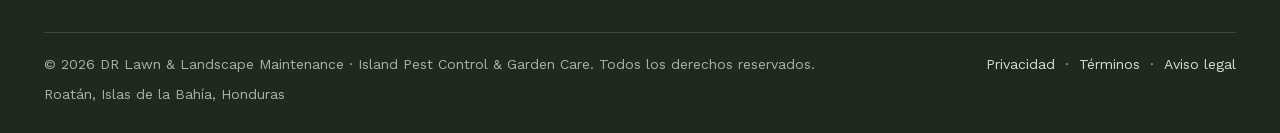
<file: es/jardineria/index.html>
<!doctype html>
<html lang="es">
<head>
<meta name="google-site-verification" content="eLAcWBgbawYHVKgjj6qBlJbpfG8y035cS7dbeWm6K3U" />
<meta charset="utf-8">
<meta name="viewport" content="width=device-width, initial-scale=1">
<title>Jardinería y paisajismo en Roatán | DR Lawn &amp; Landscape</title>
<meta name="description" content="Mantenimiento profesional de jardines y áreas verdes en Roatán, Islas de la Bahía, Honduras. Corte de césped, recorte, limpieza y paisajismo para casas, alquileres Airbnb y comercios. Cotización gratis por WhatsApp.">
<link rel="canonical" href="https://dario-roatan.vercel.app/es/jardineria/">
<link rel="alternate" hreflang="en" href="https://dario-roatan.vercel.app/lawn/">
<link rel="alternate" hreflang="es" href="https://dario-roatan.vercel.app/es/jardineria/">
<link rel="alternate" hreflang="x-default" href="https://dario-roatan.vercel.app/lawn/">
<meta name="theme-color" content="#234f17">
<meta property="og:type" content="website">
<meta property="og:site_name" content="DR Lawn &amp; Landscape · Island Pest Control">
<meta property="og:title" content="Jardinería y paisajismo en Roatán | DR Lawn &amp; Landscape">
<meta property="og:description" content="Mantenimiento profesional de jardines y áreas verdes en Roatán, Islas de la Bahía, Honduras. Corte de césped, recorte, limpieza y paisajismo para casas, alquileres Airbnb y comercios. Cotización gratis por WhatsApp.">
<meta property="og:url" content="https://dario-roatan.vercel.app/es/jardineria/">
<meta property="og:image" content="https://dario-roatan.vercel.app/assets/og-lawn-es.jpg">
<meta property="og:image:type" content="image/jpeg">
<meta property="og:image:width" content="1200">
<meta property="og:image:height" content="630">
<meta property="og:image:alt" content="Logo de DR Lawn &amp; Landscape Maintenance: jardinería y paisajismo en Roatán, cotización gratis por WhatsApp.">
<meta property="og:locale" content="es_HN">
<meta property="og:locale:alternate" content="en_US">
<meta name="twitter:card" content="summary_large_image">
<meta name="twitter:title" content="Jardinería y paisajismo en Roatán | DR Lawn &amp; Landscape">
<meta name="twitter:description" content="Mantenimiento profesional de jardines y áreas verdes en Roatán, Islas de la Bahía, Honduras. Corte de césped, recorte, limpieza y paisajismo para casas, alquileres Airbnb y comercios. Cotización gratis por WhatsApp.">
<meta name="twitter:image" content="https://dario-roatan.vercel.app/assets/og-lawn-es.jpg">
<meta name="twitter:image:alt" content="Logo de DR Lawn &amp; Landscape Maintenance: jardinería y paisajismo en Roatán, cotización gratis por WhatsApp.">
<link rel="icon" href="../../assets/favicon.svg" type="image/svg+xml">
<link rel="icon" href="../../assets/favicon-32.png" type="image/png" sizes="32x32">
<link rel="apple-touch-icon" href="../../assets/apple-touch-icon.png">
<link rel="preload" href="../../assets/fonts/dm-serif-display-400.woff2" as="font" type="font/woff2" crossorigin>
<link rel="preload" href="../../assets/fonts/work-sans-var.woff2" as="font" type="font/woff2" crossorigin>
<link rel="stylesheet" href="../../assets/styles.css?v=20261022b">
<script type="application/ld+json">
{
 "@context": "https://schema.org",
 "@graph": [
  {
   "@type": "Person",
   "@id": "https://dario-roatan.vercel.app/#dario",
   "name": "Darío Reyes",
   "jobTitle": "Ingeniero agrónomo",
   "alumniOf": {
    "@type": "CollegeOrUniversity",
    "name": "Universidad Nacional de Agricultura (UNAG)"
   }
  },
  {
   "@type": "LocalBusiness",
   "@id": "https://dario-roatan.vercel.app/#lawn",
   "name": "DR Lawn & Landscape Maintenance",
   "slogan": "Beautiful Outdoors, Well Maintained",
   "url": "https://dario-roatan.vercel.app/es/jardineria/",
   "telephone": "+50432259091",
   "logo": "https://dario-roatan.vercel.app/assets/logo-dr-lawn.jpg",
   "image": "https://dario-roatan.vercel.app/assets/og-lawn-en.jpg",
   "address": {
    "@type": "PostalAddress",
    "addressLocality": "Roatán",
    "addressRegion": "Islas de la Bahía",
    "addressCountry": "HN"
   },
   "areaServed": "Roatán, Bay Islands, Honduras",
   "founder": {
    "@id": "https://dario-roatan.vercel.app/#dario"
   },
   "knowsLanguage": [
    "en",
    "es"
   ]
  }
 ]
}
</script>
<script>document.documentElement.classList.add("js")</script>
</head>
<body>
<svg width="0" height="0" style="position:absolute" aria-hidden="true" focusable="false"><symbol id="i-mower" viewBox="0 0 24 24"><path d="M3 17h12l2-6H6z"/><circle cx="6" cy="18" r="2"/><circle cx="15" cy="18" r="2"/><path d="M17 11l3-7h2"/></symbol><symbol id="i-scissors" viewBox="0 0 24 24"><circle cx="6" cy="6" r="3"/><circle cx="6" cy="18" r="3"/><path d="M8.1 8.1L20 20M8.1 15.9L20 4"/></symbol><symbol id="i-rake" viewBox="0 0 24 24"><path d="M12 2v12"/><path d="M5 14h14"/><path d="M5 14v6M8.5 14v5M12 14v6M15.5 14v5M19 14v6"/></symbol><symbol id="i-sprout" viewBox="0 0 24 24"><path d="M12 21v-9"/><path d="M12 12c0-4 3-7 8-7 0 4-3 7-8 7z"/><path d="M12 14c0-3-2.5-5.5-7-5.5 0 3 2.5 5.5 7 5.5z"/></symbol><symbol id="i-leaf" viewBox="0 0 24 24"><path d="M5 19c0-8 5-14 15-15-1 10-7 15-15 15z"/><path d="M5 19l8-8"/></symbol><symbol id="i-design" viewBox="0 0 24 24"><path d="M3 21h18"/><path d="M5 21V10l7-5 7 5v11"/><path d="M9 21v-5h6v5"/><path d="M12 5V2"/></symbol><symbol id="i-drop" viewBox="0 0 24 24"><path d="M12 3s6 6.5 6 11a6 6 0 0 1-12 0c0-4.5 6-11 6-11z"/><path d="M9.5 15a2.5 2.5 0 0 0 2.5 2.5"/></symbol><symbol id="i-plus" viewBox="0 0 24 24"><circle cx="12" cy="12" r="9"/><path d="M12 8v8M8 12h8"/></symbol><symbol id="i-home" viewBox="0 0 24 24"><path d="M3 11l9-7 9 7"/><path d="M5 10v10h14V10"/><path d="M10 20v-6h4v6"/></symbol><symbol id="i-key" viewBox="0 0 24 24"><circle cx="8" cy="15" r="4"/><path d="M11 12l9-9M16 7l3 3M14 9l2 2"/></symbol><symbol id="i-building" viewBox="0 0 24 24"><path d="M4 21V5l8-2v18"/><path d="M12 8h8v13"/><path d="M3 21h18"/><path d="M7 8h2M7 12h2M7 16h2M15 12h2M15 16h2"/></symbol><symbol id="i-shield" viewBox="0 0 24 24"><path d="M12 3l8 3v6c0 5-3.5 8-8 9-4.5-1-8-4-8-9V6z"/><path d="M8.5 12l2.5 2.5 4.5-5"/></symbol><symbol id="i-pin" viewBox="0 0 24 24"><path d="M12 21s-7-6.2-7-12a7 7 0 0 1 14 0c0 5.8-7 12-7 12z"/><circle cx="12" cy="9" r="2.5"/></symbol><symbol id="i-award" viewBox="0 0 24 24"><circle cx="12" cy="9" r="6"/><path d="M9.5 9l2 2 3.5-3.5"/><path d="M8.5 14L7 22l5-3 5 3-1.5-8"/></symbol><symbol id="i-calendar" viewBox="0 0 24 24"><rect x="3" y="5" width="18" height="16" rx="2"/><path d="M3 10h18M8 3v4M16 3v4"/><path d="M8 14h2M12 14h2M16 14h0M8 17h2M12 17h2"/></symbol><symbol id="i-phone" viewBox="0 0 24 24"><path d="M5 4h4l2 5-2.5 1.5a11 11 0 0 0 5 5L15 13l5 2v4a2 2 0 0 1-2 2A16 16 0 0 1 3 6a2 2 0 0 1 2-2z"/></symbol><symbol id="i-quote" viewBox="0 0 24 24"><path d="M7 7h4v4c0 3-1.5 5-4 6M15 7h4v4c0 3-1.5 5-4 6"/></symbol><symbol id="i-menu" viewBox="0 0 24 24"><path d="M4 7h16M4 12h16M4 17h16"/></symbol><symbol id="i-arrow" viewBox="0 0 24 24"><path d="M5 12h14M13 6l6 6-6 6"/></symbol><symbol id="i-wa" viewBox="0 0 24 24"><path d="M12.04 2C6.58 2 2.13 6.45 2.13 11.91c0 1.75.46 3.45 1.32 4.95L2.05 22l5.25-1.38c1.45.79 3.08 1.21 4.74 1.21 5.46 0 9.91-4.45 9.91-9.91C21.95 6.45 17.5 2 12.04 2zm5.79 14.11c-.24.68-1.42 1.3-1.95 1.35-.5.05-1.13.07-1.82-.11-.42-.13-.96-.31-1.65-.61-2.9-1.25-4.8-4.17-4.94-4.36-.14-.19-1.18-1.57-1.18-3s.75-2.13 1.02-2.42c.27-.29.58-.36.78-.36h.56c.18 0 .42-.07.66.5.24.58.82 2 .89 2.15.07.15.12.32.02.51-.1.19-.15.31-.29.48-.14.17-.3.38-.43.51-.14.14-.29.3-.13.58.17.29.75 1.23 1.6 1.99 1.1.98 2.03 1.28 2.32 1.43.29.14.46.12.63-.07.17-.19.72-.84.92-1.13.19-.29.39-.24.65-.14.27.1 1.69.8 1.98.94.29.14.48.22.55.34.07.12.07.7-.17 1.38z"/></symbol>
<symbol id="i-bug" viewBox="0 0 24 24"><path d="M12 7c-3.9 0-7 3-7 7s3.1 7 7 7 7-3 7-7-3.1-7-7-7z"/><path d="M12 7v14"/><path d="M9.5 7.5L7.5 4M14.5 7.5l2-3.5"/><circle cx="8.5" cy="13" r="1"/><circle cx="15.5" cy="13" r="1"/><circle cx="9" cy="17" r="1"/><circle cx="15" cy="17" r="1"/></symbol><symbol id="i-spray" viewBox="0 0 24 24"><rect x="8" y="10" width="8" height="11" rx="2"/><path d="M10 10V7h4v3M14 7h2.5l2-2M17.5 3.5l1 1M19.5 6.5l1 .5M19 9l1 1"/></symbol><symbol id="i-wing" viewBox="0 0 24 24"><path d="M12 10v10"/><path d="M12 10C9 4 4 4 3 7s4 5 9 3zM12 10c3-6 8-6 9-3s-4 5-9 3z"/><path d="M10 20l2-2 2 2"/></symbol><symbol id="i-camera" viewBox="0 0 24 24"><path d="M4 8h3l2-3h6l2 3h3v11H4z"/><circle cx="12" cy="13" r="3.5"/></symbol></svg>
<a class="skip" href="#main">Saltar al contenido</a>
<header class="site-header">
  <div class="wrap nav" id="nav">
    <a class="brand" href="../../es/" aria-label="DR Lawn &amp; Landscape · Island Pest Control, inicio">
      <span class="brand-marks"><img class="m-dr" src="../../assets/logo-dr-lawn.jpg" width="50" height="50" alt=""><img class="m-ipc" src="../../assets/ipc-mark.png" width="30" height="39" alt=""></span>
      <span class="brand-name" aria-hidden="true"><span class="l1">DR Lawn &amp; Landscape</span><span class="sep">·</span><span class="l2">Island Pest Control</span><small>Darío Reyes · Roatán</small></span>
    </a>
    <div class="lang" role="group" aria-label="Idioma"><a href="../../lawn/" lang="en" hreflang="en" aria-label="English">EN</a><span aria-current="true" lang="es">ES</span></div>
    <button class="nav-toggle" type="button" aria-expanded="false" aria-controls="nav-menu" aria-label="Menú"><svg class="icon" aria-hidden="true" focusable="false"><use href="#i-menu"/></svg></button>
    <nav class="nav-menu" id="nav-menu" aria-label="Menú">
      <ul class="nav-links"><li><a href="../../es/jardineria/" aria-current="page">Jardinería</a></li><li><a href="../../es/plagas/">Control de plagas</a></li><li><a href="../../es/#how">Cómo trabajamos</a></li><li><a href="../../es/#about">Nosotros</a></li><li><a href="#contact">Contacto</a></li></ul>
      <a class="btn btn-wa btn-sm" href="https://wa.me/50432259091?text=Hola%20DR%20Lawn%20%26%20Landscape%2C%20me%20gustar%C3%ADa%20una%20cotizaci%C3%B3n%20gratis%20para%20mi%20propiedad." target="_blank" rel="noopener"><svg class="icon icon-fill" aria-hidden="true" focusable="false"><use href="#i-wa"/></svg>Cotiza gratis</a>
    </nav>
  </div>
</header>
<main id="main">
  <div class="wrap crumbs"><a href="../../es/">Inicio</a> / Jardinería y paisajismo</div>
  <section class="page-hero" aria-labelledby="hero-title">
    <div class="wrap page-hero-grid">
      <div>
        <p class="kicker">Corte • Recorte • Limpieza • Jardinería</p>
        <h1 id="hero-title">Espacios exteriores hermosos, bien cuidados.</h1>
        <span class="script">Tu propiedad, nuestra pasión, tu tranquilidad.</span>
        <p class="lead">Mantenimiento profesional de jardines y áreas verdes en Roatán, Islas de la Bahía.</p>
        <div class="btns"><a class="btn btn-wa" href="https://wa.me/50432259091?text=Hola%20DR%20Lawn%20%26%20Landscape%2C%20me%20gustar%C3%ADa%20una%20cotizaci%C3%B3n%20gratis%20para%20mi%20propiedad." target="_blank" rel="noopener"><svg class="icon icon-fill" aria-hidden="true" focusable="false"><use href="#i-wa"/></svg>Cotiza gratis por WhatsApp</a><a class="btn btn-ghost" href="tel:+50432259091"><svg class="icon" aria-hidden="true" focusable="false"><use href="#i-phone"/></svg>+504 3225-9091</a></div>
        <div class="seg-line"><span class="chip"><svg class="icon" aria-hidden="true" focusable="false"><use href="#i-home"/></svg>Residencial</span><span class="chip"><svg class="icon" aria-hidden="true" focusable="false"><use href="#i-key"/></svg>Airbnb y alquileres</span><span class="chip"><svg class="icon" aria-hidden="true" focusable="false"><use href="#i-building"/></svg>Comercial</span></div>
      </div>
      <div class="hero-logo"><img src="../../assets/logo-dr-lawn.jpg" width="480" height="480" alt="DR Lawn &amp; Landscape Maintenance logo: Mowing, Trimming, Clean Up, Landscaping. Beautiful Outdoors, Well Maintained." fetchpriority="high"></div>
    </div>
  </section>

  <section class="band-paper" aria-labelledby="about-title">
    <div class="wrap split">
      <div>
        <p class="kicker">Sobre nosotros</p>
        <h2 class="h2" id="about-title">Manteniendo los exteriores de Roatán en su mejor estado.</h2>
      </div>
      <div class="about-body">
        <p>En DR Lawn &amp; Landscape Maintenance, ofrecemos mantenimiento profesional de jardines y áreas verdes en Roatán, Islas de la Bahía.</p>
        <p>Nos enorgullece mantener los espacios exteriores limpios, atractivos y bien cuidados, con un servicio confiable y atención al detalle.</p>
        <p>Ya sea que necesites mantenimiento regular o una limpieza puntual, nuestra meta es simple: exteriores bonitos, bien cuidados.</p>
      </div>
    </div>
  </section>

  <section id="services" aria-labelledby="svc-title">
    <div class="wrap">
      <div class="section-head">
        <p class="kicker">De qué nos encargamos</p>
        <h2 class="h2" id="svc-title">Todo lo que tu jardín necesita para mantenerse en su mejor estado.</h2>
      </div>
      <div class="cards cards-4"><article class="card"><div class="card-icon"><svg class="icon" aria-hidden="true" focusable="false"><use href="#i-mower"/></svg></div><h3>Corte de césped</h3><p class="grow">Corte profesional y regular para mantener tu césped saludable, limpio y luciendo su mejor cara.</p><a class="text-link" href="https://wa.me/50432259091?text=Hola%20DR%20Lawn%20%26%20Landscape%2C%20me%20gustar%C3%ADa%20una%20cotizaci%C3%B3n%20gratis%20para%20corte%20de%20c%C3%A9sped." target="_blank" rel="noopener"><svg class="icon icon-fill" aria-hidden="true" focusable="false"><use href="#i-wa"/></svg>Cotizar<span class="sr-only">: Corte de césped (WhatsApp)</span></a></article><article class="card"><div class="card-icon"><svg class="icon" aria-hidden="true" focusable="false"><use href="#i-scissors"/></svg></div><h3>Recorte y bordes</h3><p class="grow">Recortamos césped, bordes, plantas y áreas verdes para lograr un acabado limpio y prolijo.</p><a class="text-link" href="https://wa.me/50432259091?text=Hola%20DR%20Lawn%20%26%20Landscape%2C%20me%20gustar%C3%ADa%20una%20cotizaci%C3%B3n%20gratis%20para%20recorte%20y%20bordes." target="_blank" rel="noopener"><svg class="icon icon-fill" aria-hidden="true" focusable="false"><use href="#i-wa"/></svg>Cotizar<span class="sr-only">: Recorte y bordes (WhatsApp)</span></a></article><article class="card"><div class="card-icon"><svg class="icon" aria-hidden="true" focusable="false"><use href="#i-rake"/></svg></div><h3>Limpieza de jardín</h3><p class="grow">Retiramos hojas, recortes de césped, ramas y otros desechos para mantener tu propiedad limpia y presentable.</p><a class="text-link" href="https://wa.me/50432259091?text=Hola%20DR%20Lawn%20%26%20Landscape%2C%20me%20gustar%C3%ADa%20una%20cotizaci%C3%B3n%20gratis%20para%20limpieza%20de%20jard%C3%ADn." target="_blank" rel="noopener"><svg class="icon icon-fill" aria-hidden="true" focusable="false"><use href="#i-wa"/></svg>Cotizar<span class="sr-only">: Limpieza de jardín (WhatsApp)</span></a></article><article class="card"><div class="card-icon"><svg class="icon" aria-hidden="true" focusable="false"><use href="#i-sprout"/></svg></div><h3>Jardinería y paisajismo</h3><p class="grow">Ayudamos a mantener y mejorar espacios exteriores con jardinería profesional y cuidado en cada detalle.</p><a class="text-link" href="https://wa.me/50432259091?text=Hola%20DR%20Lawn%20%26%20Landscape%2C%20me%20gustar%C3%ADa%20una%20cotizaci%C3%B3n%20gratis%20para%20jardiner%C3%ADa%20y%20paisajismo." target="_blank" rel="noopener"><svg class="icon icon-fill" aria-hidden="true" focusable="false"><use href="#i-wa"/></svg>Cotizar<span class="sr-only">: Jardinería y paisajismo (WhatsApp)</span></a></article></div>
      <p class="also"><strong>También hacemos:</strong> <a href="https://wa.me/50432259091?text=Hola%20DR%20Lawn%20%26%20Landscape%2C%20me%20gustar%C3%ADa%20una%20cotizaci%C3%B3n%20gratis%20para%20dise%C3%B1o%20e%20instalaci%C3%B3n%20de%20paisajismo." target="_blank" rel="noopener">Diseño e instalación de paisajismo</a>, <a href="https://wa.me/50432259091?text=Hola%20DR%20Lawn%20%26%20Landscape%2C%20me%20gustar%C3%ADa%20una%20cotizaci%C3%B3n%20gratis%20para%20mantenimiento%20de%20riego." target="_blank" rel="noopener">Mantenimiento de riego</a>, <a href="https://wa.me/50432259091?text=Hola%20DR%20Lawn%20%26%20Landscape%2C%20me%20gustar%C3%ADa%20una%20cotizaci%C3%B3n%20gratis%20para%20otro%20servicio%20de%20exteriores." target="_blank" rel="noopener">Y más</a>.</p>
    </div>
  </section>

  <section class="band-paper" aria-labelledby="seg-title">
    <div class="wrap split">
      <div>
        <p class="kicker">Con quiénes trabajamos</p>
        <h2 class="h2" id="seg-title">Casas, alquileres y negocios en toda la isla.</h2>
        <p class="lead" style="margin-top:14px">Desde propiedades residenciales hasta casas de vacaciones y espacios comerciales, estamos aquí para ayudarte a mantener tus áreas exteriores luciendo su mejor cara.</p>
      </div>
      <ul class="why-list" style="grid-template-columns:1fr"><li><h3>Residencial</h3><p>Jardines y áreas verdes hermosos que te encantará ver al llegar a casa.</p></li><li><h3>Airbnb y alquileres</h3><p>Impresiona a tus huéspedes con exteriores impecables.</p></li><li><h3>Comercial</h3><p>Una propiedad bien cuidada deja una impresión duradera.</p></li></ul>
    </div>
  </section>

  <section id="work" aria-labelledby="work-title">
    <div class="wrap">
      <div class="split section-head" style="max-width:none">
        <div>
          <p class="kicker">Nuestro trabajo</p>
          <h2 class="h2" id="work-title">Trabajo limpio. Resultados hermosos.</h2>
        </div>
        <div class="lead"><p>Cada propiedad es distinta, y abordamos cada proyecto con el mismo compromiso con la calidad.</p><p>Desde el mantenimiento regular hasta limpiezas detalladas, trabajamos para dejar cada espacio exterior fresco, limpio y bien cuidado.</p></div>
      </div>
      <div class="gallery"><figure class="ph "><svg viewBox="0 0 400 300" preserveAspectRatio="xMidYMid slice" aria-hidden="true" focusable="false"><path d="M-54 172L-22 172L-238 300L-300 300Z" fill="currentColor" fill-opacity=".11" stroke="none"/><path d="M10 172L41 172L-112 300L-175 300Z" fill="currentColor" fill-opacity=".11" stroke="none"/><path d="M73 172L105 172L12 300L-50 300Z" fill="currentColor" fill-opacity=".11" stroke="none"/><path d="M137 172L168 172L138 300L75 300Z" fill="currentColor" fill-opacity=".11" stroke="none"/><path d="M200 172L232 172L262 300L200 300Z" fill="currentColor" fill-opacity=".11" stroke="none"/><path d="M263 172L295 172L388 300L325 300Z" fill="currentColor" fill-opacity=".11" stroke="none"/><path d="M327 172L359 172L512 300L450 300Z" fill="currentColor" fill-opacity=".11" stroke="none"/><path d="M390 172L422 172L638 300L575 300Z" fill="currentColor" fill-opacity=".11" stroke="none"/><g fill="none" stroke="currentColor" stroke-width="2" stroke-linecap="round" stroke-linejoin="round"><circle cx="92" cy="80" r="17" stroke-opacity=".55"/><circle cx="92" cy="80" r="30" stroke-opacity=".18"/><path stroke-opacity=".5" d="M0 172C70 160 130 166 200 158S330 150 400 164"/><g transform="translate(300 170) scale(1.0)"><path d="M0 0C2-26 7-48 16-70"/><path d="M16-70C-2-80-18-76-30-64"/><path d="M16-70C4-88-10-92-22-90"/><path d="M16-70C22-90 36-98 50-96"/><path d="M16-70C34-76 50-70 58-56"/><path d="M16-70C16-84 10-96 2-104"/></g><path stroke-opacity=".55" stroke-width="1.6" d="M44 190q-2-7-5-9M44 190q0-8 1-11M44 190q3-7 6-8"/><path stroke-opacity=".55" stroke-width="1.6" d="M128 200q-2-7-5-9M128 200q0-8 1-11M128 200q3-7 6-8"/><path stroke-opacity=".55" stroke-width="1.6" d="M236 192q-2-7-5-9M236 192q0-8 1-11M236 192q3-7 6-8"/><path stroke-opacity=".55" stroke-width="1.6" d="M356 204q-2-7-5-9M356 204q0-8 1-11M356 204q3-7 6-8"/><path stroke-opacity=".55" stroke-width="1.6" d="M90 236q-2-7-5-9M90 236q0-8 1-11M90 236q3-7 6-8"/><path stroke-opacity=".55" stroke-width="1.6" d="M300 246q-2-7-5-9M300 246q0-8 1-11M300 246q3-7 6-8"/></g></svg><figcaption><span class="ph-k"><svg class="icon" aria-hidden="true" focusable="false"><use href="#i-camera"/></svg>Tu foto aquí<span class="sr-only">:</span></span><span class="ph-d">Césped recién cortado en Roatán</span></figcaption></figure><figure class="ph alt"><svg viewBox="0 0 400 300" preserveAspectRatio="xMidYMid slice" aria-hidden="true" focusable="false"><g transform="translate(0 -26)"><g fill="none" stroke="currentColor" stroke-width="2" stroke-linecap="round" stroke-linejoin="round"><path d="M36 230V140a11.4 9.5 0 0 1 22.8 0a11.4 9.5 0 0 1 22.8 0a11.4 9.5 0 0 1 22.8 0a11.4 9.5 0 0 1 22.8 0a11.4 9.5 0 0 1 22.8 0V230Z" fill="currentColor" fill-opacity=".13"/><path d="M164 230V120a12.8 10.6 0 0 1 25.5 0a12.8 10.6 0 0 1 25.5 0a12.8 10.6 0 0 1 25.5 0a12.8 10.6 0 0 1 25.5 0V230Z" fill="currentColor" fill-opacity=".13"/><path d="M280 230V152a11.5 9.6 0 0 1 23.0 0a11.5 9.6 0 0 1 23.0 0a11.5 9.6 0 0 1 23.0 0a11.5 9.6 0 0 1 23.0 0V230Z" fill="currentColor" fill-opacity=".13"/><path stroke-opacity=".45" d="M60 160q4-5 8 0"/><path stroke-opacity=".45" d="M96 178q4-5 8 0"/><path stroke-opacity=".45" d="M120 150q4-5 8 0"/><path stroke-opacity=".45" d="M70 205q4-5 8 0"/><path stroke-opacity=".45" d="M190 140q4-5 8 0"/><path stroke-opacity=".45" d="M226 160q4-5 8 0"/><path stroke-opacity=".45" d="M204 196q4-5 8 0"/><path stroke-opacity=".45" d="M244 210q4-5 8 0"/><path stroke-opacity=".45" d="M300 170q4-5 8 0"/><path stroke-opacity=".45" d="M336 158q4-5 8 0"/><path stroke-opacity=".45" d="M318 206q4-5 8 0"/><path stroke-opacity=".45" d="M350 196q4-5 8 0"/><path d="M20 232H380"/><path stroke-dasharray="1 9" stroke-width="2.4" d="M24 248H376"/><g transform="translate(330 88) rotate(-30)" stroke-opacity=".7"><circle cx="-14" cy="18" r="7"/><circle cx="14" cy="18" r="7"/><path d="M-9 13L10-24M9 13L-10-24"/></g></g></g></svg><figcaption><span class="ph-k"><svg class="icon" aria-hidden="true" focusable="false"><use href="#i-camera"/></svg>Tu foto aquí<span class="sr-only">:</span></span><span class="ph-d">Setos y bordes recortados</span></figcaption></figure><figure class="ph alt"><svg viewBox="0 0 400 300" preserveAspectRatio="xMidYMid slice" aria-hidden="true" focusable="false"><g transform="translate(0 -24)"><g fill="none" stroke="currentColor" stroke-width="2" stroke-linecap="round" stroke-linejoin="round"><path d="M16 222H186M214 222H384"/><g transform="translate(34 206) rotate(-20) scale(0.9)"><path d="M0 0C6-9 18-9 24 0C18 9 6 9 0 0Z" fill="currentColor" fill-opacity=".13"/><path d="M0 0H21"/></g><g transform="translate(78 214) rotate(25) scale(0.9)"><path d="M0 0C6-9 18-9 24 0C18 9 6 9 0 0Z" fill="currentColor" fill-opacity=".13"/><path d="M0 0H21"/></g><g transform="translate(120 200) rotate(-60) scale(0.9)"><path d="M0 0C6-9 18-9 24 0C18 9 6 9 0 0Z" fill="currentColor" fill-opacity=".13"/><path d="M0 0H21"/></g><g transform="translate(60 186) rotate(70) scale(0.9)"><path d="M0 0C6-9 18-9 24 0C18 9 6 9 0 0Z" fill="currentColor" fill-opacity=".13"/><path d="M0 0H21"/></g><g transform="translate(150 212) rotate(10) scale(0.9)"><path d="M0 0C6-9 18-9 24 0C18 9 6 9 0 0Z" fill="currentColor" fill-opacity=".13"/><path d="M0 0H21"/></g><g transform="translate(104 176) rotate(140) scale(0.9)"><path d="M0 0C6-9 18-9 24 0C18 9 6 9 0 0Z" fill="currentColor" fill-opacity=".13"/><path d="M0 0H21"/></g><g transform="translate(160 184) rotate(-35) scale(0.9)"><path d="M0 0C6-9 18-9 24 0C18 9 6 9 0 0Z" fill="currentColor" fill-opacity=".13"/><path d="M0 0H21"/></g><path stroke-opacity=".6" d="M40 160l26 10M48 168l6-10M132 150l22 16"/></g><path d="M252 150L268 150L242 222L214 222Z" fill="currentColor" fill-opacity=".11" stroke="none"/><path d="M284 150L299 150L299 222L271 222Z" fill="currentColor" fill-opacity=".11" stroke="none"/><path d="M315 150L331 150L356 222L327 222Z" fill="currentColor" fill-opacity=".11" stroke="none"/><g fill="none" stroke="currentColor" stroke-width="2" stroke-linecap="round" stroke-linejoin="round"><path d="M300 222V196"/><circle cx="300" cy="186" r="14" fill="currentColor" fill-opacity=".13"/><circle cx="286" cy="196" r="9" fill="currentColor" fill-opacity=".13"/><circle cx="314" cy="196" r="9" fill="currentColor" fill-opacity=".13"/><path stroke-dasharray="6 8" stroke-opacity=".55" d="M200 18V282"/></g><circle cx="200" cy="120" r="17" fill="#fffdf8" stroke="currentColor" stroke-width="2"/><g fill="none" stroke="currentColor" stroke-width="2" stroke-linecap="round" stroke-linejoin="round"><path d="M194 114l-6 6 6 6M206 114l6 6-6 6"/></g></g></svg><figcaption><span class="ph-k"><svg class="icon" aria-hidden="true" focusable="false"><use href="#i-camera"/></svg>Tu foto aquí<span class="sr-only">:</span></span><span class="ph-d">Limpieza de jardín, antes y después</span></figcaption></figure><figure class="ph "><svg viewBox="0 0 400 300" preserveAspectRatio="xMidYMid slice" aria-hidden="true" focusable="false"><g transform="translate(0 -18)"><g fill="none" stroke="currentColor" stroke-width="2" stroke-linecap="round" stroke-linejoin="round"><path d="M24 258C90 206 310 206 376 258" fill="currentColor" fill-opacity=".13"/><path stroke-dasharray="10 6" stroke-opacity=".6" d="M24 266C90 214 310 214 376 266"/><path d="M130 236C128 200 120 170 98 146C122 150 140 172 142 204M142 236C150 196 170 168 198 156C188 182 166 206 150 236"/><path d="M98 146C110 164 126 196 134 230" stroke-opacity=".5"/><path d="M220 238V168M262 238V186"/><g transform="translate(220 160)"><circle r="6" fill="currentColor" fill-opacity=".13"/><ellipse rx="5" ry="9" transform="rotate(0) translate(0 -13)" fill="currentColor" fill-opacity=".13"/><ellipse rx="5" ry="9" transform="rotate(72) translate(0 -13)" fill="currentColor" fill-opacity=".13"/><ellipse rx="5" ry="9" transform="rotate(144) translate(0 -13)" fill="currentColor" fill-opacity=".13"/><ellipse rx="5" ry="9" transform="rotate(216) translate(0 -13)" fill="currentColor" fill-opacity=".13"/><ellipse rx="5" ry="9" transform="rotate(288) translate(0 -13)" fill="currentColor" fill-opacity=".13"/></g><g transform="translate(262 178)"><circle r="6" fill="currentColor" fill-opacity=".13"/><ellipse rx="5" ry="9" transform="rotate(0) translate(0 -13)" fill="currentColor" fill-opacity=".13"/><ellipse rx="5" ry="9" transform="rotate(72) translate(0 -13)" fill="currentColor" fill-opacity=".13"/><ellipse rx="5" ry="9" transform="rotate(144) translate(0 -13)" fill="currentColor" fill-opacity=".13"/><ellipse rx="5" ry="9" transform="rotate(216) translate(0 -13)" fill="currentColor" fill-opacity=".13"/><ellipse rx="5" ry="9" transform="rotate(288) translate(0 -13)" fill="currentColor" fill-opacity=".13"/></g><path d="M300 238L286 182M306 238L306 172M312 238L330 184M318 238L346 200M294 238L272 204"/><path d="M70 236V214M70 220C62 212 56 212 52 214M70 214C78 206 84 206 88 208"/></g></g></svg><figcaption><span class="ph-k"><svg class="icon" aria-hidden="true" focusable="false"><use href="#i-camera"/></svg>Tu foto aquí<span class="sr-only">:</span></span><span class="ph-d">Jardín paisajístico</span></figcaption></figure></div>
    </div>
  </section>

  <section class="band-paper" aria-labelledby="why-title">
    <div class="wrap split">
      <div>
        <p class="kicker">Por qué DR</p>
        <h2 class="h2" id="why-title">Cuidado confiable para tu espacio exterior.</h2>
        <p class="lead" style="margin-top:14px"><strong>Una propiedad bien cuidada marca la diferencia.</strong> Nos enfocamos en un servicio confiable, trabajo de calidad y atención al detalle.</p>
      </div>
      <ul class="why-list"><li><h3>Confiables</h3><p>Cuidamos tu propiedad como si fuera nuestra.</p></li><li><h3>Expertos locales</h3><p>Sirviendo con orgullo a Roatán y sus alrededores.</p></li><li><h3>Servicio de calidad</h3><p>Atención al detalle y compromiso con la excelencia.</p></li><li><h3>Puntuales, siempre</h3><p>Cuenta con nosotros cuando nos necesites.</p></li></ul>
    </div>
  </section>

  <section id="how" aria-labelledby="how-title">
    <div class="wrap">
      <div class="section-head">
        <p class="kicker">Cómo funciona</p>
        <h2 class="h2" id="how-title">Simple y sin sorpresas.</h2>
      </div>
      <dl class="prose-steps"><div><dt>Cuéntanos qué necesitas</dt><dd>Contáctanos y cuéntanos sobre tu propiedad y el tipo de mantenimiento que necesitas.</dd></div><div><dt>Recibe tu cotización gratis</dt><dd>Revisamos el trabajo y te damos un presupuesto claro.</dd></div><div><dt>Disfruta tu jardín</dt><dd>Nosotros nos encargamos del trabajo para que disfrutes de un espacio exterior limpio, hermoso y bien cuidado.</dd></div></dl>
    </div>
  </section>

  <section id="reviews" aria-labelledby="rev-title">
    <div class="wrap">
      <div class="section-head">
        <p class="kicker">Reseñas</p>
        <h2 class="h2" id="rev-title">Lo que dicen nuestros clientes</h2>
      </div>
      <ul class="reviews-grid"><li class="review-ph"><svg class="icon" aria-hidden="true" focusable="false"><use href="#i-quote"/></svg><span class="tag">Jardinería</span><strong>Reseña de cliente próximamente</strong><span>Aquí aparecerán reseñas reales de nuestros clientes.</span></li><li class="review-ph"><svg class="icon" aria-hidden="true" focusable="false"><use href="#i-quote"/></svg><span class="tag">Jardinería</span><strong>Reseña de cliente próximamente</strong><span>Aquí aparecerán reseñas reales de nuestros clientes.</span></li><li class="review-ph"><svg class="icon" aria-hidden="true" focusable="false"><use href="#i-quote"/></svg><span class="tag">Jardinería</span><strong>Reseña de cliente próximamente</strong><span>Aquí aparecerán reseñas reales de nuestros clientes.</span></li></ul>
    </div>
  </section>

  <section class="cross line-pest" aria-labelledby="cross-title">
    <div class="wrap cross-inner">
      <div>
        <p class="kicker">También de Darío Reyes</p>
        <h2 id="cross-title">Island Pest Control &amp; Garden Care</h2>
        <p class="lead" style="margin-top:8px">Control de plagas para casas, rentas y negocios, y cuidado de jardines. Mismo dueño, mismo estándar.</p>
      </div>
      <a class="btn btn-ghost" href="../../es/plagas/">Servicios de control de plagas<svg class="icon" aria-hidden="true" focusable="false"><use href="#i-arrow"/></svg></a>
    </div>
  </section>

  <section class="cta-band" id="contact" aria-labelledby="contact-title">
    <div class="wrap">
      <h2 class="h2" id="contact-title">¿Listo para un jardín que luzca mejor?</h2>
      <p class="lead">Deja que DR Lawn &amp; Landscape Maintenance cuide tu espacio exterior. Contáctanos hoy para una cotización gratis y cuéntanos cómo podemos ayudarte.</p>
      <div class="btns"><a class="btn btn-wa" href="https://wa.me/50432259091?text=Hola%20DR%20Lawn%20%26%20Landscape%2C%20me%20gustar%C3%ADa%20una%20cotizaci%C3%B3n%20gratis%20para%20mi%20propiedad." target="_blank" rel="noopener"><svg class="icon icon-fill" aria-hidden="true" focusable="false"><use href="#i-wa"/></svg>Reserva tu servicio hoy</a><a class="btn btn-ghost" href="tel:+50432259091"><svg class="icon" aria-hidden="true" focusable="false"><use href="#i-phone"/></svg>Llamar +504 3225-9091</a></div>
    </div>
  </section>
</main>
<footer class="site-footer">
  <div class="wrap">
    <div class="footer-grid">
      <div>
        <div class="footer-brand">
          <span class="fm"><img src="../../assets/logo-dr-lawn.jpg" width="54" height="54" alt="" loading="lazy"></span>
          <span class="fm"><img src="../../assets/ipc-mark.png" width="40" height="52" alt="" loading="lazy"></span>
        </div>
        <p style="margin-top:14px"><strong style="font-family:var(--serif);font-weight:400;font-size:1.2rem;color:#fff">DR Lawn &amp; Landscape Maintenance<br>Island Pest Control &amp; Garden Care</strong></p>
        <p>Darío Reyes · Ingeniero agrónomo (UNAG)</p>
        <span class="footer-tag">Tu propiedad, nuestra pasión, tu tranquilidad.</span>
      </div>
      <nav aria-labelledby="f-lawn-es"><h2 id="f-lawn-es">Jardinería y paisajismo</h2><ul>
        <li><a href="../../es/jardineria/">Corte de césped</a></li>
        <li><a href="../../es/jardineria/">Recorte y bordes</a></li>
        <li><a href="../../es/jardineria/">Limpieza de jardín</a></li>
        <li><a href="../../es/jardineria/">Jardinería y paisajismo</a></li>
        <li><a href="../../es/jardineria/">Mantenimiento de riego</a></li></ul></nav>
      <nav aria-labelledby="f-pest-es"><h2 id="f-pest-es">Control de plagas y jardines</h2><ul>
        <li><a href="../../es/plagas/">Control de plagas residencial</a></li>
        <li><a href="../../es/plagas/">Control de plagas comercial</a></li>
        <li><a href="../../es/plagas/">Rentas vacacionales y Airbnb</a></li>
        <li><a href="../../es/plagas/">Control de mosquitos y roedores</a></li>
        <li><a href="../../es/plagas/">Cuidado de jardines</a></li></ul></nav>
      <div><h2>Contacto</h2>
        <ul>
          <li>Jardinería: <a href="https://wa.me/50432259091?text=Hola%20DR%20Lawn%20%26%20Landscape%2C%20me%20gustar%C3%ADa%20una%20cotizaci%C3%B3n%20gratis%20para%20mi%20propiedad." target="_blank" rel="noopener">WhatsApp +504 3225-9091</a></li>
          <li>Plagas: <a href="https://wa.me/50432259091?text=Hola%20Island%20Pest%20Control%2C%20quiero%20agendar%20una%20inspecci%C3%B3n." target="_blank" rel="noopener">WhatsApp +504 3225-9091</a></li>
          <li>Roatán, Islas de la Bahía, Honduras</li>
          <li><a href="../../es/#about">Sobre Darío</a></li>
        </ul>
      </div>
    </div>
    <div class="footer-bottom">
      <span>&copy; 2026 DR Lawn &amp; Landscape Maintenance · Island Pest Control &amp; Garden Care. Todos los derechos reservados.</span>
      <nav class="footer-legal" aria-label="Legal"><a href="../../es/privacidad/">Privacidad</a><span aria-hidden="true">·</span><a href="../../es/terminos/">Términos</a><span aria-hidden="true">·</span><a href="../../es/aviso-legal/">Aviso legal</a></nav>
      <span>Roatán, Islas de la Bahía, Honduras</span>
    </div>
  </div>
</footer>

<div class="wa-bar">
  <a class="btn btn-wa" href="https://wa.me/50432259091?text=Hola%20DR%20Lawn%20%26%20Landscape%2C%20me%20gustar%C3%ADa%20una%20cotizaci%C3%B3n%20gratis%20para%20mi%20propiedad." target="_blank" rel="noopener"><svg class="icon icon-fill" aria-hidden="true" focusable="false"><use href="#i-wa"/></svg><span>Jardinería<small>+504 3225-9091</small></span></a>
  <a class="btn btn-red" href="https://wa.me/50432259091?text=Hola%20Island%20Pest%20Control%2C%20quiero%20agendar%20una%20inspecci%C3%B3n." target="_blank" rel="noopener"><svg class="icon icon-fill" aria-hidden="true" focusable="false"><use href="#i-wa"/></svg><span>Plagas<small>+504 3225-9091</small></span></a>
</div>

<script src="../../assets/site.js?v=20261022b" defer></script>
<!-- Cloudflare Web Analytics --><script type='module' src='https://static.cloudflareinsights.com/beacon.min.js' data-cf-beacon='{"token": "138e7115485747debf387de6c91d4e39"}'></script><!-- End Cloudflare Web Analytics -->
</body>
</html>
</file>
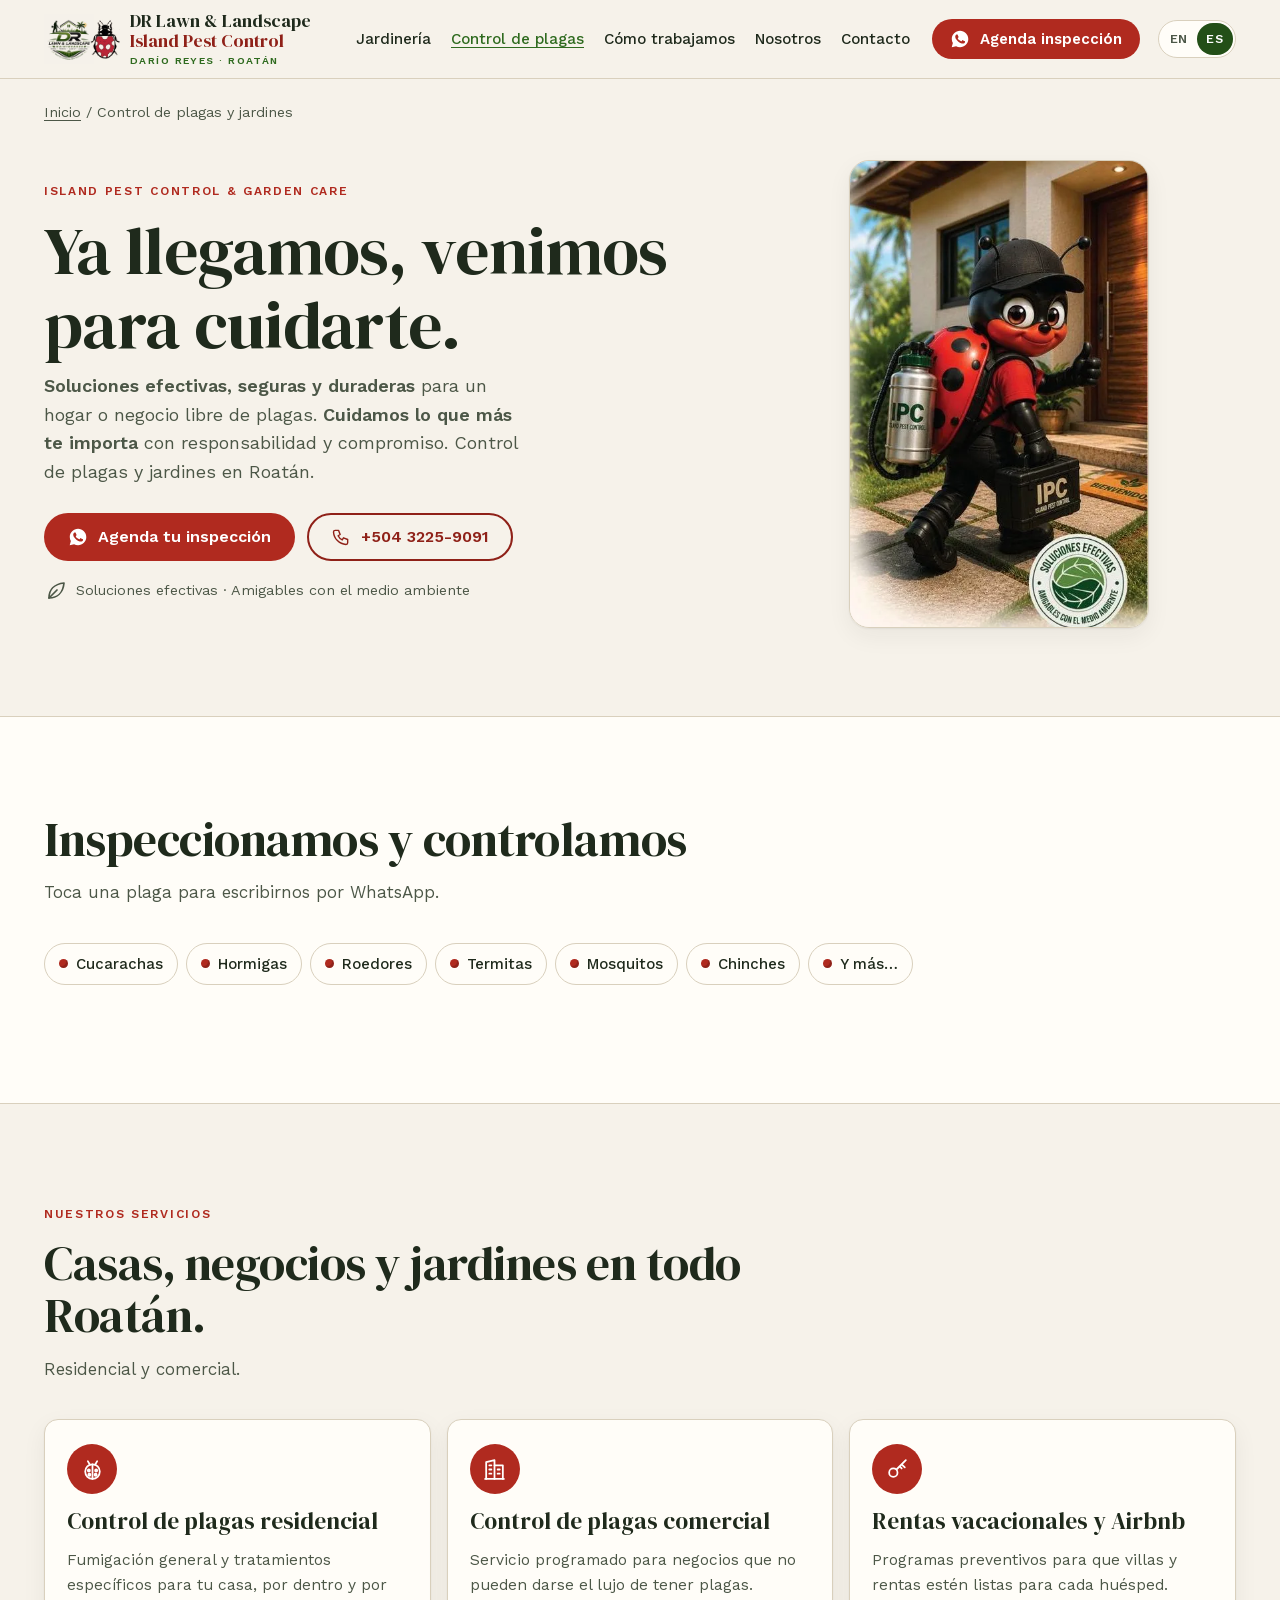
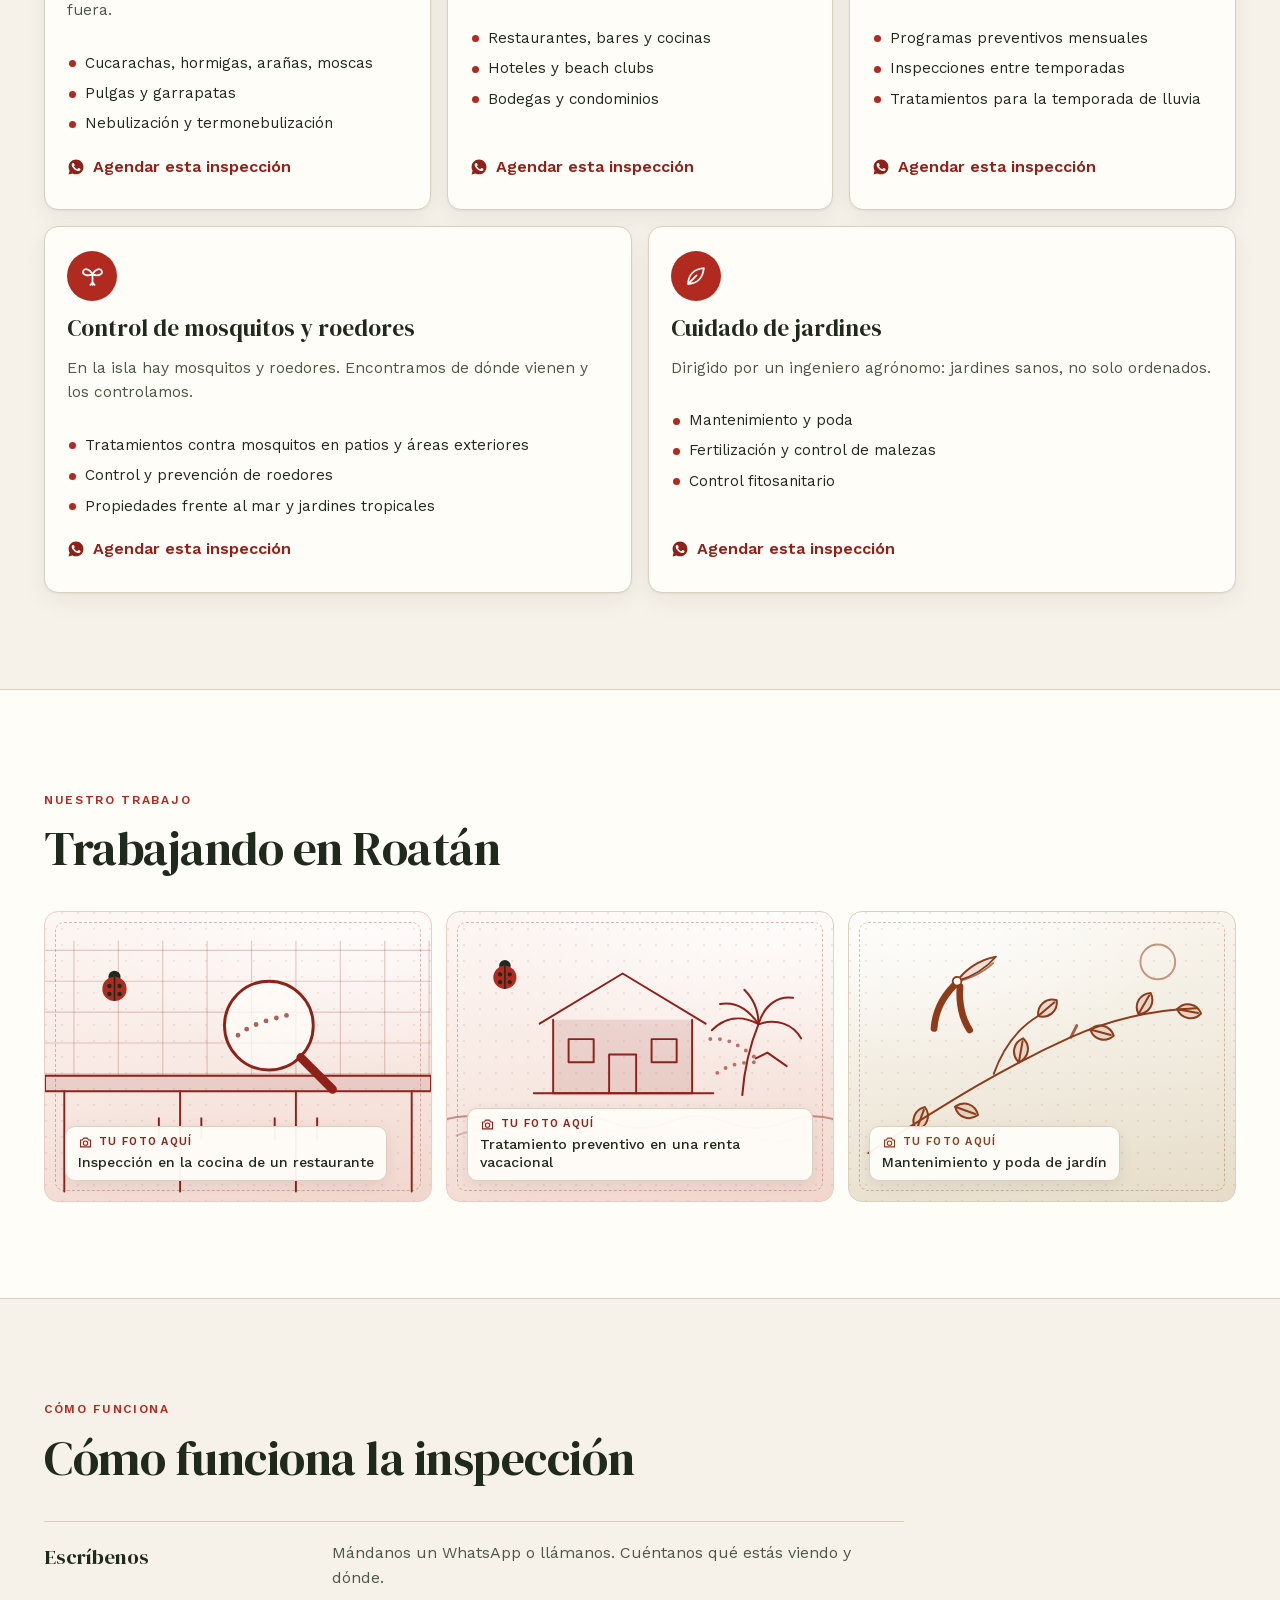
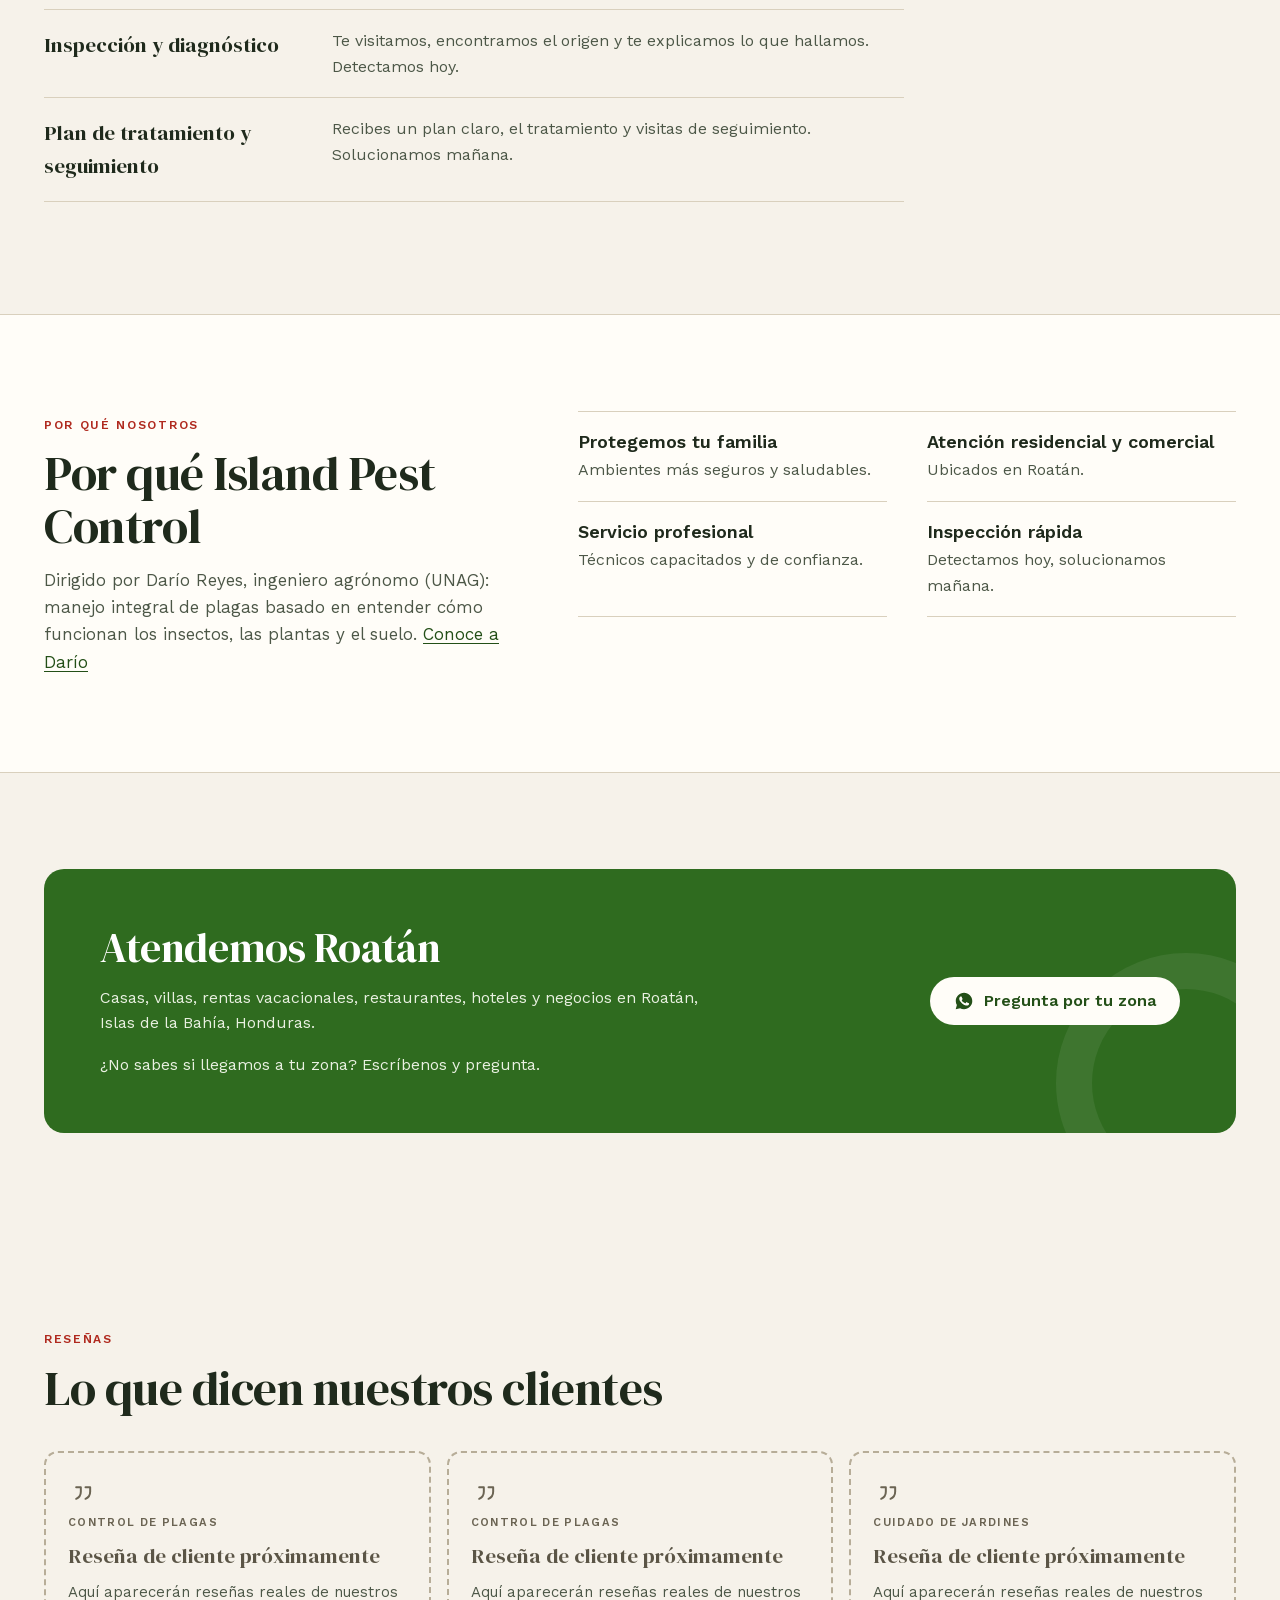
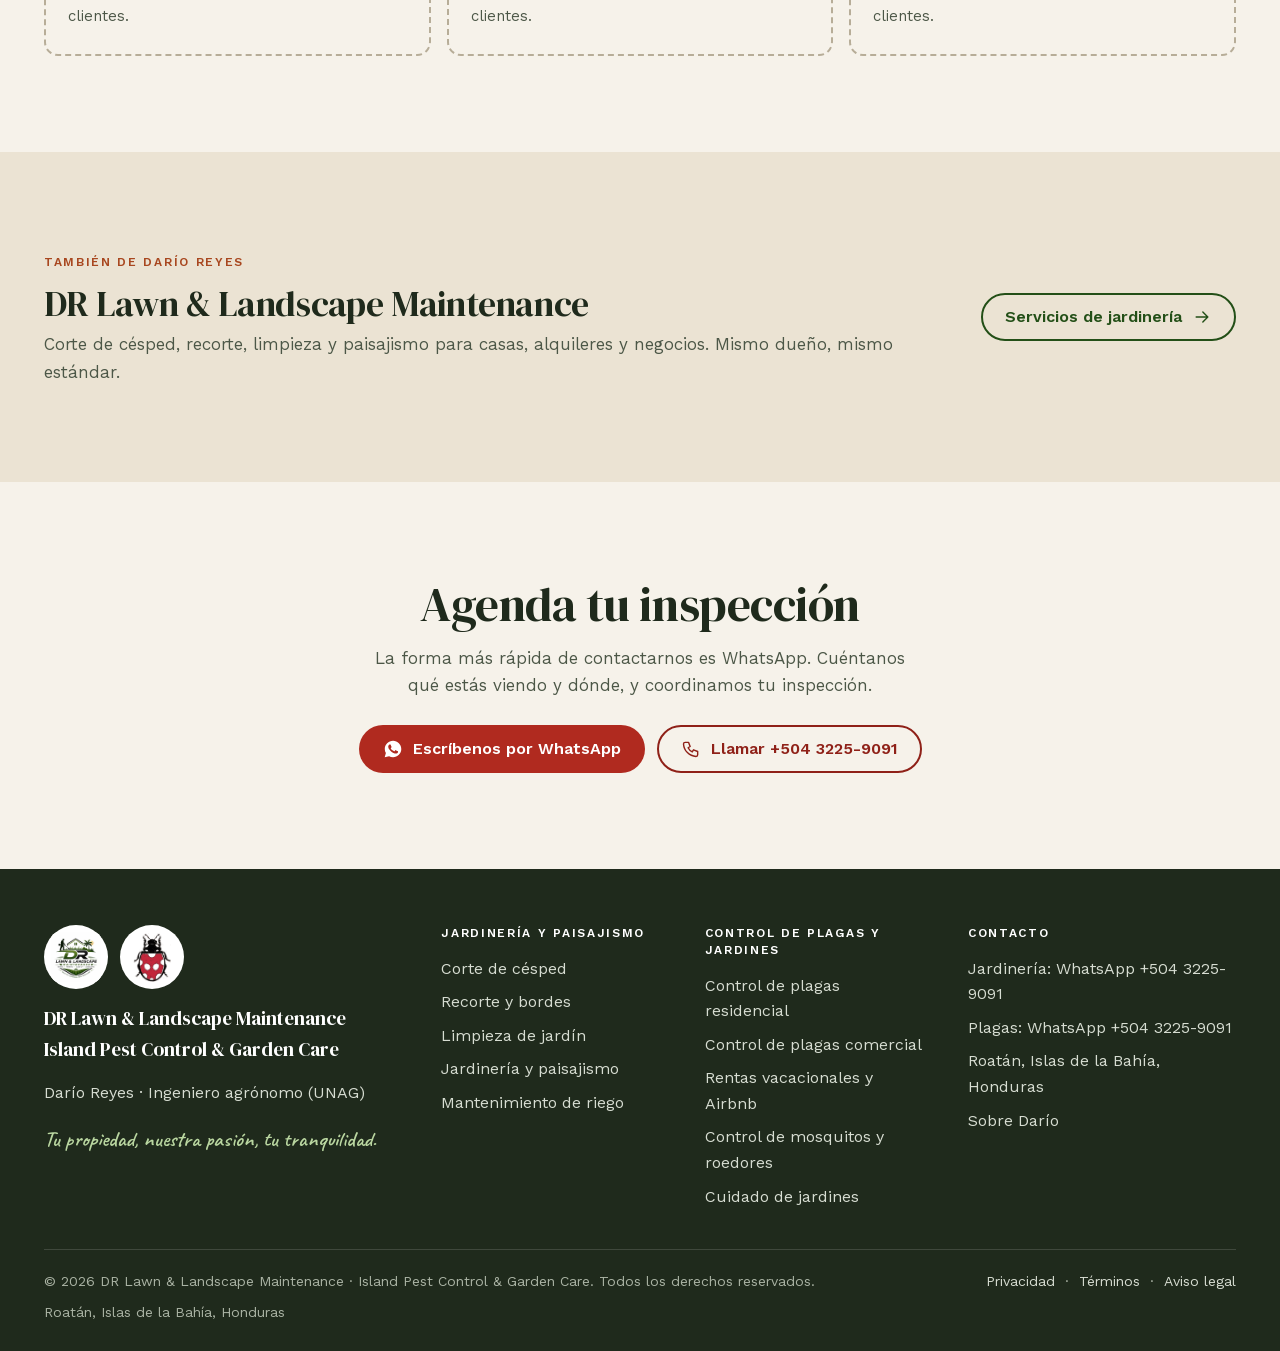
<file: es/plagas/index.html>
<!doctype html>
<html lang="es">
<head>
<meta name="google-site-verification" content="eLAcWBgbawYHVKgjj6qBlJbpfG8y035cS7dbeWm6K3U" />
<meta charset="utf-8">
<meta name="viewport" content="width=device-width, initial-scale=1">
<title>Control de plagas y jardines en Roatán | Island Pest Control</title>
<meta name="description" content="Control de plagas en Roatán, Islas de la Bahía: cucarachas, hormigas, roedores, termitas, mosquitos, chinches y más. Residencial, comercial y rentas vacacionales. Agenda tu inspección por WhatsApp.">
<link rel="canonical" href="https://dario-roatan.vercel.app/es/plagas/">
<link rel="alternate" hreflang="en" href="https://dario-roatan.vercel.app/pest/">
<link rel="alternate" hreflang="es" href="https://dario-roatan.vercel.app/es/plagas/">
<link rel="alternate" hreflang="x-default" href="https://dario-roatan.vercel.app/pest/">
<meta name="theme-color" content="#234f17">
<meta property="og:type" content="website">
<meta property="og:site_name" content="DR Lawn &amp; Landscape · Island Pest Control">
<meta property="og:title" content="Control de plagas y jardines en Roatán | Island Pest Control">
<meta property="og:description" content="Control de plagas en Roatán, Islas de la Bahía: cucarachas, hormigas, roedores, termitas, mosquitos, chinches y más. Residencial, comercial y rentas vacacionales. Agenda tu inspección por WhatsApp.">
<meta property="og:url" content="https://dario-roatan.vercel.app/es/plagas/">
<meta property="og:image" content="https://dario-roatan.vercel.app/assets/og-pest-es.jpg">
<meta property="og:image:type" content="image/jpeg">
<meta property="og:image:width" content="1200">
<meta property="og:image:height" content="630">
<meta property="og:image:alt" content="Mascota mariquita de Island Pest Control &amp; Garden Care: control de plagas en Roatán, inspecciones por WhatsApp.">
<meta property="og:locale" content="es_HN">
<meta property="og:locale:alternate" content="en_US">
<meta name="twitter:card" content="summary_large_image">
<meta name="twitter:title" content="Control de plagas y jardines en Roatán | Island Pest Control">
<meta name="twitter:description" content="Control de plagas en Roatán, Islas de la Bahía: cucarachas, hormigas, roedores, termitas, mosquitos, chinches y más. Residencial, comercial y rentas vacacionales. Agenda tu inspección por WhatsApp.">
<meta name="twitter:image" content="https://dario-roatan.vercel.app/assets/og-pest-es.jpg">
<meta name="twitter:image:alt" content="Mascota mariquita de Island Pest Control &amp; Garden Care: control de plagas en Roatán, inspecciones por WhatsApp.">
<link rel="icon" href="../../assets/favicon.svg" type="image/svg+xml">
<link rel="icon" href="../../assets/favicon-32.png" type="image/png" sizes="32x32">
<link rel="apple-touch-icon" href="../../assets/apple-touch-icon.png">
<link rel="preload" href="../../assets/fonts/dm-serif-display-400.woff2" as="font" type="font/woff2" crossorigin>
<link rel="preload" href="../../assets/fonts/work-sans-var.woff2" as="font" type="font/woff2" crossorigin>
<link rel="stylesheet" href="../../assets/styles.css?v=20261022b">
<script type="application/ld+json">
{
 "@context": "https://schema.org",
 "@graph": [
  {
   "@type": "Person",
   "@id": "https://dario-roatan.vercel.app/#dario",
   "name": "Darío Reyes",
   "jobTitle": "Ingeniero agrónomo",
   "alumniOf": {
    "@type": "CollegeOrUniversity",
    "name": "Universidad Nacional de Agricultura (UNAG)"
   }
  },
  {
   "@type": "LocalBusiness",
   "@id": "https://dario-roatan.vercel.app/#pest",
   "name": "Island Pest Control & Garden Care",
   "slogan": "Your peace of mind is our mission",
   "url": "https://dario-roatan.vercel.app/es/plagas/",
   "telephone": "+50432259091",
   "logo": "https://dario-roatan.vercel.app/assets/ipc-wordmark.png",
   "image": "https://dario-roatan.vercel.app/assets/og-pest-en.jpg",
   "address": {
    "@type": "PostalAddress",
    "addressLocality": "Roatán",
    "addressRegion": "Islas de la Bahía",
    "addressCountry": "HN"
   },
   "areaServed": "Roatán, Bay Islands, Honduras",
   "founder": {
    "@id": "https://dario-roatan.vercel.app/#dario"
   },
   "knowsLanguage": [
    "en",
    "es"
   ]
  }
 ]
}
</script>
<script>document.documentElement.classList.add("js")</script>
</head>
<body>
<svg width="0" height="0" style="position:absolute" aria-hidden="true" focusable="false"><symbol id="i-mower" viewBox="0 0 24 24"><path d="M3 17h12l2-6H6z"/><circle cx="6" cy="18" r="2"/><circle cx="15" cy="18" r="2"/><path d="M17 11l3-7h2"/></symbol><symbol id="i-scissors" viewBox="0 0 24 24"><circle cx="6" cy="6" r="3"/><circle cx="6" cy="18" r="3"/><path d="M8.1 8.1L20 20M8.1 15.9L20 4"/></symbol><symbol id="i-rake" viewBox="0 0 24 24"><path d="M12 2v12"/><path d="M5 14h14"/><path d="M5 14v6M8.5 14v5M12 14v6M15.5 14v5M19 14v6"/></symbol><symbol id="i-sprout" viewBox="0 0 24 24"><path d="M12 21v-9"/><path d="M12 12c0-4 3-7 8-7 0 4-3 7-8 7z"/><path d="M12 14c0-3-2.5-5.5-7-5.5 0 3 2.5 5.5 7 5.5z"/></symbol><symbol id="i-leaf" viewBox="0 0 24 24"><path d="M5 19c0-8 5-14 15-15-1 10-7 15-15 15z"/><path d="M5 19l8-8"/></symbol><symbol id="i-design" viewBox="0 0 24 24"><path d="M3 21h18"/><path d="M5 21V10l7-5 7 5v11"/><path d="M9 21v-5h6v5"/><path d="M12 5V2"/></symbol><symbol id="i-drop" viewBox="0 0 24 24"><path d="M12 3s6 6.5 6 11a6 6 0 0 1-12 0c0-4.5 6-11 6-11z"/><path d="M9.5 15a2.5 2.5 0 0 0 2.5 2.5"/></symbol><symbol id="i-plus" viewBox="0 0 24 24"><circle cx="12" cy="12" r="9"/><path d="M12 8v8M8 12h8"/></symbol><symbol id="i-home" viewBox="0 0 24 24"><path d="M3 11l9-7 9 7"/><path d="M5 10v10h14V10"/><path d="M10 20v-6h4v6"/></symbol><symbol id="i-key" viewBox="0 0 24 24"><circle cx="8" cy="15" r="4"/><path d="M11 12l9-9M16 7l3 3M14 9l2 2"/></symbol><symbol id="i-building" viewBox="0 0 24 24"><path d="M4 21V5l8-2v18"/><path d="M12 8h8v13"/><path d="M3 21h18"/><path d="M7 8h2M7 12h2M7 16h2M15 12h2M15 16h2"/></symbol><symbol id="i-shield" viewBox="0 0 24 24"><path d="M12 3l8 3v6c0 5-3.5 8-8 9-4.5-1-8-4-8-9V6z"/><path d="M8.5 12l2.5 2.5 4.5-5"/></symbol><symbol id="i-pin" viewBox="0 0 24 24"><path d="M12 21s-7-6.2-7-12a7 7 0 0 1 14 0c0 5.8-7 12-7 12z"/><circle cx="12" cy="9" r="2.5"/></symbol><symbol id="i-award" viewBox="0 0 24 24"><circle cx="12" cy="9" r="6"/><path d="M9.5 9l2 2 3.5-3.5"/><path d="M8.5 14L7 22l5-3 5 3-1.5-8"/></symbol><symbol id="i-calendar" viewBox="0 0 24 24"><rect x="3" y="5" width="18" height="16" rx="2"/><path d="M3 10h18M8 3v4M16 3v4"/><path d="M8 14h2M12 14h2M16 14h0M8 17h2M12 17h2"/></symbol><symbol id="i-phone" viewBox="0 0 24 24"><path d="M5 4h4l2 5-2.5 1.5a11 11 0 0 0 5 5L15 13l5 2v4a2 2 0 0 1-2 2A16 16 0 0 1 3 6a2 2 0 0 1 2-2z"/></symbol><symbol id="i-quote" viewBox="0 0 24 24"><path d="M7 7h4v4c0 3-1.5 5-4 6M15 7h4v4c0 3-1.5 5-4 6"/></symbol><symbol id="i-menu" viewBox="0 0 24 24"><path d="M4 7h16M4 12h16M4 17h16"/></symbol><symbol id="i-arrow" viewBox="0 0 24 24"><path d="M5 12h14M13 6l6 6-6 6"/></symbol><symbol id="i-wa" viewBox="0 0 24 24"><path d="M12.04 2C6.58 2 2.13 6.45 2.13 11.91c0 1.75.46 3.45 1.32 4.95L2.05 22l5.25-1.38c1.45.79 3.08 1.21 4.74 1.21 5.46 0 9.91-4.45 9.91-9.91C21.95 6.45 17.5 2 12.04 2zm5.79 14.11c-.24.68-1.42 1.3-1.95 1.35-.5.05-1.13.07-1.82-.11-.42-.13-.96-.31-1.65-.61-2.9-1.25-4.8-4.17-4.94-4.36-.14-.19-1.18-1.57-1.18-3s.75-2.13 1.02-2.42c.27-.29.58-.36.78-.36h.56c.18 0 .42-.07.66.5.24.58.82 2 .89 2.15.07.15.12.32.02.51-.1.19-.15.31-.29.48-.14.17-.3.38-.43.51-.14.14-.29.3-.13.58.17.29.75 1.23 1.6 1.99 1.1.98 2.03 1.28 2.32 1.43.29.14.46.12.63-.07.17-.19.72-.84.92-1.13.19-.29.39-.24.65-.14.27.1 1.69.8 1.98.94.29.14.48.22.55.34.07.12.07.7-.17 1.38z"/></symbol>
<symbol id="i-bug" viewBox="0 0 24 24"><path d="M12 7c-3.9 0-7 3-7 7s3.1 7 7 7 7-3 7-7-3.1-7-7-7z"/><path d="M12 7v14"/><path d="M9.5 7.5L7.5 4M14.5 7.5l2-3.5"/><circle cx="8.5" cy="13" r="1"/><circle cx="15.5" cy="13" r="1"/><circle cx="9" cy="17" r="1"/><circle cx="15" cy="17" r="1"/></symbol><symbol id="i-spray" viewBox="0 0 24 24"><rect x="8" y="10" width="8" height="11" rx="2"/><path d="M10 10V7h4v3M14 7h2.5l2-2M17.5 3.5l1 1M19.5 6.5l1 .5M19 9l1 1"/></symbol><symbol id="i-wing" viewBox="0 0 24 24"><path d="M12 10v10"/><path d="M12 10C9 4 4 4 3 7s4 5 9 3zM12 10c3-6 8-6 9-3s-4 5-9 3z"/><path d="M10 20l2-2 2 2"/></symbol><symbol id="i-camera" viewBox="0 0 24 24"><path d="M4 8h3l2-3h6l2 3h3v11H4z"/><circle cx="12" cy="13" r="3.5"/></symbol></svg>
<a class="skip" href="#main">Saltar al contenido</a>
<header class="site-header">
  <div class="wrap nav" id="nav">
    <a class="brand" href="../../es/" aria-label="DR Lawn &amp; Landscape · Island Pest Control, inicio">
      <span class="brand-marks"><img class="m-dr" src="../../assets/logo-dr-lawn.jpg" width="50" height="50" alt=""><img class="m-ipc" src="../../assets/ipc-mark.png" width="30" height="39" alt=""></span>
      <span class="brand-name" aria-hidden="true"><span class="l1">DR Lawn &amp; Landscape</span><span class="sep">·</span><span class="l2">Island Pest Control</span><small>Darío Reyes · Roatán</small></span>
    </a>
    <div class="lang" role="group" aria-label="Idioma"><a href="../../pest/" lang="en" hreflang="en" aria-label="English">EN</a><span aria-current="true" lang="es">ES</span></div>
    <button class="nav-toggle" type="button" aria-expanded="false" aria-controls="nav-menu" aria-label="Menú"><svg class="icon" aria-hidden="true" focusable="false"><use href="#i-menu"/></svg></button>
    <nav class="nav-menu" id="nav-menu" aria-label="Menú">
      <ul class="nav-links"><li><a href="../../es/jardineria/">Jardinería</a></li><li><a href="../../es/plagas/" aria-current="page">Control de plagas</a></li><li><a href="../../es/#how">Cómo trabajamos</a></li><li><a href="../../es/#about">Nosotros</a></li><li><a href="#contact">Contacto</a></li></ul>
      <a class="btn btn-red btn-sm" href="https://wa.me/50432259091?text=Hola%20Island%20Pest%20Control%2C%20quiero%20agendar%20una%20inspecci%C3%B3n." target="_blank" rel="noopener"><svg class="icon icon-fill" aria-hidden="true" focusable="false"><use href="#i-wa"/></svg>Agenda inspección</a>
    </nav>
  </div>
</header>
<main id="main" class="line-pest">
  <div class="wrap crumbs"><a href="../../es/">Inicio</a> / Control de plagas y jardines</div>
  <section class="page-hero" aria-labelledby="hero-title">
    <div class="wrap page-hero-grid">
      <div>
        <p class="kicker">Island Pest Control &amp; Garden Care</p>
        <h1 id="hero-title">Ya llegamos, venimos para cuidarte.</h1>
        <p class="lead"><strong>Soluciones efectivas, seguras y duraderas</strong> para un hogar o negocio libre de plagas. <strong>Cuidamos lo que más te importa</strong> con responsabilidad y compromiso. Control de plagas y jardines en Roatán.</p>
        <div class="btns"><a class="btn btn-red" href="https://wa.me/50432259091?text=Hola%20Island%20Pest%20Control%2C%20quiero%20agendar%20una%20inspecci%C3%B3n." target="_blank" rel="noopener"><svg class="icon icon-fill" aria-hidden="true" focusable="false"><use href="#i-wa"/></svg>Agenda tu inspección</a><a class="btn btn-ghost" href="tel:+50432259091"><svg class="icon" aria-hidden="true" focusable="false"><use href="#i-phone"/></svg>+504 3225-9091</a></div>
        <p class="badge-note"><svg class="icon" aria-hidden="true" focusable="false"><use href="#i-leaf"/></svg>Soluciones efectivas · Amigables con el medio ambiente</p>
      </div>
      <div class="hero-mascot"><img src="../../assets/ipc-mascot.webp" width="448" height="700" alt="Mascota de IPC: una mariquita técnica con gorra negra, fumigadora IPC y caja de herramientas frente a la puerta de una casa en Roatán" fetchpriority="high"></div>
    </div>
  </section>

  <section class="band-paper" aria-labelledby="pests-title">
    <div class="wrap">
      <div class="section-head">
        <h2 class="h2" id="pests-title">Inspeccionamos y controlamos</h2>
        <p class="lead">Toca una plaga para escribirnos por WhatsApp.</p>
      </div>
      <ul class="pest-chips"><li><a href="https://wa.me/50432259091?text=Hola%20Island%20Pest%20Control%2C%20quiero%20agendar%20una%20inspecci%C3%B3n%20por%20cucarachas." target="_blank" rel="noopener">Cucarachas<span class="sr-only"> (WhatsApp)</span></a></li><li><a href="https://wa.me/50432259091?text=Hola%20Island%20Pest%20Control%2C%20quiero%20agendar%20una%20inspecci%C3%B3n%20por%20hormigas." target="_blank" rel="noopener">Hormigas<span class="sr-only"> (WhatsApp)</span></a></li><li><a href="https://wa.me/50432259091?text=Hola%20Island%20Pest%20Control%2C%20quiero%20agendar%20una%20inspecci%C3%B3n%20por%20roedores." target="_blank" rel="noopener">Roedores<span class="sr-only"> (WhatsApp)</span></a></li><li><a href="https://wa.me/50432259091?text=Hola%20Island%20Pest%20Control%2C%20quiero%20agendar%20una%20inspecci%C3%B3n%20por%20termitas." target="_blank" rel="noopener">Termitas<span class="sr-only"> (WhatsApp)</span></a></li><li><a href="https://wa.me/50432259091?text=Hola%20Island%20Pest%20Control%2C%20quiero%20agendar%20una%20inspecci%C3%B3n%20por%20mosquitos." target="_blank" rel="noopener">Mosquitos<span class="sr-only"> (WhatsApp)</span></a></li><li><a href="https://wa.me/50432259091?text=Hola%20Island%20Pest%20Control%2C%20quiero%20agendar%20una%20inspecci%C3%B3n%20por%20chinches." target="_blank" rel="noopener">Chinches<span class="sr-only"> (WhatsApp)</span></a></li><li><a href="https://wa.me/50432259091?text=Hola%20Island%20Pest%20Control%2C%20quiero%20agendar%20una%20inspecci%C3%B3n.%20El%20problema%20es%3A%20" target="_blank" rel="noopener">Y más…<span class="sr-only"> (WhatsApp)</span></a></li></ul>
    </div>
  </section>

  <section id="services" aria-labelledby="svc-title">
    <div class="wrap">
      <div class="section-head">
        <p class="kicker">Nuestros servicios</p>
        <h2 class="h2" id="svc-title">Casas, negocios y jardines en todo Roatán.</h2>
        <p class="lead">Residencial y comercial.</p>
      </div>
      <div class="cards cards-5"><article class="card"><div class="card-icon"><svg class="icon" aria-hidden="true" focusable="false"><use href="#i-bug"/></svg></div><h3>Control de plagas residencial</h3><p>Fumigación general y tratamientos específicos para tu casa, por dentro y por fuera.</p><ul><li>Cucarachas, hormigas, arañas, moscas</li><li>Pulgas y garrapatas</li><li>Nebulización y termonebulización</li></ul><a class="text-link" href="https://wa.me/50432259091?text=Hola%20Island%20Pest%20Control%2C%20quiero%20agendar%20una%20inspecci%C3%B3n%20para%20mi%20casa%20en%20Roat%C3%A1n." target="_blank" rel="noopener"><svg class="icon icon-fill" aria-hidden="true" focusable="false"><use href="#i-wa"/></svg>Agendar esta inspección<span class="sr-only">: Control de plagas residencial (WhatsApp)</span></a></article><article class="card"><div class="card-icon"><svg class="icon" aria-hidden="true" focusable="false"><use href="#i-building"/></svg></div><h3>Control de plagas comercial</h3><p>Servicio programado para negocios que no pueden darse el lujo de tener plagas.</p><ul><li>Restaurantes, bares y cocinas</li><li>Hoteles y beach clubs</li><li>Bodegas y condominios</li></ul><a class="text-link" href="https://wa.me/50432259091?text=Hola%20Island%20Pest%20Control%2C%20quiero%20agendar%20una%20inspecci%C3%B3n%20para%20mi%20negocio%20en%20Roat%C3%A1n." target="_blank" rel="noopener"><svg class="icon icon-fill" aria-hidden="true" focusable="false"><use href="#i-wa"/></svg>Agendar esta inspección<span class="sr-only">: Control de plagas comercial (WhatsApp)</span></a></article><article class="card"><div class="card-icon"><svg class="icon" aria-hidden="true" focusable="false"><use href="#i-key"/></svg></div><h3>Rentas vacacionales y Airbnb</h3><p>Programas preventivos para que villas y rentas estén listas para cada huésped.</p><ul><li>Programas preventivos mensuales</li><li>Inspecciones entre temporadas</li><li>Tratamientos para la temporada de lluvia</li></ul><a class="text-link" href="https://wa.me/50432259091?text=Hola%20Island%20Pest%20Control%2C%20quiero%20agendar%20una%20inspecci%C3%B3n%20para%20mi%20renta%20vacacional%20%2F%20Airbnb%20en%20Roat%C3%A1n." target="_blank" rel="noopener"><svg class="icon icon-fill" aria-hidden="true" focusable="false"><use href="#i-wa"/></svg>Agendar esta inspección<span class="sr-only">: Rentas vacacionales y Airbnb (WhatsApp)</span></a></article><article class="card"><div class="card-icon"><svg class="icon" aria-hidden="true" focusable="false"><use href="#i-wing"/></svg></div><h3>Control de mosquitos y roedores</h3><p>En la isla hay mosquitos y roedores. Encontramos de dónde vienen y los controlamos.</p><ul><li>Tratamientos contra mosquitos en patios y áreas exteriores</li><li>Control y prevención de roedores</li><li>Propiedades frente al mar y jardines tropicales</li></ul><a class="text-link" href="https://wa.me/50432259091?text=Hola%20Island%20Pest%20Control%2C%20quiero%20agendar%20una%20inspecci%C3%B3n%20para%20control%20de%20mosquitos%20%2F%20roedores." target="_blank" rel="noopener"><svg class="icon icon-fill" aria-hidden="true" focusable="false"><use href="#i-wa"/></svg>Agendar esta inspección<span class="sr-only">: Control de mosquitos y roedores (WhatsApp)</span></a></article><article class="card"><div class="card-icon"><svg class="icon" aria-hidden="true" focusable="false"><use href="#i-leaf"/></svg></div><h3>Cuidado de jardines</h3><p>Dirigido por un ingeniero agrónomo: jardines sanos, no solo ordenados.</p><ul><li>Mantenimiento y poda</li><li>Fertilización y control de malezas</li><li>Control fitosanitario</li></ul><a class="text-link" href="https://wa.me/50432259091?text=Hola%20Island%20Pest%20Control%2C%20quiero%20agendar%20una%20inspecci%C3%B3n%20para%20el%20cuidado%20de%20mi%20jard%C3%ADn." target="_blank" rel="noopener"><svg class="icon icon-fill" aria-hidden="true" focusable="false"><use href="#i-wa"/></svg>Agendar esta inspección<span class="sr-only">: Cuidado de jardines (WhatsApp)</span></a></article></div>
    </div>
  </section>

  <section class="band-paper" id="work" aria-labelledby="work-title">
    <div class="wrap">
      <div class="section-head"><p class="kicker">Nuestro trabajo</p><h2 class="h2" id="work-title">Trabajando en Roatán</h2></div>
      <div class="gallery g3"><figure class="ph pest"><svg viewBox="0 0 400 300" preserveAspectRatio="xMidYMid slice" aria-hidden="true" focusable="false"><g fill="none" stroke="currentColor" stroke-width="1.2" stroke-opacity=".22"><path d="M0 40H400"/><path d="M0 72H400"/><path d="M0 104H400"/><path d="M0 136H400"/><path d="M0 168H400"/><path d="M30 30V170"/><path d="M76 30V170"/><path d="M122 30V170"/><path d="M168 30V170"/><path d="M214 30V170"/><path d="M260 30V170"/><path d="M306 30V170"/><path d="M352 30V170"/><path d="M398 30V170"/></g><g fill="none" stroke="currentColor" stroke-width="2" stroke-linecap="round" stroke-linejoin="round"><path d="M0 170H400V186H0Z" fill="currentColor" fill-opacity=".13"/><path d="M20 186V290M140 186V290M260 186V290M380 186V290"/><path d="M118 214V236M162 214V236M238 214V236M282 214V236"/><circle cx="232" cy="118" r="46" fill="#fffdf8" fill-opacity=".75" stroke-width="3"/><path d="M265 151L298 184" stroke-width="9"/><path stroke-dasharray="0 11" stroke-width="5" stroke-opacity=".7" d="M200 128C214 116 232 112 256 106"/></g><g transform="translate(72 80) scale(1.05)" stroke="none"><circle cy="-12" r="6" fill="#1f2a1c"/><circle r="12" fill="#b02a1f"/><path d="M0-12V12" stroke="#1f2a1c" stroke-width="1.6"/><circle cx="-5" cy="-3" r="2.2" fill="#1f2a1c"/><circle cx="5" cy="-3" r="2.2" fill="#1f2a1c"/><circle cx="-5" cy="5" r="2.2" fill="#1f2a1c"/><circle cx="5" cy="5" r="2.2" fill="#1f2a1c"/></g></svg><figcaption><span class="ph-k"><svg class="icon" aria-hidden="true" focusable="false"><use href="#i-camera"/></svg>Tu foto aquí<span class="sr-only">:</span></span><span class="ph-d">Inspección en la cocina de un restaurante</span></figcaption></figure><figure class="ph pest"><svg viewBox="0 0 400 300" preserveAspectRatio="xMidYMid slice" aria-hidden="true" focusable="false"><g transform="translate(0 -40)"><g fill="none" stroke="currentColor" stroke-width="2" stroke-linecap="round" stroke-linejoin="round"><path stroke-opacity=".45" d="M-10 258c20-8 40-8 60 0s40 8 60 0 40-8 60 0 40 8 60 0 40-8 60 0 40 8 60 0 40-8 60 0"/><path stroke-opacity=".25" d="M10 272c20-8 40-8 60 0s40 8 60 0 40-8 60 0 40 8 60 0 40-8 60 0 40 8 60 0"/><path d="M96 156L182 104L268 156"/><path d="M110 152V228H254V152" fill="currentColor" fill-opacity=".13"/><path d="M168 228V188H196V228M126 172H152V196H126ZM212 172H238V196H212Z"/><path d="M90 228H276"/><g transform="translate(306 230) scale(1.05)"><path d="M0 0C2-26 7-48 16-70"/><path d="M16-70C-2-80-18-76-30-64"/><path d="M16-70C4-88-10-92-22-90"/><path d="M16-70C22-90 36-98 50-96"/><path d="M16-70C34-76 50-70 58-56"/><path d="M16-70C16-84 10-96 2-104"/></g><path d="M352 200L332 186M332 186L320 192"/><path stroke-dasharray="0 10" stroke-width="4" stroke-opacity=".6" d="M318 190C300 176 288 170 272 172M318 196C298 196 286 202 276 210"/></g><g transform="translate(60 108) scale(1.0)" stroke="none"><circle cy="-12" r="6" fill="#1f2a1c"/><circle r="12" fill="#b02a1f"/><path d="M0-12V12" stroke="#1f2a1c" stroke-width="1.6"/><circle cx="-5" cy="-3" r="2.2" fill="#1f2a1c"/><circle cx="5" cy="-3" r="2.2" fill="#1f2a1c"/><circle cx="-5" cy="5" r="2.2" fill="#1f2a1c"/><circle cx="5" cy="5" r="2.2" fill="#1f2a1c"/></g></g></svg><figcaption><span class="ph-k"><svg class="icon" aria-hidden="true" focusable="false"><use href="#i-camera"/></svg>Tu foto aquí<span class="sr-only">:</span></span><span class="ph-d">Tratamiento preventivo en una renta vacacional</span></figcaption></figure><figure class="ph alt"><svg viewBox="0 0 400 300" preserveAspectRatio="xMidYMid slice" aria-hidden="true" focusable="false"><g transform="translate(0 -20)"><g fill="none" stroke="currentColor" stroke-width="2" stroke-linecap="round" stroke-linejoin="round"><circle cx="320" cy="72" r="18" stroke-opacity=".5"/><path d="M20 270C90 226 150 186 230 150C270 132 310 122 360 120"/><path d="M150 188C160 160 176 140 196 128"/><g transform="translate(70 246) rotate(-70) scale(1.05)"><path d="M0 0C6-9 18-9 24 0C18 9 6 9 0 0Z" fill="currentColor" fill-opacity=".13"/><path d="M0 0H21"/></g><g transform="translate(110 222) rotate(20) scale(1.05)"><path d="M0 0C6-9 18-9 24 0C18 9 6 9 0 0Z" fill="currentColor" fill-opacity=".13"/><path d="M0 0H21"/></g><g transform="translate(176 176) rotate(-80) scale(1.05)"><path d="M0 0C6-9 18-9 24 0C18 9 6 9 0 0Z" fill="currentColor" fill-opacity=".13"/><path d="M0 0H21"/></g><g transform="translate(196 128) rotate(-40) scale(1.05)"><path d="M0 0C6-9 18-9 24 0C18 9 6 9 0 0Z" fill="currentColor" fill-opacity=".13"/><path d="M0 0H21"/></g><g transform="translate(250 142) rotate(15) scale(1.05)"><path d="M0 0C6-9 18-9 24 0C18 9 6 9 0 0Z" fill="currentColor" fill-opacity=".13"/><path d="M0 0H21"/></g><g transform="translate(300 126) rotate(-60) scale(1.05)"><path d="M0 0C6-9 18-9 24 0C18 9 6 9 0 0Z" fill="currentColor" fill-opacity=".13"/><path d="M0 0H21"/></g><g transform="translate(340 121) rotate(10) scale(1.05)"><path d="M0 0C6-9 18-9 24 0C18 9 6 9 0 0Z" fill="currentColor" fill-opacity=".13"/><path d="M0 0H21"/></g><path stroke-width="3" stroke-opacity=".8" d="M230 150l6-12"/><g transform="translate(112 92) rotate(-10)"><path d="M0 0C10-10 26-18 44-18C32-8 16-2 0 0Z" fill="currentColor" fill-opacity=".13"/><path d="M0 0C12 0 28-4 40-12" stroke-opacity=".7"/><path stroke-width="7" d="M-4 4C-18 14-28 28-32 44M2 6C-2 22-2 38 4 52"/><circle r="4.5" fill="#fffdf8"/></g></g></g></svg><figcaption><span class="ph-k"><svg class="icon" aria-hidden="true" focusable="false"><use href="#i-camera"/></svg>Tu foto aquí<span class="sr-only">:</span></span><span class="ph-d">Mantenimiento y poda de jardín</span></figcaption></figure></div>
    </div>
  </section>

  <section id="how" aria-labelledby="how-title">
    <div class="wrap">
      <div class="section-head">
        <p class="kicker">Cómo funciona</p>
        <h2 class="h2" id="how-title">Cómo funciona la inspección</h2>
      </div>
      <dl class="prose-steps"><div><dt>Escríbenos</dt><dd>Mándanos un WhatsApp o llámanos. Cuéntanos qué estás viendo y dónde.</dd></div><div><dt>Inspección y diagnóstico</dt><dd>Te visitamos, encontramos el origen y te explicamos lo que hallamos. Detectamos hoy.</dd></div><div><dt>Plan de tratamiento y seguimiento</dt><dd>Recibes un plan claro, el tratamiento y visitas de seguimiento. Solucionamos mañana.</dd></div></dl>
    </div>
  </section>

  <section class="band-paper" aria-labelledby="why-title">
    <div class="wrap split">
      <div>
        <p class="kicker">Por qué nosotros</p>
        <h2 class="h2" id="why-title">Por qué Island Pest Control</h2>
        <p class="lead" style="margin-top:14px">Dirigido por Darío Reyes, ingeniero agrónomo (UNAG): manejo integral de plagas basado en entender cómo funcionan los insectos, las plantas y el suelo. <a href="../../es/#about">Conoce a Darío</a></p>
      </div>
      <ul class="why-list"><li><h3>Protegemos tu familia</h3><p>Ambientes más seguros y saludables.</p></li><li><h3>Atención residencial y comercial</h3><p>Ubicados en Roatán.</p></li><li><h3>Servicio profesional</h3><p>Técnicos capacitados y de confianza.</p></li><li><h3>Inspección rápida</h3><p>Detectamos hoy, solucionamos mañana.</p></li></ul>
    </div>
  </section>

  <section aria-labelledby="area-title">
    <div class="wrap">
      <div class="area-card">
        <div>
          <h2 class="h2" id="area-title">Atendemos Roatán</h2>
          <p>Casas, villas, rentas vacacionales, restaurantes, hoteles y negocios en Roatán, Islas de la Bahía, Honduras.</p>
          <p>¿No sabes si llegamos a tu zona? Escríbenos y pregunta.</p>
        </div>
        <div class="area-actions"><a class="btn btn-light" href="https://wa.me/50432259091?text=Hola%20Island%20Pest%20Control%2C%20%C2%BFllegan%20a%20mi%20zona%20en%20Roat%C3%A1n%3F%20Estoy%20en%3A%20" target="_blank" rel="noopener"><svg class="icon icon-fill" aria-hidden="true" focusable="false"><use href="#i-wa"/></svg>Pregunta por tu zona</a></div>
      </div>
    </div>
  </section>

  <section id="reviews" aria-labelledby="rev-title">
    <div class="wrap">
      <div class="section-head">
        <p class="kicker">Reseñas</p>
        <h2 class="h2" id="rev-title">Lo que dicen nuestros clientes</h2>
      </div>
      <ul class="reviews-grid"><li class="review-ph"><svg class="icon" aria-hidden="true" focusable="false"><use href="#i-quote"/></svg><span class="tag">Control de plagas</span><strong>Reseña de cliente próximamente</strong><span>Aquí aparecerán reseñas reales de nuestros clientes.</span></li><li class="review-ph"><svg class="icon" aria-hidden="true" focusable="false"><use href="#i-quote"/></svg><span class="tag">Control de plagas</span><strong>Reseña de cliente próximamente</strong><span>Aquí aparecerán reseñas reales de nuestros clientes.</span></li><li class="review-ph"><svg class="icon" aria-hidden="true" focusable="false"><use href="#i-quote"/></svg><span class="tag">Cuidado de jardines</span><strong>Reseña de cliente próximamente</strong><span>Aquí aparecerán reseñas reales de nuestros clientes.</span></li></ul>
    </div>
  </section>

  <section class="cross" aria-labelledby="cross-title" style="--accent:var(--green);--accent-deep:var(--green-deep)">
    <div class="wrap cross-inner">
      <div>
        <p class="kicker" style="color:var(--terra)">También de Darío Reyes</p>
        <h2 id="cross-title">DR Lawn &amp; Landscape Maintenance</h2>
        <p class="lead" style="margin-top:8px">Corte de césped, recorte, limpieza y paisajismo para casas, alquileres y negocios. Mismo dueño, mismo estándar.</p>
      </div>
      <a class="btn btn-ghost" href="../../es/jardineria/">Servicios de jardinería<svg class="icon" aria-hidden="true" focusable="false"><use href="#i-arrow"/></svg></a>
    </div>
  </section>

  <section class="cta-band" id="contact" aria-labelledby="contact-title">
    <div class="wrap">
      <h2 class="h2" id="contact-title">Agenda tu inspección</h2>
      <p class="lead">La forma más rápida de contactarnos es WhatsApp. Cuéntanos qué estás viendo y dónde, y coordinamos tu inspección.</p>
      <div class="btns"><a class="btn btn-red" href="https://wa.me/50432259091?text=Hola%20Island%20Pest%20Control%2C%20quiero%20agendar%20una%20inspecci%C3%B3n." target="_blank" rel="noopener"><svg class="icon icon-fill" aria-hidden="true" focusable="false"><use href="#i-wa"/></svg>Escríbenos por WhatsApp</a><a class="btn btn-ghost" href="tel:+50432259091"><svg class="icon" aria-hidden="true" focusable="false"><use href="#i-phone"/></svg>Llamar +504 3225-9091</a></div>
    </div>
  </section>
</main>
<footer class="site-footer">
  <div class="wrap">
    <div class="footer-grid">
      <div>
        <div class="footer-brand">
          <span class="fm"><img src="../../assets/logo-dr-lawn.jpg" width="54" height="54" alt="" loading="lazy"></span>
          <span class="fm"><img src="../../assets/ipc-mark.png" width="40" height="52" alt="" loading="lazy"></span>
        </div>
        <p style="margin-top:14px"><strong style="font-family:var(--serif);font-weight:400;font-size:1.2rem;color:#fff">DR Lawn &amp; Landscape Maintenance<br>Island Pest Control &amp; Garden Care</strong></p>
        <p>Darío Reyes · Ingeniero agrónomo (UNAG)</p>
        <span class="footer-tag">Tu propiedad, nuestra pasión, tu tranquilidad.</span>
      </div>
      <nav aria-labelledby="f-lawn-es"><h2 id="f-lawn-es">Jardinería y paisajismo</h2><ul>
        <li><a href="../../es/jardineria/">Corte de césped</a></li>
        <li><a href="../../es/jardineria/">Recorte y bordes</a></li>
        <li><a href="../../es/jardineria/">Limpieza de jardín</a></li>
        <li><a href="../../es/jardineria/">Jardinería y paisajismo</a></li>
        <li><a href="../../es/jardineria/">Mantenimiento de riego</a></li></ul></nav>
      <nav aria-labelledby="f-pest-es"><h2 id="f-pest-es">Control de plagas y jardines</h2><ul>
        <li><a href="../../es/plagas/">Control de plagas residencial</a></li>
        <li><a href="../../es/plagas/">Control de plagas comercial</a></li>
        <li><a href="../../es/plagas/">Rentas vacacionales y Airbnb</a></li>
        <li><a href="../../es/plagas/">Control de mosquitos y roedores</a></li>
        <li><a href="../../es/plagas/">Cuidado de jardines</a></li></ul></nav>
      <div><h2>Contacto</h2>
        <ul>
          <li>Jardinería: <a href="https://wa.me/50432259091?text=Hola%20DR%20Lawn%20%26%20Landscape%2C%20me%20gustar%C3%ADa%20una%20cotizaci%C3%B3n%20gratis%20para%20mi%20propiedad." target="_blank" rel="noopener">WhatsApp +504 3225-9091</a></li>
          <li>Plagas: <a href="https://wa.me/50432259091?text=Hola%20Island%20Pest%20Control%2C%20quiero%20agendar%20una%20inspecci%C3%B3n." target="_blank" rel="noopener">WhatsApp +504 3225-9091</a></li>
          <li>Roatán, Islas de la Bahía, Honduras</li>
          <li><a href="../../es/#about">Sobre Darío</a></li>
        </ul>
      </div>
    </div>
    <div class="footer-bottom">
      <span>&copy; 2026 DR Lawn &amp; Landscape Maintenance · Island Pest Control &amp; Garden Care. Todos los derechos reservados.</span>
      <nav class="footer-legal" aria-label="Legal"><a href="../../es/privacidad/">Privacidad</a><span aria-hidden="true">·</span><a href="../../es/terminos/">Términos</a><span aria-hidden="true">·</span><a href="../../es/aviso-legal/">Aviso legal</a></nav>
      <span>Roatán, Islas de la Bahía, Honduras</span>
    </div>
  </div>
</footer>

<div class="wa-bar">
  <a class="btn btn-wa" href="https://wa.me/50432259091?text=Hola%20DR%20Lawn%20%26%20Landscape%2C%20me%20gustar%C3%ADa%20una%20cotizaci%C3%B3n%20gratis%20para%20mi%20propiedad." target="_blank" rel="noopener"><svg class="icon icon-fill" aria-hidden="true" focusable="false"><use href="#i-wa"/></svg><span>Jardinería<small>+504 3225-9091</small></span></a>
  <a class="btn btn-red" href="https://wa.me/50432259091?text=Hola%20Island%20Pest%20Control%2C%20quiero%20agendar%20una%20inspecci%C3%B3n." target="_blank" rel="noopener"><svg class="icon icon-fill" aria-hidden="true" focusable="false"><use href="#i-wa"/></svg><span>Plagas<small>+504 3225-9091</small></span></a>
</div>

<script src="../../assets/site.js?v=20261022b" defer></script>
<!-- Cloudflare Web Analytics --><script type='module' src='https://static.cloudflareinsights.com/beacon.min.js' data-cf-beacon='{"token": "138e7115485747debf387de6c91d4e39"}'></script><!-- End Cloudflare Web Analytics -->
</body>
</html>
</file>
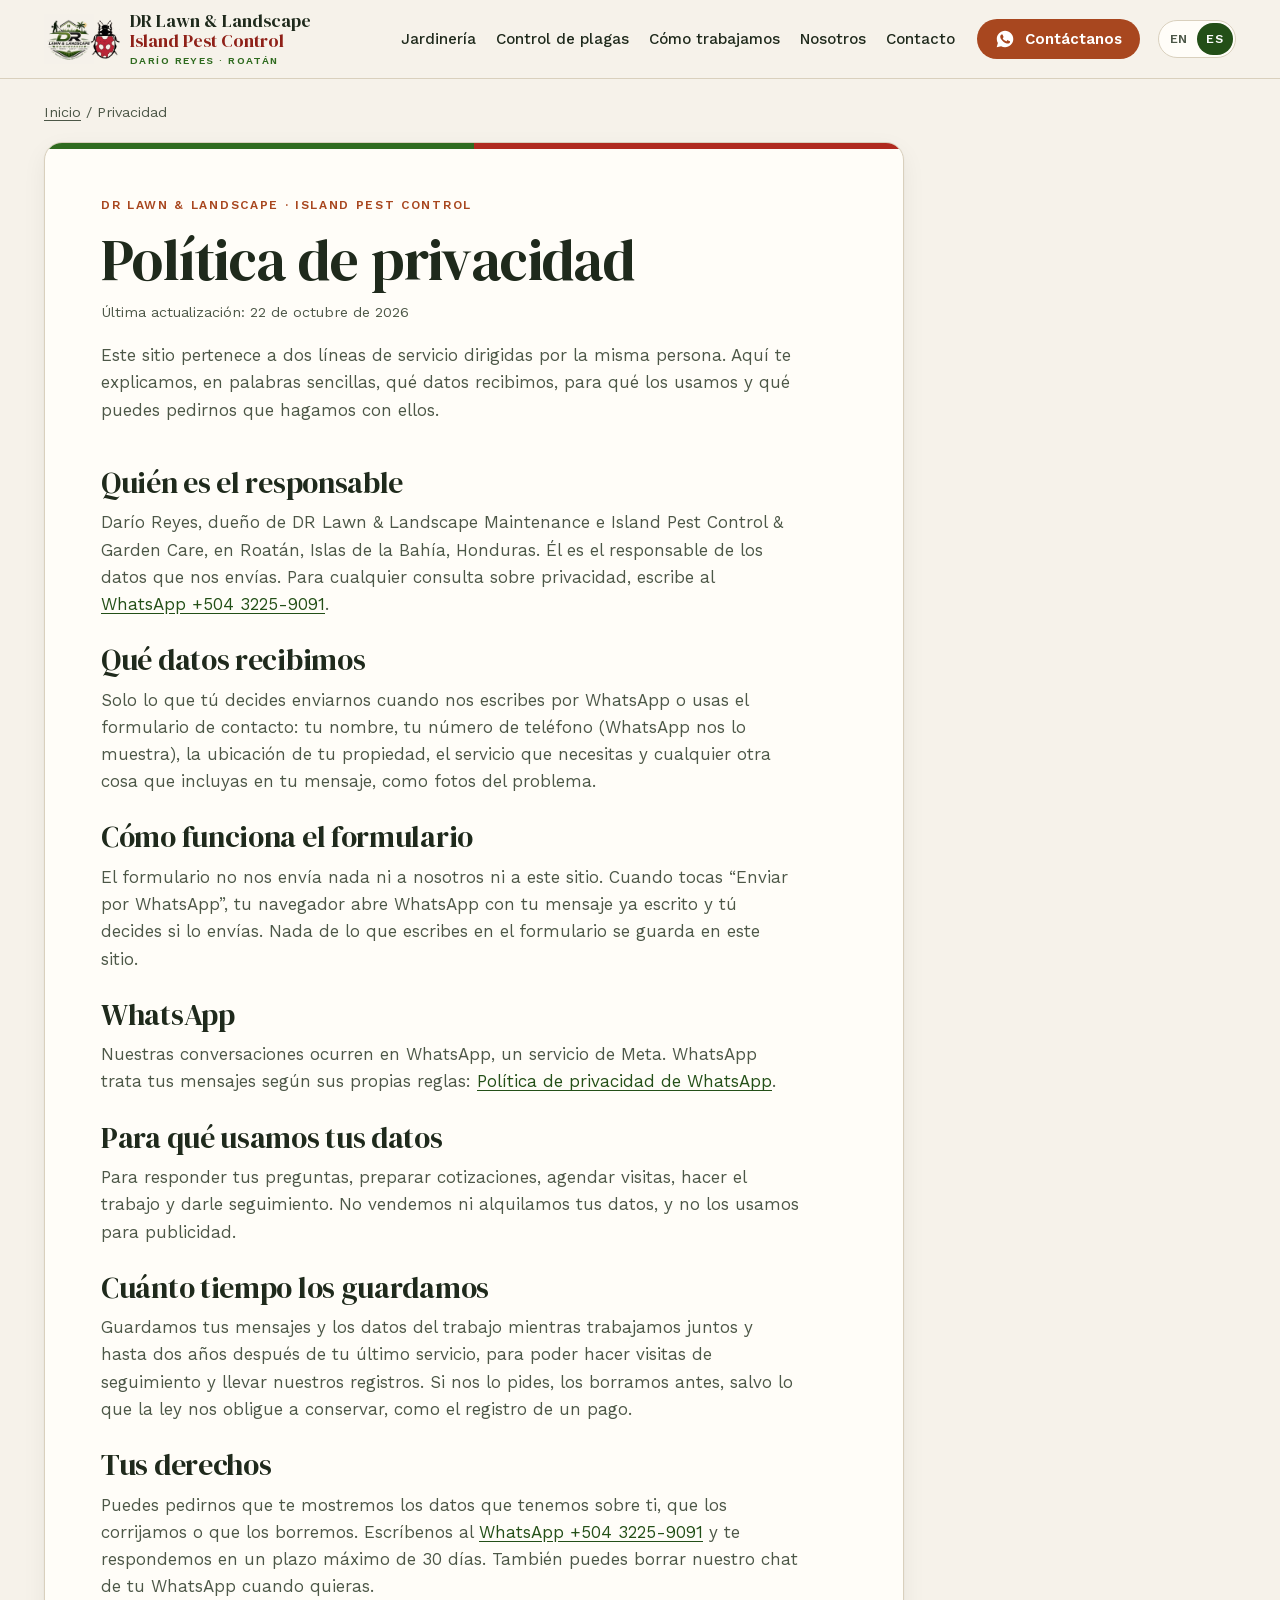
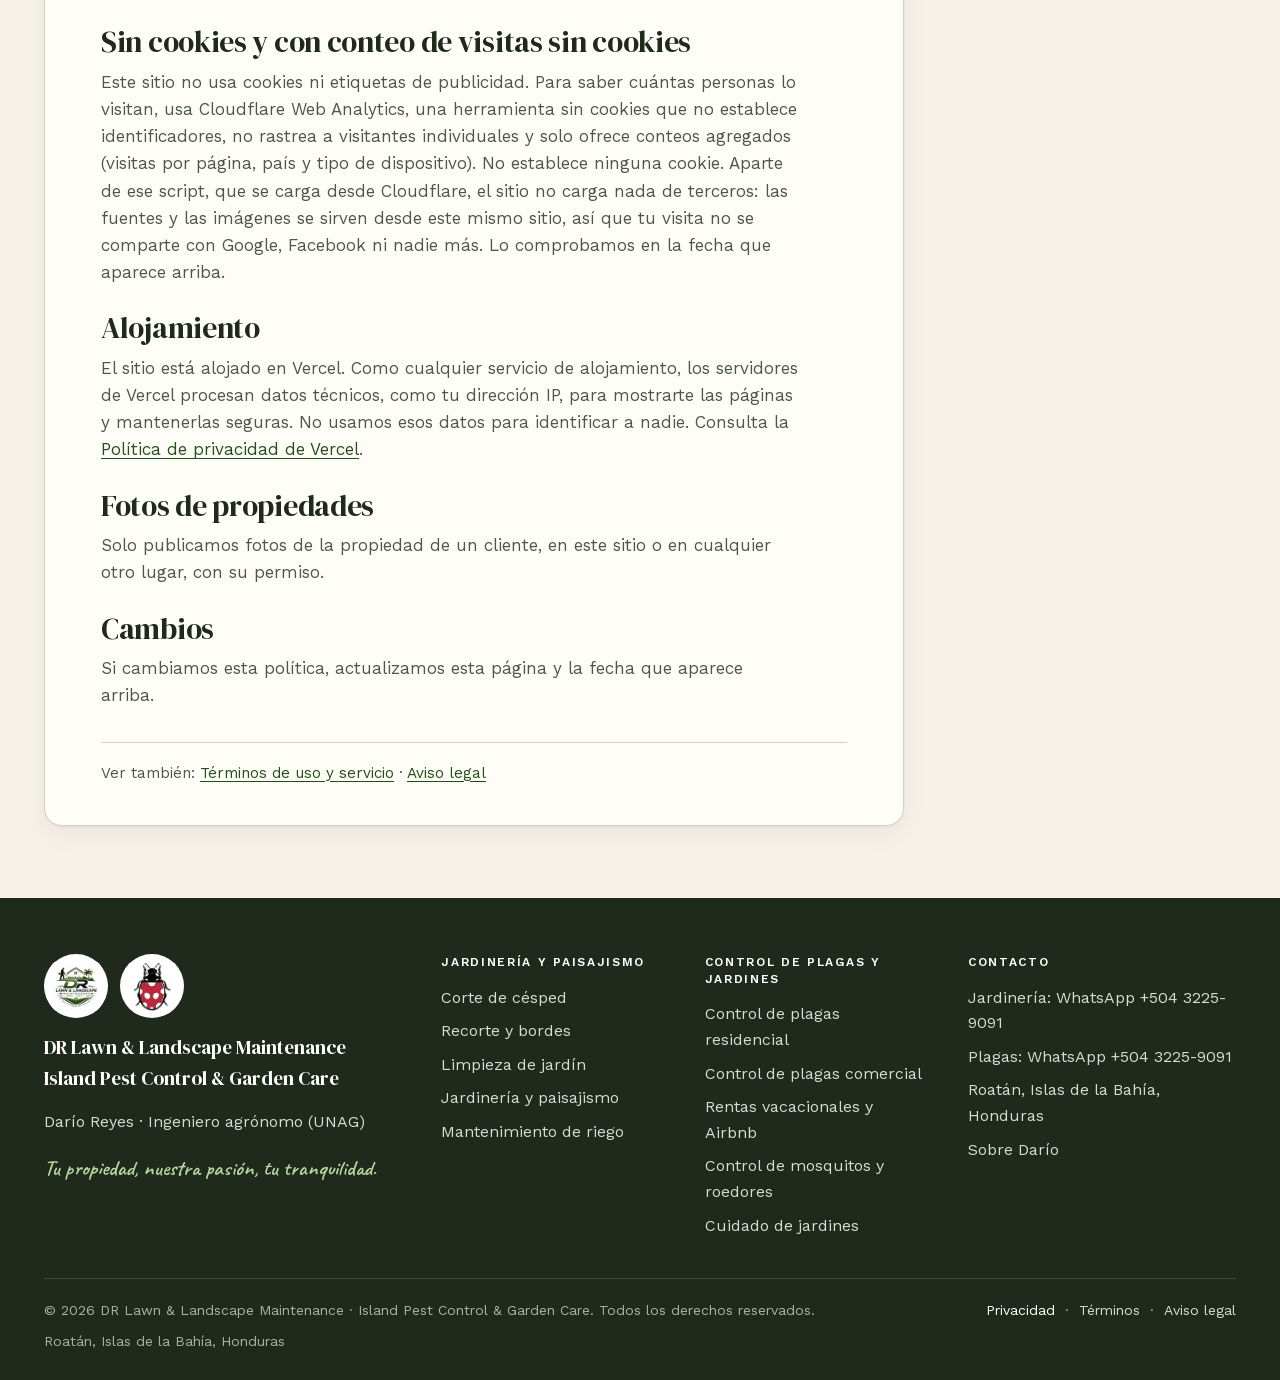
<file: es/privacidad/index.html>
<!doctype html>
<html lang="es">
<head>
<meta name="google-site-verification" content="eLAcWBgbawYHVKgjj6qBlJbpfG8y035cS7dbeWm6K3U" />
<meta charset="utf-8">
<meta name="viewport" content="width=device-width, initial-scale=1">
<title>Política de privacidad | DR Lawn &amp; Landscape · Island Pest Control</title>
<meta name="description" content="Cómo DR Lawn &amp; Landscape e Island Pest Control en Roatán tratan tus datos: solo por WhatsApp, este sitio no guarda nada, sin cookies y solo conteo de visitas sin cookies.">
<link rel="canonical" href="https://dario-roatan.vercel.app/es/privacidad/">
<link rel="alternate" hreflang="en" href="https://dario-roatan.vercel.app/privacy/">
<link rel="alternate" hreflang="es" href="https://dario-roatan.vercel.app/es/privacidad/">
<link rel="alternate" hreflang="x-default" href="https://dario-roatan.vercel.app/privacy/">
<meta name="theme-color" content="#234f17">
<meta property="og:type" content="website">
<meta property="og:site_name" content="DR Lawn &amp; Landscape · Island Pest Control">
<meta property="og:title" content="Política de privacidad | DR Lawn &amp; Landscape · Island Pest Control">
<meta property="og:description" content="Cómo DR Lawn &amp; Landscape e Island Pest Control en Roatán tratan tus datos: solo por WhatsApp, este sitio no guarda nada, sin cookies y solo conteo de visitas sin cookies.">
<meta property="og:url" content="https://dario-roatan.vercel.app/es/privacidad/">
<meta property="og:image" content="https://dario-roatan.vercel.app/assets/og-image.jpg">
<meta property="og:image:type" content="image/jpeg">
<meta property="og:image:width" content="1200">
<meta property="og:image:height" content="630">
<meta property="og:image:alt" content="Logos de DR Lawn &amp; Landscape Maintenance e Island Pest Control &amp; Garden Care. Darío Reyes, Roatán.">
<meta property="og:locale" content="es_HN">
<meta property="og:locale:alternate" content="en_US">
<meta name="twitter:card" content="summary_large_image">
<meta name="twitter:title" content="Política de privacidad | DR Lawn &amp; Landscape · Island Pest Control">
<meta name="twitter:description" content="Cómo DR Lawn &amp; Landscape e Island Pest Control en Roatán tratan tus datos: solo por WhatsApp, este sitio no guarda nada, sin cookies y solo conteo de visitas sin cookies.">
<meta name="twitter:image" content="https://dario-roatan.vercel.app/assets/og-image.jpg">
<meta name="twitter:image:alt" content="Logos de DR Lawn &amp; Landscape Maintenance e Island Pest Control &amp; Garden Care. Darío Reyes, Roatán.">
<link rel="icon" href="../../assets/favicon.svg" type="image/svg+xml">
<link rel="icon" href="../../assets/favicon-32.png" type="image/png" sizes="32x32">
<link rel="apple-touch-icon" href="../../assets/apple-touch-icon.png">
<link rel="preload" href="../../assets/fonts/dm-serif-display-400.woff2" as="font" type="font/woff2" crossorigin>
<link rel="preload" href="../../assets/fonts/work-sans-var.woff2" as="font" type="font/woff2" crossorigin>
<link rel="stylesheet" href="../../assets/styles.css?v=20261022b">
<script type="application/ld+json">
{
 "@context": "https://schema.org",
 "@graph": [
  {
   "@type": "Person",
   "@id": "https://dario-roatan.vercel.app/#dario",
   "name": "Darío Reyes",
   "jobTitle": "Ingeniero agrónomo",
   "alumniOf": {
    "@type": "CollegeOrUniversity",
    "name": "Universidad Nacional de Agricultura (UNAG)"
   }
  },
  {
   "@type": "LocalBusiness",
   "@id": "https://dario-roatan.vercel.app/#lawn",
   "name": "DR Lawn & Landscape Maintenance",
   "slogan": "Beautiful Outdoors, Well Maintained",
   "url": "https://dario-roatan.vercel.app/es/jardineria/",
   "telephone": "+50432259091",
   "logo": "https://dario-roatan.vercel.app/assets/logo-dr-lawn.jpg",
   "image": "https://dario-roatan.vercel.app/assets/og-lawn-en.jpg",
   "address": {
    "@type": "PostalAddress",
    "addressLocality": "Roatán",
    "addressRegion": "Islas de la Bahía",
    "addressCountry": "HN"
   },
   "areaServed": "Roatán, Bay Islands, Honduras",
   "founder": {
    "@id": "https://dario-roatan.vercel.app/#dario"
   },
   "knowsLanguage": [
    "en",
    "es"
   ]
  },
  {
   "@type": "LocalBusiness",
   "@id": "https://dario-roatan.vercel.app/#pest",
   "name": "Island Pest Control & Garden Care",
   "slogan": "Your peace of mind is our mission",
   "url": "https://dario-roatan.vercel.app/es/plagas/",
   "telephone": "+50432259091",
   "logo": "https://dario-roatan.vercel.app/assets/ipc-wordmark.png",
   "image": "https://dario-roatan.vercel.app/assets/og-pest-en.jpg",
   "address": {
    "@type": "PostalAddress",
    "addressLocality": "Roatán",
    "addressRegion": "Islas de la Bahía",
    "addressCountry": "HN"
   },
   "areaServed": "Roatán, Bay Islands, Honduras",
   "founder": {
    "@id": "https://dario-roatan.vercel.app/#dario"
   },
   "knowsLanguage": [
    "en",
    "es"
   ]
  },
  {
   "@type": "WebPage",
   "@id": "https://dario-roatan.vercel.app/es/privacidad/",
   "url": "https://dario-roatan.vercel.app/es/privacidad/",
   "name": "Política de privacidad | DR Lawn & Landscape · Island Pest Control",
   "inLanguage": "es",
   "dateModified": "2026-10-22",
   "about": [
    {
     "@id": "https://dario-roatan.vercel.app/#lawn"
    },
    {
     "@id": "https://dario-roatan.vercel.app/#pest"
    }
   ]
  }
 ]
}
</script>
<script>document.documentElement.classList.add("js")</script>
</head>
<body>
<svg width="0" height="0" style="position:absolute" aria-hidden="true" focusable="false"><symbol id="i-mower" viewBox="0 0 24 24"><path d="M3 17h12l2-6H6z"/><circle cx="6" cy="18" r="2"/><circle cx="15" cy="18" r="2"/><path d="M17 11l3-7h2"/></symbol><symbol id="i-scissors" viewBox="0 0 24 24"><circle cx="6" cy="6" r="3"/><circle cx="6" cy="18" r="3"/><path d="M8.1 8.1L20 20M8.1 15.9L20 4"/></symbol><symbol id="i-rake" viewBox="0 0 24 24"><path d="M12 2v12"/><path d="M5 14h14"/><path d="M5 14v6M8.5 14v5M12 14v6M15.5 14v5M19 14v6"/></symbol><symbol id="i-sprout" viewBox="0 0 24 24"><path d="M12 21v-9"/><path d="M12 12c0-4 3-7 8-7 0 4-3 7-8 7z"/><path d="M12 14c0-3-2.5-5.5-7-5.5 0 3 2.5 5.5 7 5.5z"/></symbol><symbol id="i-leaf" viewBox="0 0 24 24"><path d="M5 19c0-8 5-14 15-15-1 10-7 15-15 15z"/><path d="M5 19l8-8"/></symbol><symbol id="i-design" viewBox="0 0 24 24"><path d="M3 21h18"/><path d="M5 21V10l7-5 7 5v11"/><path d="M9 21v-5h6v5"/><path d="M12 5V2"/></symbol><symbol id="i-drop" viewBox="0 0 24 24"><path d="M12 3s6 6.5 6 11a6 6 0 0 1-12 0c0-4.5 6-11 6-11z"/><path d="M9.5 15a2.5 2.5 0 0 0 2.5 2.5"/></symbol><symbol id="i-plus" viewBox="0 0 24 24"><circle cx="12" cy="12" r="9"/><path d="M12 8v8M8 12h8"/></symbol><symbol id="i-home" viewBox="0 0 24 24"><path d="M3 11l9-7 9 7"/><path d="M5 10v10h14V10"/><path d="M10 20v-6h4v6"/></symbol><symbol id="i-key" viewBox="0 0 24 24"><circle cx="8" cy="15" r="4"/><path d="M11 12l9-9M16 7l3 3M14 9l2 2"/></symbol><symbol id="i-building" viewBox="0 0 24 24"><path d="M4 21V5l8-2v18"/><path d="M12 8h8v13"/><path d="M3 21h18"/><path d="M7 8h2M7 12h2M7 16h2M15 12h2M15 16h2"/></symbol><symbol id="i-shield" viewBox="0 0 24 24"><path d="M12 3l8 3v6c0 5-3.5 8-8 9-4.5-1-8-4-8-9V6z"/><path d="M8.5 12l2.5 2.5 4.5-5"/></symbol><symbol id="i-pin" viewBox="0 0 24 24"><path d="M12 21s-7-6.2-7-12a7 7 0 0 1 14 0c0 5.8-7 12-7 12z"/><circle cx="12" cy="9" r="2.5"/></symbol><symbol id="i-award" viewBox="0 0 24 24"><circle cx="12" cy="9" r="6"/><path d="M9.5 9l2 2 3.5-3.5"/><path d="M8.5 14L7 22l5-3 5 3-1.5-8"/></symbol><symbol id="i-calendar" viewBox="0 0 24 24"><rect x="3" y="5" width="18" height="16" rx="2"/><path d="M3 10h18M8 3v4M16 3v4"/><path d="M8 14h2M12 14h2M16 14h0M8 17h2M12 17h2"/></symbol><symbol id="i-phone" viewBox="0 0 24 24"><path d="M5 4h4l2 5-2.5 1.5a11 11 0 0 0 5 5L15 13l5 2v4a2 2 0 0 1-2 2A16 16 0 0 1 3 6a2 2 0 0 1 2-2z"/></symbol><symbol id="i-quote" viewBox="0 0 24 24"><path d="M7 7h4v4c0 3-1.5 5-4 6M15 7h4v4c0 3-1.5 5-4 6"/></symbol><symbol id="i-menu" viewBox="0 0 24 24"><path d="M4 7h16M4 12h16M4 17h16"/></symbol><symbol id="i-arrow" viewBox="0 0 24 24"><path d="M5 12h14M13 6l6 6-6 6"/></symbol><symbol id="i-wa" viewBox="0 0 24 24"><path d="M12.04 2C6.58 2 2.13 6.45 2.13 11.91c0 1.75.46 3.45 1.32 4.95L2.05 22l5.25-1.38c1.45.79 3.08 1.21 4.74 1.21 5.46 0 9.91-4.45 9.91-9.91C21.95 6.45 17.5 2 12.04 2zm5.79 14.11c-.24.68-1.42 1.3-1.95 1.35-.5.05-1.13.07-1.82-.11-.42-.13-.96-.31-1.65-.61-2.9-1.25-4.8-4.17-4.94-4.36-.14-.19-1.18-1.57-1.18-3s.75-2.13 1.02-2.42c.27-.29.58-.36.78-.36h.56c.18 0 .42-.07.66.5.24.58.82 2 .89 2.15.07.15.12.32.02.51-.1.19-.15.31-.29.48-.14.17-.3.38-.43.51-.14.14-.29.3-.13.58.17.29.75 1.23 1.6 1.99 1.1.98 2.03 1.28 2.32 1.43.29.14.46.12.63-.07.17-.19.72-.84.92-1.13.19-.29.39-.24.65-.14.27.1 1.69.8 1.98.94.29.14.48.22.55.34.07.12.07.7-.17 1.38z"/></symbol>
<symbol id="i-bug" viewBox="0 0 24 24"><path d="M12 7c-3.9 0-7 3-7 7s3.1 7 7 7 7-3 7-7-3.1-7-7-7z"/><path d="M12 7v14"/><path d="M9.5 7.5L7.5 4M14.5 7.5l2-3.5"/><circle cx="8.5" cy="13" r="1"/><circle cx="15.5" cy="13" r="1"/><circle cx="9" cy="17" r="1"/><circle cx="15" cy="17" r="1"/></symbol><symbol id="i-spray" viewBox="0 0 24 24"><rect x="8" y="10" width="8" height="11" rx="2"/><path d="M10 10V7h4v3M14 7h2.5l2-2M17.5 3.5l1 1M19.5 6.5l1 .5M19 9l1 1"/></symbol><symbol id="i-wing" viewBox="0 0 24 24"><path d="M12 10v10"/><path d="M12 10C9 4 4 4 3 7s4 5 9 3zM12 10c3-6 8-6 9-3s-4 5-9 3z"/><path d="M10 20l2-2 2 2"/></symbol><symbol id="i-camera" viewBox="0 0 24 24"><path d="M4 8h3l2-3h6l2 3h3v11H4z"/><circle cx="12" cy="13" r="3.5"/></symbol></svg>
<a class="skip" href="#main">Saltar al contenido</a>
<header class="site-header">
  <div class="wrap nav" id="nav">
    <a class="brand" href="../../es/" aria-label="DR Lawn &amp; Landscape · Island Pest Control, inicio">
      <span class="brand-marks"><img class="m-dr" src="../../assets/logo-dr-lawn.jpg" width="50" height="50" alt=""><img class="m-ipc" src="../../assets/ipc-mark.png" width="30" height="39" alt=""></span>
      <span class="brand-name" aria-hidden="true"><span class="l1">DR Lawn &amp; Landscape</span><span class="sep">·</span><span class="l2">Island Pest Control</span><small>Darío Reyes · Roatán</small></span>
    </a>
    <div class="lang" role="group" aria-label="Idioma"><a href="../../privacy/" lang="en" hreflang="en" aria-label="English">EN</a><span aria-current="true" lang="es">ES</span></div>
    <button class="nav-toggle" type="button" aria-expanded="false" aria-controls="nav-menu" aria-label="Menú"><svg class="icon" aria-hidden="true" focusable="false"><use href="#i-menu"/></svg></button>
    <nav class="nav-menu" id="nav-menu" aria-label="Menú">
      <ul class="nav-links"><li><a href="../../es/jardineria/">Jardinería</a></li><li><a href="../../es/plagas/">Control de plagas</a></li><li><a href="../../es/#how">Cómo trabajamos</a></li><li><a href="../../es/#about">Nosotros</a></li><li><a href="../../es/#contact">Contacto</a></li></ul>
      <a class="btn btn-terra btn-sm" href="../../es/#contact"><svg class="icon icon-fill" aria-hidden="true" focusable="false"><use href="#i-wa"/></svg>Contáctanos</a>
    </nav>
  </div>
</header>
<main id="main" class="legal">
  <div class="wrap crumbs"><a href="../../es/">Inicio</a> / Privacidad</div>
  <div class="wrap">
    <article class="legal-card" aria-labelledby="hero-title">
      <p class="kicker">DR Lawn &amp; Landscape · Island Pest Control</p>
      <h1 id="hero-title">Política de privacidad</h1>
      <p class="legal-updated"><time datetime="2026-10-22">Última actualización: 22 de octubre de 2026</time></p>
      <p class="lead">Este sitio pertenece a dos líneas de servicio dirigidas por la misma persona. Aquí te explicamos, en palabras sencillas, qué datos recibimos, para qué los usamos y qué puedes pedirnos que hagamos con ellos.</p>
      <div class="legal-body"><section aria-labelledby="s1"><h2 id="s1">Quién es el responsable</h2><p>Darío Reyes, dueño de DR Lawn &amp; Landscape Maintenance e Island Pest Control &amp; Garden Care, en Roatán, Islas de la Bahía, Honduras. Él es el responsable de los datos que nos envías. Para cualquier consulta sobre privacidad, escribe al <a href="https://wa.me/50432259091" target="_blank" rel="noopener">WhatsApp +504 3225-9091</a>.</p></section><section aria-labelledby="s2"><h2 id="s2">Qué datos recibimos</h2><p>Solo lo que tú decides enviarnos cuando nos escribes por WhatsApp o usas el formulario de contacto: tu nombre, tu número de teléfono (WhatsApp nos lo muestra), la ubicación de tu propiedad, el servicio que necesitas y cualquier otra cosa que incluyas en tu mensaje, como fotos del problema.</p></section><section aria-labelledby="s3"><h2 id="s3">Cómo funciona el formulario</h2><p>El formulario no nos envía nada ni a nosotros ni a este sitio. Cuando tocas “Enviar por WhatsApp”, tu navegador abre WhatsApp con tu mensaje ya escrito y tú decides si lo envías. Nada de lo que escribes en el formulario se guarda en este sitio.</p></section><section aria-labelledby="s4"><h2 id="s4">WhatsApp</h2><p>Nuestras conversaciones ocurren en WhatsApp, un servicio de Meta. WhatsApp trata tus mensajes según sus propias reglas: <a href="https://www.whatsapp.com/legal/privacy-policy" target="_blank" rel="noopener">Política de privacidad de WhatsApp</a>.</p></section><section aria-labelledby="s5"><h2 id="s5">Para qué usamos tus datos</h2><p>Para responder tus preguntas, preparar cotizaciones, agendar visitas, hacer el trabajo y darle seguimiento. No vendemos ni alquilamos tus datos, y no los usamos para publicidad.</p></section><section aria-labelledby="s6"><h2 id="s6">Cuánto tiempo los guardamos</h2><p>Guardamos tus mensajes y los datos del trabajo mientras trabajamos juntos y hasta dos años después de tu último servicio, para poder hacer visitas de seguimiento y llevar nuestros registros. Si nos lo pides, los borramos antes, salvo lo que la ley nos obligue a conservar, como el registro de un pago.</p></section><section aria-labelledby="s7"><h2 id="s7">Tus derechos</h2><p>Puedes pedirnos que te mostremos los datos que tenemos sobre ti, que los corrijamos o que los borremos. Escríbenos al <a href="https://wa.me/50432259091" target="_blank" rel="noopener">WhatsApp +504 3225-9091</a> y te respondemos en un plazo máximo de 30 días. También puedes borrar nuestro chat de tu WhatsApp cuando quieras.</p></section><section aria-labelledby="s8"><h2 id="s8">Sin cookies y con conteo de visitas sin cookies</h2><p>Este sitio no usa cookies ni etiquetas de publicidad. Para saber cuántas personas lo visitan, usa Cloudflare Web Analytics, una herramienta sin cookies que no establece identificadores, no rastrea a visitantes individuales y solo ofrece conteos agregados (visitas por página, país y tipo de dispositivo). No establece ninguna cookie. Aparte de ese script, que se carga desde Cloudflare, el sitio no carga nada de terceros: las fuentes y las imágenes se sirven desde este mismo sitio, así que tu visita no se comparte con Google, Facebook ni nadie más. Lo comprobamos en la fecha que aparece arriba.</p></section><section aria-labelledby="s9"><h2 id="s9">Alojamiento</h2><p>El sitio está alojado en Vercel. Como cualquier servicio de alojamiento, los servidores de Vercel procesan datos técnicos, como tu dirección IP, para mostrarte las páginas y mantenerlas seguras. No usamos esos datos para identificar a nadie. Consulta la <a href="https://vercel.com/legal/privacy-policy" target="_blank" rel="noopener">Política de privacidad de Vercel</a>.</p></section><section aria-labelledby="s10"><h2 id="s10">Fotos de propiedades</h2><p>Solo publicamos fotos de la propiedad de un cliente, en este sitio o en cualquier otro lugar, con su permiso.</p></section><section aria-labelledby="s11"><h2 id="s11">Cambios</h2><p>Si cambiamos esta política, actualizamos esta página y la fecha que aparece arriba.</p></section></div>
      <p class="legal-more">Ver también: <a href="../../es/terminos/">Términos de uso y servicio</a> · <a href="../../es/aviso-legal/">Aviso legal</a></p>
    </article>
  </div>
</main>
<footer class="site-footer">
  <div class="wrap">
    <div class="footer-grid">
      <div>
        <div class="footer-brand">
          <span class="fm"><img src="../../assets/logo-dr-lawn.jpg" width="54" height="54" alt="" loading="lazy"></span>
          <span class="fm"><img src="../../assets/ipc-mark.png" width="40" height="52" alt="" loading="lazy"></span>
        </div>
        <p style="margin-top:14px"><strong style="font-family:var(--serif);font-weight:400;font-size:1.2rem;color:#fff">DR Lawn &amp; Landscape Maintenance<br>Island Pest Control &amp; Garden Care</strong></p>
        <p>Darío Reyes · Ingeniero agrónomo (UNAG)</p>
        <span class="footer-tag">Tu propiedad, nuestra pasión, tu tranquilidad.</span>
      </div>
      <nav aria-labelledby="f-lawn-es"><h2 id="f-lawn-es">Jardinería y paisajismo</h2><ul>
        <li><a href="../../es/jardineria/">Corte de césped</a></li>
        <li><a href="../../es/jardineria/">Recorte y bordes</a></li>
        <li><a href="../../es/jardineria/">Limpieza de jardín</a></li>
        <li><a href="../../es/jardineria/">Jardinería y paisajismo</a></li>
        <li><a href="../../es/jardineria/">Mantenimiento de riego</a></li></ul></nav>
      <nav aria-labelledby="f-pest-es"><h2 id="f-pest-es">Control de plagas y jardines</h2><ul>
        <li><a href="../../es/plagas/">Control de plagas residencial</a></li>
        <li><a href="../../es/plagas/">Control de plagas comercial</a></li>
        <li><a href="../../es/plagas/">Rentas vacacionales y Airbnb</a></li>
        <li><a href="../../es/plagas/">Control de mosquitos y roedores</a></li>
        <li><a href="../../es/plagas/">Cuidado de jardines</a></li></ul></nav>
      <div><h2>Contacto</h2>
        <ul>
          <li>Jardinería: <a href="https://wa.me/50432259091?text=Hola%20DR%20Lawn%20%26%20Landscape%2C%20me%20gustar%C3%ADa%20una%20cotizaci%C3%B3n%20gratis%20para%20mi%20propiedad." target="_blank" rel="noopener">WhatsApp +504 3225-9091</a></li>
          <li>Plagas: <a href="https://wa.me/50432259091?text=Hola%20Island%20Pest%20Control%2C%20quiero%20agendar%20una%20inspecci%C3%B3n." target="_blank" rel="noopener">WhatsApp +504 3225-9091</a></li>
          <li>Roatán, Islas de la Bahía, Honduras</li>
          <li><a href="../../es/#about">Sobre Darío</a></li>
        </ul>
      </div>
    </div>
    <div class="footer-bottom">
      <span>&copy; 2026 DR Lawn &amp; Landscape Maintenance · Island Pest Control &amp; Garden Care. Todos los derechos reservados.</span>
      <nav class="footer-legal" aria-label="Legal"><a href="../../es/privacidad/" aria-current="page">Privacidad</a><span aria-hidden="true">·</span><a href="../../es/terminos/">Términos</a><span aria-hidden="true">·</span><a href="../../es/aviso-legal/">Aviso legal</a></nav>
      <span>Roatán, Islas de la Bahía, Honduras</span>
    </div>
  </div>
</footer>

<div class="wa-bar">
  <a class="btn btn-wa" href="https://wa.me/50432259091?text=Hola%20DR%20Lawn%20%26%20Landscape%2C%20me%20gustar%C3%ADa%20una%20cotizaci%C3%B3n%20gratis%20para%20mi%20propiedad." target="_blank" rel="noopener"><svg class="icon icon-fill" aria-hidden="true" focusable="false"><use href="#i-wa"/></svg><span>Jardinería<small>+504 3225-9091</small></span></a>
  <a class="btn btn-red" href="https://wa.me/50432259091?text=Hola%20Island%20Pest%20Control%2C%20quiero%20agendar%20una%20inspecci%C3%B3n." target="_blank" rel="noopener"><svg class="icon icon-fill" aria-hidden="true" focusable="false"><use href="#i-wa"/></svg><span>Plagas<small>+504 3225-9091</small></span></a>
</div>

<script src="../../assets/site.js?v=20261022b" defer></script>
<!-- Cloudflare Web Analytics --><script type='module' src='https://static.cloudflareinsights.com/beacon.min.js' data-cf-beacon='{"token": "138e7115485747debf387de6c91d4e39"}'></script><!-- End Cloudflare Web Analytics -->
</body>
</html>
</file>
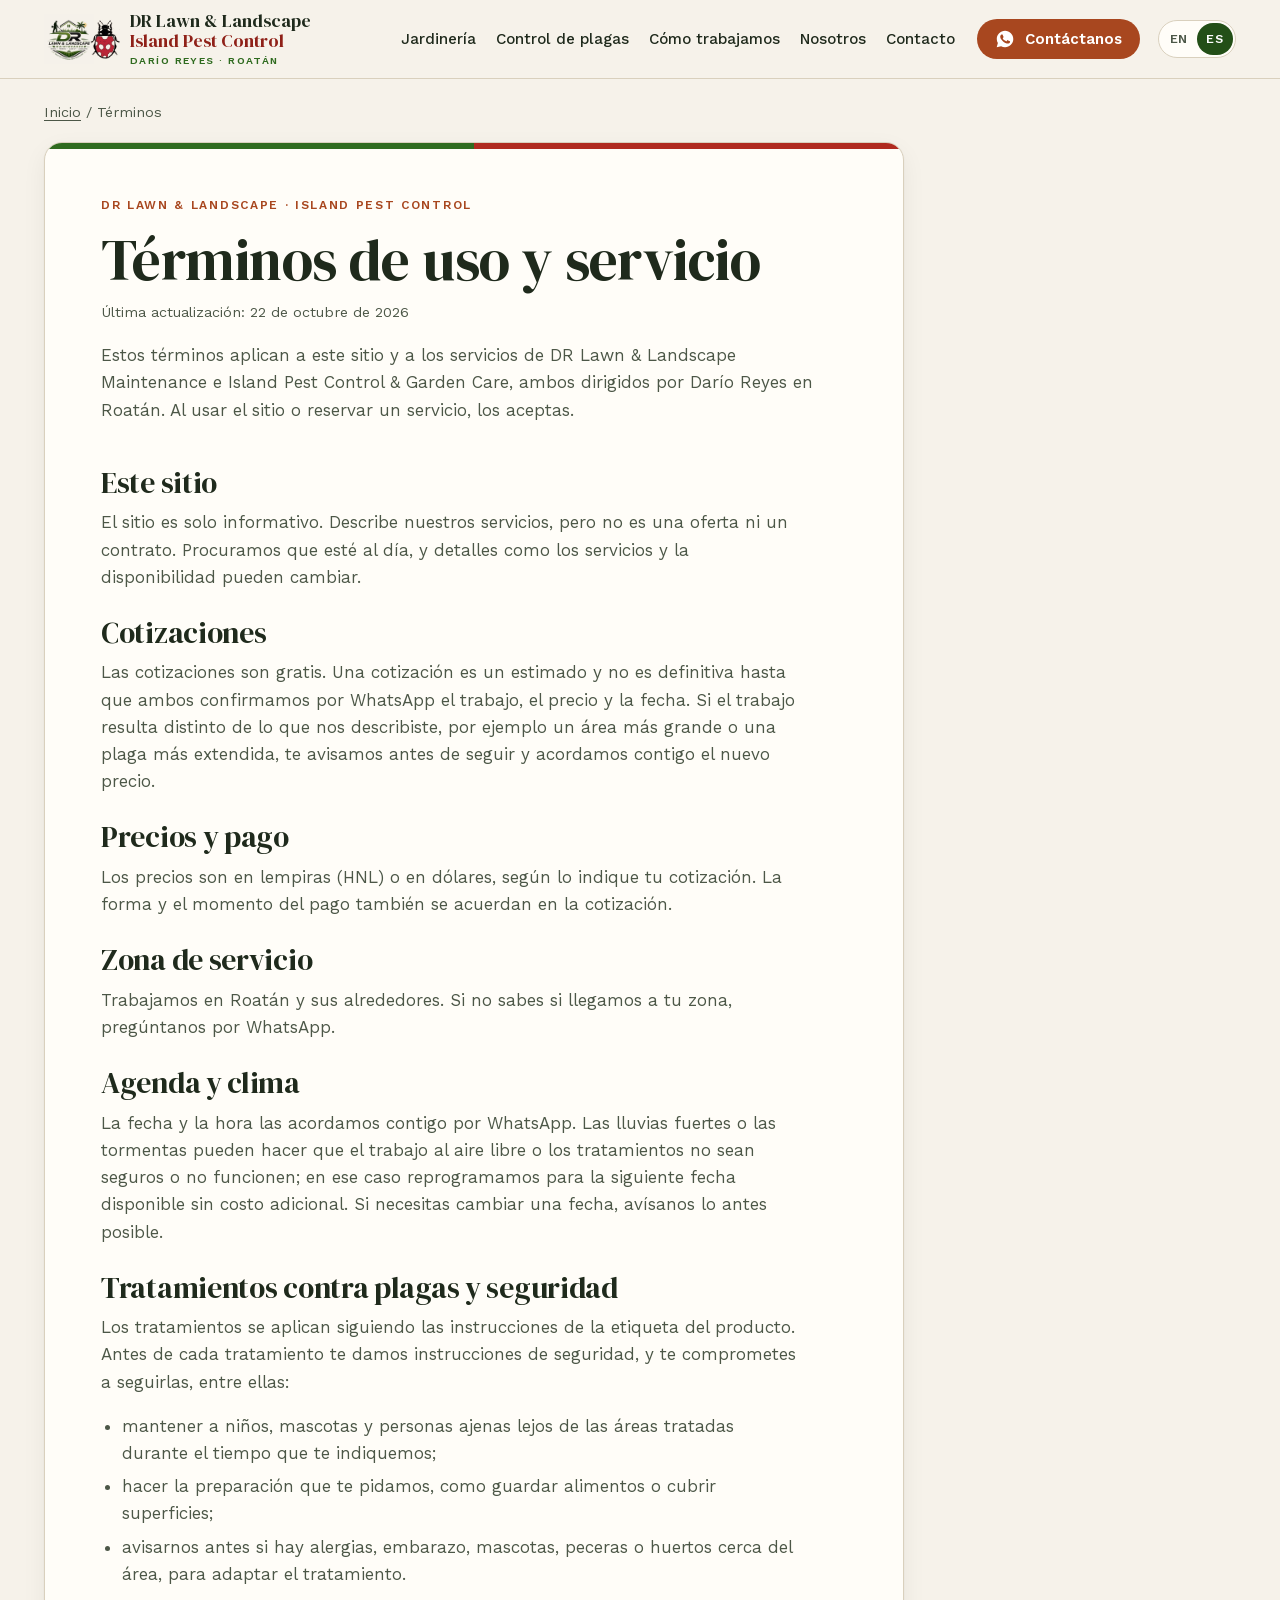
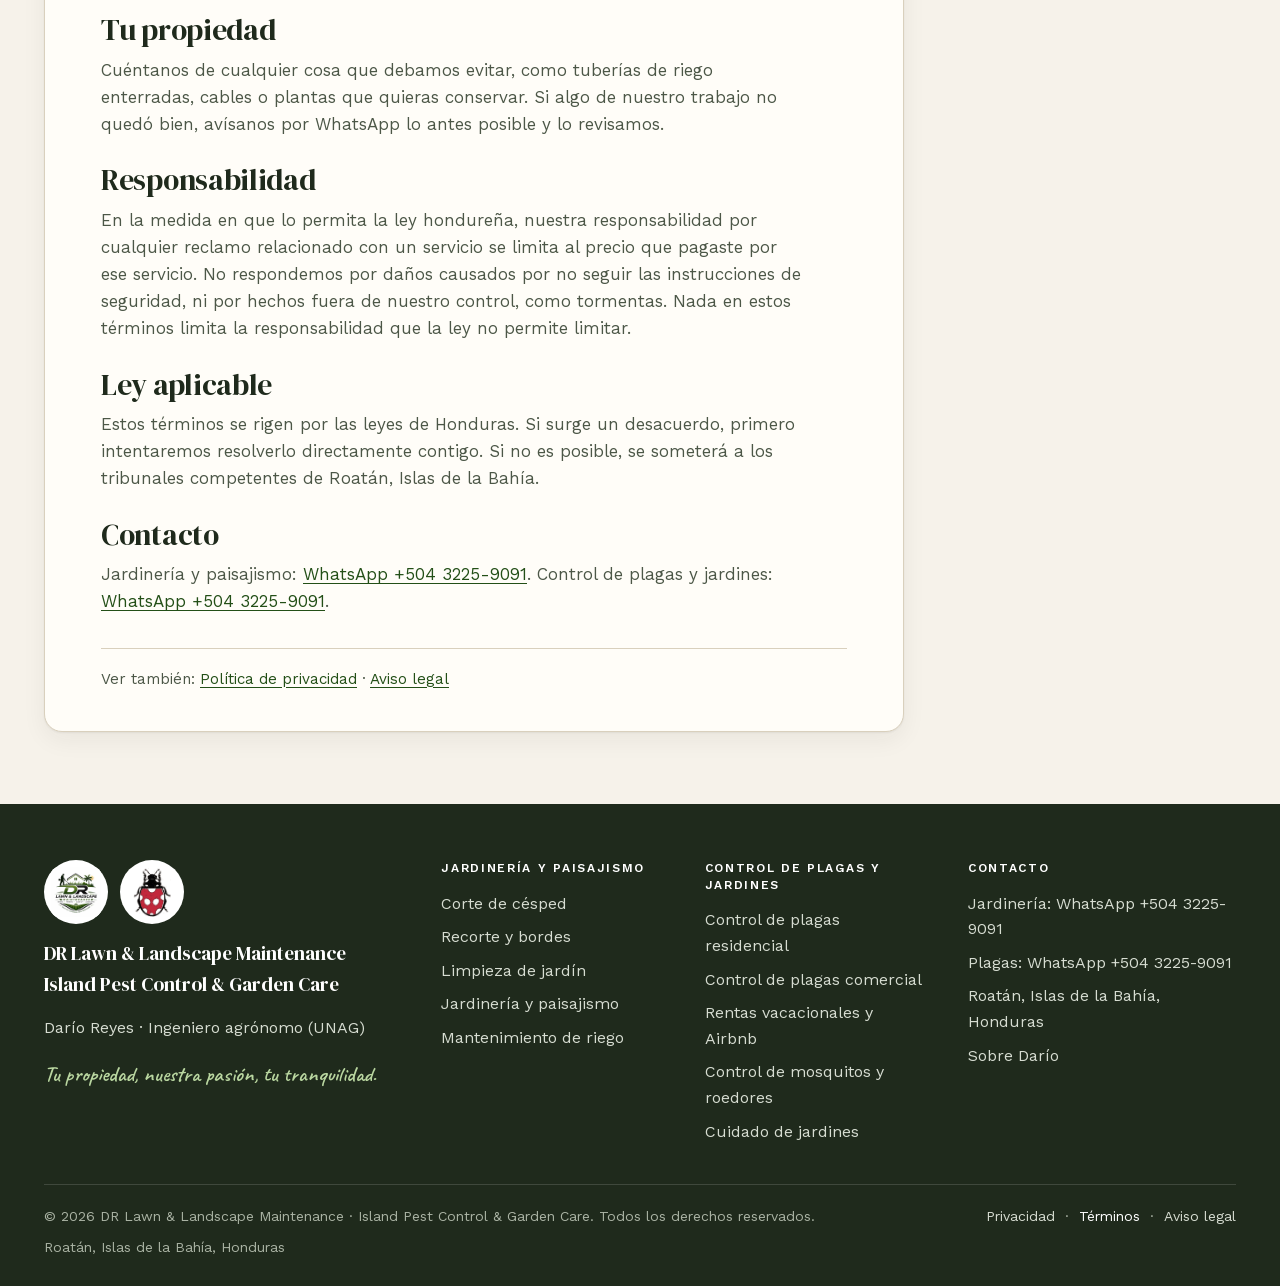
<file: es/terminos/index.html>
<!doctype html>
<html lang="es">
<head>
<meta name="google-site-verification" content="eLAcWBgbawYHVKgjj6qBlJbpfG8y035cS7dbeWm6K3U" />
<meta charset="utf-8">
<meta name="viewport" content="width=device-width, initial-scale=1">
<title>Términos de uso y servicio | DR Lawn &amp; Landscape · Island Pest Control</title>
<meta name="description" content="Términos de este sitio y de los servicios de jardinería y control de plagas de Darío Reyes en Roatán: cotizaciones gratis, precios, agenda, clima y seguridad.">
<link rel="canonical" href="https://dario-roatan.vercel.app/es/terminos/">
<link rel="alternate" hreflang="en" href="https://dario-roatan.vercel.app/terms/">
<link rel="alternate" hreflang="es" href="https://dario-roatan.vercel.app/es/terminos/">
<link rel="alternate" hreflang="x-default" href="https://dario-roatan.vercel.app/terms/">
<meta name="theme-color" content="#234f17">
<meta property="og:type" content="website">
<meta property="og:site_name" content="DR Lawn &amp; Landscape · Island Pest Control">
<meta property="og:title" content="Términos de uso y servicio | DR Lawn &amp; Landscape · Island Pest Control">
<meta property="og:description" content="Términos de este sitio y de los servicios de jardinería y control de plagas de Darío Reyes en Roatán: cotizaciones gratis, precios, agenda, clima y seguridad.">
<meta property="og:url" content="https://dario-roatan.vercel.app/es/terminos/">
<meta property="og:image" content="https://dario-roatan.vercel.app/assets/og-image.jpg">
<meta property="og:image:type" content="image/jpeg">
<meta property="og:image:width" content="1200">
<meta property="og:image:height" content="630">
<meta property="og:image:alt" content="Logos de DR Lawn &amp; Landscape Maintenance e Island Pest Control &amp; Garden Care. Darío Reyes, Roatán.">
<meta property="og:locale" content="es_HN">
<meta property="og:locale:alternate" content="en_US">
<meta name="twitter:card" content="summary_large_image">
<meta name="twitter:title" content="Términos de uso y servicio | DR Lawn &amp; Landscape · Island Pest Control">
<meta name="twitter:description" content="Términos de este sitio y de los servicios de jardinería y control de plagas de Darío Reyes en Roatán: cotizaciones gratis, precios, agenda, clima y seguridad.">
<meta name="twitter:image" content="https://dario-roatan.vercel.app/assets/og-image.jpg">
<meta name="twitter:image:alt" content="Logos de DR Lawn &amp; Landscape Maintenance e Island Pest Control &amp; Garden Care. Darío Reyes, Roatán.">
<link rel="icon" href="../../assets/favicon.svg" type="image/svg+xml">
<link rel="icon" href="../../assets/favicon-32.png" type="image/png" sizes="32x32">
<link rel="apple-touch-icon" href="../../assets/apple-touch-icon.png">
<link rel="preload" href="../../assets/fonts/dm-serif-display-400.woff2" as="font" type="font/woff2" crossorigin>
<link rel="preload" href="../../assets/fonts/work-sans-var.woff2" as="font" type="font/woff2" crossorigin>
<link rel="stylesheet" href="../../assets/styles.css?v=20261022b">
<script type="application/ld+json">
{
 "@context": "https://schema.org",
 "@graph": [
  {
   "@type": "Person",
   "@id": "https://dario-roatan.vercel.app/#dario",
   "name": "Darío Reyes",
   "jobTitle": "Ingeniero agrónomo",
   "alumniOf": {
    "@type": "CollegeOrUniversity",
    "name": "Universidad Nacional de Agricultura (UNAG)"
   }
  },
  {
   "@type": "LocalBusiness",
   "@id": "https://dario-roatan.vercel.app/#lawn",
   "name": "DR Lawn & Landscape Maintenance",
   "slogan": "Beautiful Outdoors, Well Maintained",
   "url": "https://dario-roatan.vercel.app/es/jardineria/",
   "telephone": "+50432259091",
   "logo": "https://dario-roatan.vercel.app/assets/logo-dr-lawn.jpg",
   "image": "https://dario-roatan.vercel.app/assets/og-lawn-en.jpg",
   "address": {
    "@type": "PostalAddress",
    "addressLocality": "Roatán",
    "addressRegion": "Islas de la Bahía",
    "addressCountry": "HN"
   },
   "areaServed": "Roatán, Bay Islands, Honduras",
   "founder": {
    "@id": "https://dario-roatan.vercel.app/#dario"
   },
   "knowsLanguage": [
    "en",
    "es"
   ]
  },
  {
   "@type": "LocalBusiness",
   "@id": "https://dario-roatan.vercel.app/#pest",
   "name": "Island Pest Control & Garden Care",
   "slogan": "Your peace of mind is our mission",
   "url": "https://dario-roatan.vercel.app/es/plagas/",
   "telephone": "+50432259091",
   "logo": "https://dario-roatan.vercel.app/assets/ipc-wordmark.png",
   "image": "https://dario-roatan.vercel.app/assets/og-pest-en.jpg",
   "address": {
    "@type": "PostalAddress",
    "addressLocality": "Roatán",
    "addressRegion": "Islas de la Bahía",
    "addressCountry": "HN"
   },
   "areaServed": "Roatán, Bay Islands, Honduras",
   "founder": {
    "@id": "https://dario-roatan.vercel.app/#dario"
   },
   "knowsLanguage": [
    "en",
    "es"
   ]
  },
  {
   "@type": "WebPage",
   "@id": "https://dario-roatan.vercel.app/es/terminos/",
   "url": "https://dario-roatan.vercel.app/es/terminos/",
   "name": "Términos de uso y servicio | DR Lawn & Landscape · Island Pest Control",
   "inLanguage": "es",
   "dateModified": "2026-10-22",
   "about": [
    {
     "@id": "https://dario-roatan.vercel.app/#lawn"
    },
    {
     "@id": "https://dario-roatan.vercel.app/#pest"
    }
   ]
  }
 ]
}
</script>
<script>document.documentElement.classList.add("js")</script>
</head>
<body>
<svg width="0" height="0" style="position:absolute" aria-hidden="true" focusable="false"><symbol id="i-mower" viewBox="0 0 24 24"><path d="M3 17h12l2-6H6z"/><circle cx="6" cy="18" r="2"/><circle cx="15" cy="18" r="2"/><path d="M17 11l3-7h2"/></symbol><symbol id="i-scissors" viewBox="0 0 24 24"><circle cx="6" cy="6" r="3"/><circle cx="6" cy="18" r="3"/><path d="M8.1 8.1L20 20M8.1 15.9L20 4"/></symbol><symbol id="i-rake" viewBox="0 0 24 24"><path d="M12 2v12"/><path d="M5 14h14"/><path d="M5 14v6M8.5 14v5M12 14v6M15.5 14v5M19 14v6"/></symbol><symbol id="i-sprout" viewBox="0 0 24 24"><path d="M12 21v-9"/><path d="M12 12c0-4 3-7 8-7 0 4-3 7-8 7z"/><path d="M12 14c0-3-2.5-5.5-7-5.5 0 3 2.5 5.5 7 5.5z"/></symbol><symbol id="i-leaf" viewBox="0 0 24 24"><path d="M5 19c0-8 5-14 15-15-1 10-7 15-15 15z"/><path d="M5 19l8-8"/></symbol><symbol id="i-design" viewBox="0 0 24 24"><path d="M3 21h18"/><path d="M5 21V10l7-5 7 5v11"/><path d="M9 21v-5h6v5"/><path d="M12 5V2"/></symbol><symbol id="i-drop" viewBox="0 0 24 24"><path d="M12 3s6 6.5 6 11a6 6 0 0 1-12 0c0-4.5 6-11 6-11z"/><path d="M9.5 15a2.5 2.5 0 0 0 2.5 2.5"/></symbol><symbol id="i-plus" viewBox="0 0 24 24"><circle cx="12" cy="12" r="9"/><path d="M12 8v8M8 12h8"/></symbol><symbol id="i-home" viewBox="0 0 24 24"><path d="M3 11l9-7 9 7"/><path d="M5 10v10h14V10"/><path d="M10 20v-6h4v6"/></symbol><symbol id="i-key" viewBox="0 0 24 24"><circle cx="8" cy="15" r="4"/><path d="M11 12l9-9M16 7l3 3M14 9l2 2"/></symbol><symbol id="i-building" viewBox="0 0 24 24"><path d="M4 21V5l8-2v18"/><path d="M12 8h8v13"/><path d="M3 21h18"/><path d="M7 8h2M7 12h2M7 16h2M15 12h2M15 16h2"/></symbol><symbol id="i-shield" viewBox="0 0 24 24"><path d="M12 3l8 3v6c0 5-3.5 8-8 9-4.5-1-8-4-8-9V6z"/><path d="M8.5 12l2.5 2.5 4.5-5"/></symbol><symbol id="i-pin" viewBox="0 0 24 24"><path d="M12 21s-7-6.2-7-12a7 7 0 0 1 14 0c0 5.8-7 12-7 12z"/><circle cx="12" cy="9" r="2.5"/></symbol><symbol id="i-award" viewBox="0 0 24 24"><circle cx="12" cy="9" r="6"/><path d="M9.5 9l2 2 3.5-3.5"/><path d="M8.5 14L7 22l5-3 5 3-1.5-8"/></symbol><symbol id="i-calendar" viewBox="0 0 24 24"><rect x="3" y="5" width="18" height="16" rx="2"/><path d="M3 10h18M8 3v4M16 3v4"/><path d="M8 14h2M12 14h2M16 14h0M8 17h2M12 17h2"/></symbol><symbol id="i-phone" viewBox="0 0 24 24"><path d="M5 4h4l2 5-2.5 1.5a11 11 0 0 0 5 5L15 13l5 2v4a2 2 0 0 1-2 2A16 16 0 0 1 3 6a2 2 0 0 1 2-2z"/></symbol><symbol id="i-quote" viewBox="0 0 24 24"><path d="M7 7h4v4c0 3-1.5 5-4 6M15 7h4v4c0 3-1.5 5-4 6"/></symbol><symbol id="i-menu" viewBox="0 0 24 24"><path d="M4 7h16M4 12h16M4 17h16"/></symbol><symbol id="i-arrow" viewBox="0 0 24 24"><path d="M5 12h14M13 6l6 6-6 6"/></symbol><symbol id="i-wa" viewBox="0 0 24 24"><path d="M12.04 2C6.58 2 2.13 6.45 2.13 11.91c0 1.75.46 3.45 1.32 4.95L2.05 22l5.25-1.38c1.45.79 3.08 1.21 4.74 1.21 5.46 0 9.91-4.45 9.91-9.91C21.95 6.45 17.5 2 12.04 2zm5.79 14.11c-.24.68-1.42 1.3-1.95 1.35-.5.05-1.13.07-1.82-.11-.42-.13-.96-.31-1.65-.61-2.9-1.25-4.8-4.17-4.94-4.36-.14-.19-1.18-1.57-1.18-3s.75-2.13 1.02-2.42c.27-.29.58-.36.78-.36h.56c.18 0 .42-.07.66.5.24.58.82 2 .89 2.15.07.15.12.32.02.51-.1.19-.15.31-.29.48-.14.17-.3.38-.43.51-.14.14-.29.3-.13.58.17.29.75 1.23 1.6 1.99 1.1.98 2.03 1.28 2.32 1.43.29.14.46.12.63-.07.17-.19.72-.84.92-1.13.19-.29.39-.24.65-.14.27.1 1.69.8 1.98.94.29.14.48.22.55.34.07.12.07.7-.17 1.38z"/></symbol>
<symbol id="i-bug" viewBox="0 0 24 24"><path d="M12 7c-3.9 0-7 3-7 7s3.1 7 7 7 7-3 7-7-3.1-7-7-7z"/><path d="M12 7v14"/><path d="M9.5 7.5L7.5 4M14.5 7.5l2-3.5"/><circle cx="8.5" cy="13" r="1"/><circle cx="15.5" cy="13" r="1"/><circle cx="9" cy="17" r="1"/><circle cx="15" cy="17" r="1"/></symbol><symbol id="i-spray" viewBox="0 0 24 24"><rect x="8" y="10" width="8" height="11" rx="2"/><path d="M10 10V7h4v3M14 7h2.5l2-2M17.5 3.5l1 1M19.5 6.5l1 .5M19 9l1 1"/></symbol><symbol id="i-wing" viewBox="0 0 24 24"><path d="M12 10v10"/><path d="M12 10C9 4 4 4 3 7s4 5 9 3zM12 10c3-6 8-6 9-3s-4 5-9 3z"/><path d="M10 20l2-2 2 2"/></symbol><symbol id="i-camera" viewBox="0 0 24 24"><path d="M4 8h3l2-3h6l2 3h3v11H4z"/><circle cx="12" cy="13" r="3.5"/></symbol></svg>
<a class="skip" href="#main">Saltar al contenido</a>
<header class="site-header">
  <div class="wrap nav" id="nav">
    <a class="brand" href="../../es/" aria-label="DR Lawn &amp; Landscape · Island Pest Control, inicio">
      <span class="brand-marks"><img class="m-dr" src="../../assets/logo-dr-lawn.jpg" width="50" height="50" alt=""><img class="m-ipc" src="../../assets/ipc-mark.png" width="30" height="39" alt=""></span>
      <span class="brand-name" aria-hidden="true"><span class="l1">DR Lawn &amp; Landscape</span><span class="sep">·</span><span class="l2">Island Pest Control</span><small>Darío Reyes · Roatán</small></span>
    </a>
    <div class="lang" role="group" aria-label="Idioma"><a href="../../terms/" lang="en" hreflang="en" aria-label="English">EN</a><span aria-current="true" lang="es">ES</span></div>
    <button class="nav-toggle" type="button" aria-expanded="false" aria-controls="nav-menu" aria-label="Menú"><svg class="icon" aria-hidden="true" focusable="false"><use href="#i-menu"/></svg></button>
    <nav class="nav-menu" id="nav-menu" aria-label="Menú">
      <ul class="nav-links"><li><a href="../../es/jardineria/">Jardinería</a></li><li><a href="../../es/plagas/">Control de plagas</a></li><li><a href="../../es/#how">Cómo trabajamos</a></li><li><a href="../../es/#about">Nosotros</a></li><li><a href="../../es/#contact">Contacto</a></li></ul>
      <a class="btn btn-terra btn-sm" href="../../es/#contact"><svg class="icon icon-fill" aria-hidden="true" focusable="false"><use href="#i-wa"/></svg>Contáctanos</a>
    </nav>
  </div>
</header>
<main id="main" class="legal">
  <div class="wrap crumbs"><a href="../../es/">Inicio</a> / Términos</div>
  <div class="wrap">
    <article class="legal-card" aria-labelledby="hero-title">
      <p class="kicker">DR Lawn &amp; Landscape · Island Pest Control</p>
      <h1 id="hero-title">Términos de uso y servicio</h1>
      <p class="legal-updated"><time datetime="2026-10-22">Última actualización: 22 de octubre de 2026</time></p>
      <p class="lead">Estos términos aplican a este sitio y a los servicios de DR Lawn &amp; Landscape Maintenance e Island Pest Control &amp; Garden Care, ambos dirigidos por Darío Reyes en Roatán. Al usar el sitio o reservar un servicio, los aceptas.</p>
      <div class="legal-body"><section aria-labelledby="s1"><h2 id="s1">Este sitio</h2><p>El sitio es solo informativo. Describe nuestros servicios, pero no es una oferta ni un contrato. Procuramos que esté al día, y detalles como los servicios y la disponibilidad pueden cambiar.</p></section><section aria-labelledby="s2"><h2 id="s2">Cotizaciones</h2><p>Las cotizaciones son gratis. Una cotización es un estimado y no es definitiva hasta que ambos confirmamos por WhatsApp el trabajo, el precio y la fecha. Si el trabajo resulta distinto de lo que nos describiste, por ejemplo un área más grande o una plaga más extendida, te avisamos antes de seguir y acordamos contigo el nuevo precio.</p></section><section aria-labelledby="s3"><h2 id="s3">Precios y pago</h2><p>Los precios son en lempiras (HNL) o en dólares, según lo indique tu cotización. La forma y el momento del pago también se acuerdan en la cotización.</p></section><section aria-labelledby="s4"><h2 id="s4">Zona de servicio</h2><p>Trabajamos en Roatán y sus alrededores. Si no sabes si llegamos a tu zona, pregúntanos por WhatsApp.</p></section><section aria-labelledby="s5"><h2 id="s5">Agenda y clima</h2><p>La fecha y la hora las acordamos contigo por WhatsApp. Las lluvias fuertes o las tormentas pueden hacer que el trabajo al aire libre o los tratamientos no sean seguros o no funcionen; en ese caso reprogramamos para la siguiente fecha disponible sin costo adicional. Si necesitas cambiar una fecha, avísanos lo antes posible.</p></section><section aria-labelledby="s6"><h2 id="s6">Tratamientos contra plagas y seguridad</h2><p>Los tratamientos se aplican siguiendo las instrucciones de la etiqueta del producto. Antes de cada tratamiento te damos instrucciones de seguridad, y te comprometes a seguirlas, entre ellas:</p><ul><li>mantener a niños, mascotas y personas ajenas lejos de las áreas tratadas durante el tiempo que te indiquemos;</li><li>hacer la preparación que te pidamos, como guardar alimentos o cubrir superficies;</li><li>avisarnos antes si hay alergias, embarazo, mascotas, peceras o huertos cerca del área, para adaptar el tratamiento.</li></ul></section><section aria-labelledby="s7"><h2 id="s7">Tu propiedad</h2><p>Cuéntanos de cualquier cosa que debamos evitar, como tuberías de riego enterradas, cables o plantas que quieras conservar. Si algo de nuestro trabajo no quedó bien, avísanos por WhatsApp lo antes posible y lo revisamos.</p></section><section aria-labelledby="s8"><h2 id="s8">Responsabilidad</h2><p>En la medida en que lo permita la ley hondureña, nuestra responsabilidad por cualquier reclamo relacionado con un servicio se limita al precio que pagaste por ese servicio. No respondemos por daños causados por no seguir las instrucciones de seguridad, ni por hechos fuera de nuestro control, como tormentas. Nada en estos términos limita la responsabilidad que la ley no permite limitar.</p></section><section aria-labelledby="s9"><h2 id="s9">Ley aplicable</h2><p>Estos términos se rigen por las leyes de Honduras. Si surge un desacuerdo, primero intentaremos resolverlo directamente contigo. Si no es posible, se someterá a los tribunales competentes de Roatán, Islas de la Bahía.</p></section><section aria-labelledby="s10"><h2 id="s10">Contacto</h2><p>Jardinería y paisajismo: <a href="https://wa.me/50432259091" target="_blank" rel="noopener">WhatsApp +504 3225-9091</a>. Control de plagas y jardines: <a href="https://wa.me/50432259091" target="_blank" rel="noopener">WhatsApp +504 3225-9091</a>.</p></section></div>
      <p class="legal-more">Ver también: <a href="../../es/privacidad/">Política de privacidad</a> · <a href="../../es/aviso-legal/">Aviso legal</a></p>
    </article>
  </div>
</main>
<footer class="site-footer">
  <div class="wrap">
    <div class="footer-grid">
      <div>
        <div class="footer-brand">
          <span class="fm"><img src="../../assets/logo-dr-lawn.jpg" width="54" height="54" alt="" loading="lazy"></span>
          <span class="fm"><img src="../../assets/ipc-mark.png" width="40" height="52" alt="" loading="lazy"></span>
        </div>
        <p style="margin-top:14px"><strong style="font-family:var(--serif);font-weight:400;font-size:1.2rem;color:#fff">DR Lawn &amp; Landscape Maintenance<br>Island Pest Control &amp; Garden Care</strong></p>
        <p>Darío Reyes · Ingeniero agrónomo (UNAG)</p>
        <span class="footer-tag">Tu propiedad, nuestra pasión, tu tranquilidad.</span>
      </div>
      <nav aria-labelledby="f-lawn-es"><h2 id="f-lawn-es">Jardinería y paisajismo</h2><ul>
        <li><a href="../../es/jardineria/">Corte de césped</a></li>
        <li><a href="../../es/jardineria/">Recorte y bordes</a></li>
        <li><a href="../../es/jardineria/">Limpieza de jardín</a></li>
        <li><a href="../../es/jardineria/">Jardinería y paisajismo</a></li>
        <li><a href="../../es/jardineria/">Mantenimiento de riego</a></li></ul></nav>
      <nav aria-labelledby="f-pest-es"><h2 id="f-pest-es">Control de plagas y jardines</h2><ul>
        <li><a href="../../es/plagas/">Control de plagas residencial</a></li>
        <li><a href="../../es/plagas/">Control de plagas comercial</a></li>
        <li><a href="../../es/plagas/">Rentas vacacionales y Airbnb</a></li>
        <li><a href="../../es/plagas/">Control de mosquitos y roedores</a></li>
        <li><a href="../../es/plagas/">Cuidado de jardines</a></li></ul></nav>
      <div><h2>Contacto</h2>
        <ul>
          <li>Jardinería: <a href="https://wa.me/50432259091?text=Hola%20DR%20Lawn%20%26%20Landscape%2C%20me%20gustar%C3%ADa%20una%20cotizaci%C3%B3n%20gratis%20para%20mi%20propiedad." target="_blank" rel="noopener">WhatsApp +504 3225-9091</a></li>
          <li>Plagas: <a href="https://wa.me/50432259091?text=Hola%20Island%20Pest%20Control%2C%20quiero%20agendar%20una%20inspecci%C3%B3n." target="_blank" rel="noopener">WhatsApp +504 3225-9091</a></li>
          <li>Roatán, Islas de la Bahía, Honduras</li>
          <li><a href="../../es/#about">Sobre Darío</a></li>
        </ul>
      </div>
    </div>
    <div class="footer-bottom">
      <span>&copy; 2026 DR Lawn &amp; Landscape Maintenance · Island Pest Control &amp; Garden Care. Todos los derechos reservados.</span>
      <nav class="footer-legal" aria-label="Legal"><a href="../../es/privacidad/">Privacidad</a><span aria-hidden="true">·</span><a href="../../es/terminos/" aria-current="page">Términos</a><span aria-hidden="true">·</span><a href="../../es/aviso-legal/">Aviso legal</a></nav>
      <span>Roatán, Islas de la Bahía, Honduras</span>
    </div>
  </div>
</footer>

<div class="wa-bar">
  <a class="btn btn-wa" href="https://wa.me/50432259091?text=Hola%20DR%20Lawn%20%26%20Landscape%2C%20me%20gustar%C3%ADa%20una%20cotizaci%C3%B3n%20gratis%20para%20mi%20propiedad." target="_blank" rel="noopener"><svg class="icon icon-fill" aria-hidden="true" focusable="false"><use href="#i-wa"/></svg><span>Jardinería<small>+504 3225-9091</small></span></a>
  <a class="btn btn-red" href="https://wa.me/50432259091?text=Hola%20Island%20Pest%20Control%2C%20quiero%20agendar%20una%20inspecci%C3%B3n." target="_blank" rel="noopener"><svg class="icon icon-fill" aria-hidden="true" focusable="false"><use href="#i-wa"/></svg><span>Plagas<small>+504 3225-9091</small></span></a>
</div>

<script src="../../assets/site.js?v=20261022b" defer></script>
<!-- Cloudflare Web Analytics --><script type='module' src='https://static.cloudflareinsights.com/beacon.min.js' data-cf-beacon='{"token": "138e7115485747debf387de6c91d4e39"}'></script><!-- End Cloudflare Web Analytics -->
</body>
</html>
</file>
<file: assets/styles.css>
/* Darío Reyes · Roatán: DR Lawn & Landscape + Island Pest Control. One stylesheet, mobile-first.
   Evolved from the DR Lawn earthy editorial look. Pest line = secondary red accent, same system. */
/* Self-hosted fonts (latin subset covers Spanish). No third-party requests. */
@font-face { font-family: "DM Serif Display"; font-style: normal; font-weight: 400; font-display: swap; src: url("fonts/dm-serif-display-400.woff2") format("woff2"); }
@font-face { font-family: "Work Sans"; font-style: normal; font-weight: 400 600; font-display: swap; src: url("fonts/work-sans-var.woff2") format("woff2"); }
@font-face { font-family: "Caveat"; font-style: normal; font-weight: 600; font-display: swap; src: url("fonts/caveat-600.woff2") format("woff2"); }
:root {
  --cream: #f6f2ea;
  --paper: #fffdf8;
  --sand: #ebe3d3;
  --ink: #1f2a1c;
  --muted: #4c5747;
  --green: #2f6b1f;
  --green-deep: #234f17;
  --green-night: #17290f;
  --green-soft: #dfe8d3;
  --terra: #a8471f;
  --terra-deep: #8e3b19;
  --terra-soft: #f2c9a8;
  --red: #b02a1f;          /* Island Pest Control accent (ladybug), AA with white */
  --red-deep: #8f2118;
  --red-soft: #f5e0da;
  --line: #d9d0bd;
  --wa: #1e7a46;
  --accent: var(--green);
  --accent-deep: var(--green-deep);
  --accent-soft: var(--green-soft);
  --radius: 14px;
  --shadow: 0 1px 2px rgba(31, 42, 28, .06), 0 8px 24px rgba(31, 42, 28, .06);
  --serif: "DM Serif Display", Georgia, "Times New Roman", serif;
  --sans: "Work Sans", system-ui, -apple-system, "Segoe UI", Roboto, sans-serif;
  --script: "Caveat", "Segoe Script", cursive;
  --wrap: 1240px;
  --gutter: 16px;
}
.line-pest { --accent: var(--red); --accent-deep: var(--red-deep); --accent-soft: var(--red-soft); }

*, *::before, *::after { box-sizing: border-box; }
html { -webkit-text-size-adjust: 100%; scroll-behavior: smooth; scroll-padding-top: 84px; }
body { margin: 0; background: var(--cream); color: var(--ink); font: 400 1rem/1.6 var(--sans); overflow-x: hidden; }
img, svg { display: block; max-width: 100%; }
img { height: auto; }
a { color: var(--green-deep); text-underline-offset: 3px; }
h1, h2, h3 { font-family: var(--serif); font-weight: 400; line-height: 1.1; margin: 0; letter-spacing: -.01em; }
h3 { font-family: var(--sans); font-weight: 600; font-size: 1.125rem; letter-spacing: 0; line-height: 1.3; }
p { margin: 0 0 1em; }
p:last-child { margin-bottom: 0; }
ul, ol { margin: 0; padding: 0; list-style: none; }
:focus-visible { outline: 3px solid var(--terra); outline-offset: 3px; border-radius: 4px; }

.wrap { width: 100%; max-width: var(--wrap); margin: 0 auto; padding: 0 var(--gutter); }
@media (min-width: 640px) { :root { --gutter: 24px; } }
.skip { position: absolute; left: 12px; top: -60px; z-index: 100; background: var(--ink); color: #fff; padding: 10px 16px; border-radius: 8px; text-decoration: none; }
.skip:focus { top: 12px; }
.sr-only { position: absolute; width: 1px; height: 1px; overflow: hidden; clip: rect(0 0 0 0); white-space: nowrap; }
.icon { width: 24px; height: 24px; flex: none; fill: none; stroke: currentColor; stroke-width: 1.7; stroke-linecap: round; stroke-linejoin: round; }
.icon-fill { fill: currentColor; stroke: none; }

/* ---------- Buttons ---------- */
.btn { display: inline-flex; align-items: center; justify-content: center; gap: 10px; min-height: 48px; padding: 12px 22px; border-radius: 999px; border: 2px solid transparent; font: 600 1rem/1.2 var(--sans); text-decoration: none; cursor: pointer; transition: background-color .2s, color .2s, border-color .2s; text-align: center; }
.btn .icon { width: 20px; height: 20px; }
.btn-wa { background: var(--wa); color: #fff; }
.btn-wa:hover { background: #17633a; }
.btn-terra { background: var(--terra); color: #fff; }
.btn-terra:hover { background: var(--terra-deep); }
.btn-red { background: var(--red); color: #fff; }
.btn-red:hover { background: var(--red-deep); }
.btn-ghost { border-color: var(--accent-deep); color: var(--accent-deep); background: transparent; }
.btn-ghost:hover { background: var(--accent-deep); color: #fff; }
.btn-light { background: var(--paper); color: var(--green-deep); }
.btn-sm { min-height: 40px; padding: 8px 16px; font-size: .9375rem; }
.text-link { display: inline-flex; align-items: center; gap: 8px; font-weight: 600; color: var(--accent-deep); text-decoration: none; padding: 6px 0; }
.text-link:hover { text-decoration: underline; }
.text-link .icon { width: 18px; height: 18px; }

/* ---------- Header ---------- */
.site-header { position: sticky; top: 0; z-index: 50; background: rgba(246, 242, 234, .95); backdrop-filter: saturate(1.2) blur(8px); -webkit-backdrop-filter: saturate(1.2) blur(8px); border-bottom: 1px solid var(--line); }
.nav { display: flex; align-items: center; gap: 10px; min-height: 68px; }
.brand { display: flex; align-items: center; gap: 10px; text-decoration: none; color: var(--ink); margin-right: auto; min-width: 0; }
.brand-marks { display: flex; align-items: center; flex: none; }
.brand-marks img { mix-blend-mode: multiply; }
.brand-marks .m-dr { width: 42px; height: 42px; }
.brand-marks .m-ipc { width: 26px; height: auto; margin-left: -4px; }
.brand-name { font-family: var(--serif); font-size: 1rem; line-height: 1.1; min-width: 0; }
.brand-name .l1, .brand-name .l2 { display: block; white-space: nowrap; }
.brand-name .l2 { color: var(--red-deep); }
.brand-name .sep { display: none; }
.brand-name small { display: block; font: 600 .64rem/1.3 var(--sans); letter-spacing: .14em; text-transform: uppercase; color: var(--green); margin-top: 3px; }
@media (max-width: 479px) {
  .brand-name { font-size: .86rem; }
  .brand-marks .m-dr { width: 36px; height: 36px; }
  .brand-marks .m-ipc { width: 22px; }
}
.nav-menu { display: flex; align-items: center; gap: 22px; }
.nav-links { display: flex; gap: 20px; }
.nav-links a { color: var(--ink); text-decoration: none; font-weight: 500; font-size: .95rem; padding: 6px 0; white-space: nowrap; }
.nav-links a:hover, .nav-links a[aria-current="page"] { color: var(--green); text-decoration: underline; }
.nav-menu .btn { white-space: nowrap; }
.lang { display: inline-flex; border: 1px solid var(--line); border-radius: 999px; padding: 2px; background: var(--paper); flex: none; }
.lang a, .lang span { display: inline-flex; align-items: center; justify-content: center; min-width: 36px; min-height: 32px; padding: 0 8px; border-radius: 999px; font: 600 .78rem/1 var(--sans); letter-spacing: .06em; text-decoration: none; color: var(--muted); }
.lang [aria-current="true"] { background: var(--green-deep); color: #fff; }
.lang a:hover { color: var(--green-deep); }
.nav-toggle { display: none; align-items: center; justify-content: center; width: 44px; height: 44px; border: 1px solid var(--line); border-radius: 10px; background: var(--paper); color: var(--ink); cursor: pointer; flex: none; }
@media (max-width: 1099px) {
  .nav-menu { position: absolute; top: 100%; left: 0; right: 0; flex-direction: column; align-items: stretch; gap: 0; background: var(--cream); border-bottom: 1px solid var(--line); padding: 8px var(--gutter) 20px; }
  .nav-links { flex-direction: column; gap: 0; }
  .nav-links a { display: block; padding: 14px 0; border-bottom: 1px solid var(--line); font-size: 1.05rem; }
  .nav-menu .btn { width: 100%; margin-top: 16px; }
  .js .nav-toggle { display: inline-flex; }
  .js .nav-menu { display: none; }
  .js .nav-open .nav-menu { display: flex; }
  html:not(.js) .nav { flex-wrap: wrap; }
  html:not(.js) .nav-menu { position: static; padding: 0 0 16px; border: 0; width: 100%; }
}
@media (min-width: 1100px) {
  .nav { min-height: 78px; gap: 18px; }
  .lang { order: 3; }
  .brand-name { font-size: 1.12rem; }
  .brand-marks .m-dr { width: 50px; height: 50px; }
  .brand-marks .m-ipc { width: 30px; }
}

/* ---------- Sections ---------- */
section { padding: 64px 0; }
.kicker { display: inline-block; font: 600 .75rem/1.4 var(--sans); letter-spacing: .14em; text-transform: uppercase; color: var(--terra); margin-bottom: 14px; }
.line-pest .kicker { color: var(--red); }
.h2 { font-size: clamp(2rem, 5.4vw, 3rem); }
.lead { font-size: 1.0625rem; color: var(--muted); }
.section-head { max-width: 720px; margin-bottom: 36px; }
.section-head .lead { margin-top: 14px; }
.split { display: grid; gap: 28px; }
@media (min-width: 960px) {
  section { padding: 96px 0; }
  .split { grid-template-columns: 5fr 7fr; gap: 64px; align-items: start; }
}
.band-paper { background: var(--paper); border-top: 1px solid var(--line); border-bottom: 1px solid var(--line); }

/* ---------- Hero (home) ---------- */
.hero { padding: 44px 0 56px; }
.hero-top { max-width: 860px; }
.hero h1 { font-size: clamp(2.4rem, 8vw, 4.6rem); }
.hero .lead { font-size: 1.125rem; max-width: 56ch; margin-top: 18px; }
.script { display: block; font-family: var(--script); font-weight: 600; color: var(--green); font-size: clamp(1.6rem, 5vw, 2.1rem); line-height: 1.15; margin: 16px 0 6px; }
.entries { display: grid; gap: 16px; margin-top: 36px; }
@media (min-width: 860px) { .entries { grid-template-columns: 1fr 1fr; gap: 22px; } }
.entry { background: var(--paper); border: 1px solid var(--line); border-top: 6px solid var(--accent); border-radius: var(--radius); padding: 26px 22px; box-shadow: var(--shadow); display: flex; flex-direction: column; gap: 14px; }
.entry-head { display: flex; align-items: center; gap: 14px; }
.entry-head img { mix-blend-mode: multiply; flex: none; }
.entry-head .lg-dr { width: 64px; height: 64px; }
.entry-head .lg-ipc { width: 46px; height: auto; }
.entry-name { font: 600 .75rem/1.35 var(--sans); letter-spacing: .12em; text-transform: uppercase; color: var(--accent-deep); }
.entry h2 { font-size: clamp(1.6rem, 4vw, 2.1rem); }
.entry .tags { color: var(--muted); font-size: .95rem; }
.entry .lead { margin: 0; font-size: 1.0625rem; max-width: none; }
.entry-cta { display: flex; flex-direction: column; align-items: flex-start; gap: 10px; margin-top: auto; padding-top: 6px; }
@media (min-width: 960px) { .hero { padding: 72px 0 88px; } .entry { padding: 32px 30px; } }

/* ---------- Facts strip ---------- */
.facts { background: var(--green-deep); color: #eef3e8; padding: 28px 0; }
.facts dl { display: grid; gap: 18px; margin: 0; }
.facts dt { font: 600 .7rem/1.4 var(--sans); letter-spacing: .14em; text-transform: uppercase; color: var(--terra-soft); }
.facts dd { margin: 4px 0 0; font-family: var(--serif); font-size: 1.25rem; line-height: 1.25; color: #fff; }
@media (min-width: 720px) { .facts dl { grid-template-columns: repeat(2, 1fr); } }
@media (min-width: 1100px) {
  .facts { padding: 34px 0; }
  .facts dl { grid-template-columns: repeat(4, 1fr); gap: 0; }
  .facts dl > div { padding: 0 26px; border-left: 1px solid rgba(255, 255, 255, .2); }
  .facts dl > div:first-child { padding-left: 0; border-left: 0; }
}

/* ---------- Service line sections (home) ---------- */
.line-intro .script { color: var(--accent); }
.line-intro .btns { display: flex; flex-wrap: wrap; gap: 10px; margin-top: 24px; }
.svc-list { border-top: 1px solid var(--line); }
.svc-list li { display: grid; grid-template-columns: 44px 1fr; gap: 6px 16px; padding: 18px 0; border-bottom: 1px solid var(--line); }
.svc-list .icon-dot { width: 44px; height: 44px; border-radius: 50%; background: var(--accent-soft); color: var(--accent-deep); display: grid; place-items: center; grid-row: span 2; }
.svc-list .icon-dot .icon { width: 22px; height: 22px; }
.svc-list h3 { font-family: var(--serif); font-weight: 400; font-size: 1.4rem; }
.svc-list p { color: var(--muted); font-size: .975rem; }
.svc-list .sub { grid-column: 2; color: var(--muted); font-size: .92rem; margin-top: 2px; }
.also { margin-top: 18px; font-size: .95rem; color: var(--muted); }
.also strong { color: var(--ink); }
.also a { font-weight: 600; }
.pest-chips { display: flex; flex-wrap: wrap; gap: 8px; margin: 4px 0 22px; }
.pest-chips a { display: inline-flex; align-items: center; gap: 8px; min-height: 40px; padding: 8px 14px; border-radius: 999px; background: var(--paper); border: 1px solid var(--line); color: var(--ink); text-decoration: none; font-weight: 500; font-size: .94rem; }
.pest-chips a::before { content: ""; width: 9px; height: 9px; border-radius: 50%; background: var(--red); box-shadow: inset -2px -2px 0 rgba(0,0,0,.18); }
.pest-chips a:hover { border-color: var(--red); color: var(--red-deep); }
.chips-note { font-size: .9rem; color: var(--muted); margin-bottom: 10px; }

/* ---------- How we work (table) ---------- */
.how { background: var(--green-night); color: #e9efe3; }
.how .kicker { color: var(--terra-soft); }
.how .h2 { color: #fff; }
.how .lead { color: #cfd9c6; max-width: 62ch; }
.how-table { width: 100%; table-layout: fixed; border-collapse: collapse; margin-top: 36px; font-size: .98rem; }
.how-table th, .how-table td { text-align: left; vertical-align: top; padding: 16px 18px; border-top: 1px solid rgba(255, 255, 255, .18); }
.how-table thead td { border-top: 0; }
.how-table thead th { font: 600 .75rem/1.4 var(--sans); letter-spacing: .12em; text-transform: uppercase; border-top: 0; padding-bottom: 12px; }
.how-table thead th.c-lawn { color: #b9d6a0; }
.how-table thead th.c-pest { color: #f1a99f; }
.how-table tbody th { font-family: var(--serif); font-weight: 400; font-size: 1.2rem; color: #fff; }
.how-table .col-h { width: 22%; }
.how-table td { color: #d6dfcd; }
.how-table td strong { color: #fff; font-weight: 600; }
@media (max-width: 759px) {
  .how-table, .how-table tbody, .how-table tr, .how-table th, .how-table td { display: block; width: auto; }
  .how-table thead { display: none; }
  .how-table tr { border-top: 1px solid rgba(255, 255, 255, .22); padding: 16px 0 6px; }
  .how-table tbody th { border: 0; padding: 0 0 8px; }
  .how-table td { border: 0; padding: 6px 0 10px 14px; border-left: 3px solid #6f9a52; margin-bottom: 8px; }
  .how-table td.c-pest { border-left-color: #e0685a; }
  .how-table td::before { content: attr(data-label); display: block; font: 600 .7rem/1.4 var(--sans); letter-spacing: .12em; text-transform: uppercase; color: #b9d6a0; margin-bottom: 2px; }
  .how-table td.c-pest::before { color: #f1a99f; }
}
.how .btns { display: flex; flex-wrap: wrap; gap: 10px; margin-top: 32px; }

/* ---------- Area ---------- */
.area-card { background: var(--green); color: #fff; border-radius: 20px; padding: 36px 22px; display: grid; gap: 24px; position: relative; overflow: hidden; }
.area-card::after { content: ""; position: absolute; right: -80px; bottom: -80px; width: 260px; height: 260px; border-radius: 50%; border: 36px solid rgba(255, 255, 255, .07); pointer-events: none; }
.area-card .h2 { color: #fff; font-size: clamp(1.9rem, 4.6vw, 2.6rem); }
.area-card p { color: #eaf1e2; max-width: 60ch; margin-top: 14px; }
.area-card .place { display: inline-flex; align-items: center; gap: 8px; font-weight: 600; margin-top: 14px; }
.area-actions { display: flex; flex-direction: column; align-items: flex-start; gap: 12px; position: relative; z-index: 1; }
@media (min-width: 900px) { .area-card { grid-template-columns: 1fr auto; align-items: center; padding: 56px; gap: 48px; } }

/* ---------- About Darío ---------- */
.about-grid { display: grid; gap: 28px; align-items: start; }
@media (min-width: 900px) { .about-grid { grid-template-columns: 4fr 7fr; gap: 64px; } }
.role { font: 600 .8rem/1.4 var(--sans); letter-spacing: .1em; text-transform: uppercase; color: var(--green); margin: 10px 0 18px; }
.about-body { color: var(--muted); font-size: 1.0625rem; }
.about-body strong { color: var(--ink); }

/* ---------- Photo placeholders (designed panels until Darío's photos arrive) ---------- */
.ph { --ph: var(--green-deep); --ph-dot: rgba(35, 79, 23, .10); position: relative; margin: 0; border-radius: var(--radius); overflow: hidden; aspect-ratio: 4 / 3; min-height: 200px; color: var(--ph); border: 1px solid #cbd8bb;
  background: radial-gradient(circle at 1px 1px, var(--ph-dot) 1px, transparent 1.6px) 0 0 / 16px 16px, radial-gradient(120% 90% at 80% 0%, rgba(255, 255, 255, .75), transparent 60%), linear-gradient(172deg, #f1f5ea 0%, #dfe8d3 58%, #cddcbc 100%); }
.ph.alt { --ph: var(--terra-deep); --ph-dot: rgba(142, 59, 25, .09); border-color: var(--line); background: radial-gradient(circle at 1px 1px, var(--ph-dot) 1px, transparent 1.6px) 0 0 / 16px 16px, radial-gradient(120% 90% at 20% 0%, rgba(255, 255, 255, .8), transparent 60%), linear-gradient(172deg, #fbf8f1 0%, #f1ebdf 55%, #e6dcc8 100%); }
.ph.pest { --ph: var(--red-deep); --ph-dot: rgba(143, 33, 24, .08); border-color: #ecccc3; background: radial-gradient(circle at 1px 1px, var(--ph-dot) 1px, transparent 1.6px) 0 0 / 16px 16px, radial-gradient(120% 90% at 80% 0%, rgba(255, 255, 255, .8), transparent 60%), linear-gradient(172deg, #fdf7f4 0%, #f7e7e1 58%, #f1d6cd 100%); }
.ph.portrait { aspect-ratio: 4 / 5; }
.ph::after { content: ""; position: absolute; inset: 10px; border: 1.5px dashed currentColor; opacity: .3; border-radius: 9px; pointer-events: none; }
.ph > svg { position: absolute; inset: 0; width: 100%; height: 100%; }
.ph figcaption { position: absolute; left: 20px; bottom: 20px; width: fit-content; max-width: calc(100% - 40px); background: rgba(255, 253, 248, .95); color: var(--ink); border: 1px solid var(--line); border-radius: 10px; padding: 8px 12px 9px; box-shadow: 0 4px 14px rgba(31, 42, 28, .08); font-size: .875rem; line-height: 1.3; }
.ph .ph-k { display: flex; align-items: center; gap: 6px; font: 600 .68rem/1.3 var(--sans); letter-spacing: .12em; text-transform: uppercase; color: var(--ph); }
.ph .ph-k .icon { width: 15px; height: 15px; }
.ph .ph-d { display: block; font-weight: 500; margin-top: 3px; }
.gallery { display: grid; gap: 14px; grid-template-columns: 1fr; }
@media (min-width: 640px) { .gallery { grid-template-columns: repeat(2, 1fr); } }
@media (min-width: 960px) { .gallery.g3 { grid-template-columns: repeat(3, 1fr); } }

/* ---------- Reviews ---------- */
.reviews-grid { display: grid; gap: 16px; }
@media (min-width: 900px) { .reviews-grid { grid-template-columns: repeat(3, 1fr); } }
.review-ph { border: 2px dashed #b7ad98; border-radius: var(--radius); padding: 26px 22px; min-height: 160px; display: flex; flex-direction: column; justify-content: center; align-items: flex-start; gap: 8px; color: var(--muted); }
.review-ph .icon { width: 28px; height: 28px; color: #6b6453; }
.review-ph strong { font-family: var(--serif); font-weight: 400; font-size: 1.3rem; color: #5b5546; }
.review-ph span { font-size: .9375rem; }
.review-ph .tag { font: 600 .7rem/1.4 var(--sans); letter-spacing: .12em; text-transform: uppercase; color: #6b6453; }

/* ---------- Contact ---------- */
.contact-grid { display: grid; gap: 28px; }
@media (min-width: 960px) { .contact-grid { grid-template-columns: 5fr 6fr; gap: 56px; align-items: start; } }
.lines { display: grid; gap: 14px; margin-top: 28px; }
.line-card { background: var(--paper); border: 1px solid var(--line); border-left: 5px solid var(--accent); border-radius: var(--radius); padding: 20px; display: grid; gap: 10px; }
.line-card .lc-name { font: 600 .75rem/1.35 var(--sans); letter-spacing: .12em; text-transform: uppercase; color: var(--accent-deep); }
.line-card .lc-num { font-family: var(--serif); font-size: 1.6rem; line-height: 1.1; color: var(--ink); text-decoration: none; }
.line-card .lc-btns { display: flex; flex-wrap: wrap; gap: 8px; }
.contact-meta { margin-top: 18px; color: var(--muted); display: flex; align-items: center; gap: 8px; }
.contact-meta .icon { width: 18px; height: 18px; color: var(--green); }
.quote-form { background: var(--paper); border: 1px solid var(--line); border-radius: 18px; padding: 24px 20px; box-shadow: var(--shadow); display: grid; gap: 16px; }
.quote-form h3 { font-family: var(--serif); font-weight: 400; font-size: 1.6rem; }
.quote-form .hint { color: var(--muted); font-size: .92rem; margin-top: -6px; }
.field { display: grid; gap: 6px; }
.field label, .field legend { font-weight: 600; font-size: .92rem; }
.field input, .field select, .field textarea { width: 100%; font: 400 1rem/1.4 var(--sans); color: var(--ink); background: #fff; border: 1px solid #c9bfa9; border-radius: 10px; padding: 12px 14px; min-height: 48px; }
.field textarea { min-height: 110px; resize: vertical; }
.field input:focus, .field select:focus, .field textarea:focus { outline: 3px solid rgba(47, 107, 31, .35); border-color: var(--green); }
.field-row { display: grid; gap: 16px; }
@media (min-width: 560px) { .field-row { grid-template-columns: 1fr 1fr; } }
.quote-form .btn { justify-self: start; }
.form-note { font-size: .85rem; color: var(--muted); }
@media (min-width: 960px) { .quote-form { padding: 32px; } }

/* ---------- Service-line pages ---------- */
.crumbs { font-size: .9rem; color: var(--muted); padding-top: 22px; }
.crumbs a { color: var(--muted); }
.page-hero { padding: 24px 0 56px; }
.page-hero-grid { display: grid; gap: 32px; align-items: center; }
.page-hero h1 { font-size: clamp(2.4rem, 8vw, 4.2rem); }
.page-hero .lead { font-size: 1.125rem; max-width: 48ch; margin-top: 10px; }
.page-hero .btns { display: flex; flex-wrap: wrap; gap: 12px; margin-top: 26px; }
.page-hero .badge-note { display: inline-flex; align-items: center; gap: 8px; margin-top: 18px; font-size: .9rem; color: var(--muted); }
.hero-logo { margin: 0 auto; width: min(80%, 380px); aspect-ratio: 1; border-radius: 50%; background: radial-gradient(circle at 50% 50%, var(--paper) 0 62%, transparent 62.2%), repeating-conic-gradient(from 0deg, var(--green-soft) 0 6deg, #e9efe0 6deg 12deg); display: grid; place-items: center; box-shadow: 0 0 0 10px var(--cream), 0 0 0 11px var(--line); }
.hero-logo img { width: 78%; mix-blend-mode: multiply; }
.hero-mascot { margin: 0 auto; width: min(70%, 300px); border-radius: 20px; overflow: hidden; box-shadow: var(--shadow); border: 1px solid var(--line); }
@media (min-width: 960px) { .page-hero { padding: 36px 0 88px; } .page-hero-grid { grid-template-columns: 7fr 5fr; gap: 56px; } }
.cards { display: grid; gap: 16px; }
@media (min-width: 640px) { .cards { grid-template-columns: repeat(2, 1fr); } }
@media (min-width: 1100px) { .cards-4 { grid-template-columns: repeat(4, 1fr); } }
/* Five pest cards: 2 + 2 + 1 (full row) on tablets, 3 + 2 on desktop. No empty slot. */
@media (min-width: 640px) and (max-width: 1099px) { .cards-5 > :last-child { grid-column: 1 / -1; } }
@media (min-width: 1100px) { .cards-5 { grid-template-columns: repeat(6, 1fr); } .cards-5 > * { grid-column: span 2; } .cards-5 > :nth-child(n+4) { grid-column: span 3; } }
.card { background: var(--paper); border: 1px solid var(--line); border-radius: var(--radius); padding: 24px 22px; display: flex; flex-direction: column; gap: 12px; box-shadow: var(--shadow); }
.card-icon { width: 50px; height: 50px; border-radius: 50%; background: var(--accent); color: #fff; display: grid; place-items: center; }
.card-icon .icon { width: 25px; height: 25px; }
.card h3 { font-family: var(--serif); font-weight: 400; font-size: 1.45rem; }
.card p { color: var(--muted); font-size: .975rem; }
.card ul { display: grid; gap: 6px; flex: 1; align-content: start; }
.card li { position: relative; padding-left: 18px; font-size: .95rem; }
.card li::before { content: ""; position: absolute; left: 2px; top: .62em; width: 7px; height: 7px; border-radius: 50%; background: var(--accent); }
.card .grow { flex: 1; }
.prose-steps { display: grid; gap: 0; border-top: 1px solid var(--line); max-width: 860px; }
.prose-steps div { display: grid; gap: 4px 28px; padding: 18px 0; border-bottom: 1px solid var(--line); }
@media (min-width: 760px) { .prose-steps div { grid-template-columns: 260px 1fr; } }
.prose-steps dt { font-family: var(--serif); font-size: 1.3rem; }
.prose-steps dd { margin: 0; color: var(--muted); }
.why-list { display: grid; gap: 0 40px; border-top: 1px solid var(--line); }
@media (min-width: 760px) { .why-list { grid-template-columns: 1fr 1fr; } }
.why-list li { padding: 18px 0; border-bottom: 1px solid var(--line); }
.why-list h3 { margin-bottom: 4px; }
.why-list p { color: var(--muted); }
.seg-line { display: flex; flex-wrap: wrap; gap: 8px; margin-top: 18px; }
.chip { display: inline-flex; align-items: center; gap: 6px; padding: 7px 14px; border-radius: 999px; background: var(--paper); border: 1px solid var(--line); font-size: .9rem; font-weight: 500; }
.chip .icon { width: 16px; height: 16px; color: var(--accent); }
.cross { background: var(--sand); }
.cross-inner { display: grid; gap: 18px; align-items: center; }
@media (min-width: 860px) { .cross-inner { grid-template-columns: 1fr auto; } }
.cross h2 { font-size: clamp(1.6rem, 4vw, 2.2rem); }
.cta-band { text-align: center; }
.cta-band .h2 { max-width: 22ch; margin: 0 auto 14px; }
.cta-band .lead { max-width: 54ch; margin: 0 auto; }
.cta-band .btns { display: flex; flex-wrap: wrap; justify-content: center; gap: 12px; margin-top: 26px; }

/* ---------- Footer ---------- */
.site-footer { background: var(--ink); color: #d7ddd2; padding: 56px 0 28px; }
.footer-grid { display: grid; gap: 32px; }
@media (min-width: 900px) { .footer-grid { grid-template-columns: 1.6fr 1fr 1fr 1.2fr; gap: 40px; } }
.footer-brand { display: flex; gap: 12px; align-items: center; }
.footer-brand .fm { width: 64px; height: 64px; border-radius: 50%; background: #fff; padding: 4px; display: grid; place-items: center; overflow: hidden; }
.footer-brand .fm img { max-height: 50px; width: auto; }
.footer-brand strong { font-family: var(--serif); font-weight: 400; font-size: 1.2rem; color: #fff; display: block; line-height: 1.2; }
.footer-tag { font-family: var(--script); font-size: 1.35rem; color: #b9d6a0; display: block; margin-top: 12px; }
.site-footer h2 { font: 600 .75rem/1.4 var(--sans); letter-spacing: .14em; text-transform: uppercase; color: #fff; margin-bottom: 14px; }
.site-footer ul { display: grid; gap: 8px; }
.site-footer a { color: #d7ddd2; text-decoration: none; }
.site-footer a:hover { color: #fff; text-decoration: underline; }
.footer-bottom { margin-top: 40px; padding-top: 20px; border-top: 1px solid rgba(255, 255, 255, .14); display: flex; flex-wrap: wrap; gap: 8px 24px; justify-content: space-between; font-size: .875rem; color: #aab3a4; }

.footer-legal { display: flex; flex-wrap: wrap; gap: 4px 10px; }
.footer-legal a[aria-current] { color: #fff; }

/* ---------- Legal pages (privacy, terms, legal notice) ---------- */
.legal { padding-bottom: 72px; }
.legal-card { position: relative; overflow: hidden; max-width: 860px; margin-top: 18px; background: var(--paper); border: 1px solid var(--line); border-radius: 18px; padding: 34px 20px 30px; box-shadow: var(--shadow); }
.legal-card::before { content: ""; position: absolute; left: 0; right: 0; top: 0; height: 6px; background: linear-gradient(90deg, var(--green) 50%, var(--red) 50%); }
@media (min-width: 760px) { .legal-card { padding: 48px 56px 40px; } }
.legal-card h1 { font-size: clamp(2.3rem, 7vw, 3.6rem); }
.legal-updated { font-size: .9rem; color: var(--muted); margin: 10px 0 18px; }
.legal-body { margin-top: 8px; color: var(--muted); font-size: 1.0625rem; max-width: 70ch; }
.legal-body section, .legal-body section:first-child { padding: 26px 0 0; }
.legal-body h2 { font-size: clamp(1.45rem, 4.2vw, 1.85rem); color: var(--ink); margin-bottom: 10px; }
.legal-body ul { list-style: disc; padding-left: 1.25em; margin: 0 0 1em; display: grid; gap: 6px; }
.legal-body ul:last-child { margin-bottom: 0; }
.legal-body strong { color: var(--ink); }
.legal-body a, .form-note a { overflow-wrap: anywhere; }
.legal-more { margin-top: 32px; padding-top: 18px; border-top: 1px solid var(--line); font-size: .95rem; color: var(--muted); }

/* ---------- Sticky mobile bar (two lines) ---------- */
.wa-bar { position: fixed; left: 0; right: 0; bottom: 0; z-index: 60; display: grid; grid-template-columns: 1fr 1fr; gap: 8px; padding: 10px var(--gutter) calc(10px + env(safe-area-inset-bottom)); background: rgba(255, 253, 248, .97); border-top: 1px solid var(--line); box-shadow: 0 -6px 20px rgba(31, 42, 28, .08); }
.wa-bar .btn { min-height: 48px; padding: 8px 10px; font-size: .9rem; gap: 6px; }
.wa-bar .btn small { display: block; font-weight: 500; font-size: .72rem; opacity: .9; }
.wa-bar .btn span { line-height: 1.15; text-align: left; }
@media (max-width: 1099px) { .site-footer { padding-bottom: 110px; } }
@media (min-width: 1100px) { .wa-bar { display: none; } }

/* ---------- Polish: phone buttons, focus on dark bands, print ---------- */
@media (max-width: 559px) {
  .btns > .btn, .entry-cta > .btn, .area-actions > .btn { width: 100%; }
}
.how :focus-visible, .facts :focus-visible, .area-card :focus-visible, .site-footer :focus-visible { outline-color: var(--terra-soft); }
.btn:focus-visible { outline-offset: 3px; }
@media print {
  .site-header { position: static; backdrop-filter: none; }
  .wa-bar, .nav-toggle, .skip, .quote-form { display: none !important; }
  body { background: #fff; }
  section { padding: 28px 0; }
  .how, .facts, .area-card, .site-footer, .ph, .btn { -webkit-print-color-adjust: exact; print-color-adjust: exact; }
  .ph, .card, .entry, .line-card { break-inside: avoid; }
  .site-footer { padding-bottom: 28px !important; }
}

@media (prefers-reduced-motion: reduce) {
  html { scroll-behavior: auto; }
  *, *::before, *::after { transition: none !important; animation: none !important; }
}
</file>
